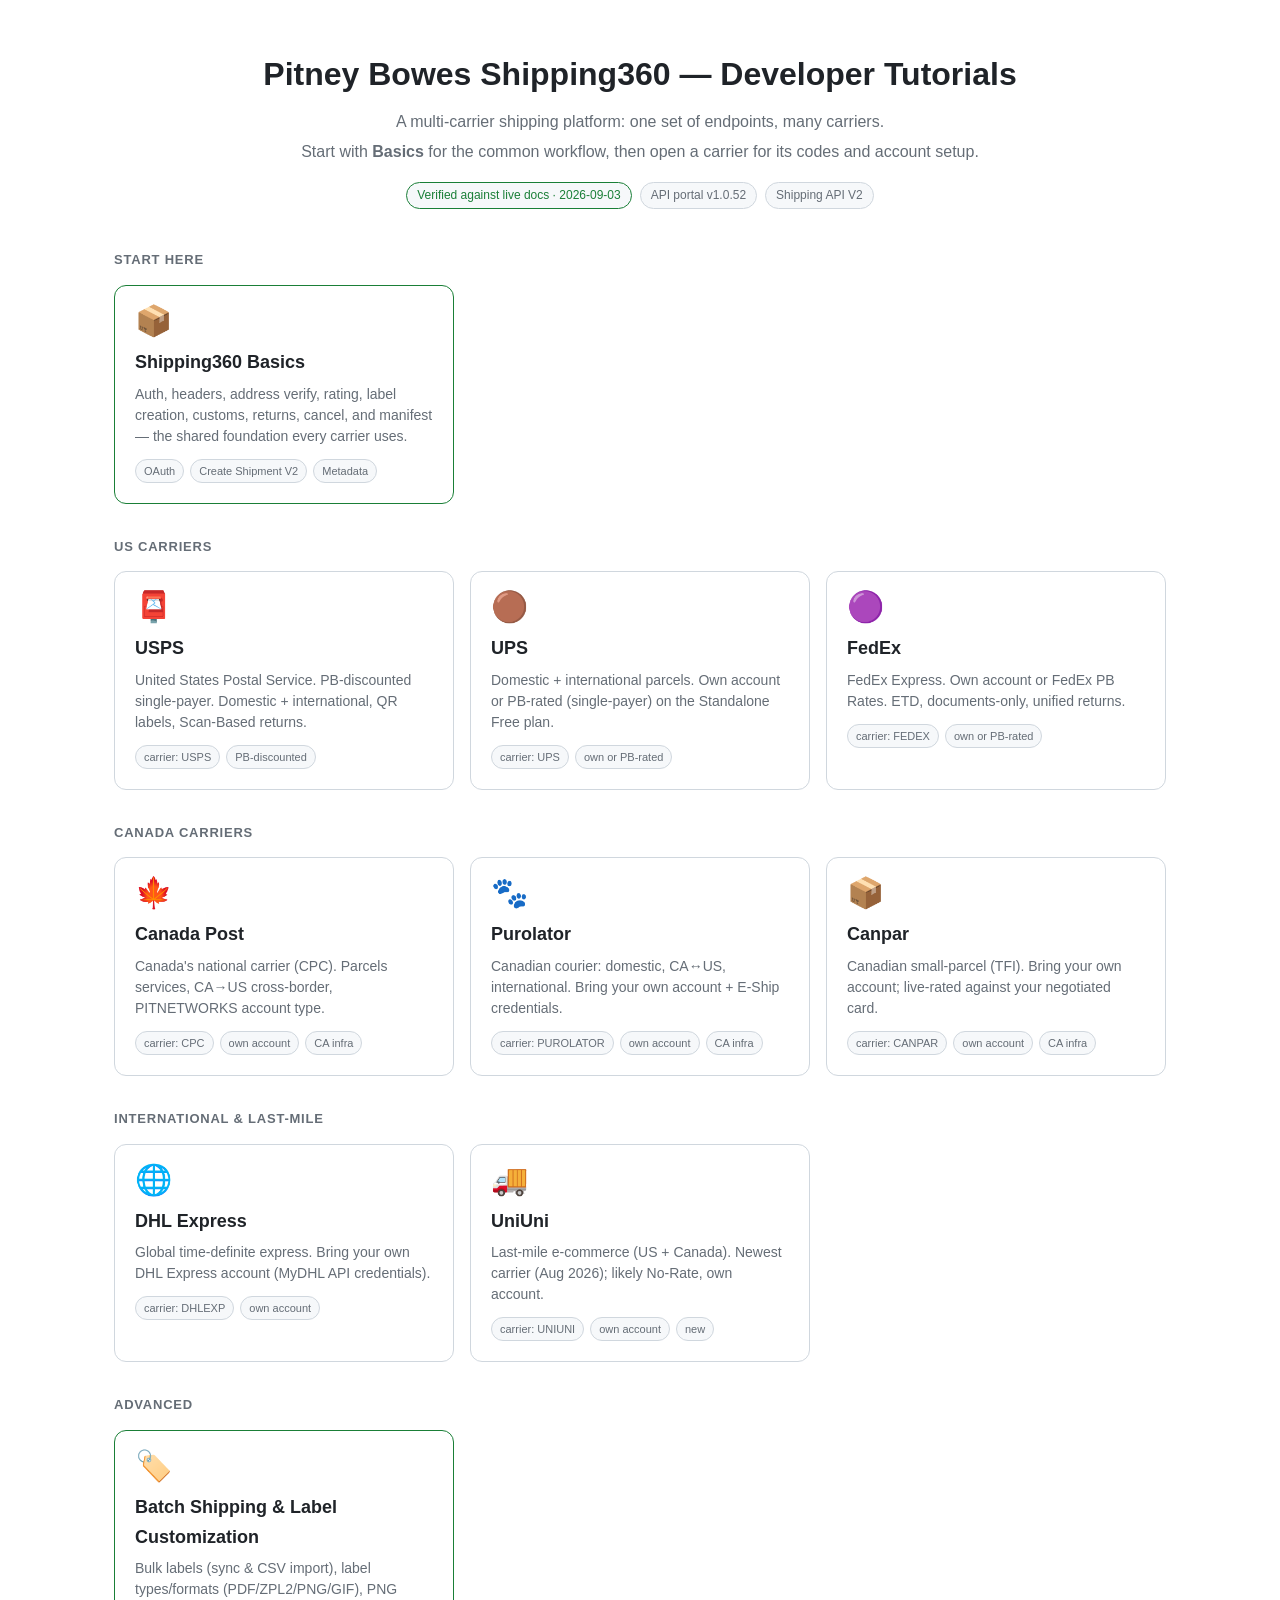
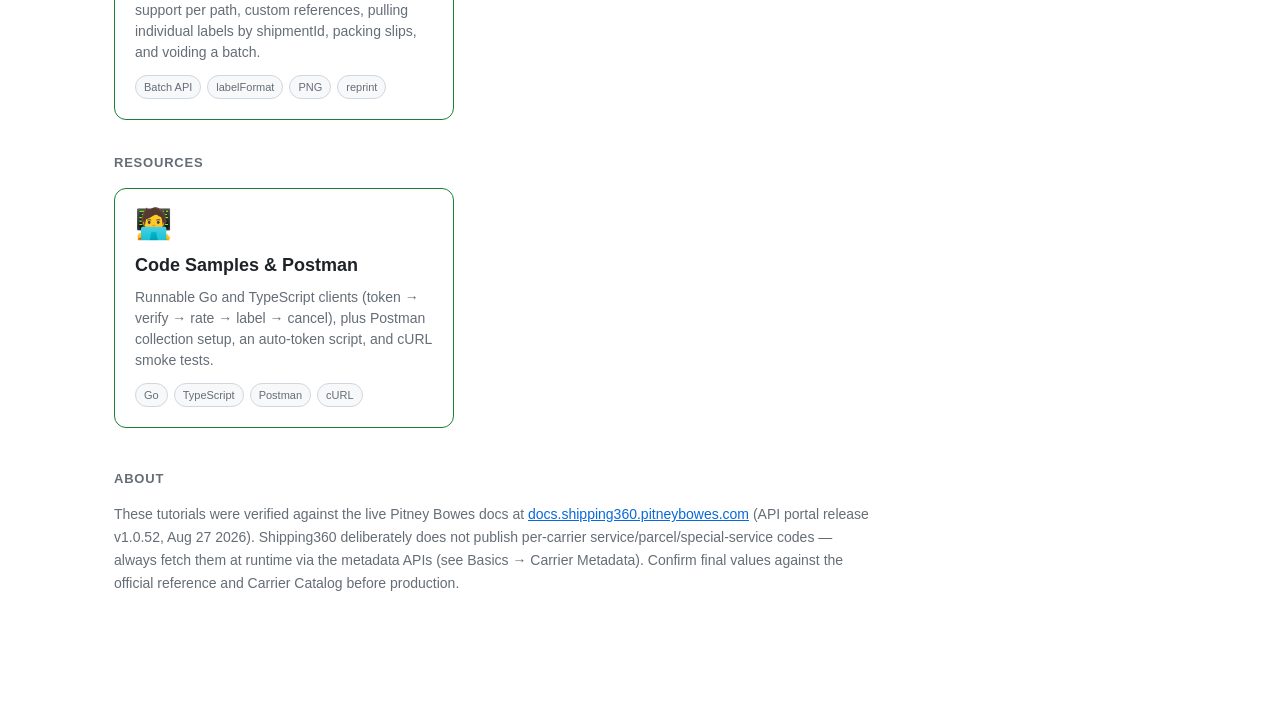
<file: index.html>
<!DOCTYPE html>
<html lang="en">
<head>
<meta charset="UTF-8">
<meta name="viewport" content="width=device-width, initial-scale=1.0">
<title>Pitney Bowes Shipping360 — Carrier Tutorials</title>
<link rel="stylesheet" href="assets/style.css">
</head>
<body>
<div class="idx-wrap">
  <div class="idx-head">
    <h1>Pitney Bowes Shipping360 — Developer Tutorials</h1>
    <p>A multi-carrier shipping platform: one set of endpoints, many carriers.</p>
    <p>Start with <strong>Basics</strong> for the common workflow, then open a carrier for its codes and account setup.</p>
    <div class="idx-badges">
      <span class="badge green">Verified against live docs · 2026-09-03</span>
      <span class="badge">API portal v1.0.52</span>
      <span class="badge">Shipping API V2</span>
    </div>
  </div>

  <div class="section-label">Start here</div>
  <div class="card-grid">
    <a class="card feature" href="tutorials/00-basics.html">
      <div class="emoji">📦</div>
      <h3>Shipping360 Basics</h3>
      <p>Auth, headers, address verify, rating, label creation, customs, returns, cancel, and manifest — the shared foundation every carrier uses.</p>
      <div class="tags"><span class="tag">OAuth</span><span class="tag">Create Shipment V2</span><span class="tag">Metadata</span></div>
    </a>
  </div>

  <div class="section-label">US carriers</div>
  <div class="card-grid">
    <a class="card" href="tutorials/usps.html">
      <div class="emoji">📮</div>
      <h3>USPS</h3>
      <p>United States Postal Service. PB-discounted single-payer. Domestic + international, QR labels, Scan-Based returns.</p>
      <div class="tags"><span class="tag">carrier: USPS</span><span class="tag">PB-discounted</span></div>
    </a>
    <a class="card" href="tutorials/ups.html">
      <div class="emoji">🟤</div>
      <h3>UPS</h3>
      <p>Domestic + international parcels. Own account or PB-rated (single-payer) on the Standalone Free plan.</p>
      <div class="tags"><span class="tag">carrier: UPS</span><span class="tag">own or PB-rated</span></div>
    </a>
    <a class="card" href="tutorials/fedex.html">
      <div class="emoji">🟣</div>
      <h3>FedEx</h3>
      <p>FedEx Express. Own account or FedEx PB Rates. ETD, documents-only, unified returns.</p>
      <div class="tags"><span class="tag">carrier: FEDEX</span><span class="tag">own or PB-rated</span></div>
    </a>
  </div>

  <div class="section-label">Canada carriers</div>
  <div class="card-grid">
    <a class="card" href="tutorials/canadapost.html">
      <div class="emoji">🍁</div>
      <h3>Canada Post</h3>
      <p>Canada's national carrier (CPC). Parcels services, CA→US cross-border, PITNETWORKS account type.</p>
      <div class="tags"><span class="tag">carrier: CPC</span><span class="tag">own account</span><span class="tag">CA infra</span></div>
    </a>
    <a class="card" href="tutorials/purolator.html">
      <div class="emoji">🐾</div>
      <h3>Purolator</h3>
      <p>Canadian courier: domestic, CA↔US, international. Bring your own account + E-Ship credentials.</p>
      <div class="tags"><span class="tag">carrier: PUROLATOR</span><span class="tag">own account</span><span class="tag">CA infra</span></div>
    </a>
    <a class="card" href="tutorials/canpar.html">
      <div class="emoji">📦</div>
      <h3>Canpar</h3>
      <p>Canadian small-parcel (TFI). Bring your own account; live-rated against your negotiated card.</p>
      <div class="tags"><span class="tag">carrier: CANPAR</span><span class="tag">own account</span><span class="tag">CA infra</span></div>
    </a>
  </div>

  <div class="section-label">International & last-mile</div>
  <div class="card-grid">
    <a class="card" href="tutorials/dhlexpress.html">
      <div class="emoji">🌐</div>
      <h3>DHL Express</h3>
      <p>Global time-definite express. Bring your own DHL Express account (MyDHL API credentials).</p>
      <div class="tags"><span class="tag">carrier: DHLEXP</span><span class="tag">own account</span></div>
    </a>
    <a class="card" href="tutorials/uniuni.html">
      <div class="emoji">🚚</div>
      <h3>UniUni</h3>
      <p>Last-mile e-commerce (US + Canada). Newest carrier (Aug 2026); likely No-Rate, own account.</p>
      <div class="tags"><span class="tag">carrier: UNIUNI</span><span class="tag">own account</span><span class="tag">new</span></div>
    </a>
  </div>

  <div class="section-label">Advanced</div>
  <div class="card-grid">
    <a class="card feature" href="tutorials/batch-labels.html">
      <div class="emoji">🏷️</div>
      <h3>Batch Shipping &amp; Label Customization</h3>
      <p>Bulk labels (sync &amp; CSV import), label types/formats (PDF/ZPL2/PNG/GIF), PNG support per path, custom references, pulling individual labels by shipmentId, packing slips, and voiding a batch.</p>
      <div class="tags"><span class="tag">Batch API</span><span class="tag">labelFormat</span><span class="tag">PNG</span><span class="tag">reprint</span></div>
    </a>
  </div>

  <div class="section-label">Resources</div>
  <div class="card-grid">
    <a class="card feature" href="tutorials/resources.html">
      <div class="emoji">🧑‍💻</div>
      <h3>Code Samples &amp; Postman</h3>
      <p>Runnable Go and TypeScript clients (token → verify → rate → label → cancel), plus Postman collection setup, an auto-token script, and cURL smoke tests.</p>
      <div class="tags"><span class="tag">Go</span><span class="tag">TypeScript</span><span class="tag">Postman</span><span class="tag">cURL</span></div>
    </a>
  </div>

  <div class="section-label" style="margin-top:40px;">About</div>
  <p style="color:var(--muted);font-size:14px;max-width:760px;">
    These tutorials were verified against the live Pitney Bowes docs at
    <a href="https://docs.shipping360.pitneybowes.com" target="_blank" rel="noopener">docs.shipping360.pitneybowes.com</a>
    (API portal release v1.0.52, Aug 27 2026). Shipping360 deliberately does not publish per-carrier service/parcel/special-service codes — always fetch them at runtime via the metadata APIs (see Basics → Carrier Metadata). Confirm final values against the official reference and Carrier Catalog before production.
  </p>
</div>
</body>
</html>
</file>
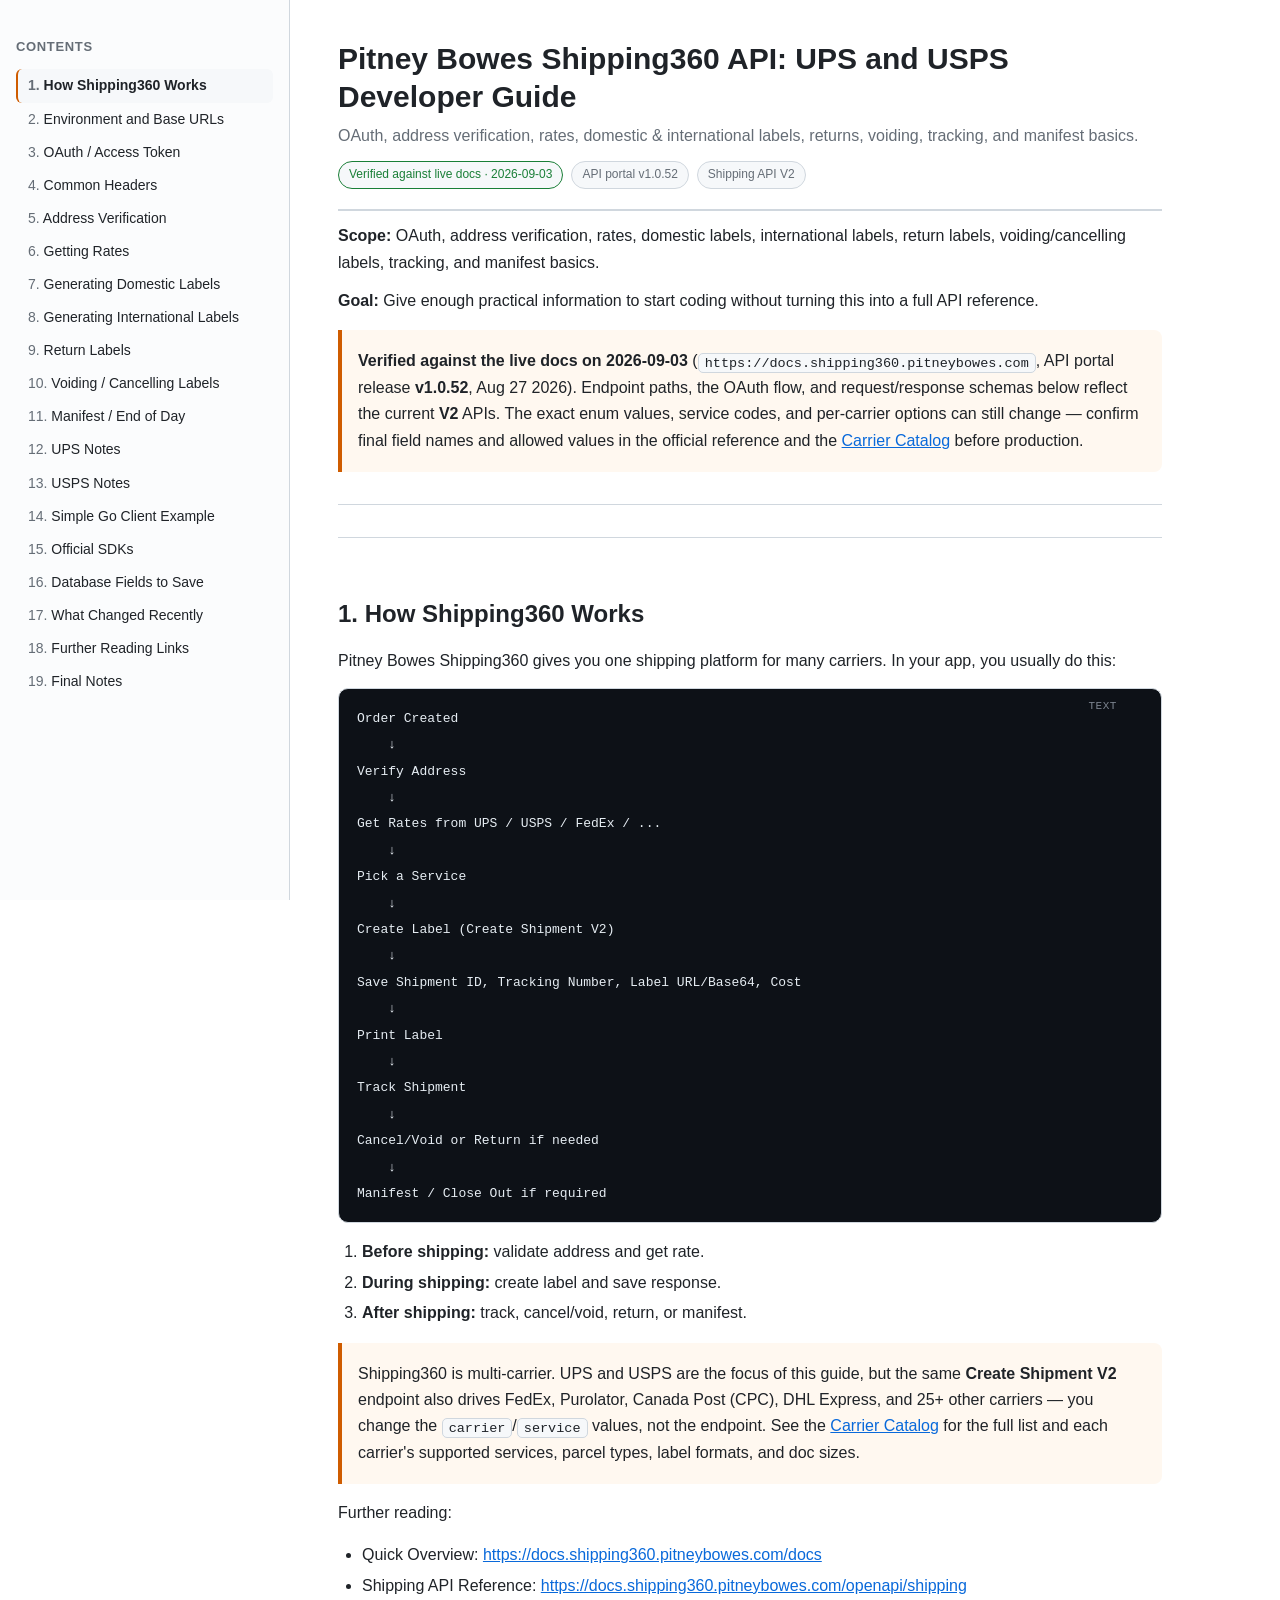
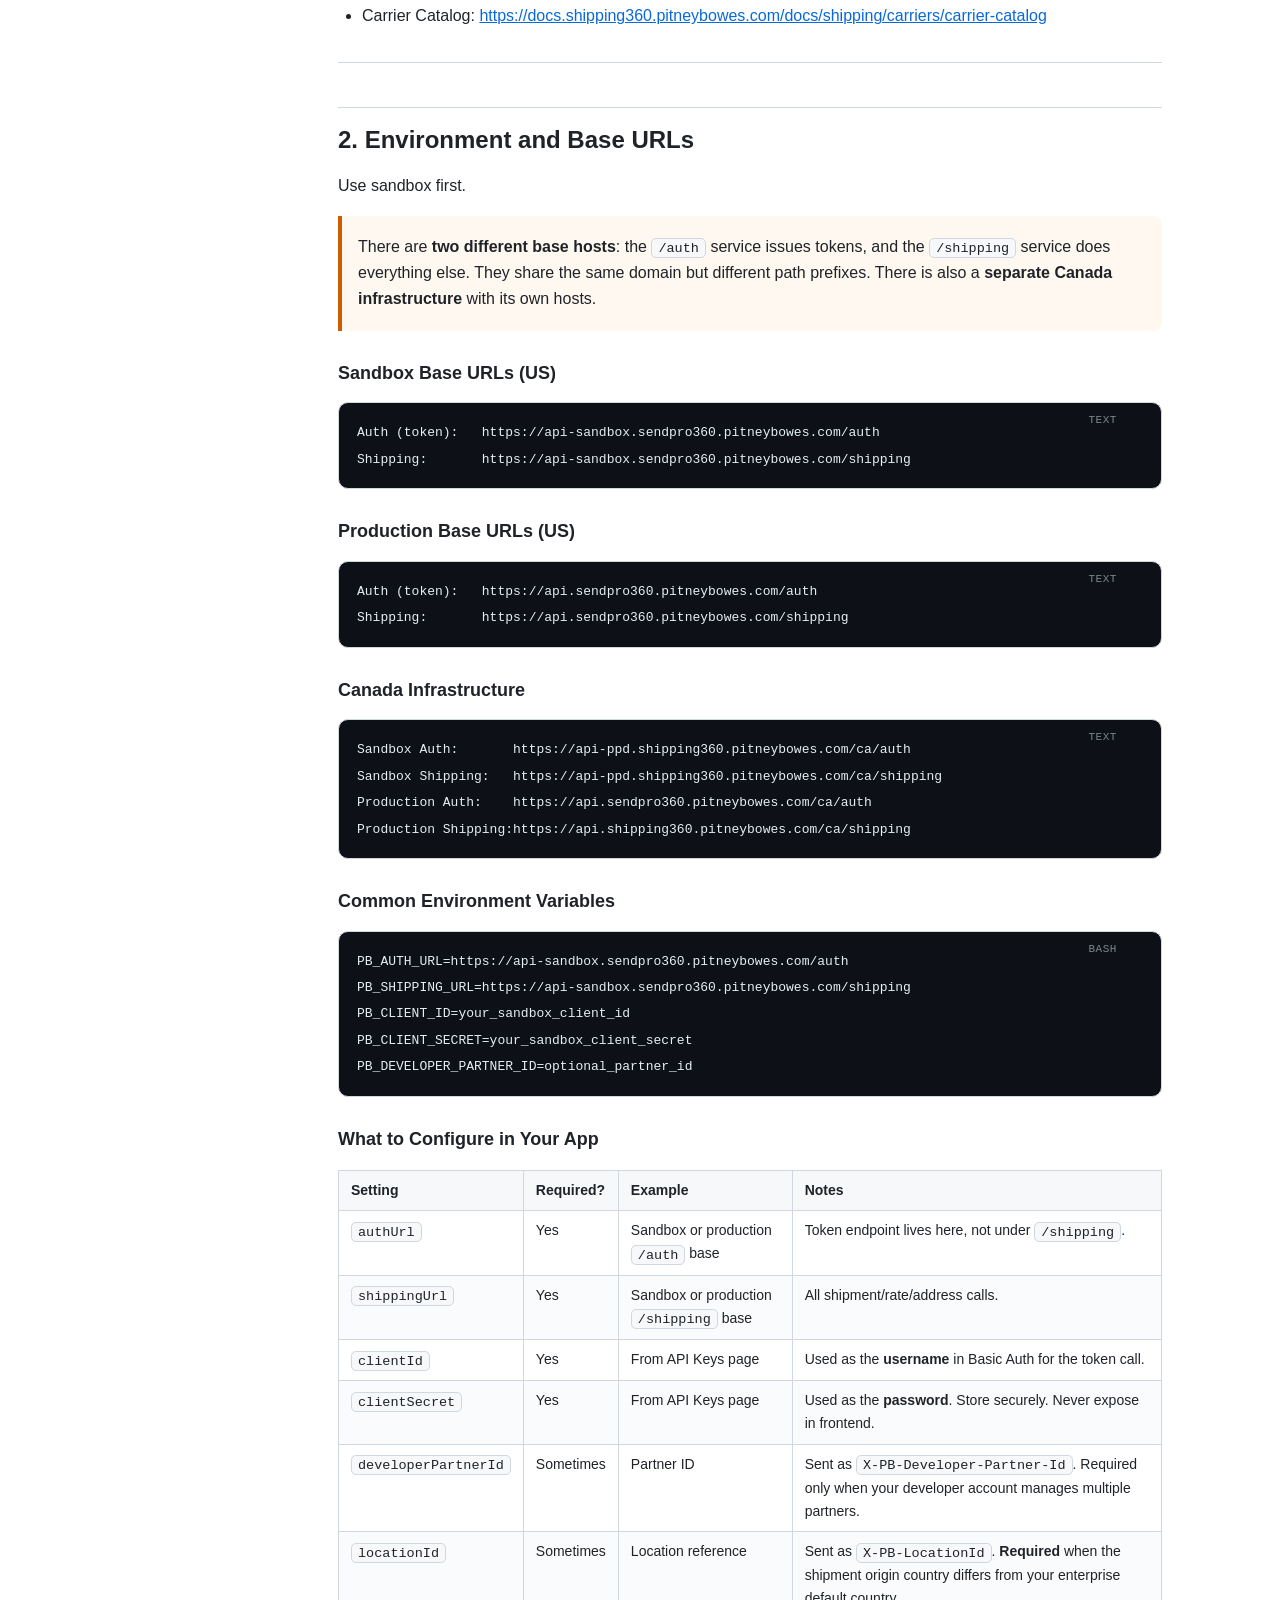
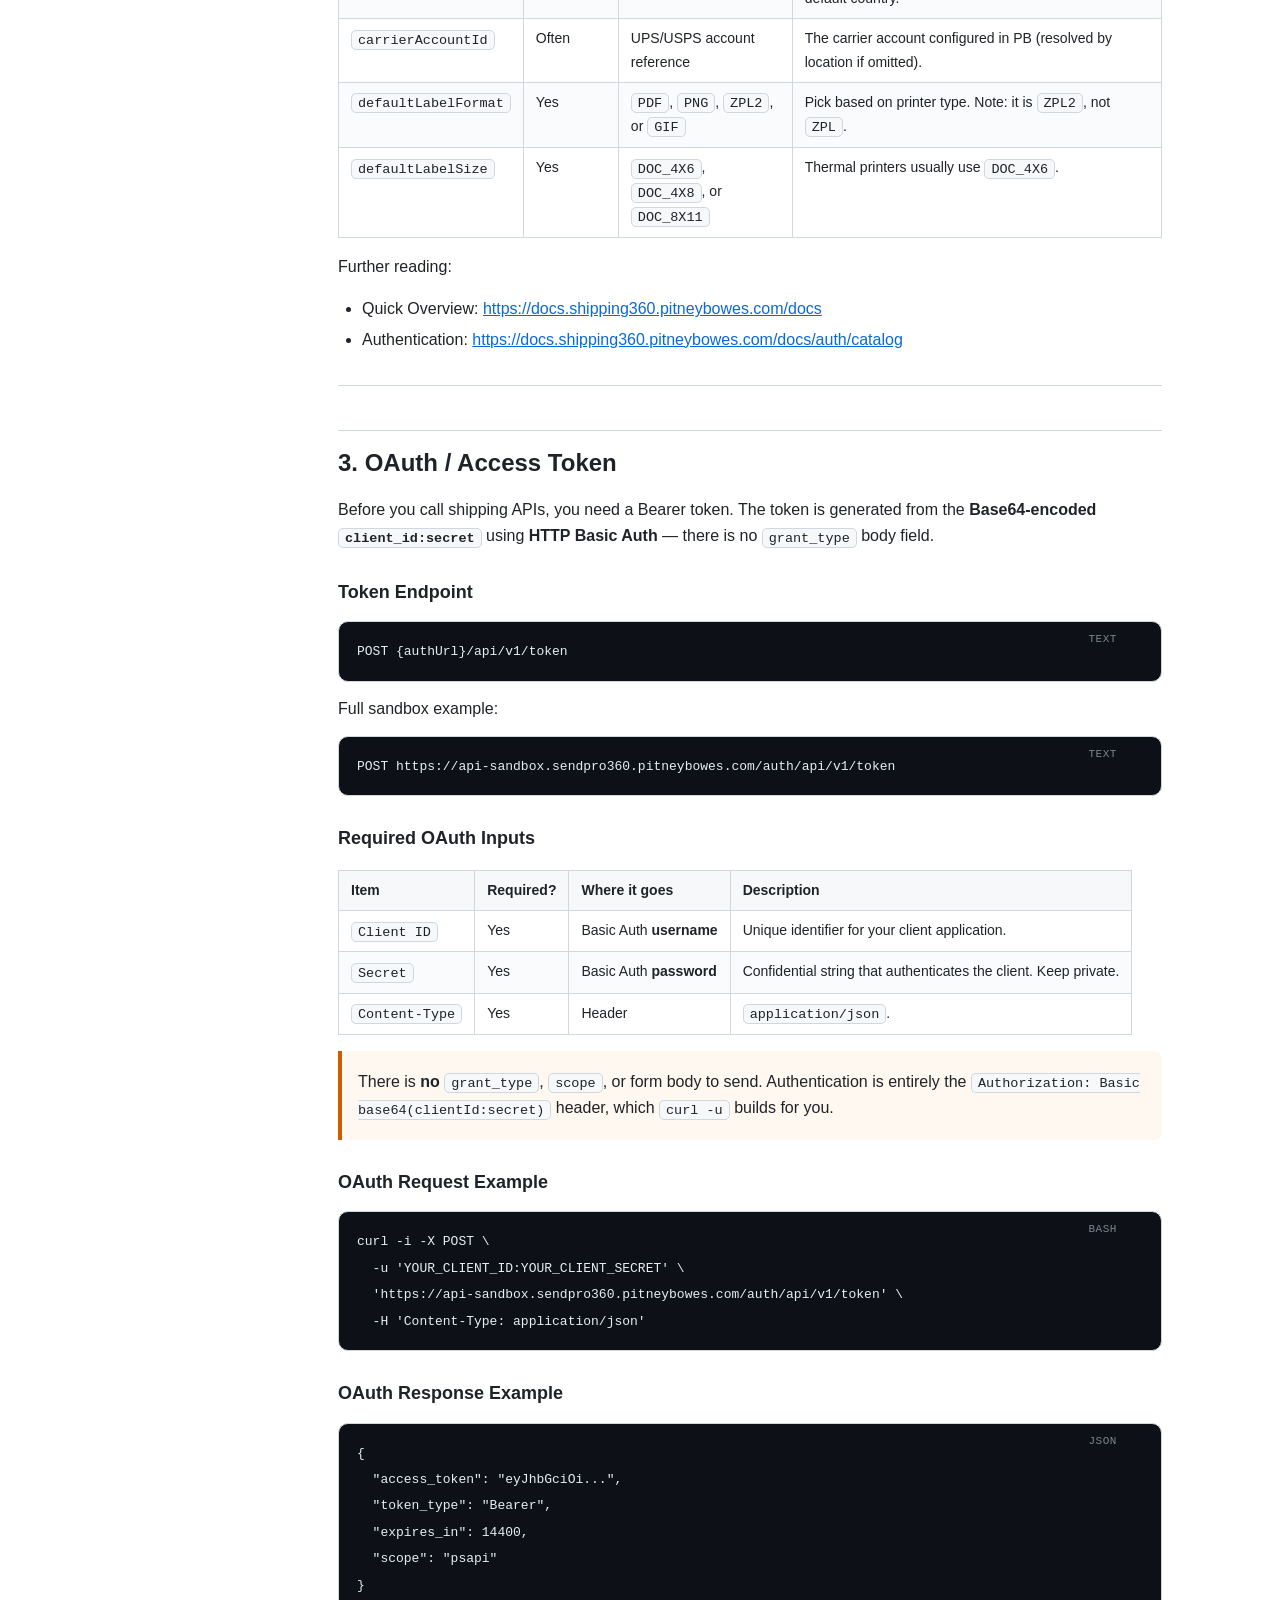
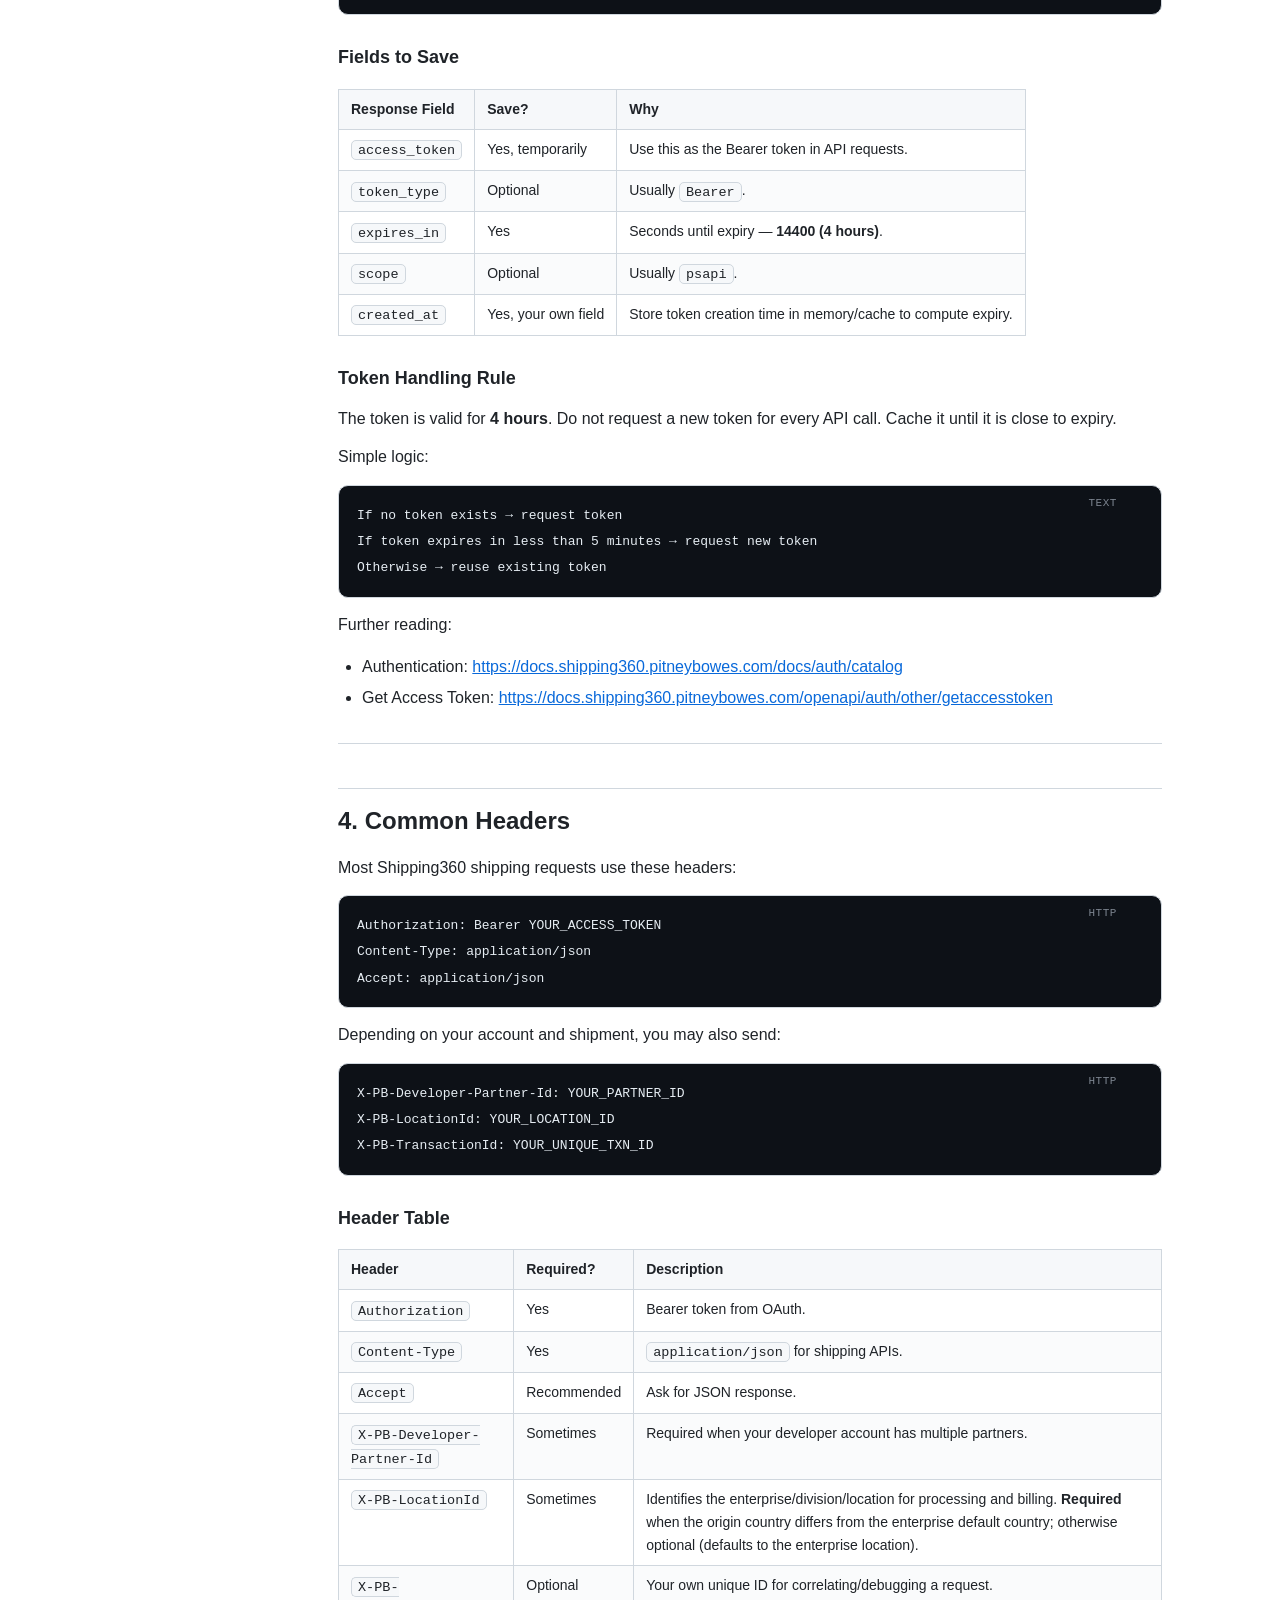
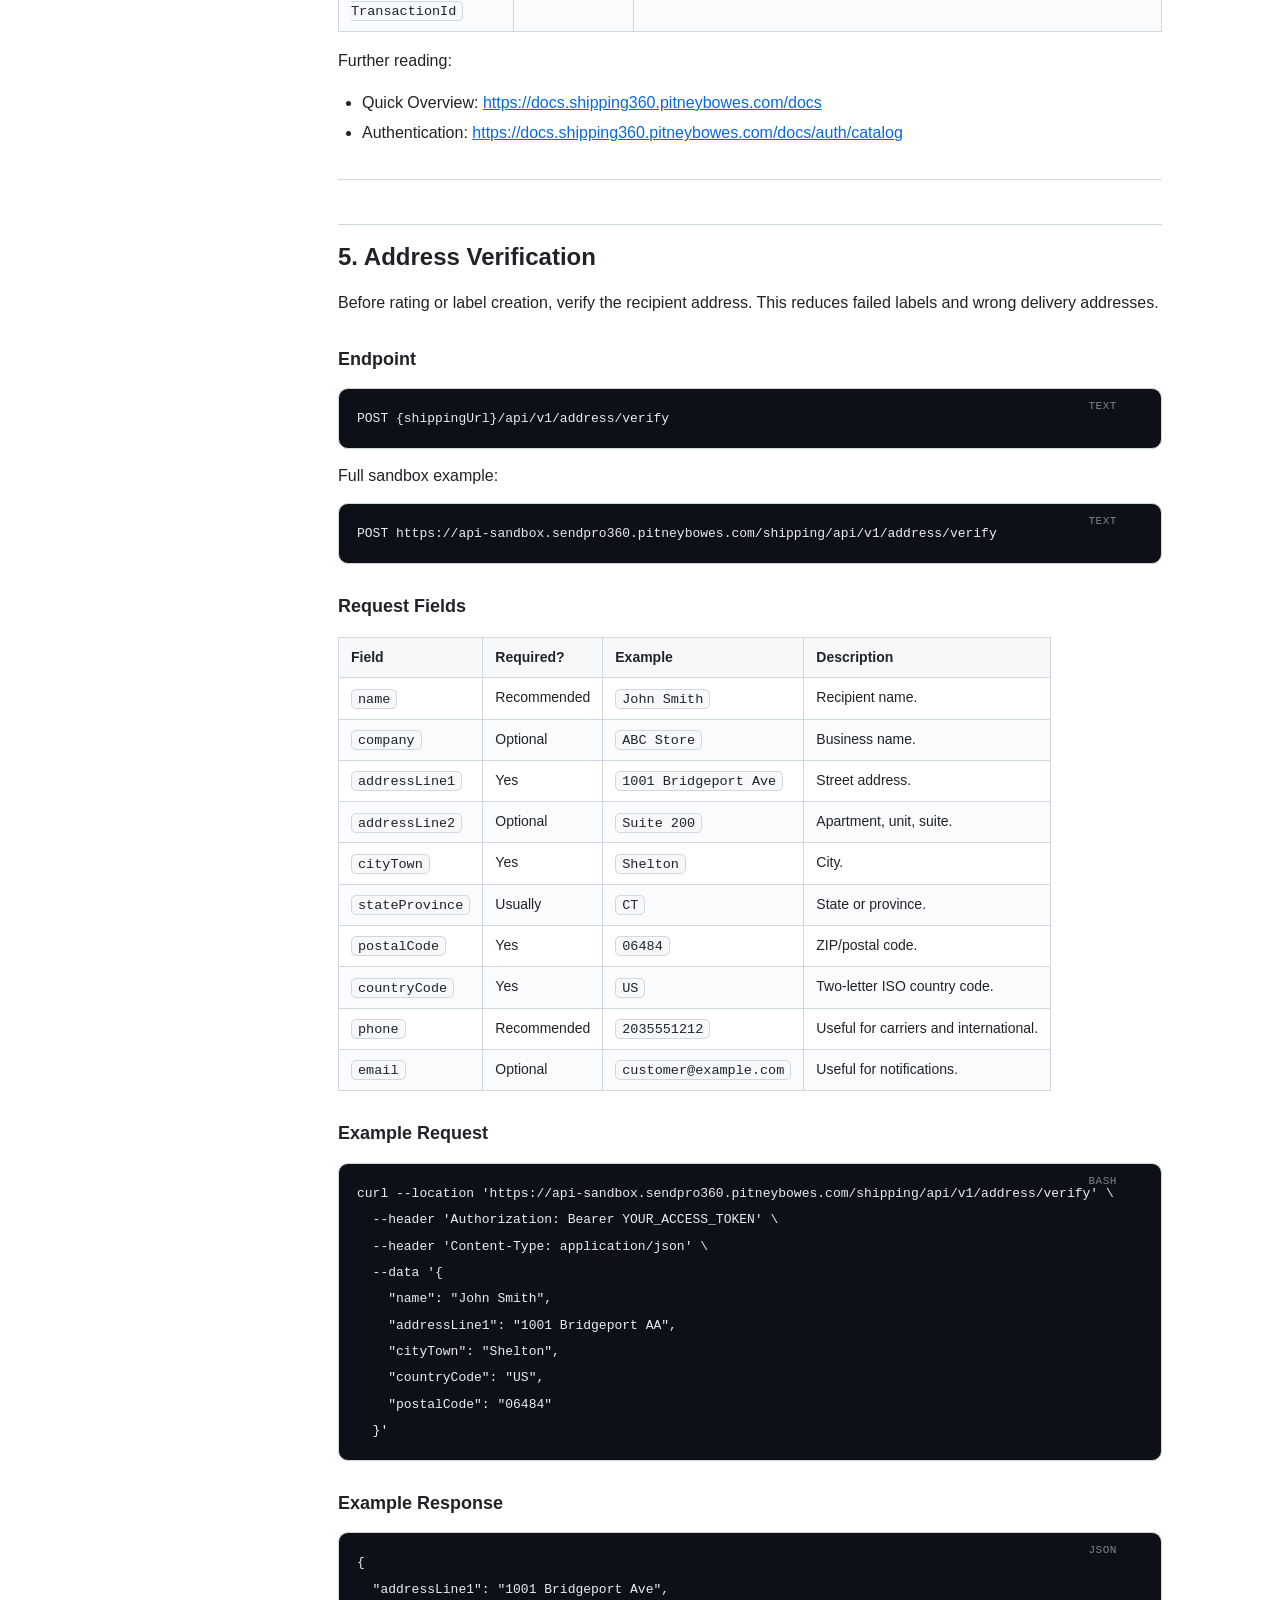
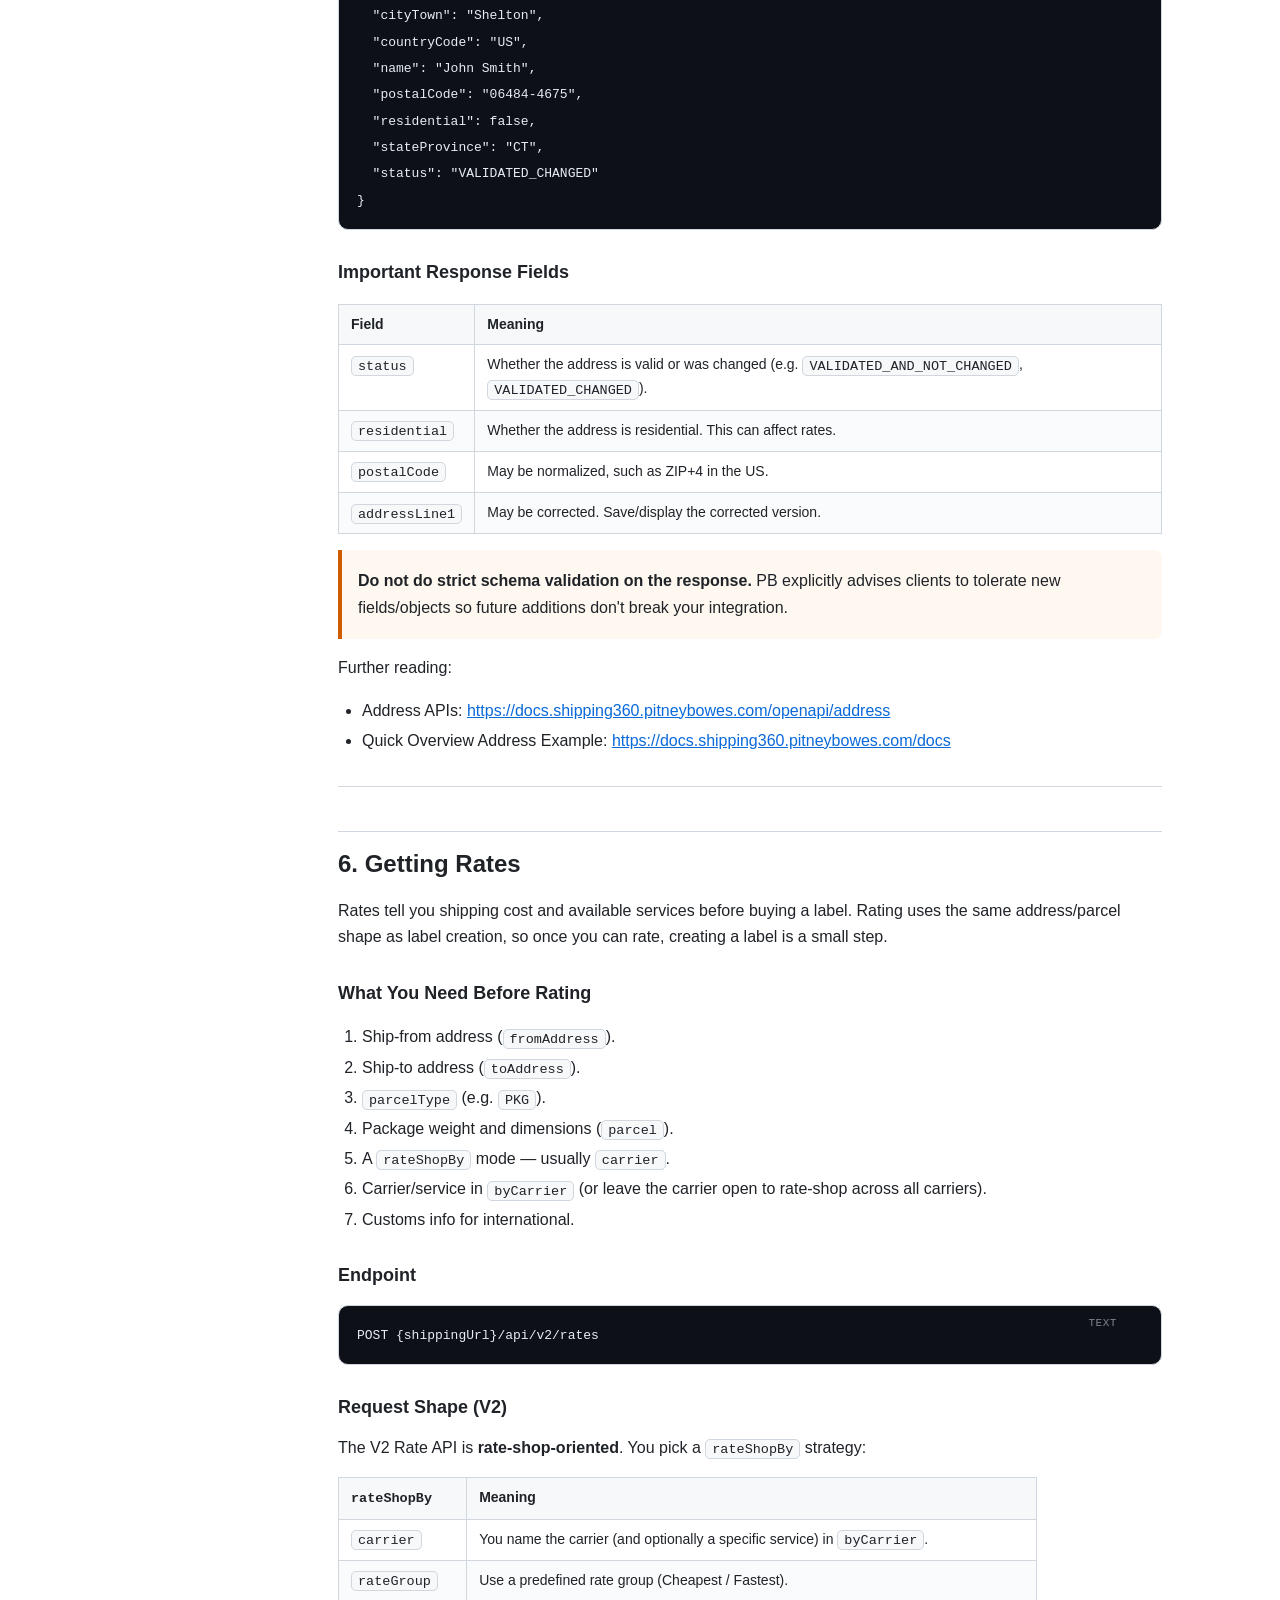
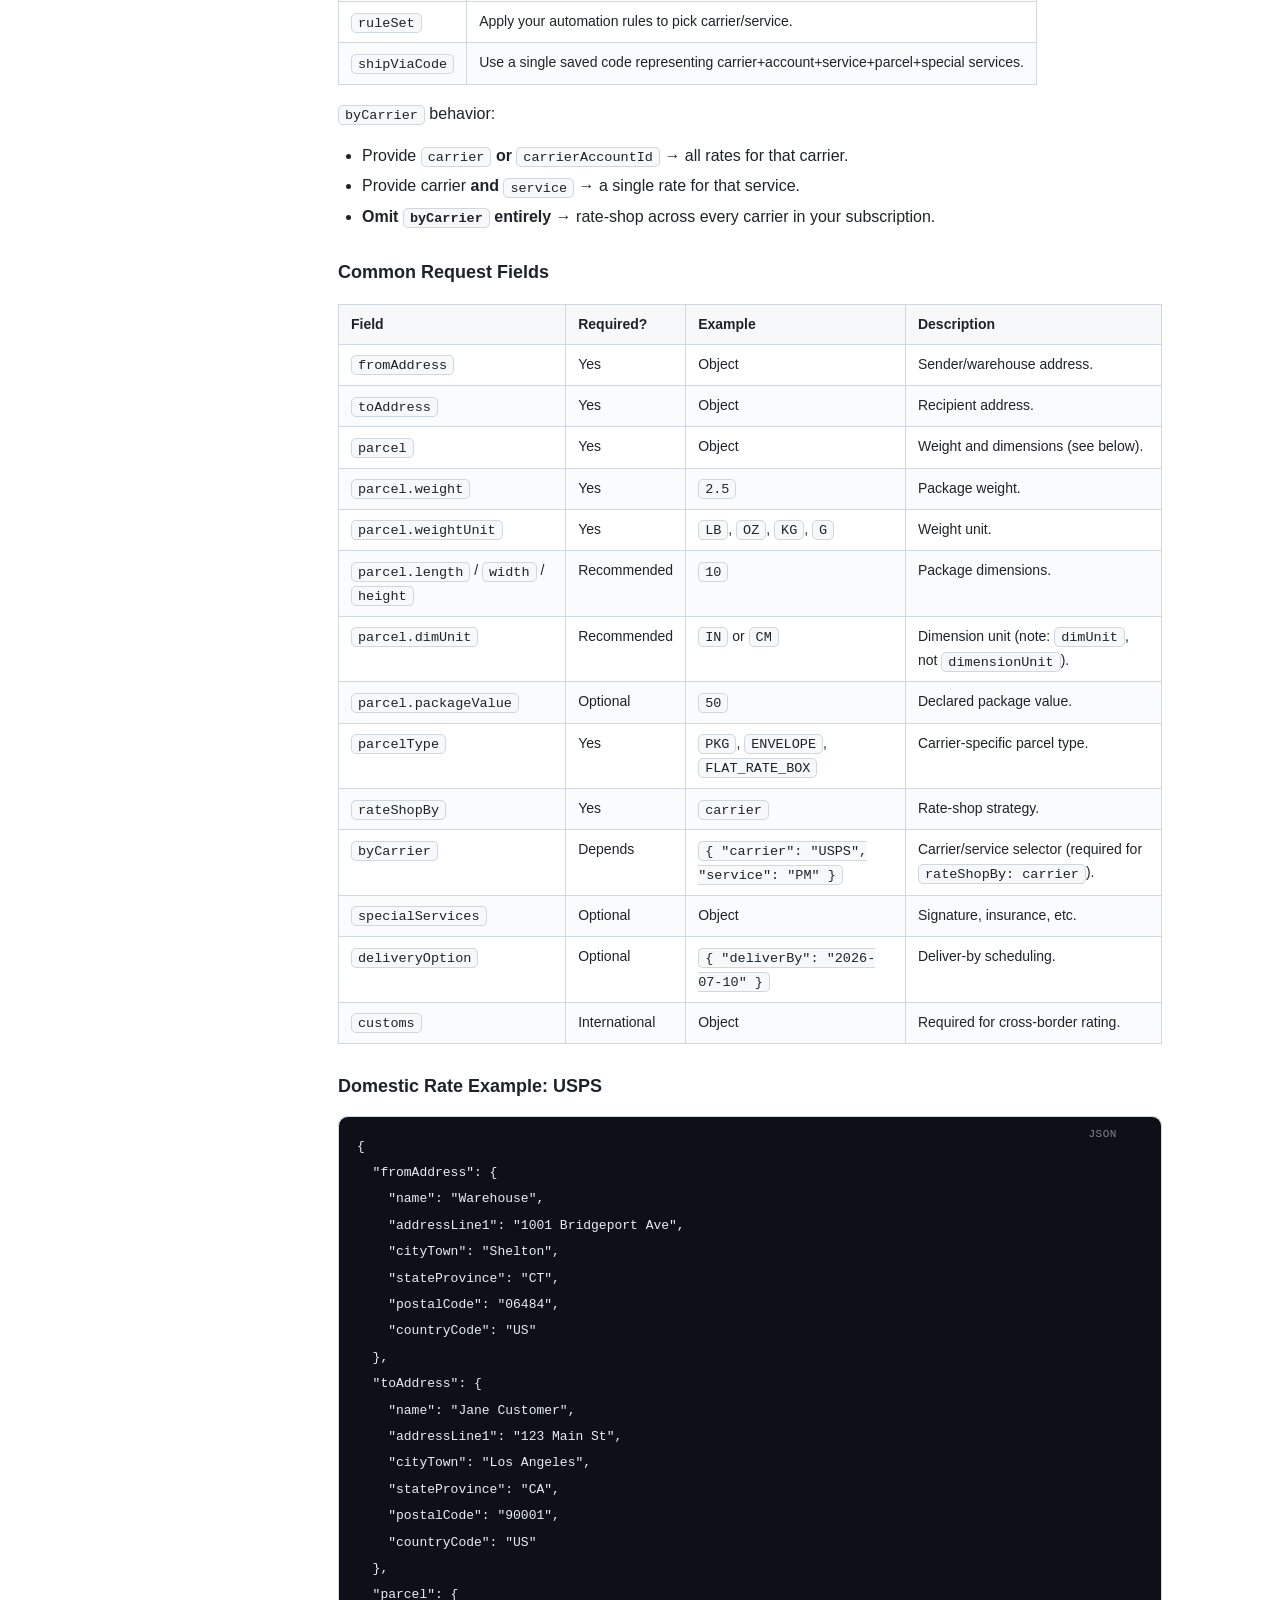
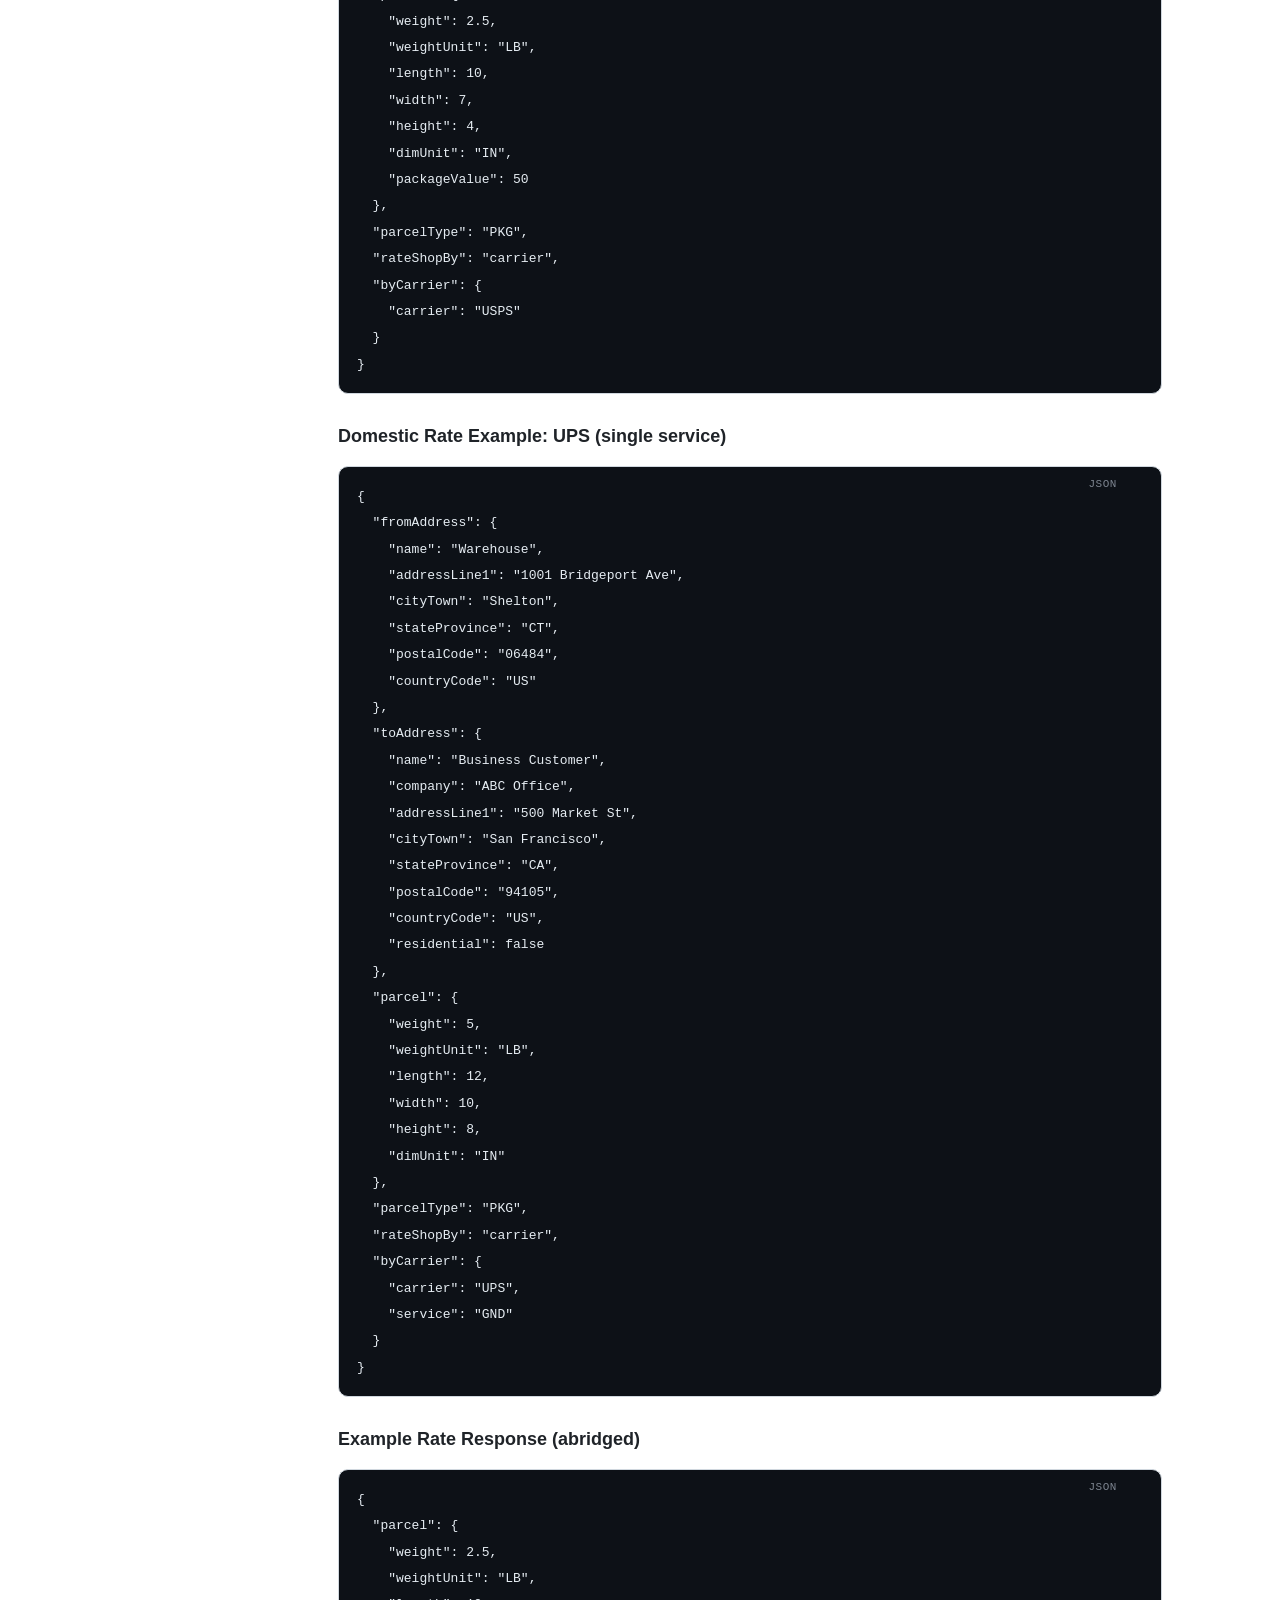
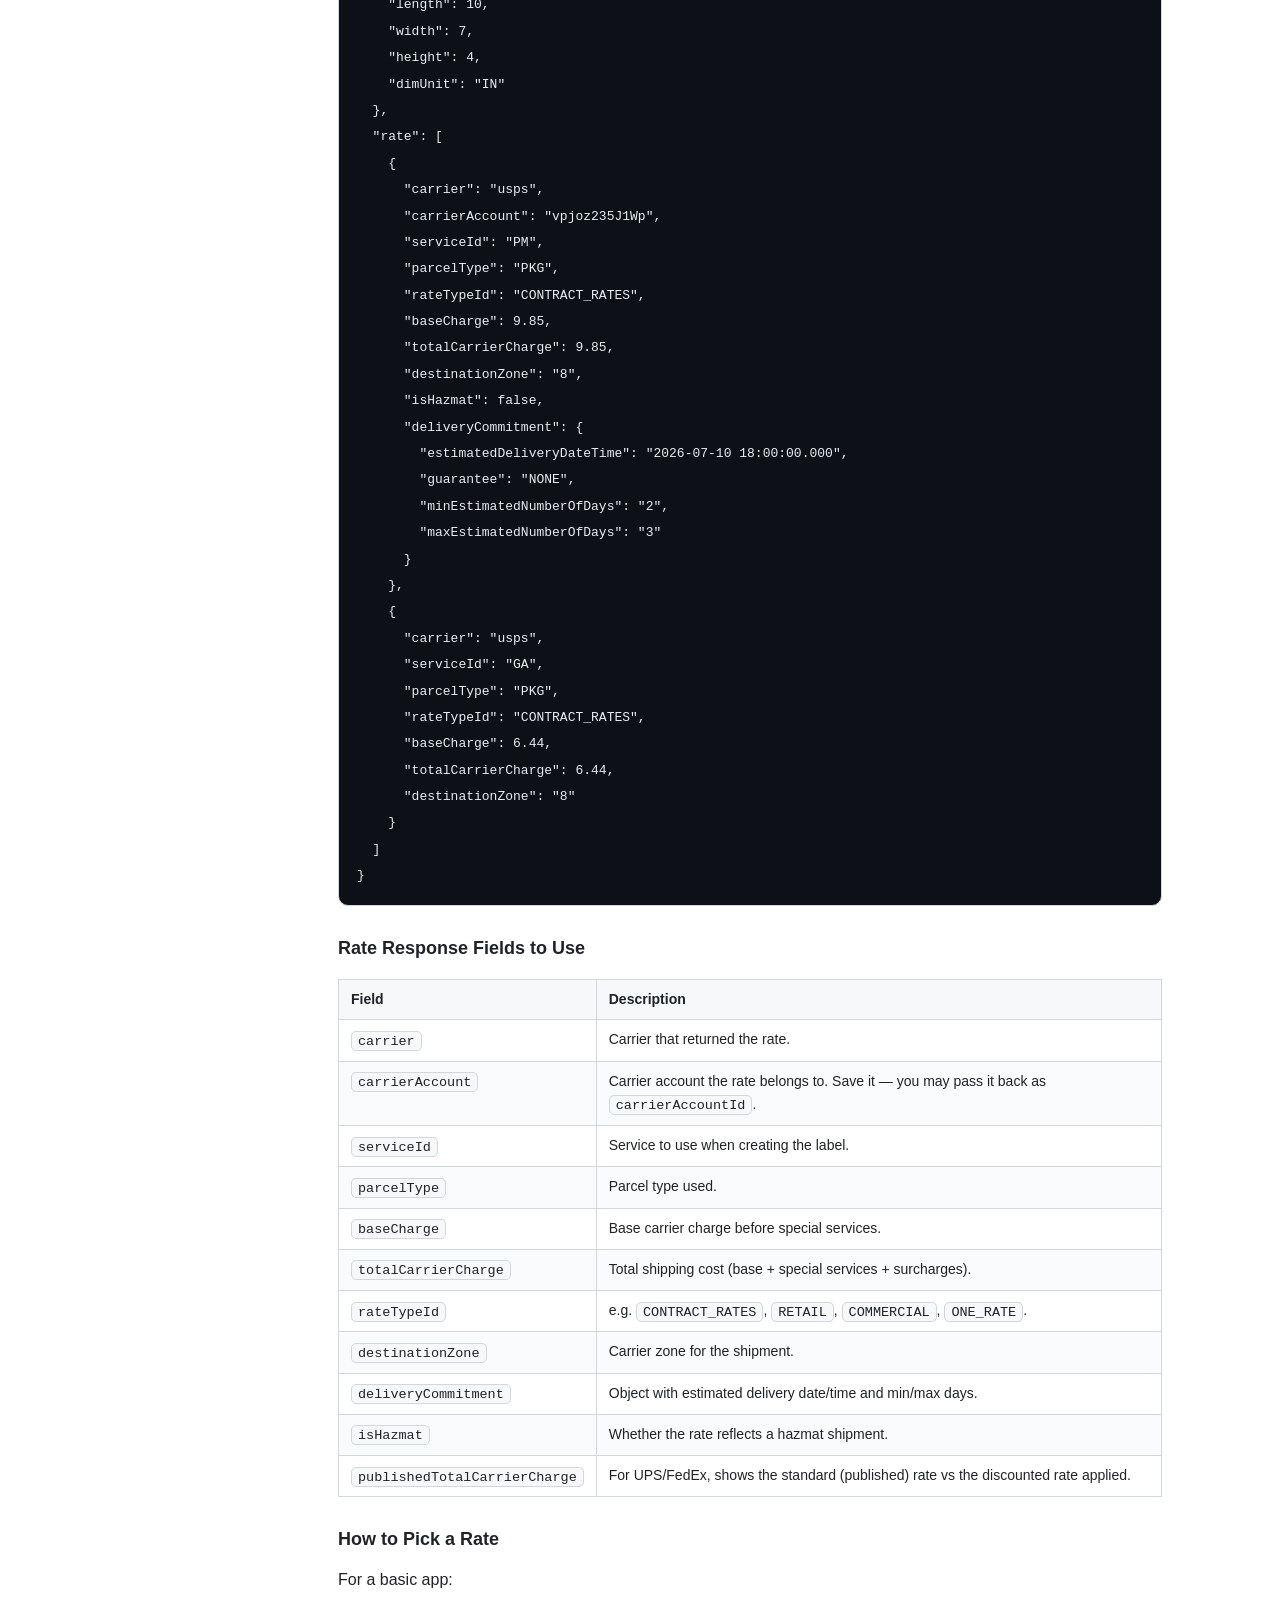
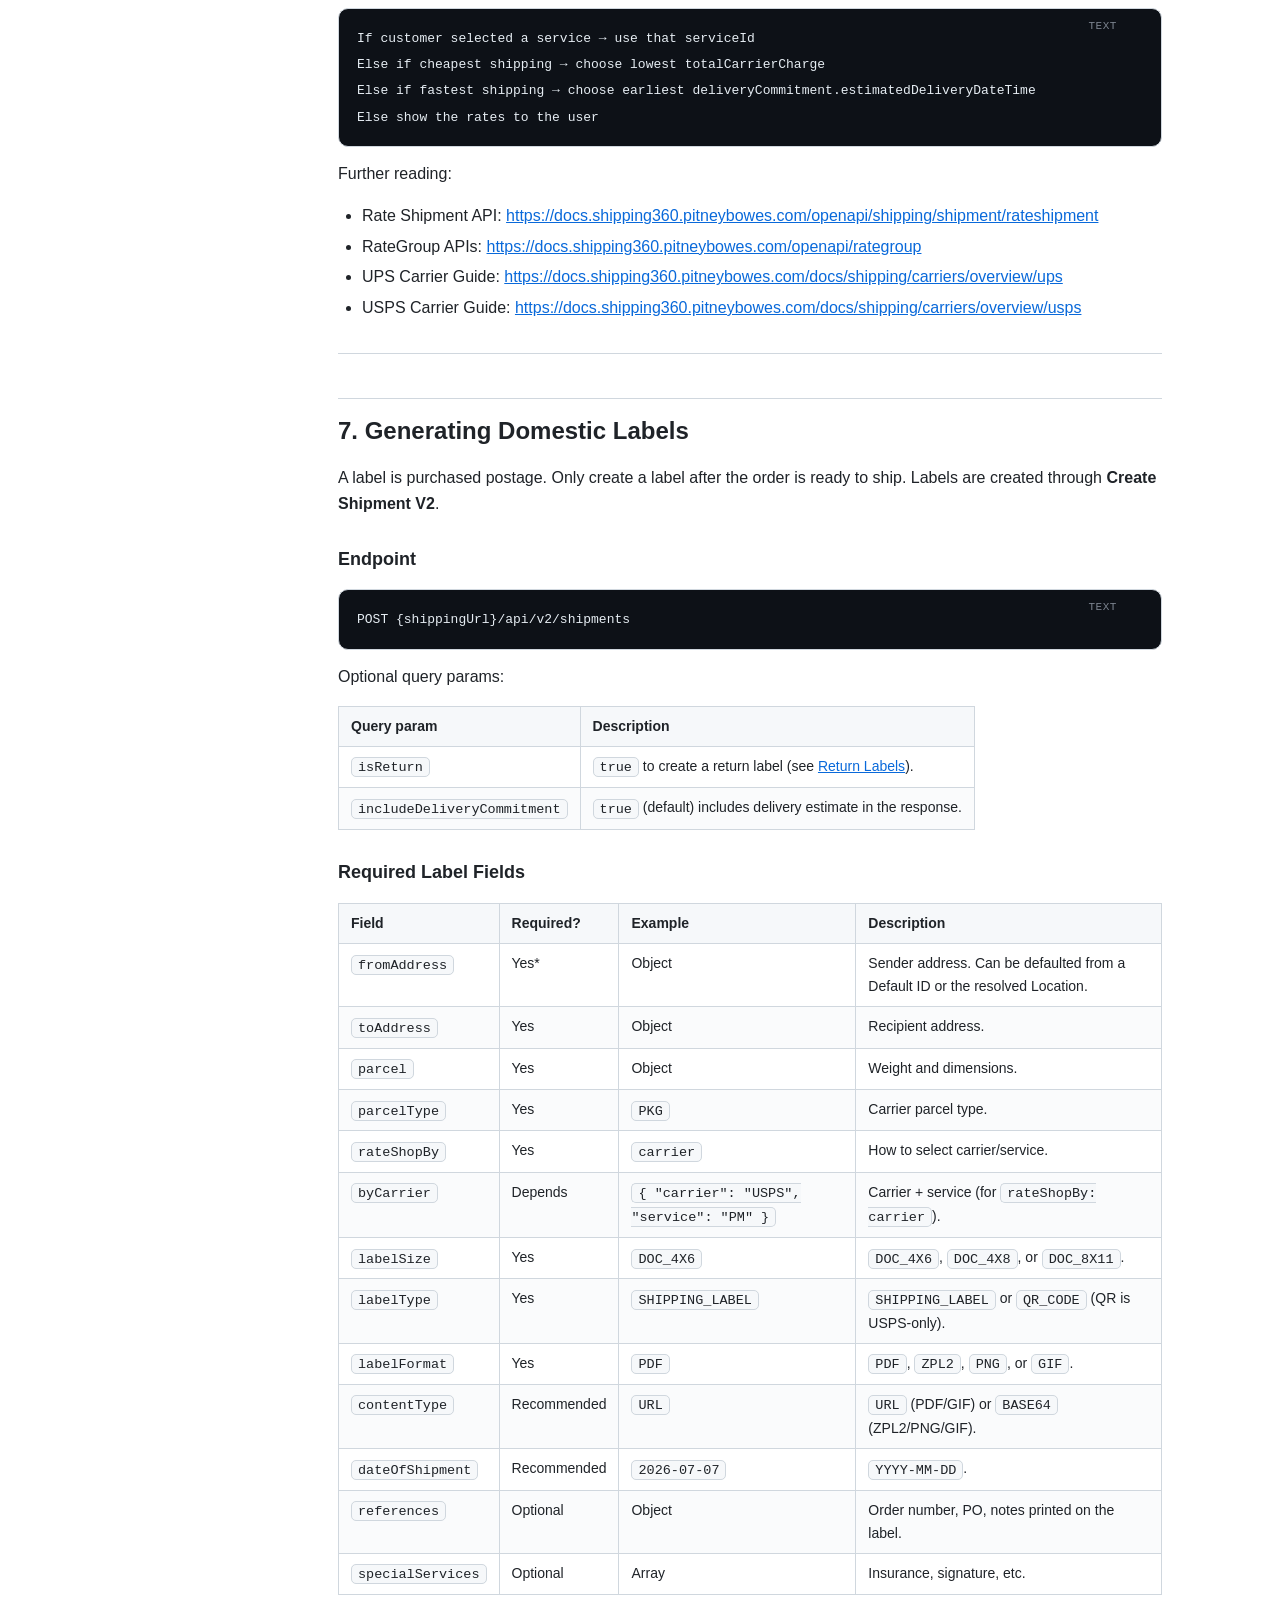
<file: Shipping360_UPS_USPS_Guide.html>
<!DOCTYPE html>
<html lang="en">
<head>
<meta charset="UTF-8">
<meta name="viewport" content="width=device-width, initial-scale=1.0">
<title>Pitney Bowes Shipping360 API — UPS &amp; USPS Developer Guide</title>
<style>
  :root {
    --bg: #ffffff; --fg: #1f2328; --muted: #656d76; --border: #d0d7de;
    --code-bg: #f6f8fa; --pre-bg: #0d1117; --pre-fg: #e6edf3;
    --accent: #cf5c00; --accent2: #1a7f37; --link: #0969da;
    --tbl-head: #f6f8fa; --tbl-alt: #fafbfc; --note-bg: #fff8f0; --note-border: #cf5c00;
    --sidebar-bg: #fbfcfd;
  }
  @media (prefers-color-scheme: dark) {
    :root {
      --bg: #0d1117; --fg: #e6edf3; --muted: #8b949e; --border: #30363d;
      --code-bg: #161b22; --pre-bg: #010409; --pre-fg: #e6edf3;
      --accent: #ff8c42; --accent2: #3fb950; --link: #58a6ff;
      --tbl-head: #161b22; --tbl-alt: #12161c; --note-bg: #1c1712; --note-border: #ff8c42;
      --sidebar-bg: #0f141a;
    }
  }
  * { box-sizing: border-box; }
  html { scroll-behavior: smooth; }
  body {
    margin: 0; background: var(--bg); color: var(--fg);
    font: 16px/1.65 -apple-system, BlinkMacSystemFont, "Segoe UI", Helvetica, Arial, sans-serif;
  }
  .layout { display: flex; max-width: 1280px; margin: 0 auto; }
  /* Sidebar TOC */
  .sidebar {
    width: 290px; flex: 0 0 290px; position: sticky; top: 0; height: 100vh;
    overflow-y: auto; padding: 24px 16px; border-right: 1px solid var(--border);
    background: var(--sidebar-bg);
  }
  .sidebar h2 { font-size: 13px; text-transform: uppercase; letter-spacing: .05em; color: var(--muted); margin: 0 0 12px; }
  .sidebar ol { list-style: none; margin: 0; padding: 0; counter-reset: toc; }
  .sidebar li { margin: 0; counter-increment: toc; }
  .sidebar a {
    display: block; padding: 5px 10px; border-radius: 6px; color: var(--fg);
    text-decoration: none; font-size: 14px; border-left: 2px solid transparent;
  }
  .sidebar a::before { content: counter(toc) ". "; color: var(--muted); }
  .sidebar a:hover { background: var(--code-bg); }
  .sidebar a.active { border-left-color: var(--accent); background: var(--code-bg); font-weight: 600; }
  /* Content */
  .content { flex: 1 1 auto; min-width: 0; padding: 40px 48px 120px; max-width: 920px; }
  header.hero { border-bottom: 2px solid var(--border); padding-bottom: 20px; margin-bottom: 8px; }
  header.hero h1 { font-size: 30px; margin: 0 0 8px; line-height: 1.25; }
  header.hero .badges { display: flex; gap: 8px; flex-wrap: wrap; margin-top: 12px; }
  .badge { font-size: 12px; padding: 3px 10px; border-radius: 999px; background: var(--code-bg); border: 1px solid var(--border); color: var(--muted); }
  .badge.green { color: var(--accent2); border-color: var(--accent2); }
  h2 { font-size: 24px; margin: 44px 0 14px; padding-top: 12px; border-top: 1px solid var(--border); scroll-margin-top: 16px; }
  h2:first-of-type { border-top: none; }
  h3 { font-size: 18px; margin: 28px 0 10px; scroll-margin-top: 16px; }
  h4 { font-size: 15px; margin: 20px 0 8px; color: var(--muted); text-transform: uppercase; letter-spacing: .03em; }
  p { margin: 12px 0; }
  a { color: var(--link); }
  ul, ol { padding-left: 24px; }
  li { margin: 4px 0; }
  code { font-family: "SF Mono", ui-monospace, Menlo, Consolas, monospace; font-size: 13.5px; }
  p code, li code, td code { background: var(--code-bg); padding: 1.5px 6px; border-radius: 5px; border: 1px solid var(--border); }
  pre {
    background: var(--pre-bg); color: var(--pre-fg); padding: 16px 18px; border-radius: 10px;
    overflow-x: auto; position: relative; margin: 14px 0; border: 1px solid var(--border);
  }
  pre code { font-size: 13px; line-height: 1.6; background: none; border: none; padding: 0; color: inherit; }
  pre .lang { position: absolute; top: 8px; right: 44px; font-size: 11px; color: #7d8590; text-transform: uppercase; letter-spacing: .05em; }
  .copy-btn {
    position: absolute; top: 8px; right: 8px; background: #21262d; color: #c9d1d9; border: 1px solid #30363d;
    border-radius: 6px; padding: 3px 9px; font-size: 11px; cursor: pointer; opacity: 0; transition: opacity .15s;
  }
  pre:hover .copy-btn { opacity: 1; }
  .copy-btn:hover { background: #30363d; }
  .copy-btn.done { color: var(--accent2); border-color: var(--accent2); }
  table { border-collapse: collapse; width: 100%; margin: 16px 0; font-size: 14px; display: block; overflow-x: auto; }
  th, td { border: 1px solid var(--border); padding: 8px 12px; text-align: left; vertical-align: top; }
  th { background: var(--tbl-head); font-weight: 600; }
  tr:nth-child(even) td { background: var(--tbl-alt); }
  blockquote {
    margin: 16px 0; padding: 12px 16px; background: var(--note-bg);
    border-left: 4px solid var(--note-border); border-radius: 0 8px 8px 0; color: var(--fg);
  }
  blockquote p { margin: 6px 0; }
  hr { border: none; border-top: 1px solid var(--border); margin: 32px 0; }
  .topbtn {
    position: fixed; bottom: 24px; right: 24px; background: var(--accent); color: #fff; border: none;
    width: 44px; height: 44px; border-radius: 50%; font-size: 18px; cursor: pointer; opacity: 0;
    transition: opacity .2s; box-shadow: 0 2px 10px rgba(0,0,0,.25); z-index: 50;
  }
  .topbtn.show { opacity: .9; }
  .menu-toggle { display: none; }
  @media (max-width: 900px) {
    .sidebar { position: fixed; left: 0; top: 0; z-index: 100; transform: translateX(-100%); transition: transform .2s; box-shadow: 2px 0 12px rgba(0,0,0,.2); }
    .sidebar.open { transform: translateX(0); }
    .content { padding: 20px 18px 100px; }
    header.hero h1 { font-size: 24px; }
    .menu-toggle {
      display: block; position: fixed; top: 12px; left: 12px; z-index: 101; background: var(--accent);
      color: #fff; border: none; border-radius: 8px; padding: 8px 12px; font-size: 14px; cursor: pointer;
    }
  }
</style>
</head>
<body>
<button class="menu-toggle" id="menuToggle" aria-label="Toggle menu">☰ Contents</button>
<div class="layout">
  <nav class="sidebar" id="sidebar">
    <h2>Contents</h2>
    <ol id="toc"></ol>
  </nav>
  <main class="content">
    <header class="hero">
      <h1>Pitney Bowes Shipping360 API: UPS and USPS Developer Guide</h1>
      <p style="color:var(--muted);margin:6px 0;">OAuth, address verification, rates, domestic &amp; international labels, returns, voiding, tracking, and manifest basics.</p>
      <div class="badges">
        <span class="badge green">Verified against live docs · 2026-09-03</span>
        <span class="badge">API portal v1.0.52</span>
        <span class="badge">Shipping API V2</span>
      </div>
    </header>
    <div id="doc"></div>
  </main>
</div>
<button class="topbtn" id="topbtn" aria-label="Back to top" title="Back to top">↑</button>

<script type="text/markdown" id="source">
# Pitney Bowes Shipping360 API: UPS and USPS Developer Guide

**Scope:** OAuth, address verification, rates, domestic labels, international labels, return labels, voiding/cancelling labels, tracking, and manifest basics.

**Goal:** Give enough practical information to start coding without turning this into a full API reference.

> **Verified against the live docs on 2026-09-03** (`https://docs.shipping360.pitneybowes.com`, API portal release **v1.0.52**, Aug 27 2026). Endpoint paths, the OAuth flow, and request/response schemas below reflect the current **V2** APIs. The exact enum values, service codes, and per-carrier options can still change — confirm final field names and allowed values in the official reference and the [Carrier Catalog](https://docs.shipping360.pitneybowes.com/docs/shipping/carriers/carrier-catalog) before production.

---

## Table of Contents

1. [How Shipping360 Works](#1-how-shipping360-works)
2. [Environment and Base URLs](#2-environment-and-base-urls)
3. [OAuth / Access Token](#3-oauth--access-token)
4. [Common Headers](#4-common-headers)
5. [Address Verification](#5-address-verification)
6. [Getting Rates](#6-getting-rates)
7. [Generating Domestic Labels](#7-generating-domestic-labels)
8. [Generating International Labels](#8-generating-international-labels)
9. [Return Labels](#9-return-labels)
10. [Voiding / Cancelling Labels](#10-voiding--cancelling-labels)
11. [Manifest / End of Day](#11-manifest--end-of-day)
12. [UPS Notes](#12-ups-notes)
13. [USPS Notes](#13-usps-notes)
14. [Simple Go Client Example](#14-simple-go-client-example)
15. [Official SDKs](#15-official-sdks)
16. [Database Fields to Save](#16-database-fields-to-save)
17. [What Changed Recently](#17-what-changed-recently)
18. [Further Reading Links](#18-further-reading-links)

---

## 1. How Shipping360 Works

Pitney Bowes Shipping360 gives you one shipping platform for many carriers. In your app, you usually do this:

```text
Order Created
    ↓
Verify Address
    ↓
Get Rates from UPS / USPS / FedEx / ...
    ↓
Pick a Service
    ↓
Create Label (Create Shipment V2)
    ↓
Save Shipment ID, Tracking Number, Label URL/Base64, Cost
    ↓
Print Label
    ↓
Track Shipment
    ↓
Cancel/Void or Return if needed
    ↓
Manifest / Close Out if required
```

1. **Before shipping:** validate address and get rate.
2. **During shipping:** create label and save response.
3. **After shipping:** track, cancel/void, return, or manifest.

> Shipping360 is multi-carrier. UPS and USPS are the focus of this guide, but the same **Create Shipment V2** endpoint also drives FedEx, Purolator, Canada Post (CPC), DHL Express, and 25+ other carriers — you change the `carrier`/`service` values, not the endpoint. See the [Carrier Catalog](https://docs.shipping360.pitneybowes.com/docs/shipping/carriers/carrier-catalog) for the full list and each carrier's supported services, parcel types, label formats, and doc sizes.

Further reading:

- Quick Overview: https://docs.shipping360.pitneybowes.com/docs
- Shipping API Reference: https://docs.shipping360.pitneybowes.com/openapi/shipping
- Carrier Catalog: https://docs.shipping360.pitneybowes.com/docs/shipping/carriers/carrier-catalog

---

## 2. Environment and Base URLs

Use sandbox first.

> There are **two different base hosts**: the `/auth` service issues tokens, and the `/shipping` service does everything else. They share the same domain but different path prefixes. There is also a **separate Canada infrastructure** with its own hosts.

### Sandbox Base URLs (US)

```text
Auth (token):   https://api-sandbox.sendpro360.pitneybowes.com/auth
Shipping:       https://api-sandbox.sendpro360.pitneybowes.com/shipping
```

### Production Base URLs (US)

```text
Auth (token):   https://api.sendpro360.pitneybowes.com/auth
Shipping:       https://api.sendpro360.pitneybowes.com/shipping
```

### Canada Infrastructure

```text
Sandbox Auth:       https://api-ppd.shipping360.pitneybowes.com/ca/auth
Sandbox Shipping:   https://api-ppd.shipping360.pitneybowes.com/ca/shipping
Production Auth:    https://api.sendpro360.pitneybowes.com/ca/auth
Production Shipping:https://api.shipping360.pitneybowes.com/ca/shipping
```

### Common Environment Variables

```bash
PB_AUTH_URL=https://api-sandbox.sendpro360.pitneybowes.com/auth
PB_SHIPPING_URL=https://api-sandbox.sendpro360.pitneybowes.com/shipping
PB_CLIENT_ID=your_sandbox_client_id
PB_CLIENT_SECRET=your_sandbox_client_secret
PB_DEVELOPER_PARTNER_ID=optional_partner_id
```

### What to Configure in Your App

| Setting | Required? | Example | Notes |
|---|---:|---|---|
| `authUrl` | Yes | Sandbox or production `/auth` base | Token endpoint lives here, not under `/shipping`. |
| `shippingUrl` | Yes | Sandbox or production `/shipping` base | All shipment/rate/address calls. |
| `clientId` | Yes | From API Keys page | Used as the **username** in Basic Auth for the token call. |
| `clientSecret` | Yes | From API Keys page | Used as the **password**. Store securely. Never expose in frontend. |
| `developerPartnerId` | Sometimes | Partner ID | Sent as `X-PB-Developer-Partner-Id`. Required only when your developer account manages multiple partners. |
| `locationId` | Sometimes | Location reference | Sent as `X-PB-LocationId`. **Required** when the shipment origin country differs from your enterprise default country. |
| `carrierAccountId` | Often | UPS/USPS account reference | The carrier account configured in PB (resolved by location if omitted). |
| `defaultLabelFormat` | Yes | `PDF`, `PNG`, `ZPL2`, or `GIF` | Pick based on printer type. Note: it is `ZPL2`, not `ZPL`. |
| `defaultLabelSize` | Yes | `DOC_4X6`, `DOC_4X8`, or `DOC_8X11` | Thermal printers usually use `DOC_4X6`. |

Further reading:

- Quick Overview: https://docs.shipping360.pitneybowes.com/docs
- Authentication: https://docs.shipping360.pitneybowes.com/docs/auth/catalog

---

## 3. OAuth / Access Token

Before you call shipping APIs, you need a Bearer token. The token is generated from the **Base64-encoded `client_id:secret`** using **HTTP Basic Auth** — there is no `grant_type` body field.

### Token Endpoint

```text
POST {authUrl}/api/v1/token
```

Full sandbox example:

```text
POST https://api-sandbox.sendpro360.pitneybowes.com/auth/api/v1/token
```

### Required OAuth Inputs

| Item | Required? | Where it goes | Description |
|---|---:|---|---|
| `Client ID` | Yes | Basic Auth **username** | Unique identifier for your client application. |
| `Secret` | Yes | Basic Auth **password** | Confidential string that authenticates the client. Keep private. |
| `Content-Type` | Yes | Header | `application/json`. |

> There is **no** `grant_type`, `scope`, or form body to send. Authentication is entirely the `Authorization: Basic base64(clientId:secret)` header, which `curl -u` builds for you.

### OAuth Request Example

```bash
curl -i -X POST \
  -u 'YOUR_CLIENT_ID:YOUR_CLIENT_SECRET' \
  'https://api-sandbox.sendpro360.pitneybowes.com/auth/api/v1/token' \
  -H 'Content-Type: application/json'
```

### OAuth Response Example

```json
{
  "access_token": "eyJhbGciOi...",
  "token_type": "Bearer",
  "expires_in": 14400,
  "scope": "psapi"
}
```

### Fields to Save

| Response Field | Save? | Why |
|---|---:|---|
| `access_token` | Yes, temporarily | Use this as the Bearer token in API requests. |
| `token_type` | Optional | Usually `Bearer`. |
| `expires_in` | Yes | Seconds until expiry — **14400 (4 hours)**. |
| `scope` | Optional | Usually `psapi`. |
| `created_at` | Yes, your own field | Store token creation time in memory/cache to compute expiry. |

### Token Handling Rule

The token is valid for **4 hours**. Do not request a new token for every API call. Cache it until it is close to expiry.

Simple logic:

```text
If no token exists → request token
If token expires in less than 5 minutes → request new token
Otherwise → reuse existing token
```

Further reading:

- Authentication: https://docs.shipping360.pitneybowes.com/docs/auth/catalog
- Get Access Token: https://docs.shipping360.pitneybowes.com/openapi/auth/other/getaccesstoken

---

## 4. Common Headers

Most Shipping360 shipping requests use these headers:

```http
Authorization: Bearer YOUR_ACCESS_TOKEN
Content-Type: application/json
Accept: application/json
```

Depending on your account and shipment, you may also send:

```http
X-PB-Developer-Partner-Id: YOUR_PARTNER_ID
X-PB-LocationId: YOUR_LOCATION_ID
X-PB-TransactionId: YOUR_UNIQUE_TXN_ID
```

### Header Table

| Header | Required? | Description |
|---|---:|---|
| `Authorization` | Yes | Bearer token from OAuth. |
| `Content-Type` | Yes | `application/json` for shipping APIs. |
| `Accept` | Recommended | Ask for JSON response. |
| `X-PB-Developer-Partner-Id` | Sometimes | Required when your developer account has multiple partners. |
| `X-PB-LocationId` | Sometimes | Identifies the enterprise/division/location for processing and billing. **Required** when the origin country differs from the enterprise default country; otherwise optional (defaults to the enterprise location). |
| `X-PB-TransactionId` | Optional | Your own unique ID for correlating/debugging a request. |

Further reading:

- Quick Overview: https://docs.shipping360.pitneybowes.com/docs
- Authentication: https://docs.shipping360.pitneybowes.com/docs/auth/catalog

---

## 5. Address Verification

Before rating or label creation, verify the recipient address. This reduces failed labels and wrong delivery addresses.

### Endpoint

```text
POST {shippingUrl}/api/v1/address/verify
```

Full sandbox example:

```text
POST https://api-sandbox.sendpro360.pitneybowes.com/shipping/api/v1/address/verify
```

### Request Fields

| Field | Required? | Example | Description |
|---|---:|---|---|
| `name` | Recommended | `John Smith` | Recipient name. |
| `company` | Optional | `ABC Store` | Business name. |
| `addressLine1` | Yes | `1001 Bridgeport Ave` | Street address. |
| `addressLine2` | Optional | `Suite 200` | Apartment, unit, suite. |
| `cityTown` | Yes | `Shelton` | City. |
| `stateProvince` | Usually | `CT` | State or province. |
| `postalCode` | Yes | `06484` | ZIP/postal code. |
| `countryCode` | Yes | `US` | Two-letter ISO country code. |
| `phone` | Recommended | `2035551212` | Useful for carriers and international. |
| `email` | Optional | `customer@example.com` | Useful for notifications. |

### Example Request

```bash
curl --location 'https://api-sandbox.sendpro360.pitneybowes.com/shipping/api/v1/address/verify' \
  --header 'Authorization: Bearer YOUR_ACCESS_TOKEN' \
  --header 'Content-Type: application/json' \
  --data '{
    "name": "John Smith",
    "addressLine1": "1001 Bridgeport AA",
    "cityTown": "Shelton",
    "countryCode": "US",
    "postalCode": "06484"
  }'
```

### Example Response

```json
{
  "addressLine1": "1001 Bridgeport Ave",
  "cityTown": "Shelton",
  "countryCode": "US",
  "name": "John Smith",
  "postalCode": "06484-4675",
  "residential": false,
  "stateProvince": "CT",
  "status": "VALIDATED_CHANGED"
}
```

### Important Response Fields

| Field | Meaning |
|---|---|
| `status` | Whether the address is valid or was changed (e.g. `VALIDATED_AND_NOT_CHANGED`, `VALIDATED_CHANGED`). |
| `residential` | Whether the address is residential. This can affect rates. |
| `postalCode` | May be normalized, such as ZIP+4 in the US. |
| `addressLine1` | May be corrected. Save/display the corrected version. |

> **Do not do strict schema validation on the response.** PB explicitly advises clients to tolerate new fields/objects so future additions don't break your integration.

Further reading:

- Address APIs: https://docs.shipping360.pitneybowes.com/openapi/address
- Quick Overview Address Example: https://docs.shipping360.pitneybowes.com/docs

---

## 6. Getting Rates

Rates tell you shipping cost and available services before buying a label. Rating uses the same address/parcel shape as label creation, so once you can rate, creating a label is a small step.

### What You Need Before Rating

1. Ship-from address (`fromAddress`).
2. Ship-to address (`toAddress`).
3. `parcelType` (e.g. `PKG`).
4. Package weight and dimensions (`parcel`).
5. A `rateShopBy` mode — usually `carrier`.
6. Carrier/service in `byCarrier` (or leave the carrier open to rate-shop across all carriers).
7. Customs info for international.

### Endpoint

```text
POST {shippingUrl}/api/v2/rates
```

### Request Shape (V2)

The V2 Rate API is **rate-shop-oriented**. You pick a `rateShopBy` strategy:

| `rateShopBy` | Meaning |
|---|---|
| `carrier` | You name the carrier (and optionally a specific service) in `byCarrier`. |
| `rateGroup` | Use a predefined rate group (Cheapest / Fastest). |
| `ruleSet` | Apply your automation rules to pick carrier/service. |
| `shipViaCode` | Use a single saved code representing carrier+account+service+parcel+special services. |

`byCarrier` behavior:
- Provide `carrier` **or** `carrierAccountId` → all rates for that carrier.
- Provide carrier **and** `service` → a single rate for that service.
- **Omit `byCarrier` entirely** → rate-shop across every carrier in your subscription.

### Common Request Fields

| Field | Required? | Example | Description |
|---|---:|---|---|
| `fromAddress` | Yes | Object | Sender/warehouse address. |
| `toAddress` | Yes | Object | Recipient address. |
| `parcel` | Yes | Object | Weight and dimensions (see below). |
| `parcel.weight` | Yes | `2.5` | Package weight. |
| `parcel.weightUnit` | Yes | `LB`, `OZ`, `KG`, `G` | Weight unit. |
| `parcel.length` / `width` / `height` | Recommended | `10` | Package dimensions. |
| `parcel.dimUnit` | Recommended | `IN` or `CM` | Dimension unit (note: `dimUnit`, not `dimensionUnit`). |
| `parcel.packageValue` | Optional | `50` | Declared package value. |
| `parcelType` | Yes | `PKG`, `ENVELOPE`, `FLAT_RATE_BOX` | Carrier-specific parcel type. |
| `rateShopBy` | Yes | `carrier` | Rate-shop strategy. |
| `byCarrier` | Depends | `{ "carrier": "USPS", "service": "PM" }` | Carrier/service selector (required for `rateShopBy: carrier`). |
| `specialServices` | Optional | Object | Signature, insurance, etc. |
| `deliveryOption` | Optional | `{ "deliverBy": "2026-07-10" }` | Deliver-by scheduling. |
| `customs` | International | Object | Required for cross-border rating. |

### Domestic Rate Example: USPS

```json
{
  "fromAddress": {
    "name": "Warehouse",
    "addressLine1": "1001 Bridgeport Ave",
    "cityTown": "Shelton",
    "stateProvince": "CT",
    "postalCode": "06484",
    "countryCode": "US"
  },
  "toAddress": {
    "name": "Jane Customer",
    "addressLine1": "123 Main St",
    "cityTown": "Los Angeles",
    "stateProvince": "CA",
    "postalCode": "90001",
    "countryCode": "US"
  },
  "parcel": {
    "weight": 2.5,
    "weightUnit": "LB",
    "length": 10,
    "width": 7,
    "height": 4,
    "dimUnit": "IN",
    "packageValue": 50
  },
  "parcelType": "PKG",
  "rateShopBy": "carrier",
  "byCarrier": {
    "carrier": "USPS"
  }
}
```

### Domestic Rate Example: UPS (single service)

```json
{
  "fromAddress": {
    "name": "Warehouse",
    "addressLine1": "1001 Bridgeport Ave",
    "cityTown": "Shelton",
    "stateProvince": "CT",
    "postalCode": "06484",
    "countryCode": "US"
  },
  "toAddress": {
    "name": "Business Customer",
    "company": "ABC Office",
    "addressLine1": "500 Market St",
    "cityTown": "San Francisco",
    "stateProvince": "CA",
    "postalCode": "94105",
    "countryCode": "US",
    "residential": false
  },
  "parcel": {
    "weight": 5,
    "weightUnit": "LB",
    "length": 12,
    "width": 10,
    "height": 8,
    "dimUnit": "IN"
  },
  "parcelType": "PKG",
  "rateShopBy": "carrier",
  "byCarrier": {
    "carrier": "UPS",
    "service": "GND"
  }
}
```

### Example Rate Response (abridged)

```json
{
  "parcel": {
    "weight": 2.5,
    "weightUnit": "LB",
    "length": 10,
    "width": 7,
    "height": 4,
    "dimUnit": "IN"
  },
  "rate": [
    {
      "carrier": "usps",
      "carrierAccount": "vpjoz235J1Wp",
      "serviceId": "PM",
      "parcelType": "PKG",
      "rateTypeId": "CONTRACT_RATES",
      "baseCharge": 9.85,
      "totalCarrierCharge": 9.85,
      "destinationZone": "8",
      "isHazmat": false,
      "deliveryCommitment": {
        "estimatedDeliveryDateTime": "2026-07-10 18:00:00.000",
        "guarantee": "NONE",
        "minEstimatedNumberOfDays": "2",
        "maxEstimatedNumberOfDays": "3"
      }
    },
    {
      "carrier": "usps",
      "serviceId": "GA",
      "parcelType": "PKG",
      "rateTypeId": "CONTRACT_RATES",
      "baseCharge": 6.44,
      "totalCarrierCharge": 6.44,
      "destinationZone": "8"
    }
  ]
}
```

### Rate Response Fields to Use

| Field | Description |
|---|---|
| `carrier` | Carrier that returned the rate. |
| `carrierAccount` | Carrier account the rate belongs to. Save it — you may pass it back as `carrierAccountId`. |
| `serviceId` | Service to use when creating the label. |
| `parcelType` | Parcel type used. |
| `baseCharge` | Base carrier charge before special services. |
| `totalCarrierCharge` | Total shipping cost (base + special services + surcharges). |
| `rateTypeId` | e.g. `CONTRACT_RATES`, `RETAIL`, `COMMERCIAL`, `ONE_RATE`. |
| `destinationZone` | Carrier zone for the shipment. |
| `deliveryCommitment` | Object with estimated delivery date/time and min/max days. |
| `isHazmat` | Whether the rate reflects a hazmat shipment. |
| `publishedTotalCarrierCharge` | For UPS/FedEx, shows the standard (published) rate vs the discounted rate applied. |

### How to Pick a Rate

For a basic app:

```text
If customer selected a service → use that serviceId
Else if cheapest shipping → choose lowest totalCarrierCharge
Else if fastest shipping → choose earliest deliveryCommitment.estimatedDeliveryDateTime
Else show the rates to the user
```

Further reading:

- Rate Shipment API: https://docs.shipping360.pitneybowes.com/openapi/shipping/shipment/rateshipment
- RateGroup APIs: https://docs.shipping360.pitneybowes.com/openapi/rategroup
- UPS Carrier Guide: https://docs.shipping360.pitneybowes.com/docs/shipping/carriers/overview/ups
- USPS Carrier Guide: https://docs.shipping360.pitneybowes.com/docs/shipping/carriers/overview/usps

---

## 7. Generating Domestic Labels

A label is purchased postage. Only create a label after the order is ready to ship. Labels are created through **Create Shipment V2**.

### Endpoint

```text
POST {shippingUrl}/api/v2/shipments
```

Optional query params:

| Query param | Description |
|---|---|
| `isReturn` | `true` to create a return label (see [Return Labels](#9-return-labels)). |
| `includeDeliveryCommitment` | `true` (default) includes delivery estimate in the response. |

### Required Label Fields

| Field | Required? | Example | Description |
|---|---:|---|---|
| `fromAddress` | Yes* | Object | Sender address. Can be defaulted from a Default ID or the resolved Location. |
| `toAddress` | Yes | Object | Recipient address. |
| `parcel` | Yes | Object | Weight and dimensions. |
| `parcelType` | Yes | `PKG` | Carrier parcel type. |
| `rateShopBy` | Yes | `carrier` | How to select carrier/service. |
| `byCarrier` | Depends | `{ "carrier": "USPS", "service": "PM" }` | Carrier + service (for `rateShopBy: carrier`). |
| `labelSize` | Yes | `DOC_4X6` | `DOC_4X6`, `DOC_4X8`, or `DOC_8X11`. |
| `labelType` | Yes | `SHIPPING_LABEL` | `SHIPPING_LABEL` or `QR_CODE` (QR is USPS-only). |
| `labelFormat` | Yes | `PDF` | `PDF`, `ZPL2`, `PNG`, or `GIF`. |
| `contentType` | Recommended | `URL` | `URL` (PDF/GIF) or `BASE64` (ZPL2/PNG/GIF). |
| `dateOfShipment` | Recommended | `2026-07-07` | `YYYY-MM-DD`. |
| `references` | Optional | Object | Order number, PO, notes printed on the label. |
| `specialServices` | Optional | Array | Insurance, signature, etc. |

> **Label fields are top-level**, not nested under a `labelOptions` object. And the parcel dimension unit is `dimUnit`.

### Label Format Options

| Option | Use Case |
|---|---|
| `PDF` | Best for browser download and regular printers (supports all doc sizes). |
| `ZPL2` | Best for Zebra thermal printers (`DOC_4X6` only; `BASE64` content). |
| `PNG` | Image display or custom print systems (`BASE64`). |
| `GIF` | Required for USPS `QR_CODE` labels. |

### Label Size Options

| Option | Use Case |
|---|---|
| `DOC_4X6` | Standard thermal shipping label. |
| `DOC_4X8` | International shipments. |
| `DOC_8X11` | Regular letter-size printer. |

> USPS also supports a **4x3** label format (added July 2026) for certain package types.

### Domestic Label Request Example: USPS

```json
{
  "fromAddress": {
    "name": "Warehouse",
    "company": "My Store",
    "addressLine1": "1001 Bridgeport Ave",
    "cityTown": "Shelton",
    "stateProvince": "CT",
    "postalCode": "06484",
    "countryCode": "US",
    "phone": "2035551212"
  },
  "toAddress": {
    "name": "Jane Customer",
    "addressLine1": "123 Main St",
    "cityTown": "Los Angeles",
    "stateProvince": "CA",
    "postalCode": "90001",
    "countryCode": "US",
    "phone": "2135551212"
  },
  "parcel": {
    "weight": 2.5,
    "weightUnit": "LB",
    "length": 10,
    "width": 7,
    "height": 4,
    "dimUnit": "IN"
  },
  "parcelType": "PKG",
  "rateShopBy": "carrier",
  "byCarrier": {
    "carrier": "USPS",
    "service": "PM"
  },
  "labelSize": "DOC_4X6",
  "labelType": "SHIPPING_LABEL",
  "labelFormat": "PDF",
  "contentType": "URL",
  "references": {
    "reference1": "ORDER-10001"
  },
  "dateOfShipment": "2026-07-07"
}
```

### Domestic Label Request Example: UPS (ZPL for thermal printer)

```json
{
  "fromAddress": {
    "name": "Warehouse",
    "company": "My Store",
    "addressLine1": "1001 Bridgeport Ave",
    "cityTown": "Shelton",
    "stateProvince": "CT",
    "postalCode": "06484",
    "countryCode": "US",
    "phone": "2035551212"
  },
  "toAddress": {
    "name": "Business Customer",
    "company": "ABC Office",
    "addressLine1": "500 Market St",
    "cityTown": "San Francisco",
    "stateProvince": "CA",
    "postalCode": "94105",
    "countryCode": "US",
    "phone": "4155551212",
    "residential": false
  },
  "parcel": {
    "weight": 5,
    "weightUnit": "LB",
    "length": 12,
    "width": 10,
    "height": 8,
    "dimUnit": "IN"
  },
  "parcelType": "PKG",
  "rateShopBy": "carrier",
  "byCarrier": {
    "carrier": "UPS",
    "service": "GND"
  },
  "labelSize": "DOC_4X6",
  "labelType": "SHIPPING_LABEL",
  "labelFormat": "ZPL2",
  "contentType": "BASE64",
  "dateOfShipment": "2026-07-07"
}
```

### Example Label Response (abridged)

```json
{
  "correlationId": "6270e32715df4c4884a2008f943fe179",
  "shipmentId": "USPS2200613202723337",
  "parcelTrackingNumber": "9470109109628000114503",
  "carrierAccountId": "GOaVO7vERQxO",
  "labelLayout": [
    {
      "contentType": "URL",
      "contents": "https://prv-labels-cls.gcs.pitneybowes.com/usps/.../label.pdf",
      "fileFormat": "PDF",
      "size": "DOC_4X6",
      "type": "SHIPPING_LABEL"
    }
  ],
  "rate": {
    "carrier": "USPS",
    "serviceId": "PM",
    "baseCharge": 9.85,
    "totalCarrierCharge": 9.85,
    "currencyCode": "USD",
    "destinationZone": "1"
  }
}
```

### Fields You Should Save

| Field | Why Save It |
|---|---|
| `shipmentId` | Needed for cancel/void, reprint, tracking, support. |
| `parcelTrackingNumber` | Show to customer and use for tracking. |
| `correlationId` | Ties the transaction in PB's system — helpful for support. |
| `carrierAccountId` | Needed for reporting and carrier-specific logic. |
| `rate.serviceId` | Shows selected service. |
| `rate.totalCarrierCharge` | Your actual shipping cost. |
| `labelLayout[].contents` | The label URL or Base64 — needed to print/reprint. |
| Raw response JSON | Helpful for debugging. |

Further reading:

- Create Shipment API: https://docs.shipping360.pitneybowes.com/openapi/shipping/shipment/createshipmentv2
- Reprint Shipment API: https://docs.shipping360.pitneybowes.com/openapi/shipping/shipment/reprintshipmentbyidv2
- UPS Carrier Guide: https://docs.shipping360.pitneybowes.com/docs/shipping/carriers/overview/ups
- USPS Carrier Guide: https://docs.shipping360.pitneybowes.com/docs/shipping/carriers/overview/usps

---

## 8. Generating International Labels

International labels need everything domestic labels need, plus **customs** information. In V2 the customs data lives under a top-level `customs` object with `customsInfo` and `customsItems`.

> As of March 2026, customs line items are also accepted on **domestic** shipments where a carrier requires them (e.g. RMG). For US↔US you normally omit `customs`.

### International Required Additions (inside `customs`)

| Field | Required? | Example | Description |
|---|---:|---|---|
| `customsInfo.reasonForExport` | Yes | `SALE` | Why the item is exported. |
| `customsInfo.currencyCode` | Yes | `USD` | Currency for customs value. |
| `customsInfo.incoterm` | Optional | `DAP`, `DDP` | Who pays duties/taxes. |
| `customsItems[].description` | Yes | `Cotton t-shirt` | Clear item description. Avoid vague words like "gift" or "item". |
| `customsItems[].quantity` | Yes | `2` | Item quantity. |
| `customsItems[].unitPrice` | Yes | `15.00` | Value per item. |
| `customsItems[].weight` | Yes | `0.5` | Item weight. |
| `customsItems[].weightUnit` | Yes | `LB` | Item weight unit. |
| `customsItems[].countryOfOrigin` | Usually | `US` | Where the product was made. |
| `customsItems[].hsTariffCode` | Recommended | `610910` | Harmonized tariff code. |

### Common Reason for Export Options

| Option | Meaning |
|---|---|
| `SALE` | Customer purchased the item. |
| `GIFT` | Gift shipment. |
| `SAMPLE` | Commercial sample. |
| `RETURN` | Returned merchandise. |
| `REPAIR` | Item sent for repair. |

### Common Incoterm Options

| Option | Meaning |
|---|---|
| `DAP` | Delivered at Place. Buyer usually pays duties/taxes. |
| `DDP` | Delivered Duty Paid. Seller pays duties/taxes. |
| `DDU` | Delivered Duty Unpaid. Older term, still seen sometimes. |

### International Label Example: USPS US → Canada

```json
{
  "fromAddress": {
    "name": "Warehouse",
    "company": "My Store",
    "addressLine1": "1001 Bridgeport Ave",
    "cityTown": "Shelton",
    "stateProvince": "CT",
    "postalCode": "06484",
    "countryCode": "US",
    "phone": "2035551212"
  },
  "toAddress": {
    "name": "Canadian Customer",
    "addressLine1": "100 Queen St W",
    "cityTown": "Toronto",
    "stateProvince": "ON",
    "postalCode": "M5H 2N2",
    "countryCode": "CA",
    "phone": "4165551212",
    "email": "customer@example.com"
  },
  "parcel": {
    "weight": 2,
    "weightUnit": "LB",
    "length": 10,
    "width": 7,
    "height": 4,
    "dimUnit": "IN"
  },
  "parcelType": "PKG",
  "rateShopBy": "carrier",
  "byCarrier": {
    "carrier": "USPS",
    "service": "PMI"
  },
  "customs": {
    "customsInfo": {
      "reasonForExport": "SALE",
      "currencyCode": "USD",
      "incoterm": "DAP"
    },
    "customsItems": [
      {
        "description": "Men's cotton t-shirt",
        "quantity": 2,
        "unitPrice": 15.00,
        "weight": 0.5,
        "weightUnit": "LB",
        "countryOfOrigin": "US",
        "hsTariffCode": "610910"
      }
    ]
  },
  "labelSize": "DOC_4X6",
  "labelType": "SHIPPING_LABEL",
  "labelFormat": "PDF",
  "contentType": "URL",
  "dateOfShipment": "2026-07-07"
}
```

### International Label Example: UPS US → Canada

```json
{
  "fromAddress": {
    "name": "Warehouse",
    "company": "My Store",
    "addressLine1": "1001 Bridgeport Ave",
    "cityTown": "Shelton",
    "stateProvince": "CT",
    "postalCode": "06484",
    "countryCode": "US",
    "phone": "2035551212"
  },
  "toAddress": {
    "name": "Canadian Business",
    "company": "ABC Canada Inc",
    "addressLine1": "100 Queen St W",
    "cityTown": "Toronto",
    "stateProvince": "ON",
    "postalCode": "M5H 2N2",
    "countryCode": "CA",
    "phone": "4165551212",
    "email": "receiver@example.com"
  },
  "parcel": {
    "weight": 5,
    "weightUnit": "LB",
    "length": 12,
    "width": 10,
    "height": 8,
    "dimUnit": "IN"
  },
  "parcelType": "PKG",
  "rateShopBy": "carrier",
  "byCarrier": {
    "carrier": "UPS",
    "service": "STD"
  },
  "customs": {
    "customsInfo": {
      "reasonForExport": "SALE",
      "currencyCode": "USD",
      "incoterm": "DAP",
      "invoiceNumber": "INV-10001"
    },
    "customsItems": [
      {
        "description": "Leather wallet",
        "quantity": 1,
        "unitPrice": 45.00,
        "weight": 1,
        "weightUnit": "LB",
        "countryOfOrigin": "US",
        "hsTariffCode": "420231"
      }
    ]
  },
  "labelSize": "DOC_4X6",
  "labelType": "SHIPPING_LABEL",
  "labelFormat": "PDF",
  "contentType": "URL",
  "dateOfShipment": "2026-07-07"
}
```

### International Tips

- Use specific descriptions: `Men's cotton t-shirt` is better than `clothes`.
- Use correct customs value. Do not put `$0` unless allowed.
- Add HS codes (`hsTariffCode`) when possible.
- Add country of origin.
- For repeatable items, define a **Customs Product** once and reference its `customsProductId` in the shipment (via OMS/Customs Product APIs) instead of re-sending every field.
- For EU-destined UPS shipments, set the optional `consigneeType` to help EU De Minimis customs clearance (added Aug 2026).
- Store customs data with the shipment for future support/refunds/returns.
- Consider **Electronic Trade Documents (ETD)**: upload invoices/certificates via the Upload ETD API and reference them in `customsDocuments` to skip physical paperwork.

Further reading:

- Customs Product API: https://docs.shipping360.pitneybowes.com/openapi/customproduct
- Importer of Record API: https://docs.shipping360.pitneybowes.com/openapi/importerofrecord
- USPS Carrier Guide: https://docs.shipping360.pitneybowes.com/docs/shipping/carriers/overview/usps
- UPS Carrier Guide: https://docs.shipping360.pitneybowes.com/docs/shipping/carriers/overview/ups

---

## 9. Return Labels

A return label lets the customer ship the package back.

> **Important:** the standalone "Create Return Label Shipment" API is **deprecated**. Generate returns through the normal **Create Shipment V2** endpoint with the `isReturn=true` query parameter.

### How Returns Work Now

```text
POST {shippingUrl}/api/v2/shipments?isReturn=true
```

- The addresses are reversed: `fromAddress` = customer, `toAddress` = your return center.
- **UPS:** you must provide the `returnOptions` object **or** specify `serviceId: PRL` via `specialServices`. Otherwise the request fails.
- **FedEx, Purolator, CPC:** `returnOptions` is optional when `isReturn=true`.
- **USPS:** the account is **not charged** when the return label is created; charges apply only after the Scan-Based Return is actually inducted.

### Return Label Fields

| Field | Value |
|---|---|
| `fromAddress` | Customer address. |
| `toAddress` | Your warehouse/return center. |
| `byCarrier.carrier` | Usually the same carrier, but not always. |
| `byCarrier.service` | Return-supported service. |
| `parcel` | Expected package weight/dimensions. |
| `returnOptions` | Required for UPS; optional for FedEx/Purolator/CPC. |
| `references` | Optional — carry your RMA number / original shipment id here. |

### Return Label Example (USPS)

```json
{
  "fromAddress": {
    "name": "Jane Customer",
    "addressLine1": "123 Main St",
    "cityTown": "Los Angeles",
    "stateProvince": "CA",
    "postalCode": "90001",
    "countryCode": "US",
    "phone": "2135551212"
  },
  "toAddress": {
    "name": "Returns Department",
    "company": "My Store",
    "addressLine1": "1001 Bridgeport Ave",
    "cityTown": "Shelton",
    "stateProvince": "CT",
    "postalCode": "06484",
    "countryCode": "US",
    "phone": "2035551212"
  },
  "parcel": {
    "weight": 2.5,
    "weightUnit": "LB",
    "length": 10,
    "width": 7,
    "height": 4,
    "dimUnit": "IN"
  },
  "parcelType": "PKG",
  "rateShopBy": "carrier",
  "byCarrier": {
    "carrier": "USPS",
    "service": "GA"
  },
  "references": {
    "reference1": "RMA-90001",
    "reference2": "SHIP123456789"
  },
  "labelSize": "DOC_4X6",
  "labelType": "SHIPPING_LABEL",
  "labelFormat": "PDF",
  "contentType": "URL"
}
```

Sent to `POST /api/v2/shipments?isReturn=true`.

Further reading:

- Create Shipment API (isReturn): https://docs.shipping360.pitneybowes.com/openapi/shipping/shipment/createshipmentv2
- USPS Carrier Guide: https://docs.shipping360.pitneybowes.com/docs/shipping/carriers/overview/usps
- UPS Carrier Guide: https://docs.shipping360.pitneybowes.com/docs/shipping/carriers/overview/ups

---

## 10. Voiding / Cancelling Labels

Cancel a label when it was created by mistake and has not been used. In Shipping360 this is the **Cancel Shipment** operation; cancelling an unused prepaid label initiates an electronic refund.

### When to Cancel

Cancel if:

- Wrong address.
- Wrong weight.
- Wrong carrier/service.
- Customer cancelled before shipping.
- Label printed twice by mistake.

Do not cancel if:

- Package was already accepted/scanned by the carrier.
- Shipment is already in transit.
- Carrier void window expired.

### USPS Cancellation Rules

- Cancel unused USPS prepaid labels within **30 days** of printing to start the refund.
- Refunds are processed within **14 business days** of the request, if the label is unused.
- Approved refunds credit back automatically to the paying account.
- Refunds are **not** available for First-Class Mail letters and flats.
- Inducting a label that has already been refunded is a federal offense — always destroy voided labels.

### Endpoint

```text
POST {shippingUrl}/api/v2/shipments/cancel
```

> This is a **POST to `/api/v2/shipments/cancel`** with the shipment identifier in the body — not a `DELETE`.

### Cancel Request Fields

| Field | Required? | Example | Description |
|---|---:|---|---|
| `shipmentId` | One of | `USPS2200613202723337` | Shipment ID from the create-label response. |
| `parcelTrackingNumber` | One of | `9470...` | Tracking number of the parcel. |
| `references` | Optional | Object | Up to 2 references (max 30 chars each). |

> Provide `shipmentId` **or** `parcelTrackingNumber`. If both are sent, `shipmentId` wins.

### Cancel Example

```bash
curl -i -X POST \
  'https://api-sandbox.sendpro360.pitneybowes.com/shipping/api/v2/shipments/cancel' \
  -H 'Authorization: Bearer YOUR_ACCESS_TOKEN' \
  -H 'Content-Type: application/json' \
  -d '{
    "shipmentId": "USPS2200613202723337"
  }'
```

### Cancel Response Example

```json
{
  "carrier": "USPS",
  "totalCarrierCharge": 0,
  "parcelTrackingNumber": "9471309105156000624885",
  "status": "INITIATED",
  "references": {}
}
```

The `status` is `INITIATED` (refund requested) or `APPROVED`.

### What to Save After Cancel

| Field | Why |
|---|---|
| `voidedAt` (your field) | Audit history. |
| `status` | Know if the cancel/refund succeeded (`INITIATED` / `APPROVED`). |
| Raw cancel response | Helpful for disputes/debugging. |

### Basic Cancel Logic

```text
Find shipment in database
Check status is LABEL_CREATED or READY_TO_SHIP (not in transit)
Call POST /api/v2/shipments/cancel with shipmentId
If success → mark shipment VOIDED, record refund status
If failure → keep original status and show error
Never delete the shipment record
```

Further reading:

- Cancel Shipment API: https://docs.shipping360.pitneybowes.com/openapi/shipping/shipment/cancelshipmentbyidv2
- Error Codes: https://docs.shipping360.pitneybowes.com/docs/support/error-codes

---

## 11. Manifest / End of Day

Manifesting tells the carrier which packages are being handed over. For USPS this is the SCAN form (Form 3877 / 5630). End-of-Day (EOD) manifest is now supported for **all carriers** (added July 2026).

### When to Manifest

Usually manifest when:

- Labels are printed.
- Packages are ready for pickup/dropoff.
- You want one document/barcode for the carrier to scan.

You can also add shipments to a manifest as you create them, using `shipmentOptions.addToManifest: true` in the Create Shipment request.

### Common Manifest Fields

| Field | Required? | Example | Description |
|---|---:|---|---|
| `carrier` | Yes | `USPS` | Carrier to manifest. |
| `parcelTrackingNumbers` / `shipmentId`s | Yes | Array | Shipments to include. USPS 3877 can also be generated by tracking numbers. |
| `manifestDate` | Recommended | `2026-07-07` | Date of handoff. |
| `inductionPostalCode` | Optional | `06905` | Where packages are tendered. |

> The Manifest API also supports the `X-PB-LocationId` header for location-based account resolution.

### Manifest Example

```json
{
  "carrier": "USPS",
  "manifestDate": "2026-07-07",
  "parcelTrackingNumbers": [
    "9470109109628000114503",
    "9470109109628000114510"
  ]
}
```

### Manifest Response Example (abridged)

```json
{
  "manifestId": "MANIFEST-10001",
  "carrier": "USPS",
  "status": "CREATED",
  "manifestTrackingNumber": "...",
  "documents": [
    { "type": "MANIFEST", "contentType": "URL", "contents": "https://.../manifest.pdf" }
  ]
}
```

Further reading:

- Manifest APIs: https://docs.shipping360.pitneybowes.com/openapi/manifest
- USPS Carrier Guide: https://docs.shipping360.pitneybowes.com/docs/shipping/carriers/overview/usps
- UPS Carrier Guide: https://docs.shipping360.pitneybowes.com/docs/shipping/carriers/overview/ups

---

## 12. UPS Notes

UPS is commonly used for parcels, business shipments, residential deliveries, and international shipments.

### Common UPS Services

Confirm exact service codes in the carrier guide/catalog — codes are short tokens (e.g. `GND`, `STD`), not the long names.

| Service | Typical Use |
|---|---|
| UPS Ground | Cheaper domestic ground delivery. |
| UPS 2nd Day Air | Faster domestic delivery. |
| UPS Next Day Air | Urgent domestic delivery. |
| UPS Standard | Cross-border, often US/Canada. |
| UPS Worldwide Saver / Expedited | International parcels. |

### UPS Common Options

| Option | Purpose |
|---|---|
| Residential delivery | Affects rating. |
| Signature required | `deliveryConfirmation: SIGNATURE`. |
| Adult signature | `deliveryConfirmation: ADULT_SIGNATURE` for restricted/high-value items. |
| Declared value / insurance | `insurance: INSURANCE`. |
| Saturday delivery | `handling: SATURDAY_DELIVERY` where available. |
| Negotiated rates | Account-specific UPS rates. |
| `consigneeType` | EU De Minimis customs support for EU-bound international. |

### UPS Developer Advice

- Always pass accurate dimensions — UPS dimensional weight matters.
- Set `residential` correctly when known.
- For international UPS, customs data must be clean and complete.
- For UPS **returns**, `returnOptions` is required (or `serviceId: PRL`).
- Save `parcelTrackingNumber` and `shipmentId` immediately after label creation.
- UPS now returns `publishedTotalCarrierCharge` so you can show published vs discounted rate.

Further reading:

- UPS Carrier Guide: https://docs.shipping360.pitneybowes.com/docs/shipping/carriers/overview/ups
- Carrier Catalog: https://docs.shipping360.pitneybowes.com/docs/shipping/carriers/carrier-catalog

---

## 13. USPS Notes

USPS is commonly used for lightweight domestic shipments, PO boxes, residential delivery, and some international services.

### Common USPS Services

Confirm exact service codes in the carrier guide/catalog (e.g. `GA` Ground Advantage, `PM` Priority Mail, `EM` Priority Mail Express, `PMI` Priority Mail International).

| Service | Typical Use |
|---|---|
| Ground Advantage | Affordable domestic parcels. |
| Priority Mail | Faster domestic service. |
| Priority Mail Express | Urgent domestic service. |
| Media Mail | Books/media when eligible. |
| First-Class Package International | Lightweight international packages. |
| Priority Mail International | International parcels. |

### USPS Common Options

| Option | Purpose |
|---|---|
| Delivery confirmation | Tracking/proof of delivery. |
| Signature confirmation | Recipient signature. |
| Insurance | Protect high-value shipments. |
| Flat rate packaging | USPS flat rate boxes/envelopes. |
| SCAN form / manifest | End-of-day USPS acceptance document (Form 3877). |
| QR code label | `labelType: QR_CODE`, `labelFormat: GIF` (USPS only). |

### USPS Developer Advice

- USPS is often good for lightweight packages.
- USPS can deliver to PO boxes (set `isPOBox: true` on the address); UPS usually cannot.
- Use valid USPS parcel types, especially for flat-rate packaging.
- For international USPS, customs forms are important.
- USPS returns are Scan-Based: no charge at label creation, charged after induction.
- USPS 4x3 and QR-code labels are available for eligible package types.

Further reading:

- USPS Carrier Guide: https://docs.shipping360.pitneybowes.com/docs/shipping/carriers/overview/usps
- Carrier Catalog: https://docs.shipping360.pitneybowes.com/docs/shipping/carriers/carrier-catalog

---

## 14. Simple Go Client Example

A simplified Go client showing the structure. It reflects the **real** token flow (Basic Auth against `/auth/api/v1/token`) and the **V2** shipment shape. For production, prefer the [official Go SDK](#15-official-sdks).

```go
package shipping360

import (
    "bytes"
    "encoding/json"
    "fmt"
    "net/http"
    "time"
)

type Client struct {
    AuthURL      string // e.g. https://api-sandbox.sendpro360.pitneybowes.com/auth
    ShippingURL  string // e.g. https://api-sandbox.sendpro360.pitneybowes.com/shipping
    ClientID     string
    ClientSecret string
    AccessToken  string
    TokenExpiry  time.Time
    HTTPClient   *http.Client
}

func NewClient(authURL, shippingURL, clientID, clientSecret string) *Client {
    return &Client{
        AuthURL:      authURL,
        ShippingURL:  shippingURL,
        ClientID:     clientID,
        ClientSecret: clientSecret,
        HTTPClient:   &http.Client{Timeout: 30 * time.Second},
    }
}

// ensureToken gets a Bearer token via Basic Auth against /auth/api/v1/token.
// The token is valid for 4 hours (expires_in = 14400).
func (c *Client) ensureToken() error {
    if c.AccessToken != "" && time.Now().Before(c.TokenExpiry.Add(-5*time.Minute)) {
        return nil
    }

    req, err := http.NewRequest("POST", c.AuthURL+"/api/v1/token", nil)
    if err != nil {
        return err
    }
    req.SetBasicAuth(c.ClientID, c.ClientSecret) // Client ID:Secret, Base64-encoded
    req.Header.Set("Content-Type", "application/json")

    resp, err := c.HTTPClient.Do(req)
    if err != nil {
        return err
    }
    defer resp.Body.Close()

    if resp.StatusCode >= 300 {
        return fmt.Errorf("token request failed with status %d", resp.StatusCode)
    }

    var tokenResp struct {
        AccessToken string `json:"access_token"`
        ExpiresIn   int    `json:"expires_in"`
        TokenType   string `json:"token_type"`
        Scope       string `json:"scope"`
    }
    if err := json.NewDecoder(resp.Body).Decode(&tokenResp); err != nil {
        return err
    }

    c.AccessToken = tokenResp.AccessToken
    c.TokenExpiry = time.Now().Add(time.Duration(tokenResp.ExpiresIn) * time.Second)
    return nil
}

func (c *Client) postJSON(path string, payload any, out any) error {
    if err := c.ensureToken(); err != nil {
        return err
    }

    b, err := json.Marshal(payload)
    if err != nil {
        return err
    }

    req, err := http.NewRequest("POST", c.ShippingURL+path, bytes.NewBuffer(b))
    if err != nil {
        return err
    }
    req.Header.Set("Authorization", "Bearer "+c.AccessToken)
    req.Header.Set("Content-Type", "application/json")
    req.Header.Set("Accept", "application/json")

    resp, err := c.HTTPClient.Do(req)
    if err != nil {
        return err
    }
    defer resp.Body.Close()

    if resp.StatusCode >= 300 {
        return fmt.Errorf("api request failed with status %d", resp.StatusCode)
    }
    if out != nil {
        return json.NewDecoder(resp.Body).Decode(out)
    }
    return nil
}
```

### Example: Verify Address in Go

```go
type Address struct {
    Name          string `json:"name,omitempty"`
    Company       string `json:"company,omitempty"`
    AddressLine1  string `json:"addressLine1"`
    AddressLine2  string `json:"addressLine2,omitempty"`
    CityTown      string `json:"cityTown"`
    StateProvince string `json:"stateProvince,omitempty"`
    PostalCode    string `json:"postalCode"`
    CountryCode   string `json:"countryCode"`
    Phone         string `json:"phone,omitempty"`
    Email         string `json:"email,omitempty"`
    Residential   *bool  `json:"residential,omitempty"`
    Status        string `json:"status,omitempty"`
}

func (c *Client) VerifyAddress(addr Address) (*Address, error) {
    var verified Address
    if err := c.postJSON("/api/v1/address/verify", addr, &verified); err != nil {
        return nil, err
    }
    return &verified, nil
}
```

### Example: Create a V2 Shipment (label) in Go

```go
type Parcel struct {
    Length       float64 `json:"length,omitempty"`
    Width        float64 `json:"width,omitempty"`
    Height       float64 `json:"height,omitempty"`
    DimUnit      string  `json:"dimUnit,omitempty"`
    Weight       float64 `json:"weight"`
    WeightUnit   string  `json:"weightUnit"`
    PackageValue float64 `json:"packageValue,omitempty"`
}

type ByCarrier struct {
    Carrier          string `json:"carrier,omitempty"`
    Service          string `json:"service,omitempty"`
    CarrierAccountID string `json:"carrierAccountId,omitempty"`
}

type CreateShipmentRequest struct {
    FromAddress  Address   `json:"fromAddress"`
    ToAddress    Address   `json:"toAddress"`
    Parcel       Parcel    `json:"parcel"`
    ParcelType   string    `json:"parcelType"`
    RateShopBy   string    `json:"rateShopBy"` // "carrier"
    ByCarrier    ByCarrier `json:"byCarrier"`
    LabelSize    string    `json:"labelSize"`   // DOC_4X6 / DOC_4X8 / DOC_8X11
    LabelType    string    `json:"labelType"`   // SHIPPING_LABEL / QR_CODE
    LabelFormat  string    `json:"labelFormat"` // PDF / ZPL2 / PNG / GIF
    ContentType  string    `json:"contentType"` // URL / BASE64
    DateOfShipment string  `json:"dateOfShipment,omitempty"`
}

type LabelLayout struct {
    ContentType string `json:"contentType"`
    Contents    string `json:"contents"`
    FileFormat  string `json:"fileFormat"`
    Size        string `json:"size"`
    Type        string `json:"type"`
}

type CreateShipmentResponse struct {
    CorrelationID       string        `json:"correlationId"`
    ShipmentID          string        `json:"shipmentId"`
    ParcelTrackingNumber string       `json:"parcelTrackingNumber"`
    CarrierAccountID    string        `json:"carrierAccountId"`
    LabelLayout         []LabelLayout `json:"labelLayout"`
    Rate                struct {
        Carrier            string  `json:"carrier"`
        ServiceID          string  `json:"serviceId"`
        TotalCarrierCharge float64 `json:"totalCarrierCharge"`
        CurrencyCode       string  `json:"currencyCode"`
    } `json:"rate"`
}

func (c *Client) CreateShipment(req CreateShipmentRequest) (*CreateShipmentResponse, error) {
    var out CreateShipmentResponse
    if err := c.postJSON("/api/v2/shipments", req, &out); err != nil {
        return nil, err
    }
    return &out, nil
}
```

Further reading:

- SDKs and Client Libraries: https://docs.shipping360.pitneybowes.com/docs/overview/sdks
- Postman Collection: https://docs.shipping360.pitneybowes.com/docs/resources/postman

---

## 15. Official SDKs

Pitney Bowes publishes official Shipping360 SDKs — prefer these over a hand-rolled client for production. All support Bearer-token auth (Client ID + Secret) and both sandbox and production environments, with built-in methods for address validation, rating, shipment creation, and batch processing.

| SDK | Install |
|---|---|
| Go | `go get` the module |
| TypeScript / JavaScript | `npm` |
| Java | Maven / Gradle |
| .NET | NuGet |
| Python | `pip` (Python 3.7+) |

Further reading:

- SDKs and Client Libraries: https://docs.shipping360.pitneybowes.com/docs/overview/sdks
- Postman Collection: https://docs.shipping360.pitneybowes.com/docs/resources/postman

---

## 16. Database Fields to Save

At minimum, create a `shipments` table.

```sql
CREATE TABLE shipments (
    id BIGINT PRIMARY KEY AUTO_INCREMENT,
    order_id VARCHAR(100) NOT NULL,
    shipment_id VARCHAR(100) NOT NULL,
    correlation_id VARCHAR(100),
    tracking_number VARCHAR(100),
    carrier VARCHAR(50) NOT NULL,
    service_id VARCHAR(100),
    carrier_account_id VARCHAR(100),
    label_format VARCHAR(20),
    label_size VARCHAR(20),
    label_content_type VARCHAR(20),
    label_url TEXT,
    label_base64 LONGTEXT,
    total_charge DECIMAL(10,2),
    currency_code VARCHAR(10),
    destination_zone VARCHAR(10),
    status VARCHAR(50) NOT NULL,
    is_return BOOLEAN DEFAULT FALSE,
    original_shipment_id VARCHAR(100),
    void_status VARCHAR(50),
    refund_status VARCHAR(50),
    raw_create_response JSON,
    raw_void_response JSON,
    created_at TIMESTAMP DEFAULT CURRENT_TIMESTAMP,
    voided_at TIMESTAMP NULL
);
```

Recommended statuses:

```text
DRAFT
RATE_SELECTED
LABEL_CREATED
PRINTED
MANIFESTED
IN_TRANSIT
DELIVERED
VOIDED
VOID_FAILED
RETURN_CREATED
```

Further reading:

- Transaction Report APIs: https://docs.shipping360.pitneybowes.com/openapi/transactionreport
- Tracking APIs: https://docs.shipping360.pitneybowes.com/openapi/tracking

---

## 17. What Changed Recently

Highlights from the API portal release notes that affect a UPS/USPS integration (portal is at **v1.0.52**, Aug 27 2026):

- **V2 is the default.** Create/Rate/Cancel/Reprint Shipment default to V2 endpoints; V1 lives under "Legacy Endpoints."
- **Standalone Create Return Label API is deprecated** — use Create Shipment with `isReturn=true`.
- **Published vs discounted rates:** UPS and FedEx responses include `publishedTotalCarrierCharge`.
- **Customs on domestic:** V2 Create Shipment accepts customs line items for domestic shipments where a carrier requires them.
- **EOD Manifest for all carriers** (July 2026); USPS 3877 can be generated by tracking numbers.
- **`orderNumber` up to 50 characters** across OMS and Shipping APIs (Aug 2026).
- **USPS 4x3 labels and QR-code labels** for eligible package types.
- **Whitelisted carrier capabilities:** shipments are validated against the services/parcels/special services enabled for the carrier at your subscription/account level.
- **Canada infrastructure** with its own base URLs; behavior is consistent across regions.
- **Official SDKs** available for Go, TypeScript, Java, .NET, and Python.
- **Location-based resolution:** the `X-PB-LocationId` header drives carrier-account and address resolution; required when origin country differs from your enterprise default.
- **Sandbox throttling:** ~2 requests/second per developer and ~1000 calls/day.

Full history:

- All Releases: https://docs.shipping360.pitneybowes.com/docs/releases
- Upcoming Release: https://docs.shipping360.pitneybowes.com/docs/releases/upcoming

---

## 18. Further Reading Links

General:

- Quick Overview: https://docs.shipping360.pitneybowes.com/docs
- Authentication: https://docs.shipping360.pitneybowes.com/docs/auth/catalog
- Get Access Token: https://docs.shipping360.pitneybowes.com/openapi/auth/other/getaccesstoken
- Shipping API: https://docs.shipping360.pitneybowes.com/openapi/shipping
- Postman Collection: https://docs.shipping360.pitneybowes.com/docs/resources/postman
- SDKs and Client Libraries: https://docs.shipping360.pitneybowes.com/docs/overview/sdks
- Error Codes: https://docs.shipping360.pitneybowes.com/docs/support/error-codes
- Release Notes: https://docs.shipping360.pitneybowes.com/docs/releases

Carriers:

- Carrier Catalog: https://docs.shipping360.pitneybowes.com/docs/shipping/carriers/carrier-catalog
- UPS: https://docs.shipping360.pitneybowes.com/docs/shipping/carriers/overview/ups
- USPS: https://docs.shipping360.pitneybowes.com/docs/shipping/carriers/overview/usps
- FedEx: https://docs.shipping360.pitneybowes.com/docs/shipping/carriers/overview/fedex

APIs:

- Address APIs: https://docs.shipping360.pitneybowes.com/openapi/address
- Rate Shipment API: https://docs.shipping360.pitneybowes.com/openapi/shipping/shipment/rateshipment
- Create Shipment API: https://docs.shipping360.pitneybowes.com/openapi/shipping/shipment/createshipmentv2
- Cancel Shipment API: https://docs.shipping360.pitneybowes.com/openapi/shipping/shipment/cancelshipmentbyidv2
- Reprint Shipment API: https://docs.shipping360.pitneybowes.com/openapi/shipping/shipment/reprintshipmentbyidv2
- Manifest APIs: https://docs.shipping360.pitneybowes.com/openapi/manifest
- Tracking APIs: https://docs.shipping360.pitneybowes.com/openapi/tracking
- Customs Product API: https://docs.shipping360.pitneybowes.com/openapi/customproduct
- Importer of Record API: https://docs.shipping360.pitneybowes.com/openapi/importerofrecord

---

## Final Notes

For a junior developer, the most important thing is to build the workflow correctly:

```text
Token → Verify Address → Rate → Create Shipment (label) → Save Response → Print → Track → Cancel/Return/Manifest if needed
```

Two things this guide corrected that are easy to get wrong:
1. **Token** comes from `POST /auth/api/v1/token` using **Basic Auth** (Client ID:Secret), not a form `grant_type` — and it lasts **4 hours**.
2. **Create Shipment V2** uses `parcelType` + `rateShopBy` + `byCarrier`, with **top-level** `labelSize`/`labelType`/`labelFormat`/`contentType` — not nested `labelOptions`, and `ZPL2` (not `ZPL`).

Do not skip saving `shipmentId`, `parcelTrackingNumber`, `correlationId`, `carrier`, `serviceId`, total charge, label content, and the raw API responses. These fields will save a lot of time when debugging production shipping issues.

</script>

<script>
/* Tiny, self-contained markdown renderer — enough for this document
   (headings, paragraphs, lists, tables, fenced code, blockquotes, inline code, links, bold). */
function escapeHtml(s){return s.replace(/&/g,"&amp;").replace(/</g,"&lt;").replace(/>/g,"&gt;");}
function inline(s){
  // links [text](url) — external
  s = s.replace(/\[([^\]]+)\]\((https?:\/\/[^\s)]+)\)/g,'<a href="$2" target="_blank" rel="noopener">$1</a>');
  // links [text](#anchor) — in-page fragment
  s = s.replace(/\[([^\]]+)\]\((#[^\s)]+)\)/g,'<a href="$2">$1</a>');
  // bare urls
  s = s.replace(/(^|[\s(])(https?:\/\/[^\s)]+)(?=[\s).,]|$)/g,'$1<a href="$2" target="_blank" rel="noopener">$2</a>');
  // inline code
  s = s.replace(/`([^`]+)`/g,function(_,c){return '<code>'+c+'</code>';});
  // bold
  s = s.replace(/\*\*([^*]+)\*\*/g,'<strong>$1</strong>');
  return s;
}
function slug(t){return t.toLowerCase().replace(/[^\w\s-]/g,'').trim().replace(/\s+/g,'-');}

function render(md){
  const lines = md.replace(/\r/g,'').split('\n');
  let html='', i=0, tocItems=[];
  function flushList(){}
  while(i<lines.length){
    let line=lines[i];

    // fenced code
    if(/^```/.test(line)){
      const lang=line.slice(3).trim();
      let buf=[]; i++;
      while(i<lines.length && !/^```/.test(lines[i])){ buf.push(lines[i]); i++; }
      i++; // closing fence
      html += '<pre>'+(lang?'<span class="lang">'+lang+'</span>':'')+'<button class="copy-btn">Copy</button><code>'+escapeHtml(buf.join('\n'))+'</code></pre>';
      continue;
    }
    // hr
    if(/^---\s*$/.test(line)){ html+='<hr>'; i++; continue; }
    // headings
    let h=line.match(/^(#{1,4})\s+(.*)$/);
    if(h){
      const level=h[1].length, text=h[2].trim();
      if(level===1){ i++; continue; } // title handled in hero
      const id=slug(text.replace(/^\d+\.\s*/,'').replace(/\s*\/\s*/g,'--'));
      // The sidebar is the navigation; skip the redundant in-document TOC section.
      if(level===2 && id==='table-of-contents'){
        i++;
        while(i<lines.length && !/^##\s/.test(lines[i]) && !/^---\s*$/.test(lines[i])){ i++; }
        continue;
      }
      if(level===2) tocItems.push({id,text:text.replace(/^\d+\.\s*/,'')});
      html += '<h'+level+' id="'+id+'">'+inline(escapeHtml(text))+'</h'+level+'>';
      i++; continue;
    }
    // blockquote (may span multiple lines)
    if(/^>\s?/.test(line)){
      let buf=[];
      while(i<lines.length && /^>\s?/.test(lines[i])){ buf.push(lines[i].replace(/^>\s?/,'')); i++; }
      html+='<blockquote>'+buf.map(function(b){return b.trim()===''?'':'<p>'+inline(escapeHtml(b))+'</p>';}).join('')+'</blockquote>';
      continue;
    }
    // table
    if(/^\|/.test(line) && i+1<lines.length && /^\|[\s:|-]+\|/.test(lines[i+1])){
      const header=line.split('|').slice(1,-1).map(function(c){return c.trim();});
      i+=2; let rows=[];
      while(i<lines.length && /^\|/.test(lines[i])){
        rows.push(lines[i].split('|').slice(1,-1).map(function(c){return c.trim();})); i++;
      }
      let t='<table><thead><tr>'+header.map(function(c){return '<th>'+inline(escapeHtml(c))+'</th>';}).join('')+'</tr></thead><tbody>';
      t+=rows.map(function(r){return '<tr>'+r.map(function(c){return '<td>'+inline(escapeHtml(c))+'</td>';}).join('')+'</tr>';}).join('');
      t+='</tbody></table>';
      html+=t; continue;
    }
    // unordered list
    if(/^\s*[-*]\s+/.test(line)){
      let buf=[];
      while(i<lines.length && /^\s*[-*]\s+/.test(lines[i])){ buf.push(lines[i].replace(/^\s*[-*]\s+/,'')); i++; }
      html+='<ul>'+buf.map(function(b){return '<li>'+inline(escapeHtml(b))+'</li>';}).join('')+'</ul>';
      continue;
    }
    // ordered list
    if(/^\s*\d+\.\s+/.test(line)){
      let buf=[];
      while(i<lines.length && /^\s*\d+\.\s+/.test(lines[i])){ buf.push(lines[i].replace(/^\s*\d+\.\s+/,'')); i++; }
      html+='<ol>'+buf.map(function(b){return '<li>'+inline(escapeHtml(b))+'</li>';}).join('')+'</ol>';
      continue;
    }
    // blank
    if(line.trim()===''){ i++; continue; }
    // paragraph (gather until blank / block start)
    let buf=[line]; i++;
    while(i<lines.length && lines[i].trim()!=='' && !/^(#{1,4}\s|```|>\s?|\s*[-*]\s|\s*\d+\.\s|\||---\s*$)/.test(lines[i])){ buf.push(lines[i]); i++; }
    html+='<p>'+inline(escapeHtml(buf.join(' ')))+'</p>';
  }
  return {html, tocItems};
}

const src = document.getElementById('source').textContent;
const out = render(src);
document.getElementById('doc').innerHTML = out.html;

// build TOC
const toc = document.getElementById('toc');
out.tocItems.forEach(function(it){
  const li=document.createElement('li');
  const a=document.createElement('a');
  a.href='#'+it.id; a.textContent=it.text; a.dataset.id=it.id;
  li.appendChild(a); toc.appendChild(li);
});

// copy buttons
document.querySelectorAll('.copy-btn').forEach(function(btn){
  btn.addEventListener('click', function(){
    const code=btn.parentElement.querySelector('code').textContent;
    navigator.clipboard.writeText(code).then(function(){
      btn.textContent='Copied!'; btn.classList.add('done');
      setTimeout(function(){ btn.textContent='Copy'; btn.classList.remove('done'); },1600);
    });
  });
});

// scroll spy
const headings=[...document.querySelectorAll('h2[id]')];
const tocLinks=[...document.querySelectorAll('#toc a')];
function onScroll(){
  const y=window.scrollY+120; let cur=headings[0];
  for(const h of headings){ if(h.offsetTop<=y) cur=h; }
  tocLinks.forEach(function(a){ a.classList.toggle('active', cur && a.dataset.id===cur.id); });
  document.getElementById('topbtn').classList.toggle('show', window.scrollY>400);
}
window.addEventListener('scroll', onScroll); onScroll();

// top button
document.getElementById('topbtn').addEventListener('click', function(){ window.scrollTo({top:0,behavior:'smooth'}); });

// mobile menu
const sidebar=document.getElementById('sidebar');
document.getElementById('menuToggle').addEventListener('click', function(){ sidebar.classList.toggle('open'); });
tocLinks.forEach(function(a){ a.addEventListener('click', function(){ sidebar.classList.remove('open'); }); });
</script>
</body>
</html>
</file>
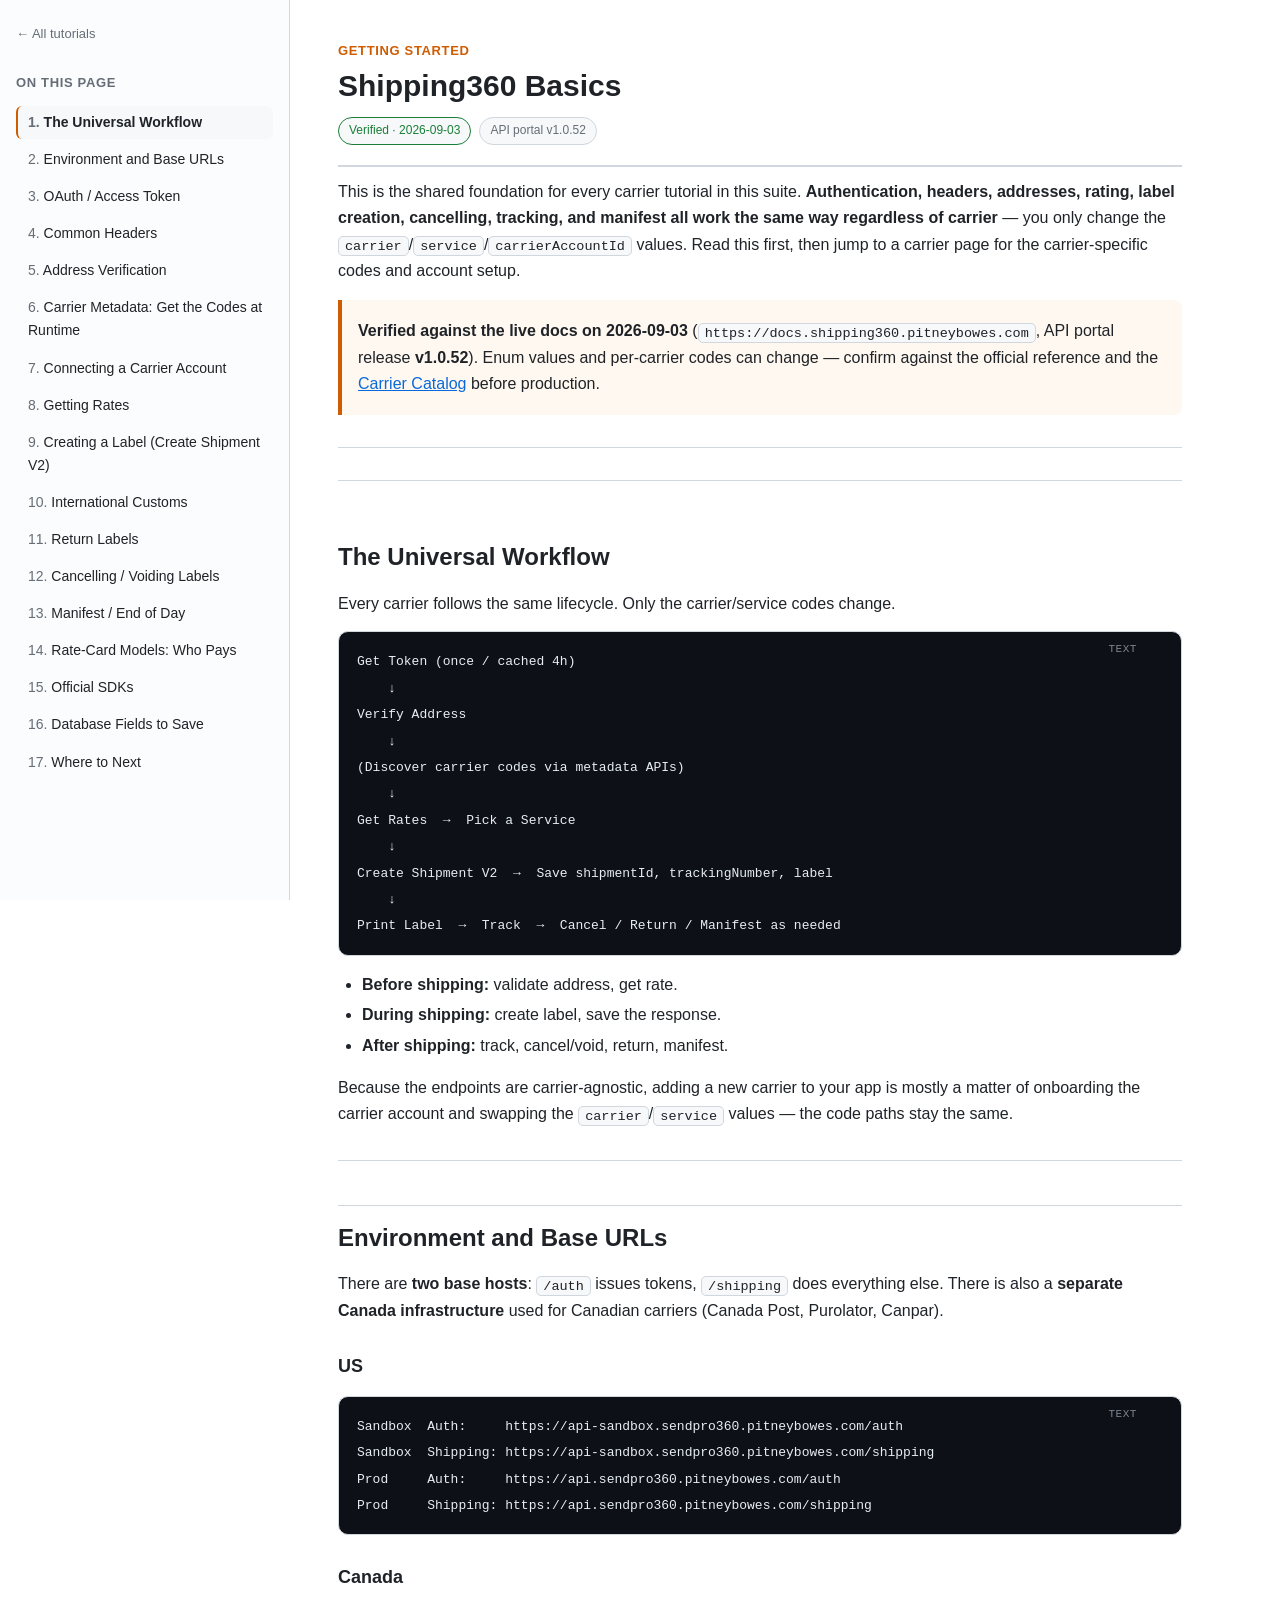
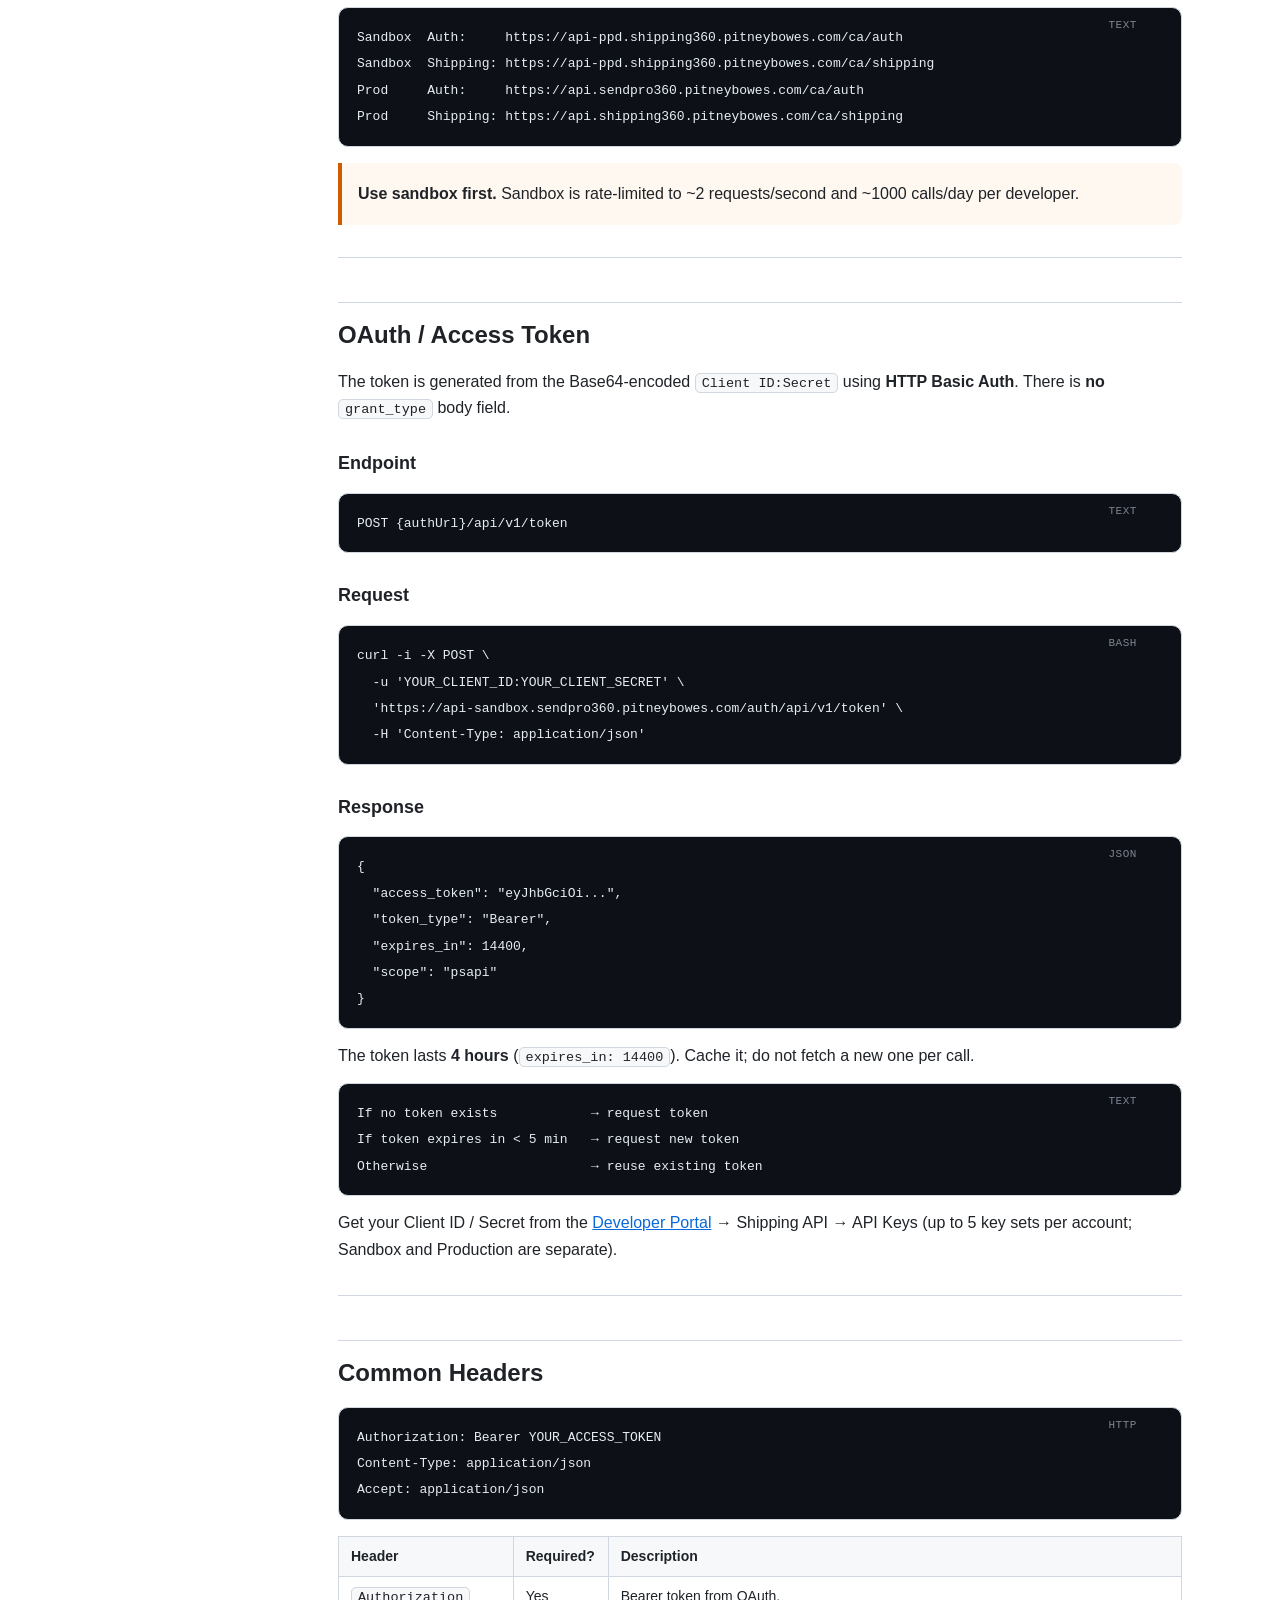
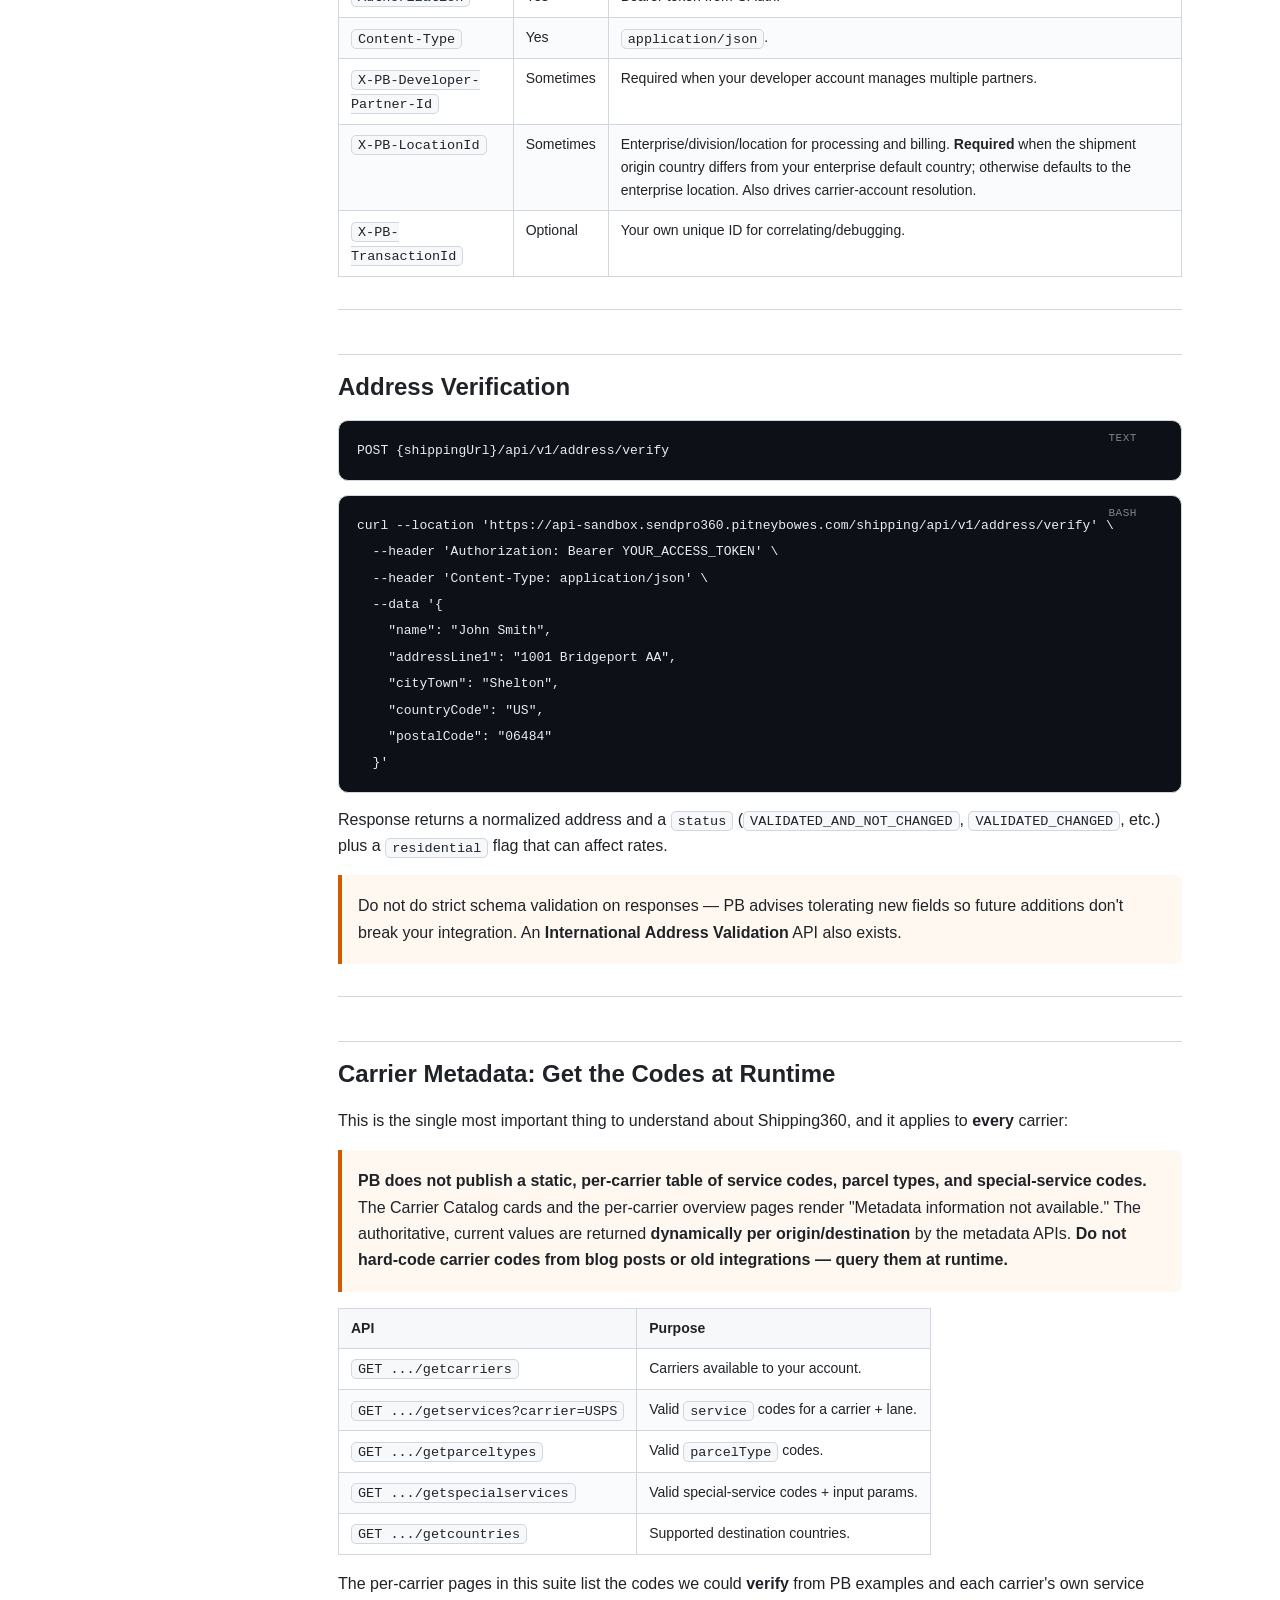
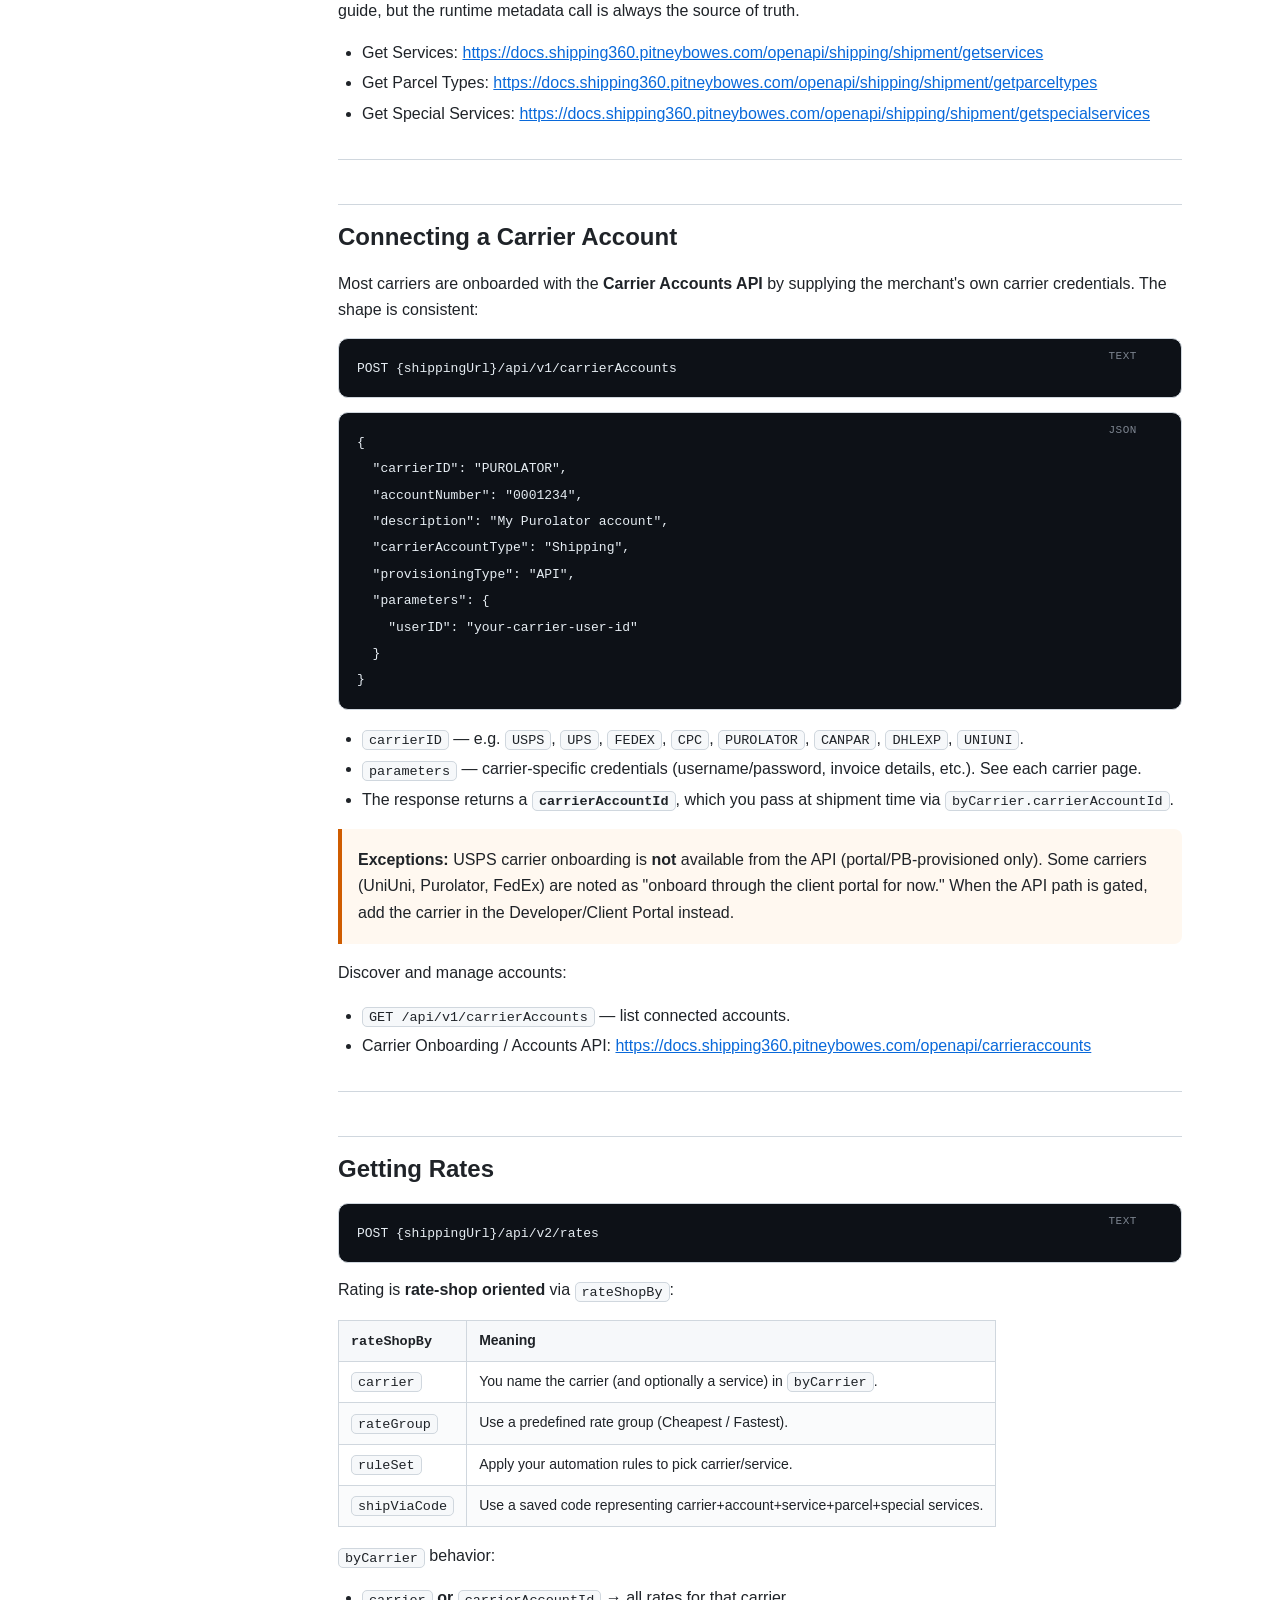
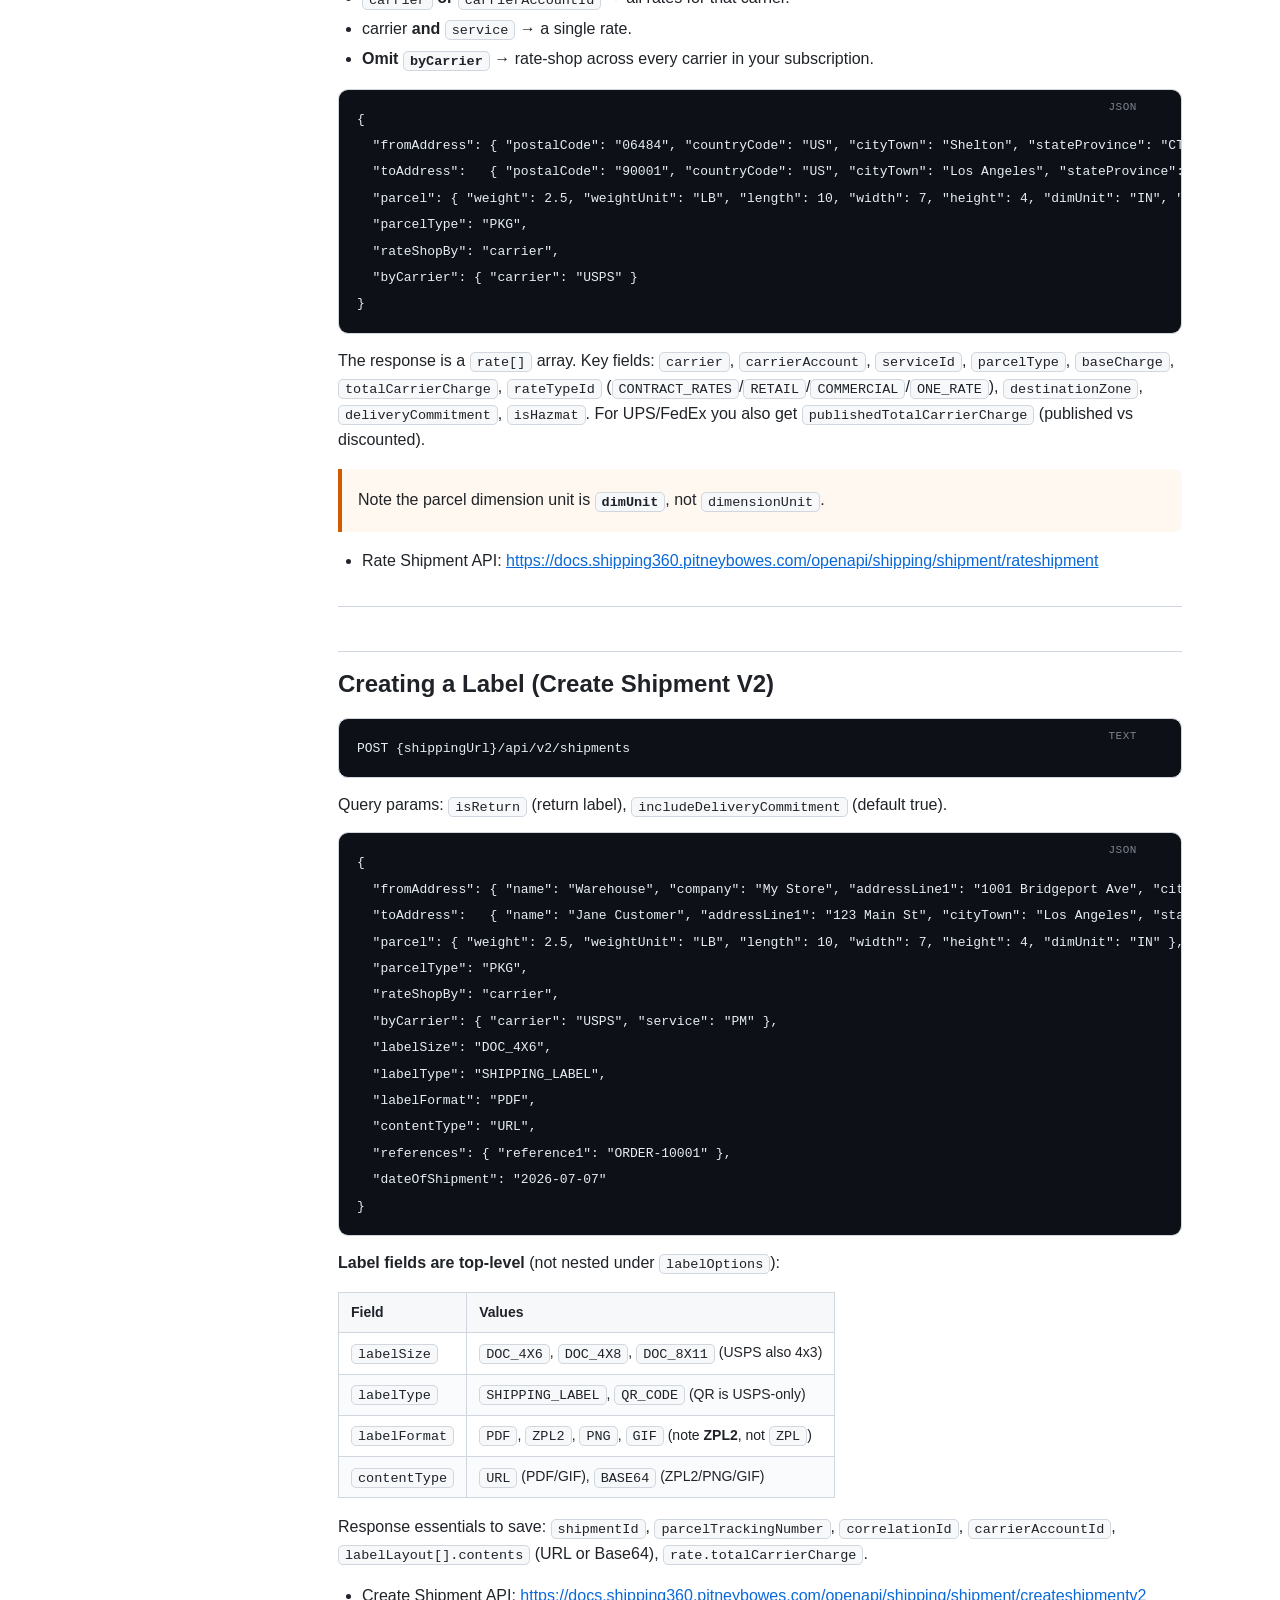
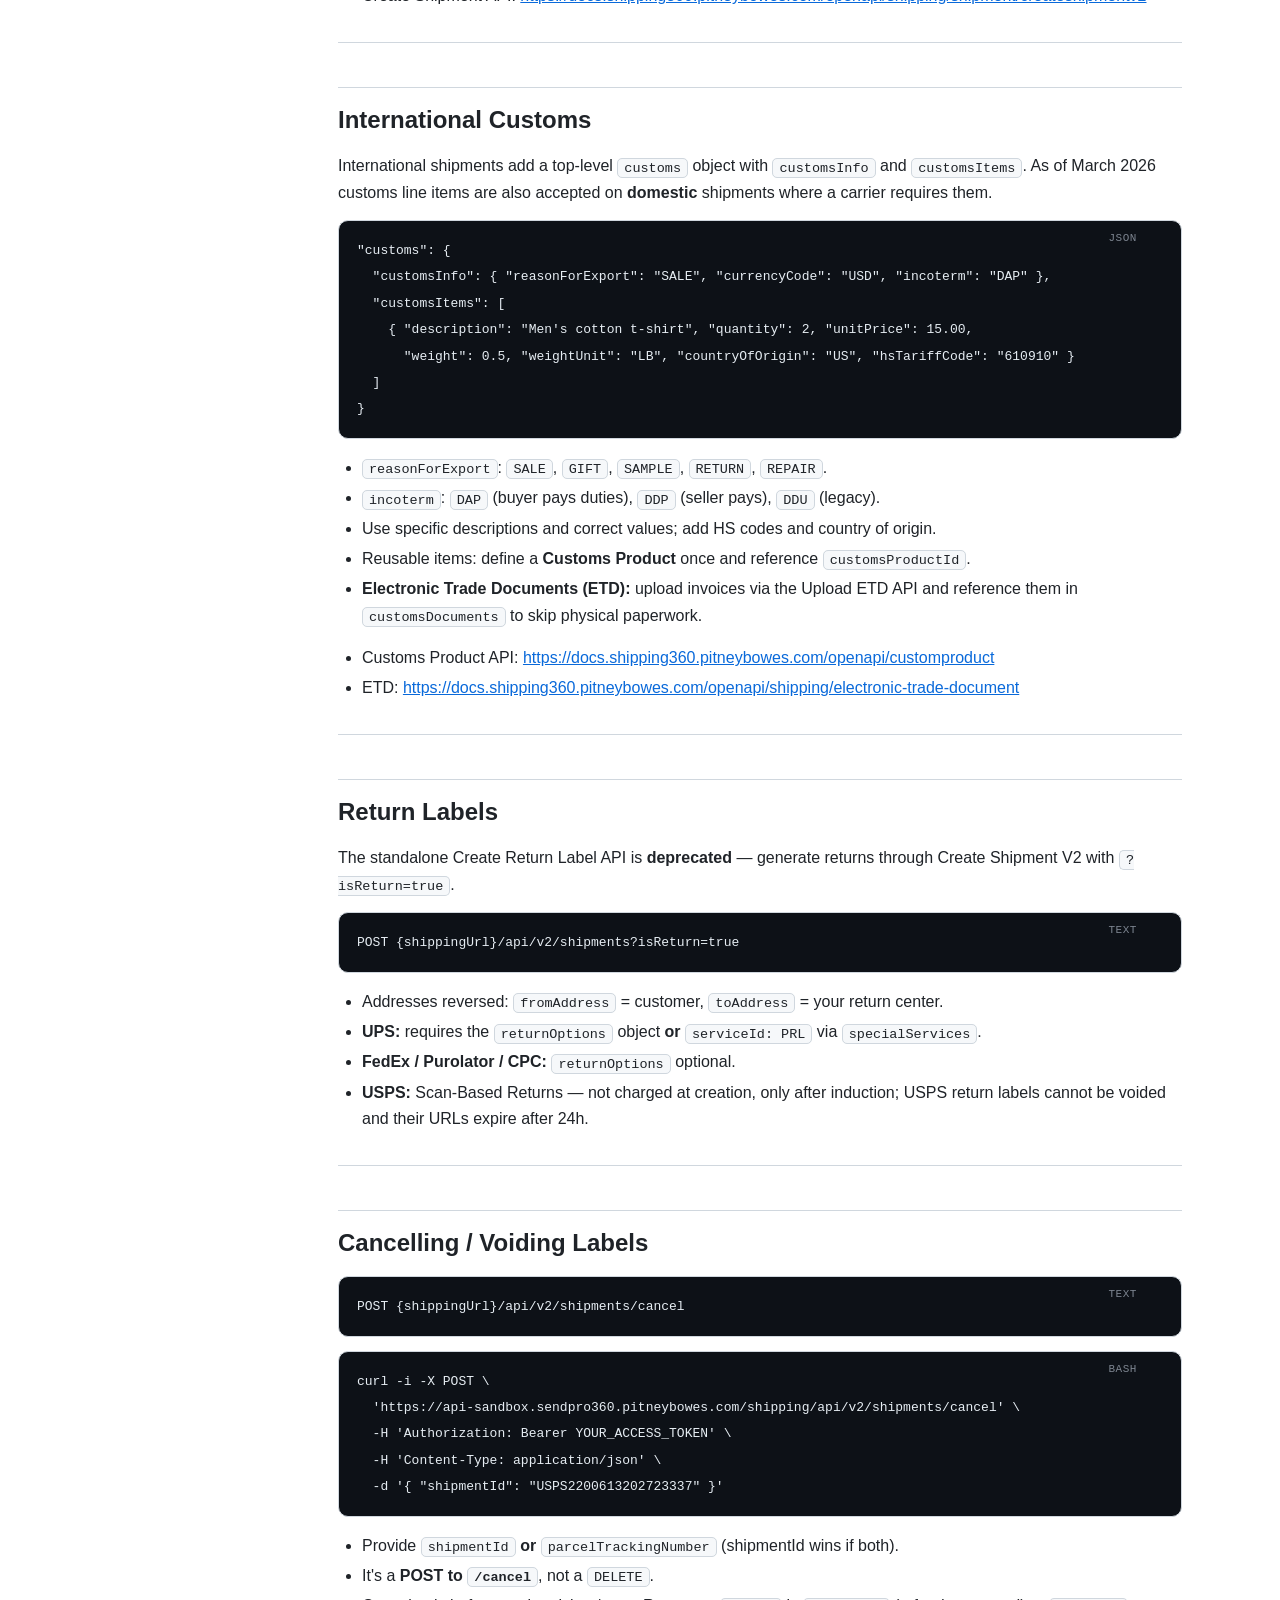
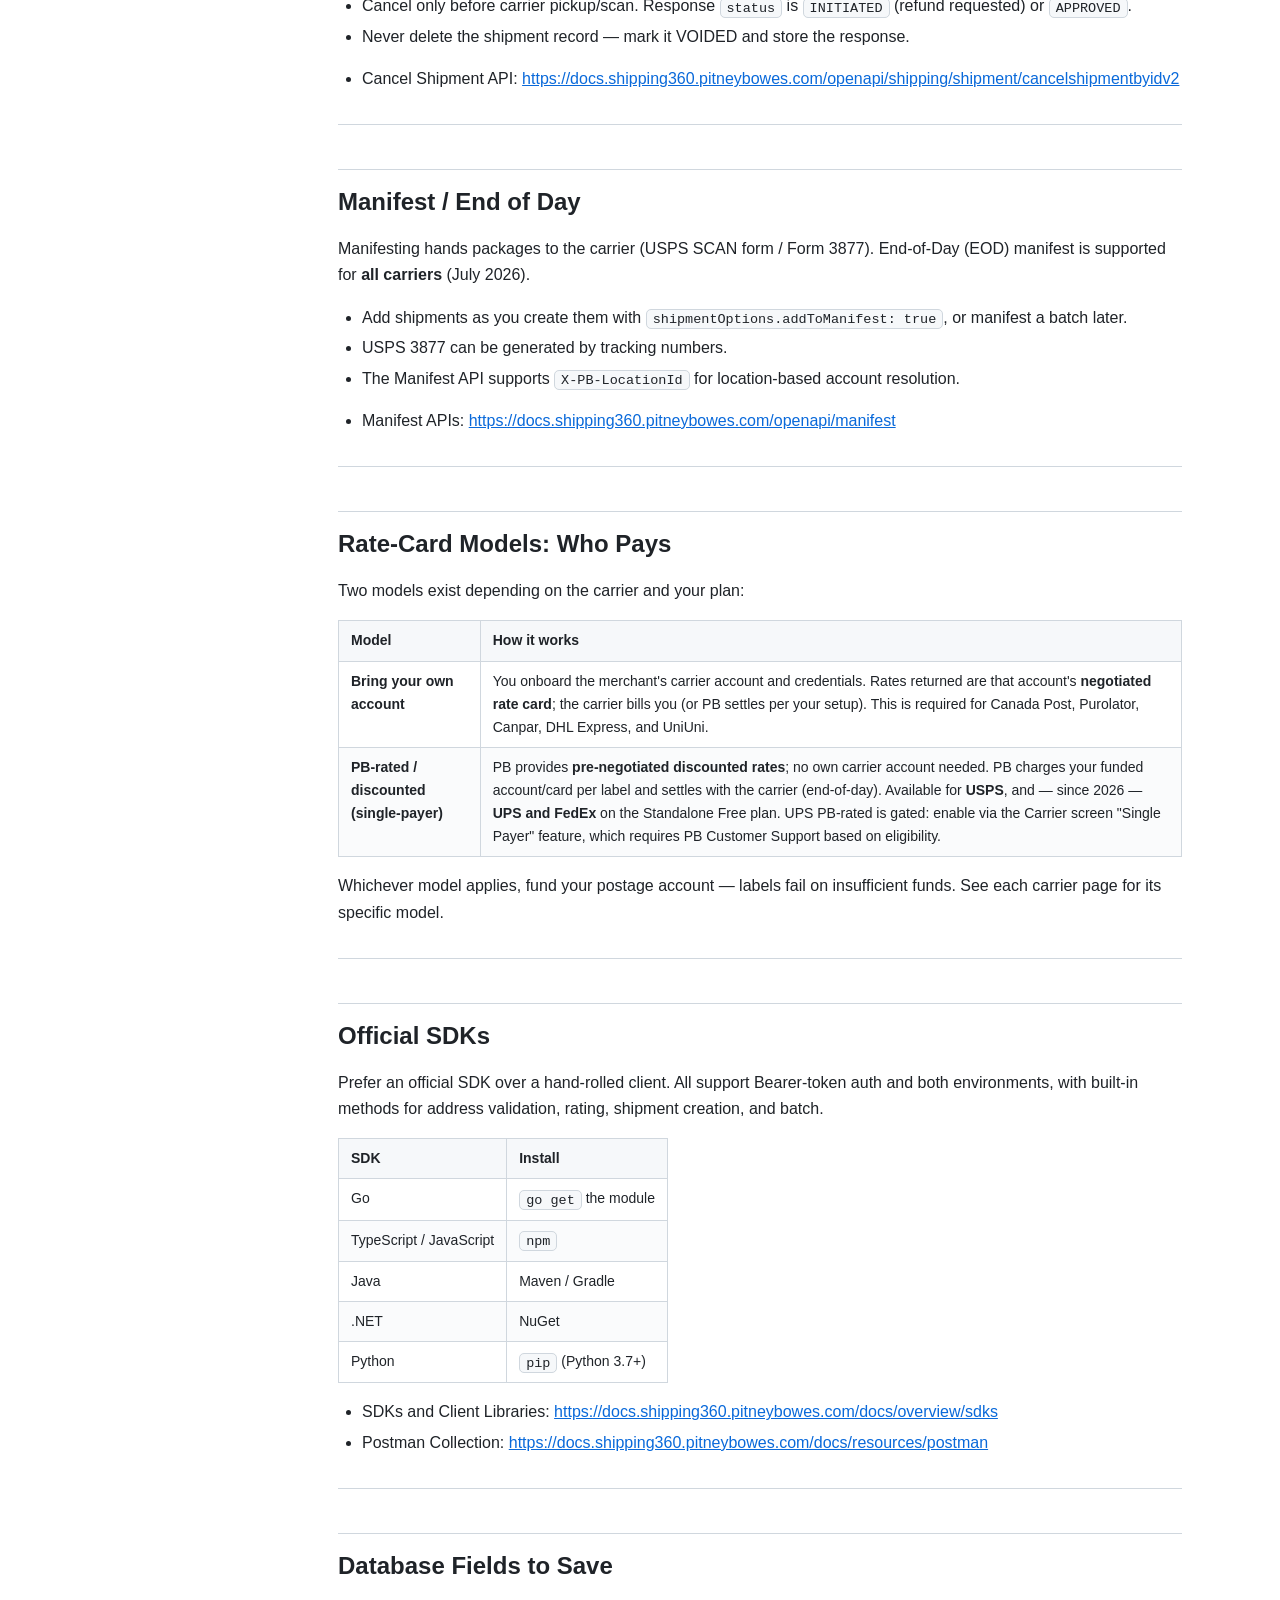
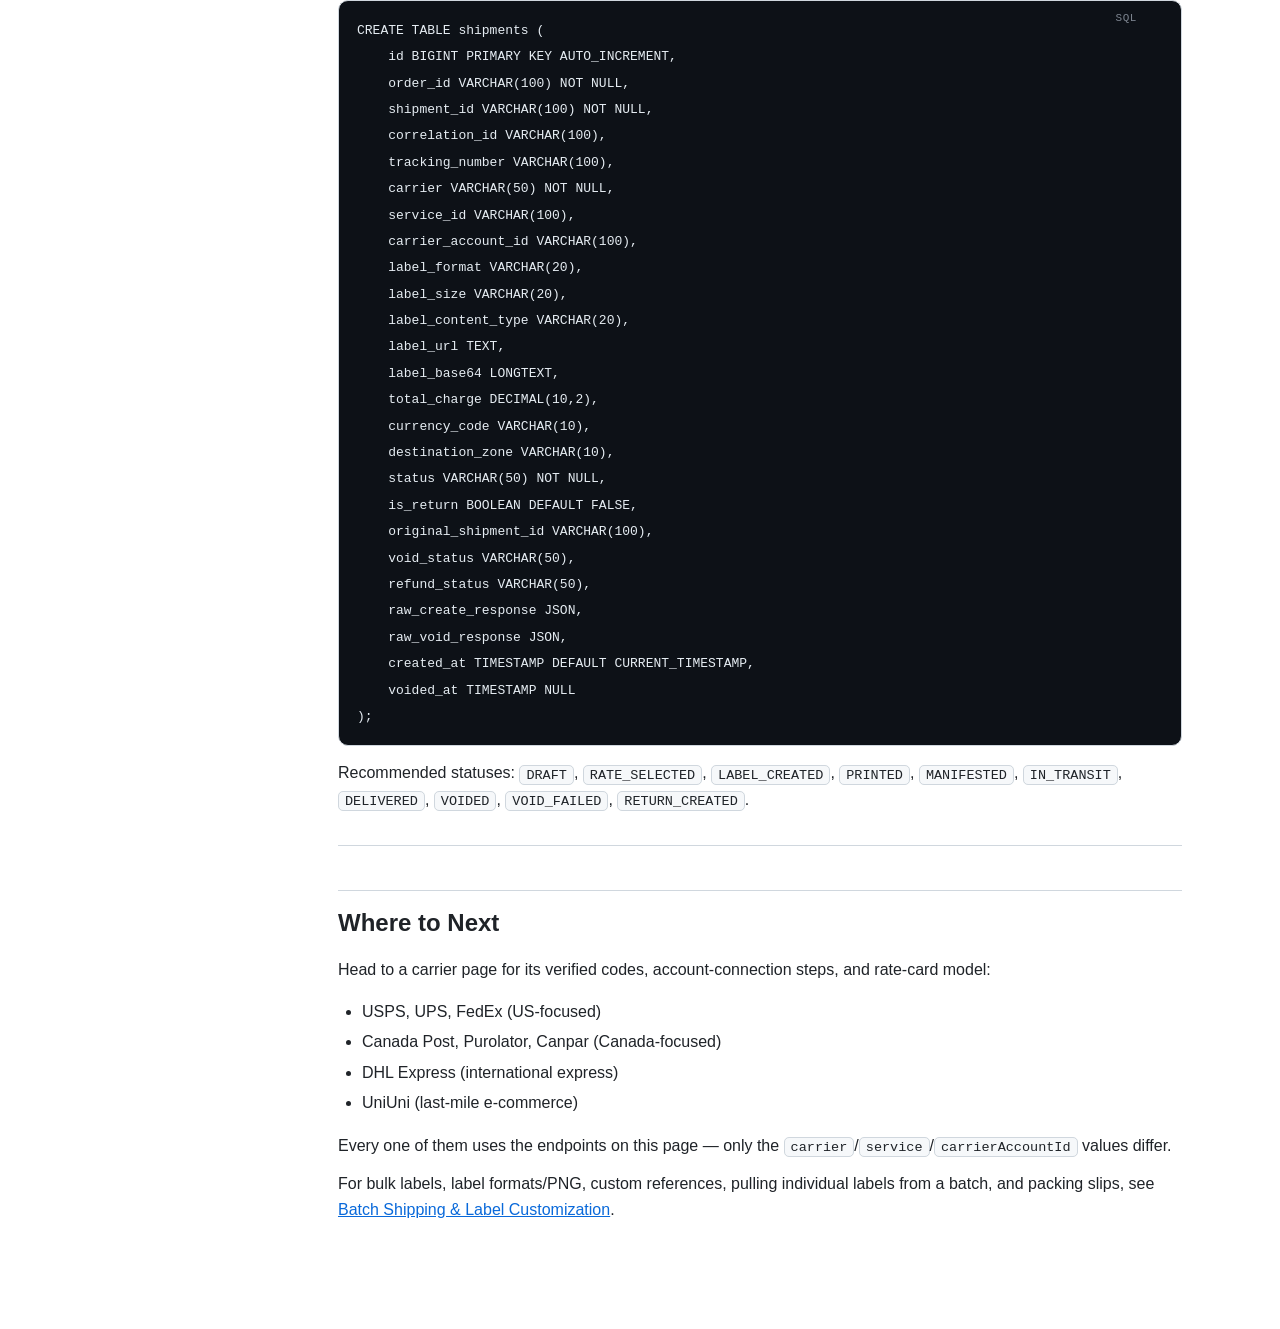
<file: tutorials/00-basics.html>
<!DOCTYPE html>
<html lang="en">
<head>
<meta charset="UTF-8">
<meta name="viewport" content="width=device-width, initial-scale=1.0">
<title>Shipping360 Basics — Shipping360 Tutorial</title>
<link rel="stylesheet" href="../assets/style.css">
</head>
<body>
<button class="menu-toggle" id="menuToggle" aria-label="Toggle menu">☰ Contents</button>
<div class="layout">
  <nav class="sidebar" id="sidebar">
    <a class="home" href="../index.html">← All tutorials</a>
    <h2>On this page</h2>
    <ol id="toc"></ol>
  </nav>
  <main class="content">
    <header class="hero">
      <div class="kicker">Getting Started</div>
      <h1>Shipping360 Basics</h1>
      <div class="badges">
        <span class="badge green">Verified · 2026-09-03</span>
        <span class="badge">API portal v1.0.52</span>
      </div>
    </header>
    <div id="doc"></div>
  </main>
</div>
<button class="topbtn" id="topbtn" aria-label="Back to top" title="Back to top">↑</button>
<script type="text/markdown" id="source">
# Shipping360 Basics — Common Features for Every Carrier

This is the shared foundation for every carrier tutorial in this suite. **Authentication, headers, addresses, rating, label creation, cancelling, tracking, and manifest all work the same way regardless of carrier** — you only change the `carrier`/`service`/`carrierAccountId` values. Read this first, then jump to a carrier page for the carrier-specific codes and account setup.

> **Verified against the live docs on 2026-09-03** (`https://docs.shipping360.pitneybowes.com`, API portal release **v1.0.52**). Enum values and per-carrier codes can change — confirm against the official reference and the [Carrier Catalog](https://docs.shipping360.pitneybowes.com/docs/shipping/carriers/carrier-catalog) before production.

---

## Table of Contents

1. [The Universal Workflow](#the-universal-workflow)
2. [Environment and Base URLs](#environment-and-base-urls)
3. [OAuth / Access Token](#oauth--access-token)
4. [Common Headers](#common-headers)
5. [Address Verification](#address-verification)
6. [Carrier Metadata: Get the Codes at Runtime](#carrier-metadata-get-the-codes-at-runtime)
7. [Connecting a Carrier Account](#connecting-a-carrier-account)
8. [Getting Rates](#getting-rates)
9. [Creating a Label (Create Shipment V2)](#creating-a-label-create-shipment-v2)
10. [International Customs](#international-customs)
11. [Return Labels](#return-labels)
12. [Cancelling / Voiding Labels](#cancelling--voiding-labels)
13. [Manifest / End of Day](#manifest--end-of-day)
14. [Rate-Card Models: Who Pays](#rate-card-models-who-pays)
15. [Official SDKs](#official-sdks)
16. [Database Fields to Save](#database-fields-to-save)

---

## The Universal Workflow

Every carrier follows the same lifecycle. Only the carrier/service codes change.

```text
Get Token (once / cached 4h)
    ↓
Verify Address
    ↓
(Discover carrier codes via metadata APIs)
    ↓
Get Rates  →  Pick a Service
    ↓
Create Shipment V2  →  Save shipmentId, trackingNumber, label
    ↓
Print Label  →  Track  →  Cancel / Return / Manifest as needed
```

- **Before shipping:** validate address, get rate.
- **During shipping:** create label, save the response.
- **After shipping:** track, cancel/void, return, manifest.

Because the endpoints are carrier-agnostic, adding a new carrier to your app is mostly a matter of onboarding the carrier account and swapping the `carrier`/`service` values — the code paths stay the same.

---

## Environment and Base URLs

There are **two base hosts**: `/auth` issues tokens, `/shipping` does everything else. There is also a **separate Canada infrastructure** used for Canadian carriers (Canada Post, Purolator, Canpar).

### US

```text
Sandbox  Auth:     https://api-sandbox.sendpro360.pitneybowes.com/auth
Sandbox  Shipping: https://api-sandbox.sendpro360.pitneybowes.com/shipping
Prod     Auth:     https://api.sendpro360.pitneybowes.com/auth
Prod     Shipping: https://api.sendpro360.pitneybowes.com/shipping
```

### Canada

```text
Sandbox  Auth:     https://api-ppd.shipping360.pitneybowes.com/ca/auth
Sandbox  Shipping: https://api-ppd.shipping360.pitneybowes.com/ca/shipping
Prod     Auth:     https://api.sendpro360.pitneybowes.com/ca/auth
Prod     Shipping: https://api.shipping360.pitneybowes.com/ca/shipping
```

> **Use sandbox first.** Sandbox is rate-limited to ~2 requests/second and ~1000 calls/day per developer.

---

## OAuth / Access Token

The token is generated from the Base64-encoded `Client ID:Secret` using **HTTP Basic Auth**. There is **no** `grant_type` body field.

### Endpoint

```text
POST {authUrl}/api/v1/token
```

### Request

```bash
curl -i -X POST \
  -u 'YOUR_CLIENT_ID:YOUR_CLIENT_SECRET' \
  'https://api-sandbox.sendpro360.pitneybowes.com/auth/api/v1/token' \
  -H 'Content-Type: application/json'
```

### Response

```json
{
  "access_token": "eyJhbGciOi...",
  "token_type": "Bearer",
  "expires_in": 14400,
  "scope": "psapi"
}
```

The token lasts **4 hours** (`expires_in: 14400`). Cache it; do not fetch a new one per call.

```text
If no token exists            → request token
If token expires in < 5 min   → request new token
Otherwise                     → reuse existing token
```

Get your Client ID / Secret from the [Developer Portal](https://sendpro360.pitneybowes.com/developer-signup) → Shipping API → API Keys (up to 5 key sets per account; Sandbox and Production are separate).

---

## Common Headers

```http
Authorization: Bearer YOUR_ACCESS_TOKEN
Content-Type: application/json
Accept: application/json
```

| Header | Required? | Description |
|---|---:|---|
| `Authorization` | Yes | Bearer token from OAuth. |
| `Content-Type` | Yes | `application/json`. |
| `X-PB-Developer-Partner-Id` | Sometimes | Required when your developer account manages multiple partners. |
| `X-PB-LocationId` | Sometimes | Enterprise/division/location for processing and billing. **Required** when the shipment origin country differs from your enterprise default country; otherwise defaults to the enterprise location. Also drives carrier-account resolution. |
| `X-PB-TransactionId` | Optional | Your own unique ID for correlating/debugging. |

---

## Address Verification

```text
POST {shippingUrl}/api/v1/address/verify
```

```bash
curl --location 'https://api-sandbox.sendpro360.pitneybowes.com/shipping/api/v1/address/verify' \
  --header 'Authorization: Bearer YOUR_ACCESS_TOKEN' \
  --header 'Content-Type: application/json' \
  --data '{
    "name": "John Smith",
    "addressLine1": "1001 Bridgeport AA",
    "cityTown": "Shelton",
    "countryCode": "US",
    "postalCode": "06484"
  }'
```

Response returns a normalized address and a `status` (`VALIDATED_AND_NOT_CHANGED`, `VALIDATED_CHANGED`, etc.) plus a `residential` flag that can affect rates.

> Do not do strict schema validation on responses — PB advises tolerating new fields so future additions don't break your integration. An **International Address Validation** API also exists.

---

## Carrier Metadata: Get the Codes at Runtime

This is the single most important thing to understand about Shipping360, and it applies to **every** carrier:

> **PB does not publish a static, per-carrier table of service codes, parcel types, and special-service codes.** The Carrier Catalog cards and the per-carrier overview pages render "Metadata information not available." The authoritative, current values are returned **dynamically per origin/destination** by the metadata APIs. **Do not hard-code carrier codes from blog posts or old integrations — query them at runtime.**

| API | Purpose |
|---|---|
| `GET .../getcarriers` | Carriers available to your account. |
| `GET .../getservices?carrier=USPS` | Valid `service` codes for a carrier + lane. |
| `GET .../getparceltypes` | Valid `parcelType` codes. |
| `GET .../getspecialservices` | Valid special-service codes + input params. |
| `GET .../getcountries` | Supported destination countries. |

The per-carrier pages in this suite list the codes we could **verify** from PB examples and each carrier's own service guide, but the runtime metadata call is always the source of truth.

- Get Services: https://docs.shipping360.pitneybowes.com/openapi/shipping/shipment/getservices
- Get Parcel Types: https://docs.shipping360.pitneybowes.com/openapi/shipping/shipment/getparceltypes
- Get Special Services: https://docs.shipping360.pitneybowes.com/openapi/shipping/shipment/getspecialservices

---

## Connecting a Carrier Account

Most carriers are onboarded with the **Carrier Accounts API** by supplying the merchant's own carrier credentials. The shape is consistent:

```text
POST {shippingUrl}/api/v1/carrierAccounts
```

```json
{
  "carrierID": "PUROLATOR",
  "accountNumber": "0001234",
  "description": "My Purolator account",
  "carrierAccountType": "Shipping",
  "provisioningType": "API",
  "parameters": {
    "userID": "your-carrier-user-id"
  }
}
```

- `carrierID` — e.g. `USPS`, `UPS`, `FEDEX`, `CPC`, `PUROLATOR`, `CANPAR`, `DHLEXP`, `UNIUNI`.
- `parameters` — carrier-specific credentials (username/password, invoice details, etc.). See each carrier page.
- The response returns a **`carrierAccountId`**, which you pass at shipment time via `byCarrier.carrierAccountId`.

> **Exceptions:** USPS carrier onboarding is **not** available from the API (portal/PB-provisioned only). Some carriers (UniUni, Purolator, FedEx) are noted as "onboard through the client portal for now." When the API path is gated, add the carrier in the Developer/Client Portal instead.

Discover and manage accounts:

- `GET /api/v1/carrierAccounts` — list connected accounts.
- Carrier Onboarding / Accounts API: https://docs.shipping360.pitneybowes.com/openapi/carrieraccounts

---

## Getting Rates

```text
POST {shippingUrl}/api/v2/rates
```

Rating is **rate-shop oriented** via `rateShopBy`:

| `rateShopBy` | Meaning |
|---|---|
| `carrier` | You name the carrier (and optionally a service) in `byCarrier`. |
| `rateGroup` | Use a predefined rate group (Cheapest / Fastest). |
| `ruleSet` | Apply your automation rules to pick carrier/service. |
| `shipViaCode` | Use a saved code representing carrier+account+service+parcel+special services. |

`byCarrier` behavior:
- `carrier` **or** `carrierAccountId` → all rates for that carrier.
- carrier **and** `service` → a single rate.
- **Omit `byCarrier`** → rate-shop across every carrier in your subscription.

```json
{
  "fromAddress": { "postalCode": "06484", "countryCode": "US", "cityTown": "Shelton", "stateProvince": "CT", "addressLine1": "1001 Bridgeport Ave" },
  "toAddress":   { "postalCode": "90001", "countryCode": "US", "cityTown": "Los Angeles", "stateProvince": "CA", "addressLine1": "123 Main St" },
  "parcel": { "weight": 2.5, "weightUnit": "LB", "length": 10, "width": 7, "height": 4, "dimUnit": "IN", "packageValue": 50 },
  "parcelType": "PKG",
  "rateShopBy": "carrier",
  "byCarrier": { "carrier": "USPS" }
}
```

The response is a `rate[]` array. Key fields: `carrier`, `carrierAccount`, `serviceId`, `parcelType`, `baseCharge`, `totalCarrierCharge`, `rateTypeId` (`CONTRACT_RATES`/`RETAIL`/`COMMERCIAL`/`ONE_RATE`), `destinationZone`, `deliveryCommitment`, `isHazmat`. For UPS/FedEx you also get `publishedTotalCarrierCharge` (published vs discounted).

> Note the parcel dimension unit is **`dimUnit`**, not `dimensionUnit`.

- Rate Shipment API: https://docs.shipping360.pitneybowes.com/openapi/shipping/shipment/rateshipment

---

## Creating a Label (Create Shipment V2)

```text
POST {shippingUrl}/api/v2/shipments
```

Query params: `isReturn` (return label), `includeDeliveryCommitment` (default true).

```json
{
  "fromAddress": { "name": "Warehouse", "company": "My Store", "addressLine1": "1001 Bridgeport Ave", "cityTown": "Shelton", "stateProvince": "CT", "postalCode": "06484", "countryCode": "US", "phone": "2035551212" },
  "toAddress":   { "name": "Jane Customer", "addressLine1": "123 Main St", "cityTown": "Los Angeles", "stateProvince": "CA", "postalCode": "90001", "countryCode": "US", "phone": "2135551212" },
  "parcel": { "weight": 2.5, "weightUnit": "LB", "length": 10, "width": 7, "height": 4, "dimUnit": "IN" },
  "parcelType": "PKG",
  "rateShopBy": "carrier",
  "byCarrier": { "carrier": "USPS", "service": "PM" },
  "labelSize": "DOC_4X6",
  "labelType": "SHIPPING_LABEL",
  "labelFormat": "PDF",
  "contentType": "URL",
  "references": { "reference1": "ORDER-10001" },
  "dateOfShipment": "2026-07-07"
}
```

**Label fields are top-level** (not nested under `labelOptions`):

| Field | Values |
|---|---|
| `labelSize` | `DOC_4X6`, `DOC_4X8`, `DOC_8X11` (USPS also 4x3) |
| `labelType` | `SHIPPING_LABEL`, `QR_CODE` (QR is USPS-only) |
| `labelFormat` | `PDF`, `ZPL2`, `PNG`, `GIF` (note **ZPL2**, not `ZPL`) |
| `contentType` | `URL` (PDF/GIF), `BASE64` (ZPL2/PNG/GIF) |

Response essentials to save: `shipmentId`, `parcelTrackingNumber`, `correlationId`, `carrierAccountId`, `labelLayout[].contents` (URL or Base64), `rate.totalCarrierCharge`.

- Create Shipment API: https://docs.shipping360.pitneybowes.com/openapi/shipping/shipment/createshipmentv2

---

## International Customs

International shipments add a top-level `customs` object with `customsInfo` and `customsItems`. As of March 2026 customs line items are also accepted on **domestic** shipments where a carrier requires them.

```json
"customs": {
  "customsInfo": { "reasonForExport": "SALE", "currencyCode": "USD", "incoterm": "DAP" },
  "customsItems": [
    { "description": "Men's cotton t-shirt", "quantity": 2, "unitPrice": 15.00,
      "weight": 0.5, "weightUnit": "LB", "countryOfOrigin": "US", "hsTariffCode": "610910" }
  ]
}
```

- `reasonForExport`: `SALE`, `GIFT`, `SAMPLE`, `RETURN`, `REPAIR`.
- `incoterm`: `DAP` (buyer pays duties), `DDP` (seller pays), `DDU` (legacy).
- Use specific descriptions and correct values; add HS codes and country of origin.
- Reusable items: define a **Customs Product** once and reference `customsProductId`.
- **Electronic Trade Documents (ETD):** upload invoices via the Upload ETD API and reference them in `customsDocuments` to skip physical paperwork.

- Customs Product API: https://docs.shipping360.pitneybowes.com/openapi/customproduct
- ETD: https://docs.shipping360.pitneybowes.com/openapi/shipping/electronic-trade-document

---

## Return Labels

The standalone Create Return Label API is **deprecated** — generate returns through Create Shipment V2 with `?isReturn=true`.

```text
POST {shippingUrl}/api/v2/shipments?isReturn=true
```

- Addresses reversed: `fromAddress` = customer, `toAddress` = your return center.
- **UPS:** requires the `returnOptions` object **or** `serviceId: PRL` via `specialServices`.
- **FedEx / Purolator / CPC:** `returnOptions` optional.
- **USPS:** Scan-Based Returns — not charged at creation, only after induction; USPS return labels cannot be voided and their URLs expire after 24h.

---

## Cancelling / Voiding Labels

```text
POST {shippingUrl}/api/v2/shipments/cancel
```

```bash
curl -i -X POST \
  'https://api-sandbox.sendpro360.pitneybowes.com/shipping/api/v2/shipments/cancel' \
  -H 'Authorization: Bearer YOUR_ACCESS_TOKEN' \
  -H 'Content-Type: application/json' \
  -d '{ "shipmentId": "USPS2200613202723337" }'
```

- Provide `shipmentId` **or** `parcelTrackingNumber` (shipmentId wins if both).
- It's a **POST to `/cancel`**, not a `DELETE`.
- Cancel only before carrier pickup/scan. Response `status` is `INITIATED` (refund requested) or `APPROVED`.
- Never delete the shipment record — mark it VOIDED and store the response.

- Cancel Shipment API: https://docs.shipping360.pitneybowes.com/openapi/shipping/shipment/cancelshipmentbyidv2

---

## Manifest / End of Day

Manifesting hands packages to the carrier (USPS SCAN form / Form 3877). End-of-Day (EOD) manifest is supported for **all carriers** (July 2026).

- Add shipments as you create them with `shipmentOptions.addToManifest: true`, or manifest a batch later.
- USPS 3877 can be generated by tracking numbers.
- The Manifest API supports `X-PB-LocationId` for location-based account resolution.

- Manifest APIs: https://docs.shipping360.pitneybowes.com/openapi/manifest

---

## Rate-Card Models: Who Pays

Two models exist depending on the carrier and your plan:

| Model | How it works |
|---|---|
| **Bring your own account** | You onboard the merchant's carrier account and credentials. Rates returned are that account's **negotiated rate card**; the carrier bills you (or PB settles per your setup). This is required for Canada Post, Purolator, Canpar, DHL Express, and UniUni. |
| **PB-rated / discounted (single-payer)** | PB provides **pre-negotiated discounted rates**; no own carrier account needed. PB charges your funded account/card per label and settles with the carrier (end-of-day). Available for **USPS**, and — since 2026 — **UPS and FedEx** on the Standalone Free plan. UPS PB-rated is gated: enable via the Carrier screen "Single Payer" feature, which requires PB Customer Support based on eligibility. |

Whichever model applies, fund your postage account — labels fail on insufficient funds. See each carrier page for its specific model.

---

## Official SDKs

Prefer an official SDK over a hand-rolled client. All support Bearer-token auth and both environments, with built-in methods for address validation, rating, shipment creation, and batch.

| SDK | Install |
|---|---|
| Go | `go get` the module |
| TypeScript / JavaScript | `npm` |
| Java | Maven / Gradle |
| .NET | NuGet |
| Python | `pip` (Python 3.7+) |

- SDKs and Client Libraries: https://docs.shipping360.pitneybowes.com/docs/overview/sdks
- Postman Collection: https://docs.shipping360.pitneybowes.com/docs/resources/postman

---

## Database Fields to Save

```sql
CREATE TABLE shipments (
    id BIGINT PRIMARY KEY AUTO_INCREMENT,
    order_id VARCHAR(100) NOT NULL,
    shipment_id VARCHAR(100) NOT NULL,
    correlation_id VARCHAR(100),
    tracking_number VARCHAR(100),
    carrier VARCHAR(50) NOT NULL,
    service_id VARCHAR(100),
    carrier_account_id VARCHAR(100),
    label_format VARCHAR(20),
    label_size VARCHAR(20),
    label_content_type VARCHAR(20),
    label_url TEXT,
    label_base64 LONGTEXT,
    total_charge DECIMAL(10,2),
    currency_code VARCHAR(10),
    destination_zone VARCHAR(10),
    status VARCHAR(50) NOT NULL,
    is_return BOOLEAN DEFAULT FALSE,
    original_shipment_id VARCHAR(100),
    void_status VARCHAR(50),
    refund_status VARCHAR(50),
    raw_create_response JSON,
    raw_void_response JSON,
    created_at TIMESTAMP DEFAULT CURRENT_TIMESTAMP,
    voided_at TIMESTAMP NULL
);
```

Recommended statuses: `DRAFT`, `RATE_SELECTED`, `LABEL_CREATED`, `PRINTED`, `MANIFESTED`, `IN_TRANSIT`, `DELIVERED`, `VOIDED`, `VOID_FAILED`, `RETURN_CREATED`.

---

## Where to Next

Head to a carrier page for its verified codes, account-connection steps, and rate-card model:

- USPS, UPS, FedEx (US-focused)
- Canada Post, Purolator, Canpar (Canada-focused)
- DHL Express (international express)
- UniUni (last-mile e-commerce)

Every one of them uses the endpoints on this page — only the `carrier`/`service`/`carrierAccountId` values differ.

For bulk labels, label formats/PNG, custom references, pulling individual labels from a batch, and packing slips, see [Batch Shipping & Label Customization](batch-labels.html).

</script>
<script src="../assets/tutorial.js"></script>
</body>
</html>
</file>
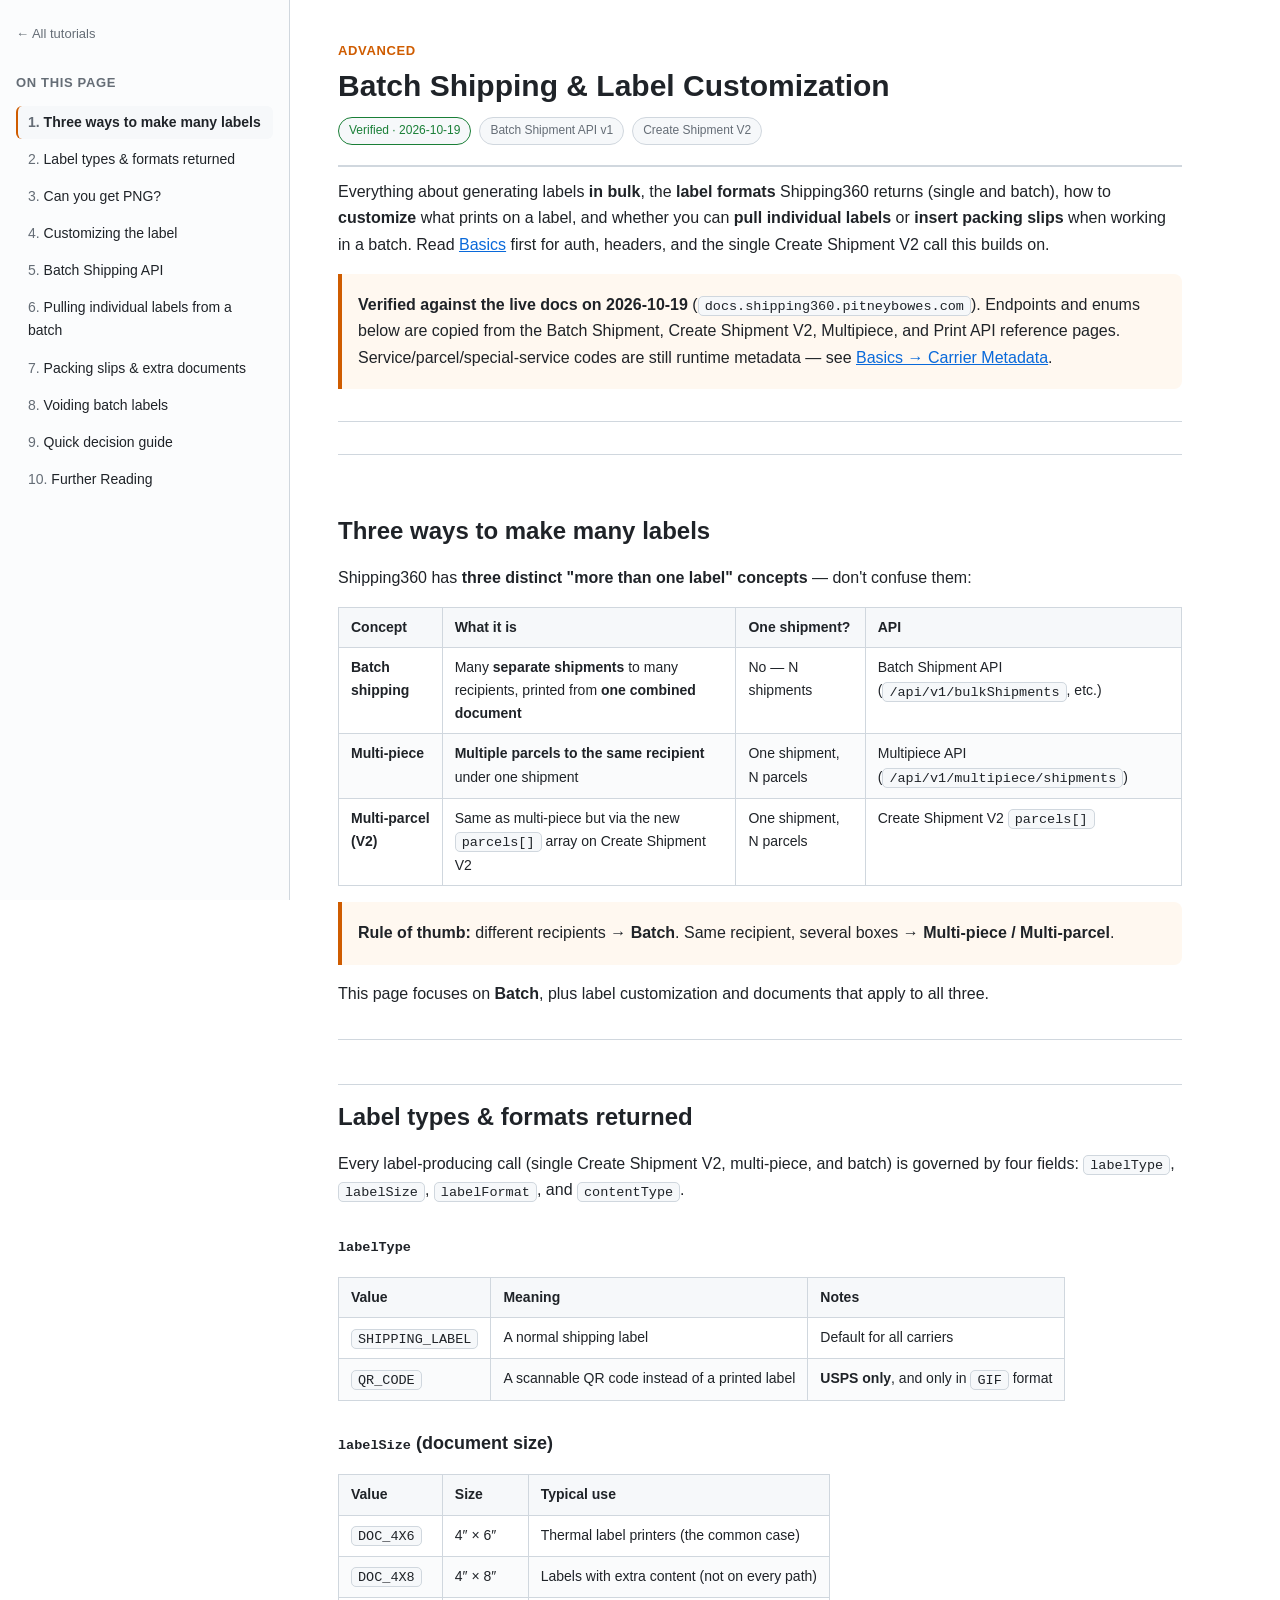
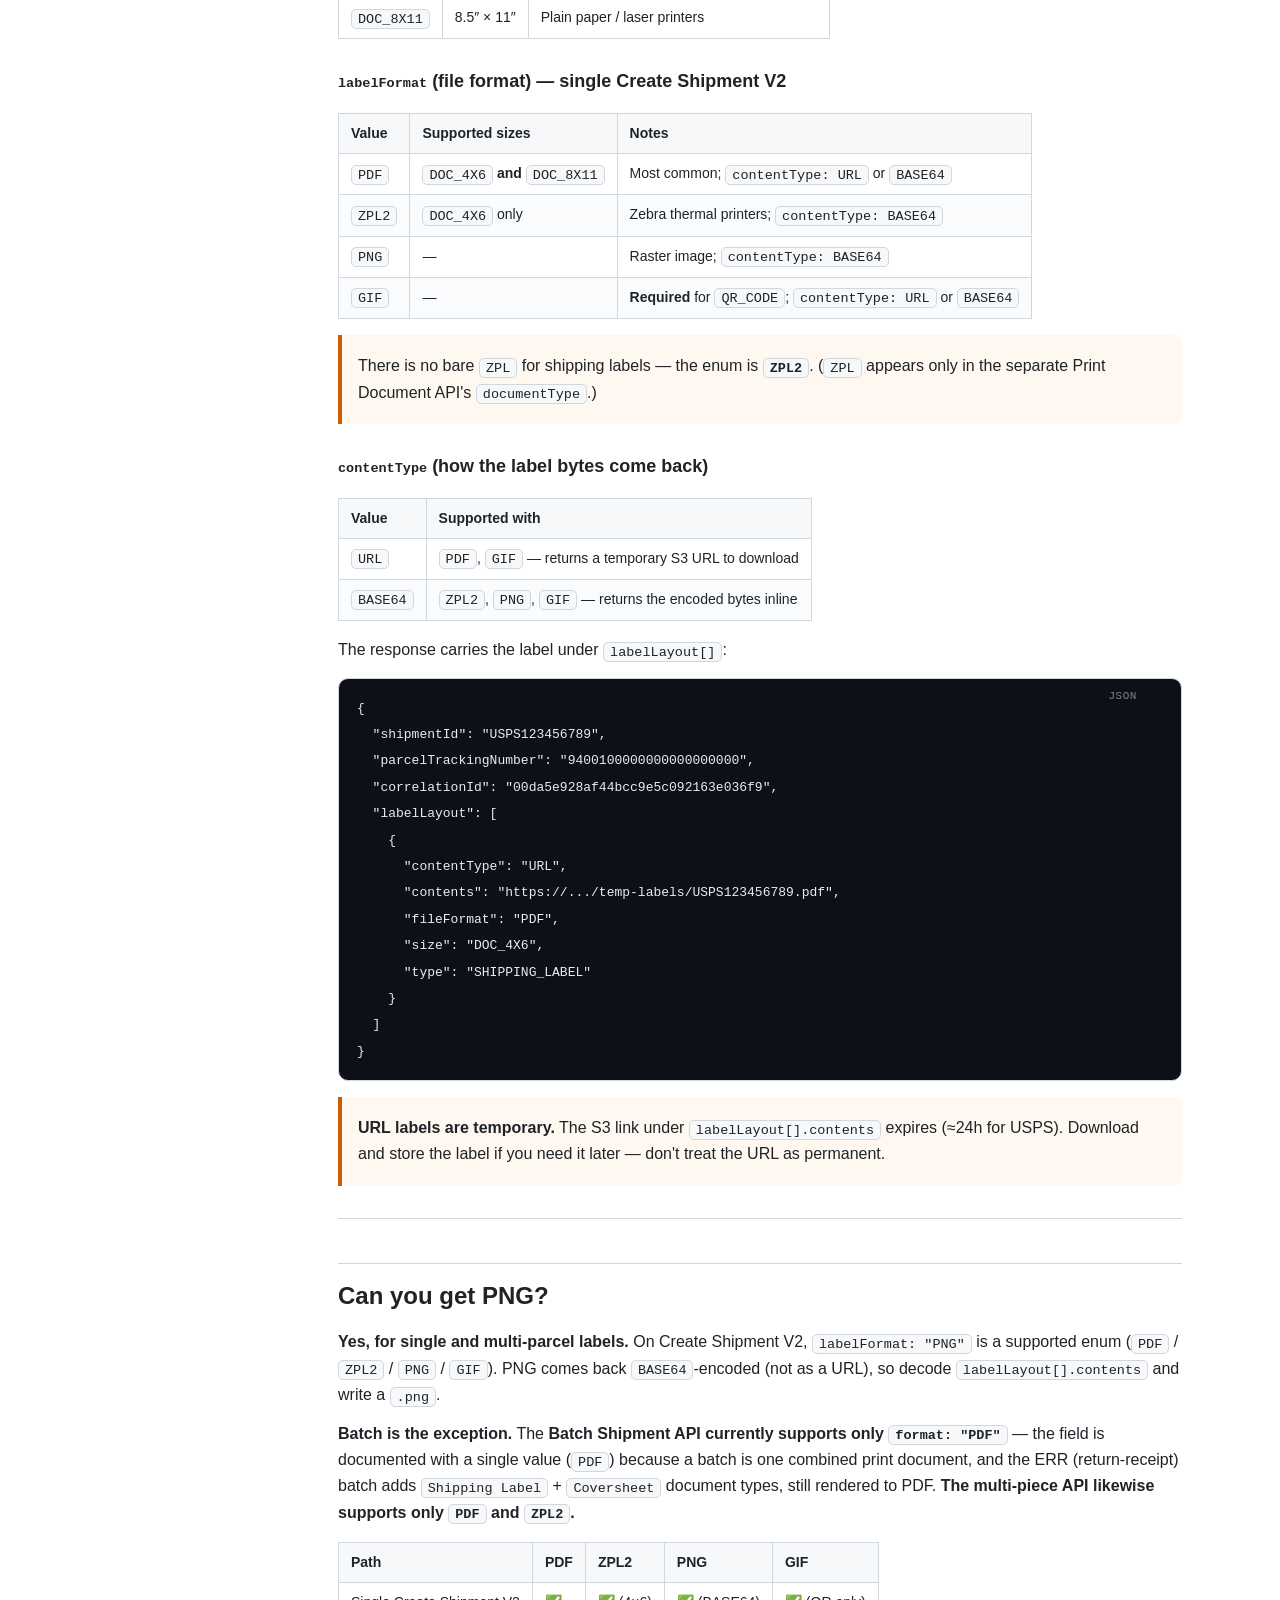
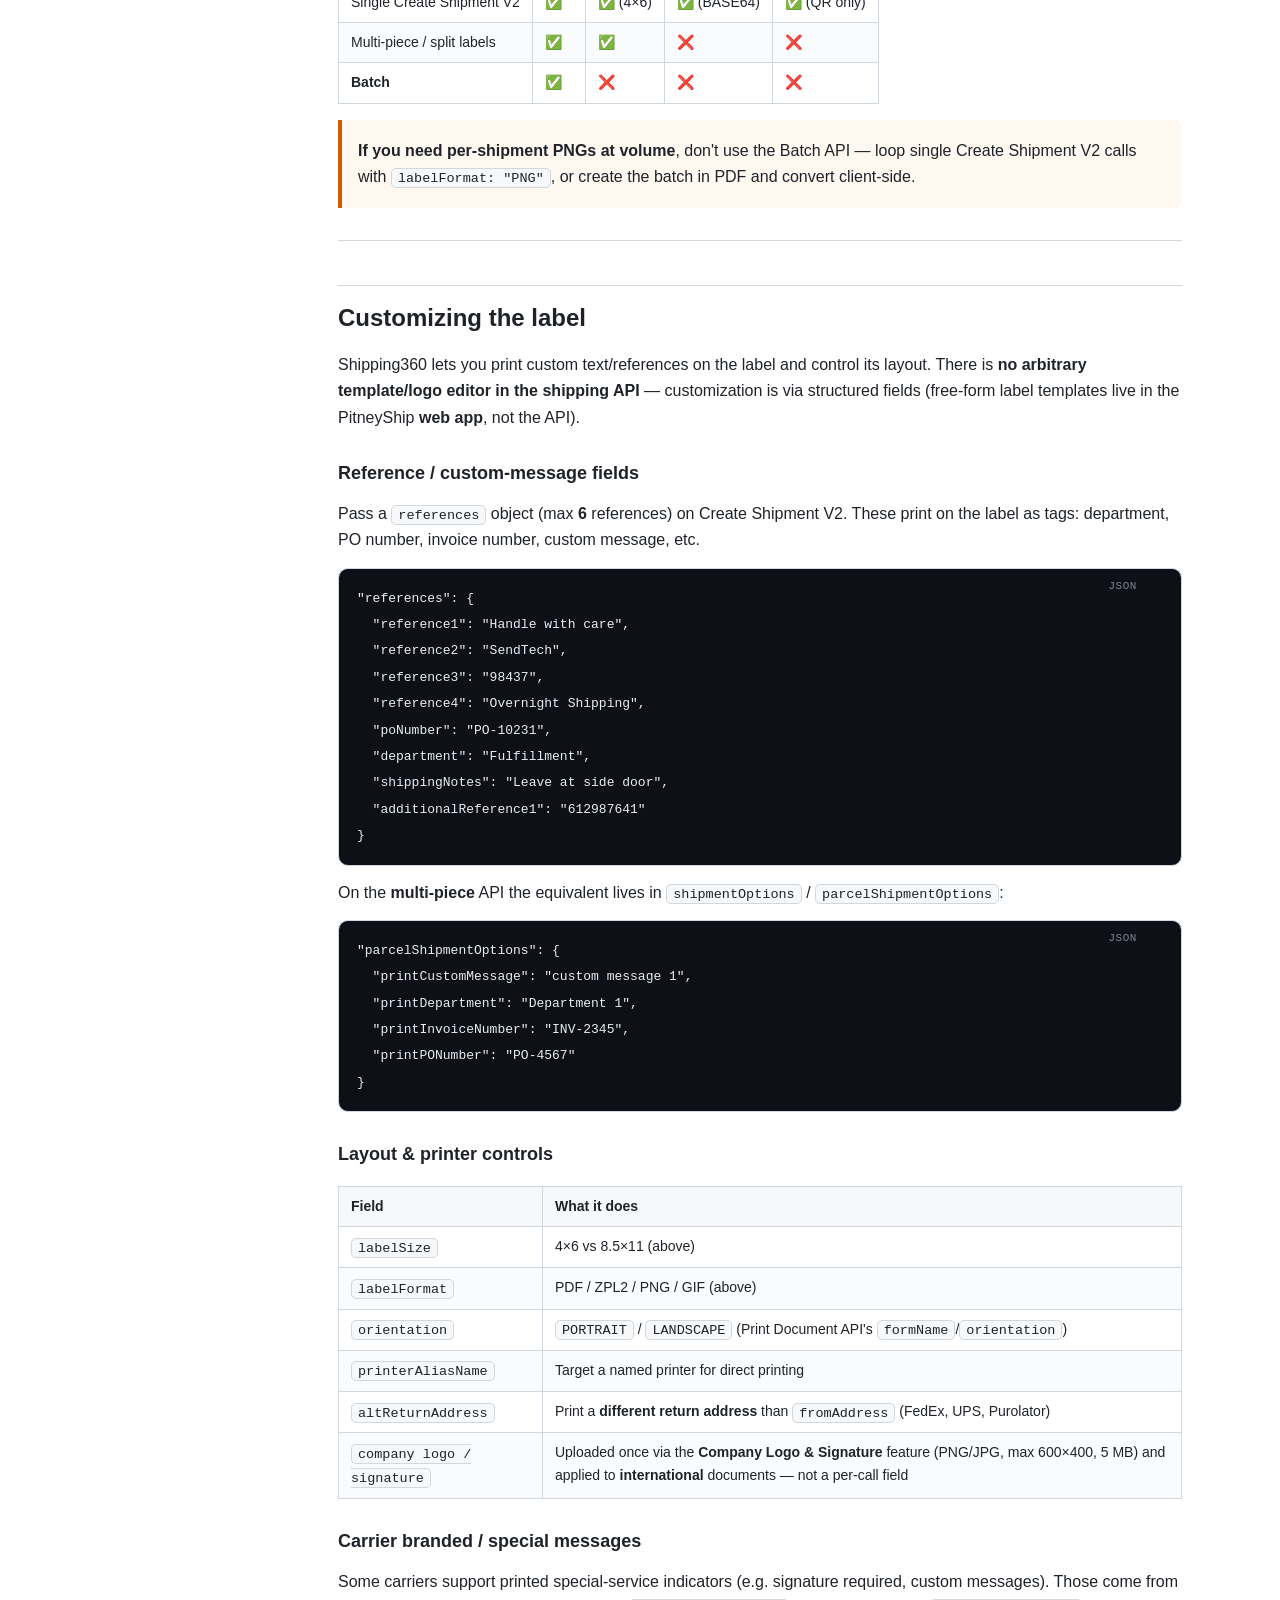
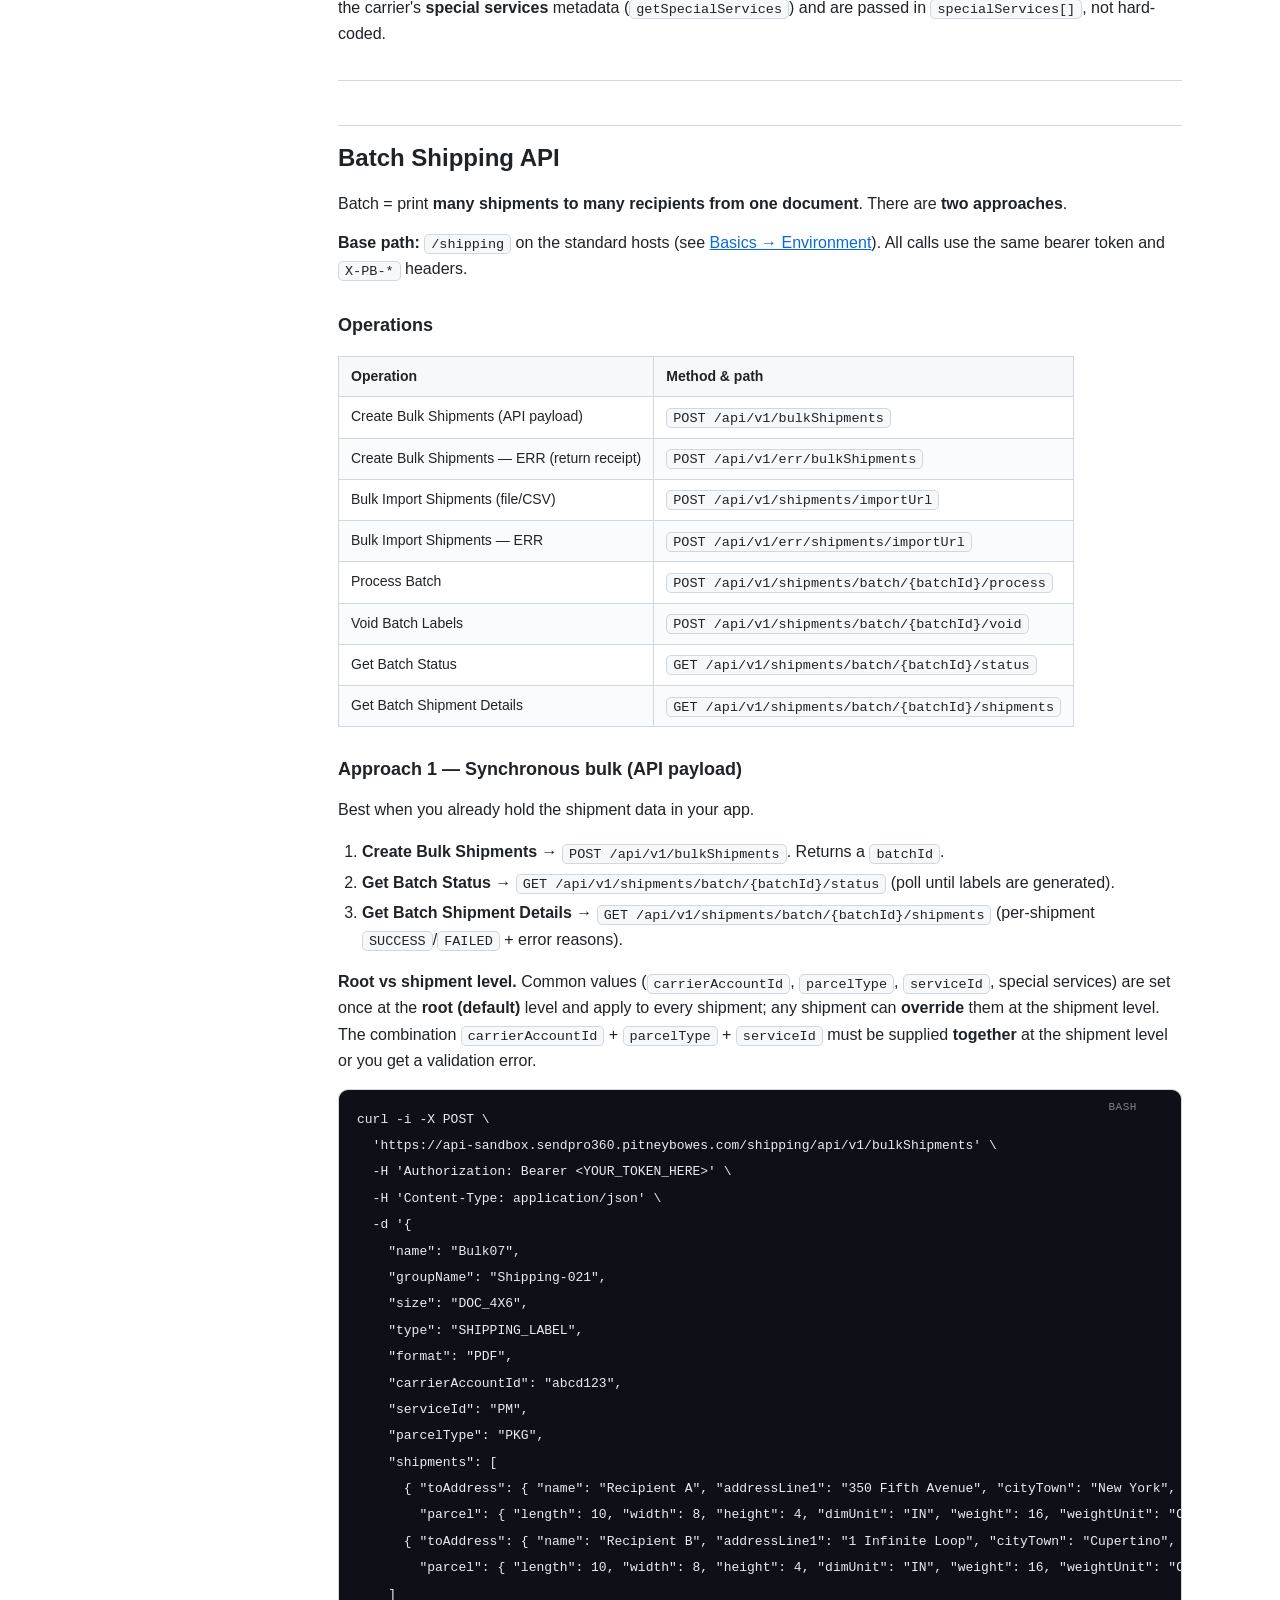
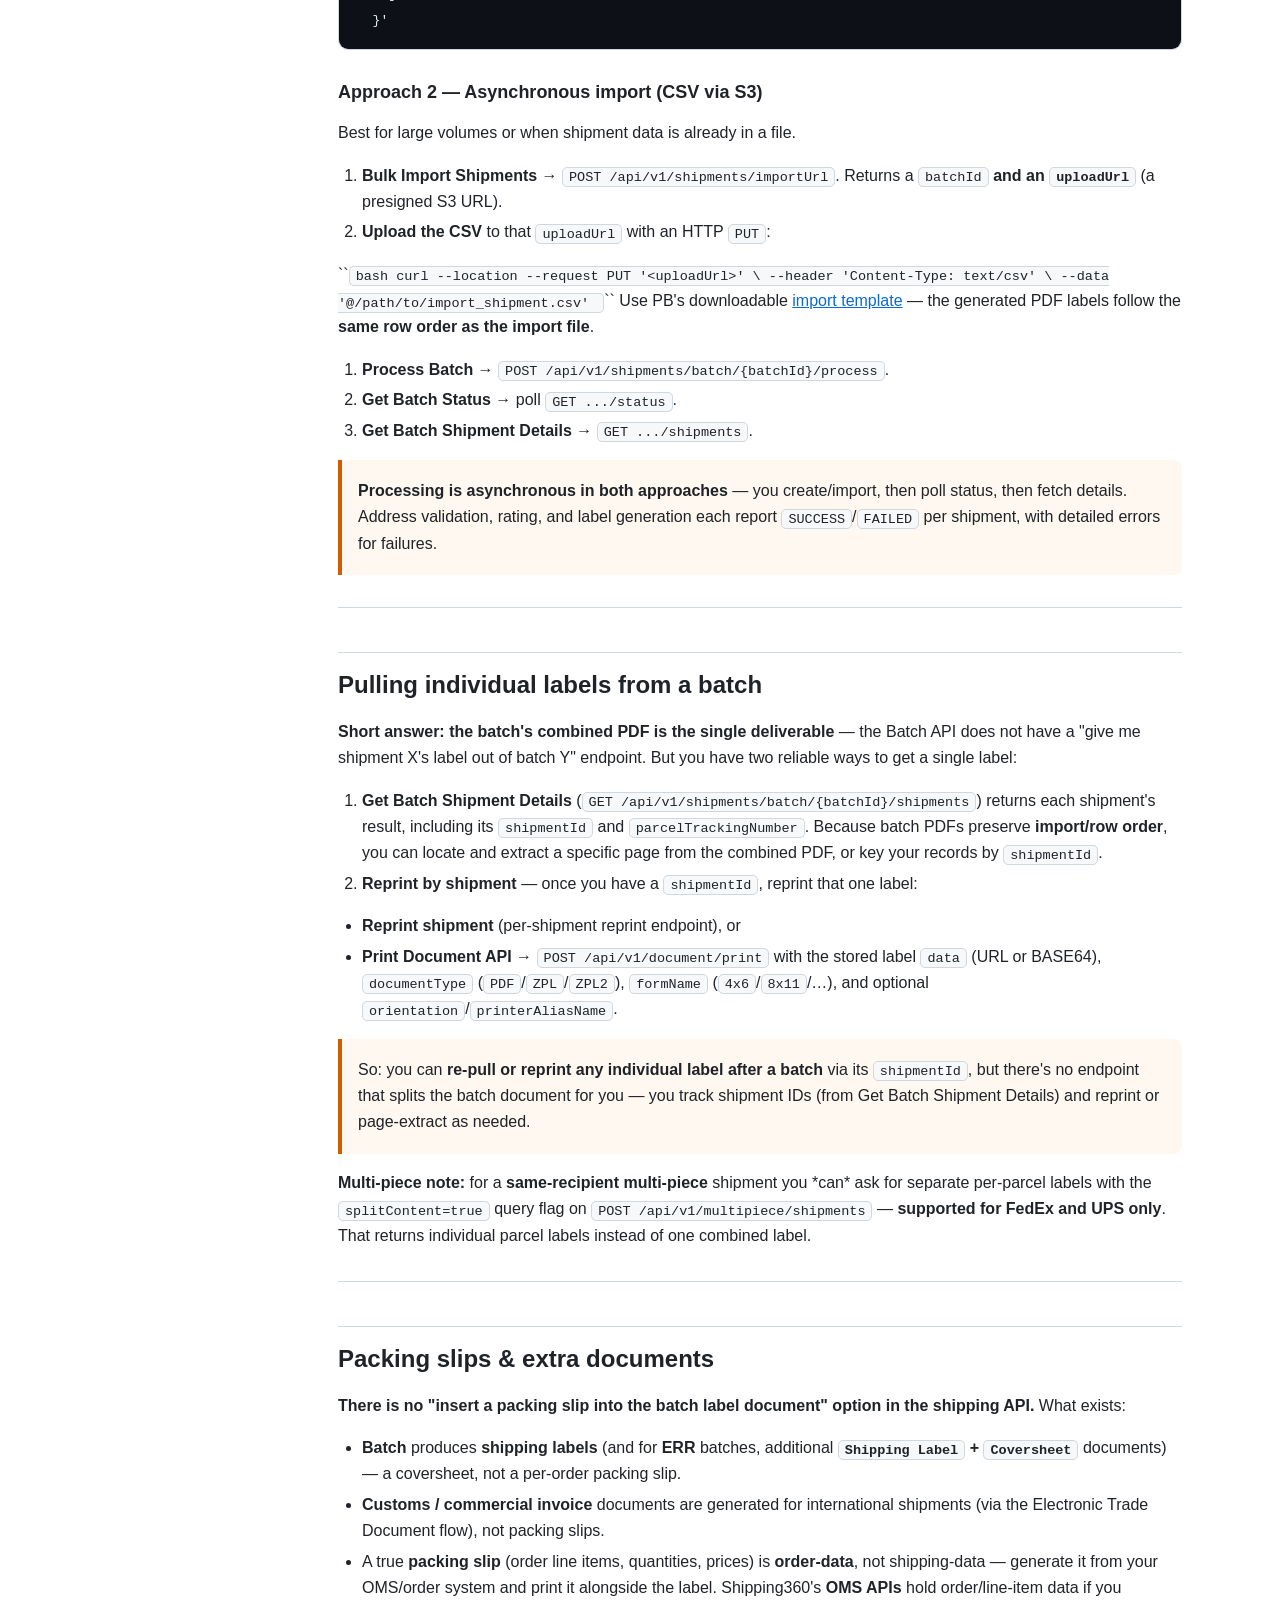
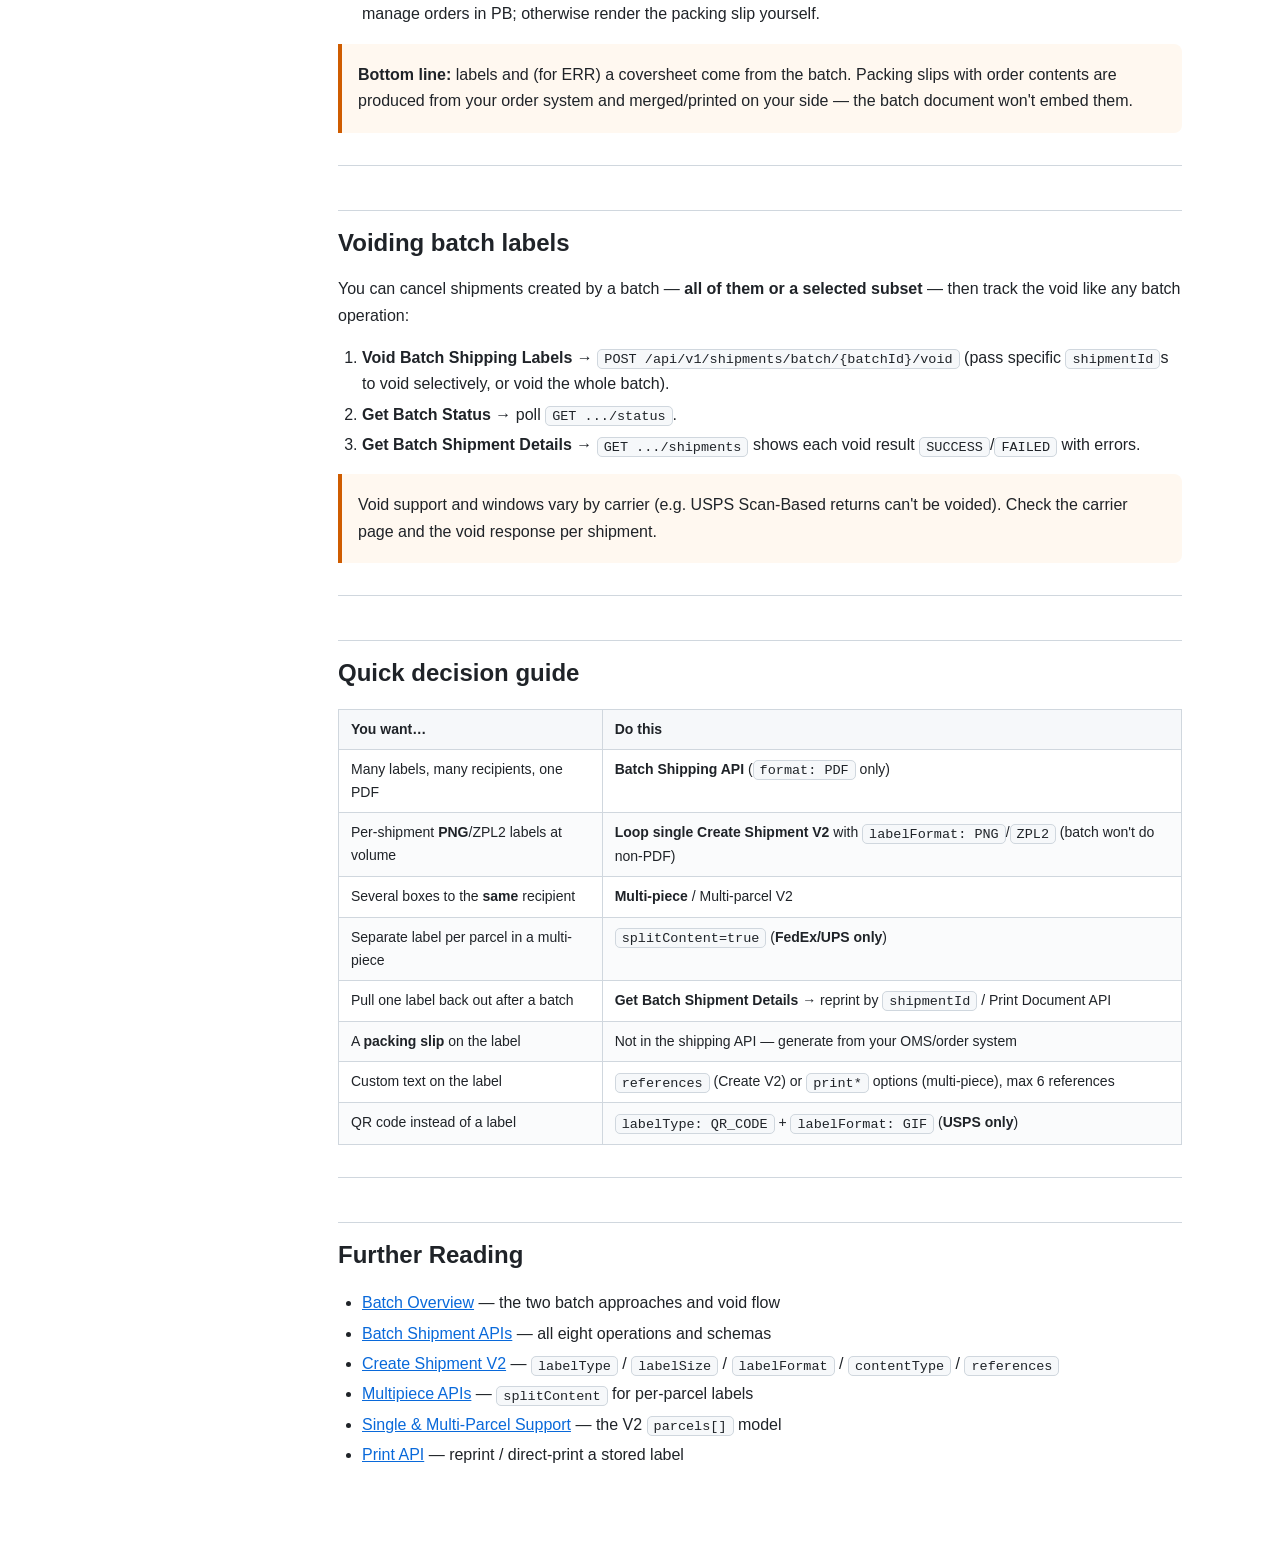
<file: tutorials/batch-labels.html>
<!DOCTYPE html>
<html lang="en">
<head>
<meta charset="UTF-8">
<meta name="viewport" content="width=device-width, initial-scale=1.0">
<title>Batch Shipping & Label Customization — Shipping360 Tutorial</title>
<link rel="stylesheet" href="../assets/style.css">
</head>
<body>
<button class="menu-toggle" id="menuToggle" aria-label="Toggle menu">☰ Contents</button>
<div class="layout">
  <nav class="sidebar" id="sidebar">
    <a class="home" href="../index.html">← All tutorials</a>
    <h2>On this page</h2>
    <ol id="toc"></ol>
  </nav>
  <main class="content">
    <header class="hero">
      <div class="kicker">Advanced</div>
      <h1>Batch Shipping &amp; Label Customization</h1>
      <div class="badges">
        <span class="badge green">Verified · 2026-10-19</span>
        <span class="badge">Batch Shipment API v1</span>
        <span class="badge">Create Shipment V2</span>
      </div>
    </header>
    <div id="doc"></div>
  </main>
</div>
<button class="topbtn" id="topbtn" aria-label="Back to top" title="Back to top">↑</button>
<script type="text/markdown" id="source">
# Batch Shipping & Label Customization

Everything about generating labels **in bulk**, the **label formats** Shipping360 returns (single and batch), how to **customize** what prints on a label, and whether you can **pull individual labels** or **insert packing slips** when working in a batch. Read [Basics](00-basics.html) first for auth, headers, and the single Create Shipment V2 call this builds on.

> **Verified against the live docs on 2026-10-19** (`docs.shipping360.pitneybowes.com`). Endpoints and enums below are copied from the Batch Shipment, Create Shipment V2, Multipiece, and Print API reference pages. Service/parcel/special-service codes are still runtime metadata — see [Basics → Carrier Metadata](00-basics.html).

---

## Table of Contents

1. [Three ways to make many labels](#three-ways-to-make-many-labels)
2. [Label types & formats returned](#label-types--formats-returned)
3. [Can you get PNG?](#can-you-get-png)
4. [Customizing the label](#customizing-the-label)
5. [Batch Shipping API](#batch-shipping-api)
6. [Pulling individual labels from a batch](#pulling-individual-labels-from-a-batch)
7. [Packing slips & extra documents](#packing-slips--extra-documents)
8. [Voiding batch labels](#voiding-batch-labels)
9. [Quick decision guide](#quick-decision-guide)
10. [Further Reading](#further-reading)

---

## Three ways to make many labels

Shipping360 has **three distinct "more than one label" concepts** — don't confuse them:

| Concept | What it is | One shipment? | API |
|---|---|---|---|
| **Batch shipping** | Many **separate shipments** to many recipients, printed from **one combined document** | No — N shipments | Batch Shipment API (`/api/v1/bulkShipments`, etc.) |
| **Multi-piece** | **Multiple parcels to the same recipient** under one shipment | One shipment, N parcels | Multipiece API (`/api/v1/multipiece/shipments`) |
| **Multi-parcel (V2)** | Same as multi-piece but via the new `parcels[]` array on Create Shipment V2 | One shipment, N parcels | Create Shipment V2 `parcels[]` |

> **Rule of thumb:** different recipients → **Batch**. Same recipient, several boxes → **Multi-piece / Multi-parcel**.

This page focuses on **Batch**, plus label customization and documents that apply to all three.

---

## Label types & formats returned

Every label-producing call (single Create Shipment V2, multi-piece, and batch) is governed by four fields: `labelType`, `labelSize`, `labelFormat`, and `contentType`.

### `labelType`

| Value | Meaning | Notes |
|---|---|---|
| `SHIPPING_LABEL` | A normal shipping label | Default for all carriers |
| `QR_CODE` | A scannable QR code instead of a printed label | **USPS only**, and only in `GIF` format |

### `labelSize` (document size)

| Value | Size | Typical use |
|---|---|---|
| `DOC_4X6` | 4″ × 6″ | Thermal label printers (the common case) |
| `DOC_4X8` | 4″ × 8″ | Labels with extra content (not on every path) |
| `DOC_8X11` | 8.5″ × 11″ | Plain paper / laser printers |

### `labelFormat` (file format) — single Create Shipment V2

| Value | Supported sizes | Notes |
|---|---|---|
| `PDF` | `DOC_4X6` **and** `DOC_8X11` | Most common; `contentType: URL` or `BASE64` |
| `ZPL2` | `DOC_4X6` only | Zebra thermal printers; `contentType: BASE64` |
| `PNG` | — | Raster image; `contentType: BASE64` |
| `GIF` | — | **Required** for `QR_CODE`; `contentType: URL` or `BASE64` |

> There is no bare `ZPL` for shipping labels — the enum is **`ZPL2`**. (`ZPL` appears only in the separate Print Document API's `documentType`.)

### `contentType` (how the label bytes come back)

| Value | Supported with |
|---|---|
| `URL` | `PDF`, `GIF` — returns a temporary S3 URL to download |
| `BASE64` | `ZPL2`, `PNG`, `GIF` — returns the encoded bytes inline |

The response carries the label under `labelLayout[]`:

```json
{
  "shipmentId": "USPS123456789",
  "parcelTrackingNumber": "9400100000000000000000",
  "correlationId": "00da5e928af44bcc9e5c092163e036f9",
  "labelLayout": [
    {
      "contentType": "URL",
      "contents": "https://.../temp-labels/USPS123456789.pdf",
      "fileFormat": "PDF",
      "size": "DOC_4X6",
      "type": "SHIPPING_LABEL"
    }
  ]
}
```

> **URL labels are temporary.** The S3 link under `labelLayout[].contents` expires (≈24h for USPS). Download and store the label if you need it later — don't treat the URL as permanent.

---

## Can you get PNG?

**Yes, for single and multi-parcel labels.** On Create Shipment V2, `labelFormat: "PNG"` is a supported enum (`PDF` / `ZPL2` / `PNG` / `GIF`). PNG comes back `BASE64`-encoded (not as a URL), so decode `labelLayout[].contents` and write a `.png`.

**Batch is the exception.** The **Batch Shipment API currently supports only `format: "PDF"`** — the field is documented with a single value (`PDF`) because a batch is one combined print document, and the ERR (return-receipt) batch adds `Shipping Label` + `Coversheet` document types, still rendered to PDF. **The multi-piece API likewise supports only `PDF` and `ZPL2`.**

| Path | PDF | ZPL2 | PNG | GIF |
|---|---|---|---|---|
| Single Create Shipment V2 | ✅ | ✅ (4×6) | ✅ (BASE64) | ✅ (QR only) |
| Multi-piece / split labels | ✅ | ✅ | ❌ | ❌ |
| **Batch** | ✅ | ❌ | ❌ | ❌ |

> **If you need per-shipment PNGs at volume**, don't use the Batch API — loop single Create Shipment V2 calls with `labelFormat: "PNG"`, or create the batch in PDF and convert client-side.

---

## Customizing the label

Shipping360 lets you print custom text/references on the label and control its layout. There is **no arbitrary template/logo editor in the shipping API** — customization is via structured fields (free-form label templates live in the PitneyShip **web app**, not the API).

### Reference / custom-message fields

Pass a `references` object (max **6** references) on Create Shipment V2. These print on the label as tags: department, PO number, invoice number, custom message, etc.

```json
"references": {
  "reference1": "Handle with care",
  "reference2": "SendTech",
  "reference3": "98437",
  "reference4": "Overnight Shipping",
  "poNumber": "PO-10231",
  "department": "Fulfillment",
  "shippingNotes": "Leave at side door",
  "additionalReference1": "612987641"
}
```

On the **multi-piece** API the equivalent lives in `shipmentOptions` / `parcelShipmentOptions`:

```json
"parcelShipmentOptions": {
  "printCustomMessage": "custom message 1",
  "printDepartment": "Department 1",
  "printInvoiceNumber": "INV-2345",
  "printPONumber": "PO-4567"
}
```

### Layout & printer controls

| Field | What it does |
|---|---|
| `labelSize` | 4×6 vs 8.5×11 (above) |
| `labelFormat` | PDF / ZPL2 / PNG / GIF (above) |
| `orientation` | `PORTRAIT` / `LANDSCAPE` (Print Document API's `formName`/`orientation`) |
| `printerAliasName` | Target a named printer for direct printing |
| `altReturnAddress` | Print a **different return address** than `fromAddress` (FedEx, UPS, Purolator) |
| `company logo / signature` | Uploaded once via the **Company Logo & Signature** feature (PNG/JPG, max 600×400, 5 MB) and applied to **international** documents — not a per-call field |

### Carrier branded / special messages

Some carriers support printed special-service indicators (e.g. signature required, custom messages). Those come from the carrier's **special services** metadata (`getSpecialServices`) and are passed in `specialServices[]`, not hard-coded.

---

## Batch Shipping API

Batch = print **many shipments to many recipients from one document**. There are **two approaches**.

**Base path:** `/shipping` on the standard hosts (see [Basics → Environment](00-basics.html)). All calls use the same bearer token and `X-PB-*` headers.

### Operations

| Operation | Method & path |
|---|---|
| Create Bulk Shipments (API payload) | `POST /api/v1/bulkShipments` |
| Create Bulk Shipments — ERR (return receipt) | `POST /api/v1/err/bulkShipments` |
| Bulk Import Shipments (file/CSV) | `POST /api/v1/shipments/importUrl` |
| Bulk Import Shipments — ERR | `POST /api/v1/err/shipments/importUrl` |
| Process Batch | `POST /api/v1/shipments/batch/{batchId}/process` |
| Void Batch Labels | `POST /api/v1/shipments/batch/{batchId}/void` |
| Get Batch Status | `GET /api/v1/shipments/batch/{batchId}/status` |
| Get Batch Shipment Details | `GET /api/v1/shipments/batch/{batchId}/shipments` |

### Approach 1 — Synchronous bulk (API payload)

Best when you already hold the shipment data in your app.

1. **Create Bulk Shipments** → `POST /api/v1/bulkShipments`. Returns a `batchId`.
2. **Get Batch Status** → `GET /api/v1/shipments/batch/{batchId}/status` (poll until labels are generated).
3. **Get Batch Shipment Details** → `GET /api/v1/shipments/batch/{batchId}/shipments` (per-shipment `SUCCESS`/`FAILED` + error reasons).

**Root vs shipment level.** Common values (`carrierAccountId`, `parcelType`, `serviceId`, special services) are set once at the **root (default)** level and apply to every shipment; any shipment can **override** them at the shipment level. The combination `carrierAccountId` + `parcelType` + `serviceId` must be supplied **together** at the shipment level or you get a validation error.

```bash
curl -i -X POST \
  'https://api-sandbox.sendpro360.pitneybowes.com/shipping/api/v1/bulkShipments' \
  -H 'Authorization: Bearer <YOUR_TOKEN_HERE>' \
  -H 'Content-Type: application/json' \
  -d '{
    "name": "Bulk07",
    "groupName": "Shipping-021",
    "size": "DOC_4X6",
    "type": "SHIPPING_LABEL",
    "format": "PDF",
    "carrierAccountId": "abcd123",
    "serviceId": "PM",
    "parcelType": "PKG",
    "shipments": [
      { "toAddress": { "name": "Recipient A", "addressLine1": "350 Fifth Avenue", "cityTown": "New York", "stateProvince": "NY", "postalCode": "10118", "countryCode": "US" },
        "parcel": { "length": 10, "width": 8, "height": 4, "dimUnit": "IN", "weight": 16, "weightUnit": "OZ" } },
      { "toAddress": { "name": "Recipient B", "addressLine1": "1 Infinite Loop", "cityTown": "Cupertino", "stateProvince": "CA", "postalCode": "95014", "countryCode": "US" },
        "parcel": { "length": 10, "width": 8, "height": 4, "dimUnit": "IN", "weight": 16, "weightUnit": "OZ" } }
    ]
  }'
```

### Approach 2 — Asynchronous import (CSV via S3)

Best for large volumes or when shipment data is already in a file.

1. **Bulk Import Shipments** → `POST /api/v1/shipments/importUrl`. Returns a `batchId` **and an `uploadUrl`** (a presigned S3 URL).
2. **Upload the CSV** to that `uploadUrl` with an HTTP `PUT`:
   ```bash
   curl --location --request PUT '<uploadUrl>' \
     --header 'Content-Type: text/csv' \
     --data '@/path/to/import_shipment.csv'
   ```
   Use PB's downloadable [import template](https://docs.shipping360.pitneybowes.com/docs/shipping/batch/overview) — the generated PDF labels follow the **same row order as the import file**.
3. **Process Batch** → `POST /api/v1/shipments/batch/{batchId}/process`.
4. **Get Batch Status** → poll `GET .../status`.
5. **Get Batch Shipment Details** → `GET .../shipments`.

> **Processing is asynchronous in both approaches** — you create/import, then poll status, then fetch details. Address validation, rating, and label generation each report `SUCCESS`/`FAILED` per shipment, with detailed errors for failures.

---

## Pulling individual labels from a batch

**Short answer: the batch's combined PDF is the single deliverable** — the Batch API does not have a "give me shipment X's label out of batch Y" endpoint. But you have two reliable ways to get a single label:

1. **Get Batch Shipment Details** (`GET /api/v1/shipments/batch/{batchId}/shipments`) returns each shipment's result, including its `shipmentId` and `parcelTrackingNumber`. Because batch PDFs preserve **import/row order**, you can locate and extract a specific page from the combined PDF, or key your records by `shipmentId`.
2. **Reprint by shipment** — once you have a `shipmentId`, reprint that one label:
   - **Reprint shipment** (per-shipment reprint endpoint), or
   - **Print Document API** → `POST /api/v1/document/print` with the stored label `data` (URL or BASE64), `documentType` (`PDF`/`ZPL`/`ZPL2`), `formName` (`4x6`/`8x11`/…), and optional `orientation`/`printerAliasName`.

> So: you can **re-pull or reprint any individual label after a batch** via its `shipmentId`, but there's no endpoint that splits the batch document for you — you track shipment IDs (from Get Batch Shipment Details) and reprint or page-extract as needed.

**Multi-piece note:** for a **same-recipient multi-piece** shipment you *can* ask for separate per-parcel labels with the `splitContent=true` query flag on `POST /api/v1/multipiece/shipments` — **supported for FedEx and UPS only**. That returns individual parcel labels instead of one combined label.

---

## Packing slips & extra documents

**There is no "insert a packing slip into the batch label document" option in the shipping API.** What exists:

- **Batch** produces **shipping labels** (and for **ERR** batches, additional **`Shipping Label` + `Coversheet`** documents) — a coversheet, not a per-order packing slip.
- **Customs / commercial invoice** documents are generated for international shipments (via the Electronic Trade Document flow), not packing slips.
- A true **packing slip** (order line items, quantities, prices) is **order-data**, not shipping-data — generate it from your OMS/order system and print it alongside the label. Shipping360's **OMS APIs** hold order/line-item data if you manage orders in PB; otherwise render the packing slip yourself.

> **Bottom line:** labels and (for ERR) a coversheet come from the batch. Packing slips with order contents are produced from your order system and merged/printed on your side — the batch document won't embed them.

---

## Voiding batch labels

You can cancel shipments created by a batch — **all of them or a selected subset** — then track the void like any batch operation:

1. **Void Batch Shipping Labels** → `POST /api/v1/shipments/batch/{batchId}/void` (pass specific `shipmentId`s to void selectively, or void the whole batch).
2. **Get Batch Status** → poll `GET .../status`.
3. **Get Batch Shipment Details** → `GET .../shipments` shows each void result `SUCCESS`/`FAILED` with errors.

> Void support and windows vary by carrier (e.g. USPS Scan-Based returns can't be voided). Check the carrier page and the void response per shipment.

---

## Quick decision guide

| You want… | Do this |
|---|---|
| Many labels, many recipients, one PDF | **Batch Shipping API** (`format: PDF` only) |
| Per-shipment **PNG**/ZPL2 labels at volume | **Loop single Create Shipment V2** with `labelFormat: PNG`/`ZPL2` (batch won't do non-PDF) |
| Several boxes to the **same** recipient | **Multi-piece** / Multi-parcel V2 |
| Separate label per parcel in a multi-piece | `splitContent=true` (**FedEx/UPS only**) |
| Pull one label back out after a batch | **Get Batch Shipment Details** → reprint by `shipmentId` / Print Document API |
| A **packing slip** on the label | Not in the shipping API — generate from your OMS/order system |
| Custom text on the label | `references` (Create V2) or `print*` options (multi-piece), max 6 references |
| QR code instead of a label | `labelType: QR_CODE` + `labelFormat: GIF` (**USPS only**) |

---

## Further Reading

- [Batch Overview](https://docs.shipping360.pitneybowes.com/docs/shipping/batch/overview) — the two batch approaches and void flow
- [Batch Shipment APIs](https://docs.shipping360.pitneybowes.com/openapi/batchshipping/batch-shipment) — all eight operations and schemas
- [Create Shipment V2](https://docs.shipping360.pitneybowes.com/openapi/newshipping/shipping-apis/createshipmentv2) — `labelType` / `labelSize` / `labelFormat` / `contentType` / `references`
- [Multipiece APIs](https://docs.shipping360.pitneybowes.com/openapi/newshipping/multipiece-apis) — `splitContent` for per-parcel labels
- [Single & Multi-Parcel Support](https://docs.shipping360.pitneybowes.com/docs/shipping/shipment/multiparcel) — the V2 `parcels[]` model
- [Print API](https://docs.shipping360.pitneybowes.com/openapi/shipping/print) — reprint / direct-print a stored label

</script>
<script src="../assets/tutorial.js"></script>
</body>
</html>
</file>
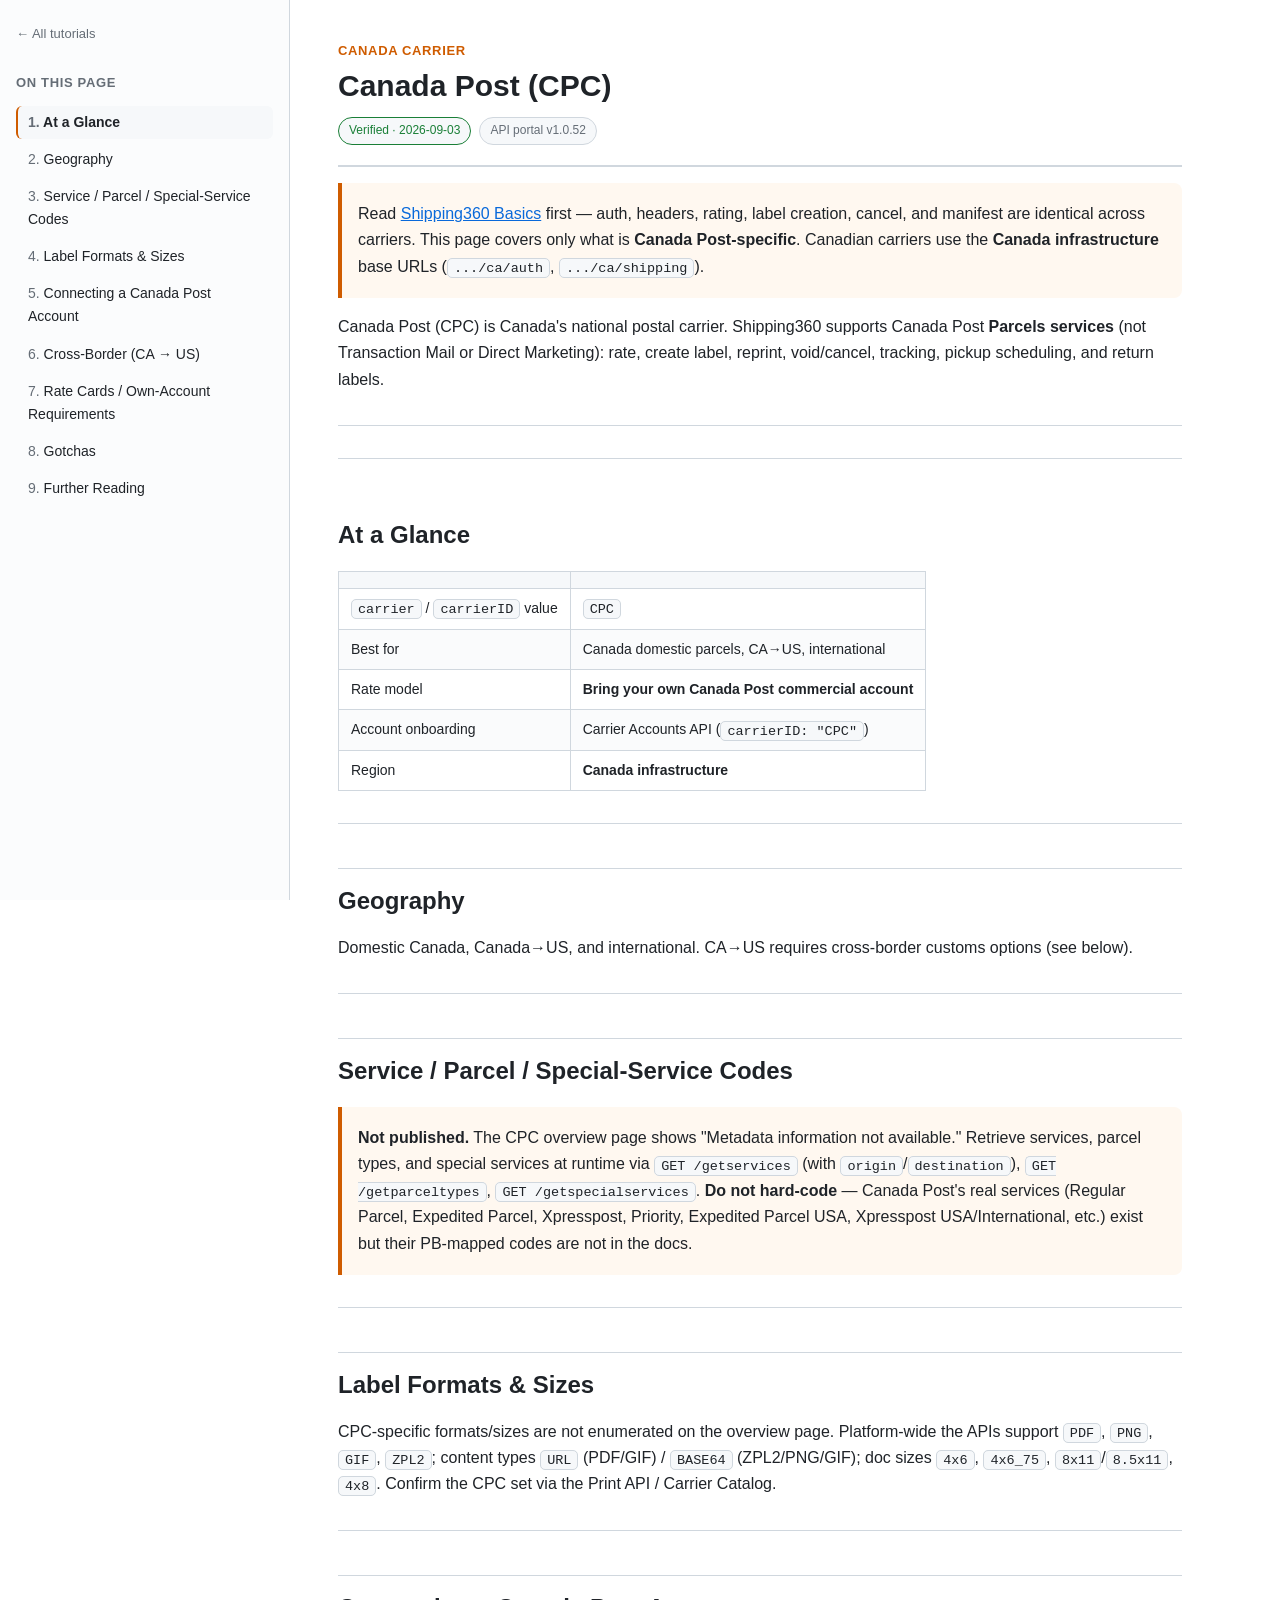
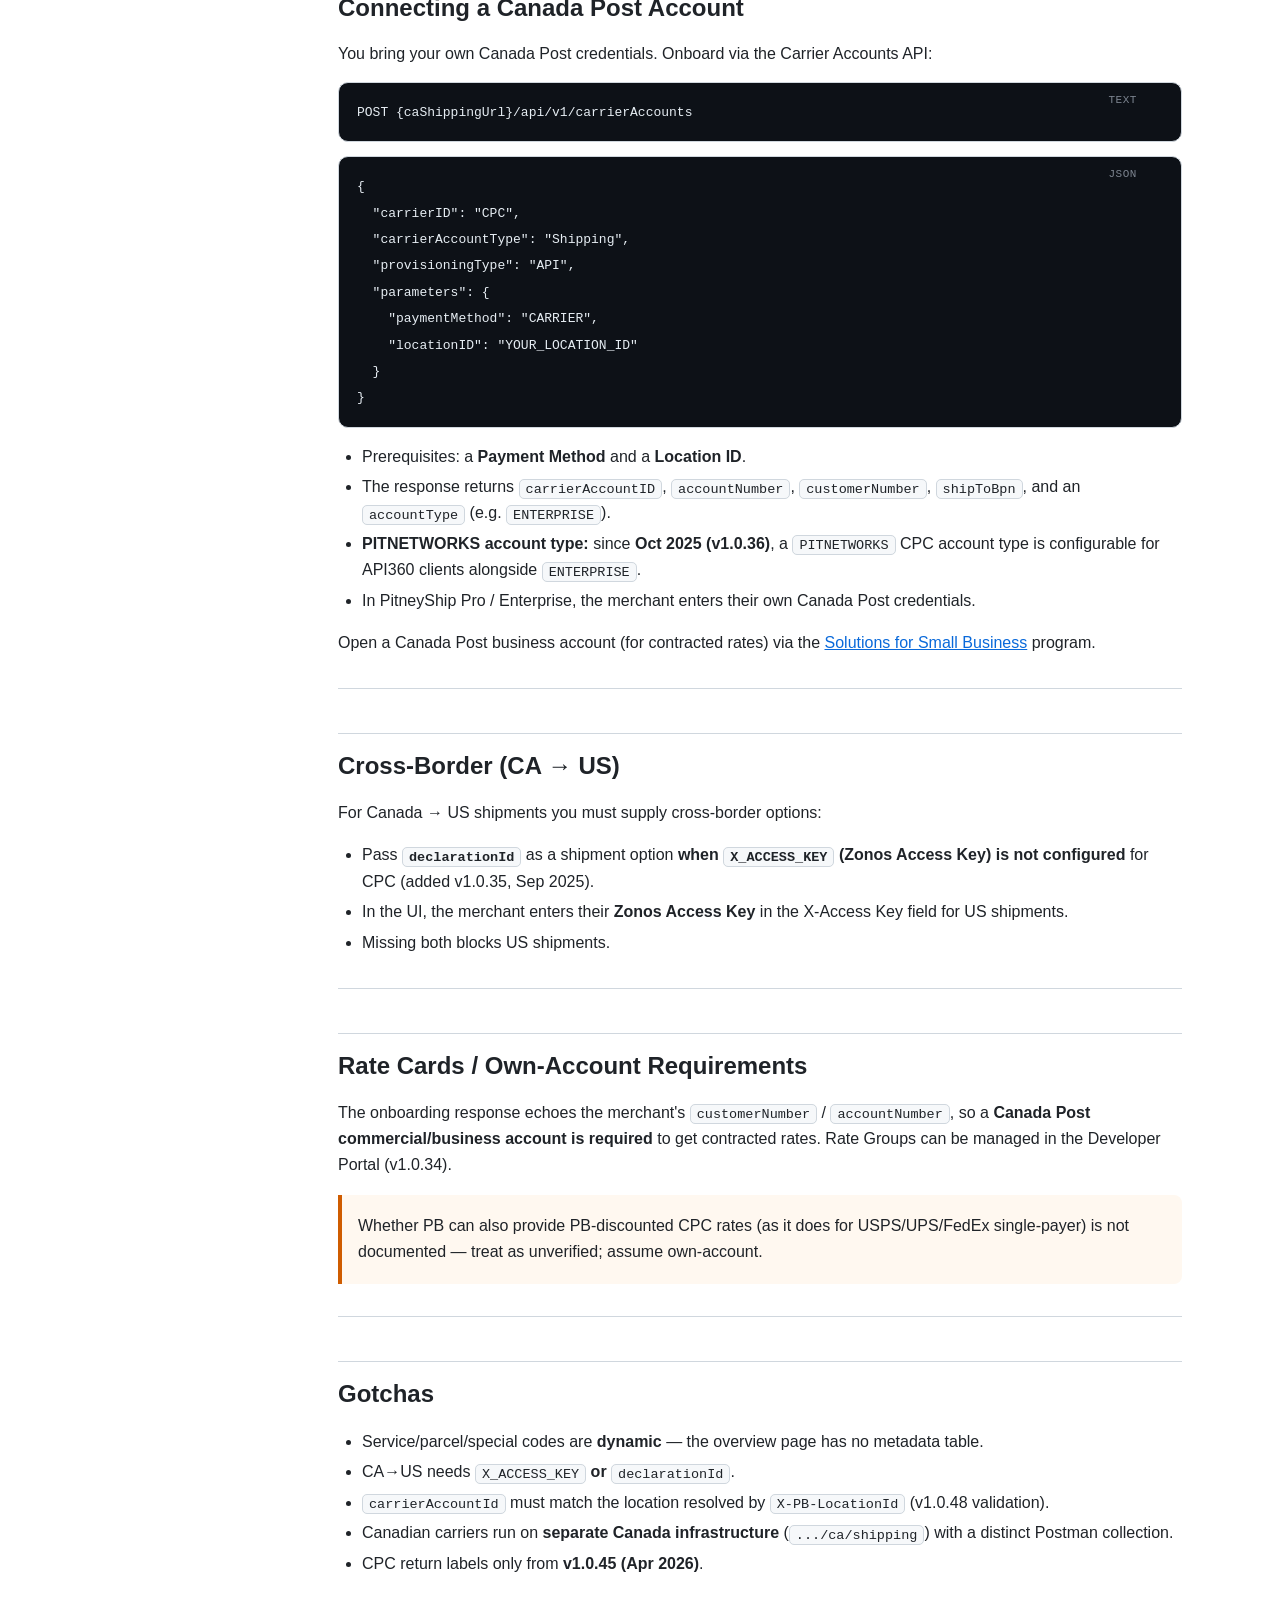
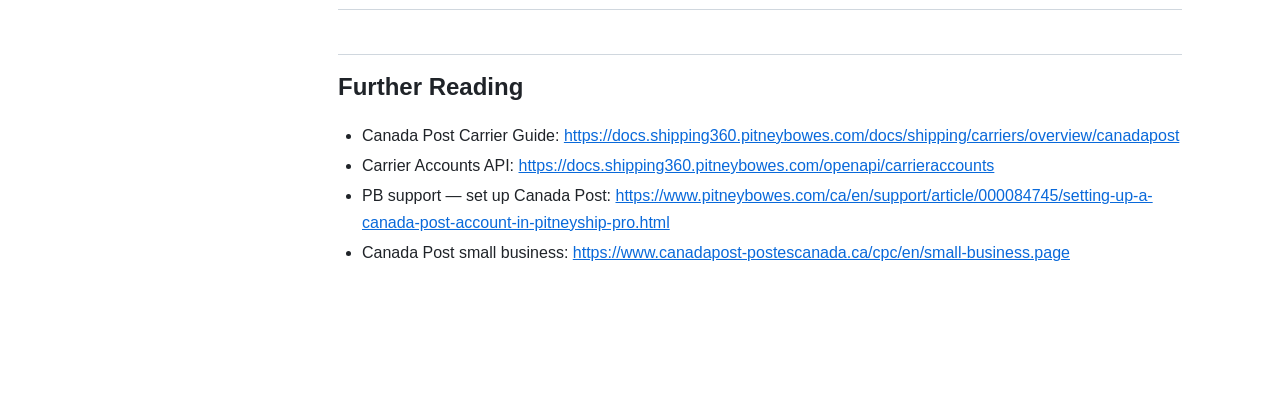
<file: tutorials/canadapost.html>
<!DOCTYPE html>
<html lang="en">
<head>
<meta charset="UTF-8">
<meta name="viewport" content="width=device-width, initial-scale=1.0">
<title>Canada Post (CPC) — Shipping360 Tutorial</title>
<link rel="stylesheet" href="../assets/style.css">
</head>
<body>
<button class="menu-toggle" id="menuToggle" aria-label="Toggle menu">☰ Contents</button>
<div class="layout">
  <nav class="sidebar" id="sidebar">
    <a class="home" href="../index.html">← All tutorials</a>
    <h2>On this page</h2>
    <ol id="toc"></ol>
  </nav>
  <main class="content">
    <header class="hero">
      <div class="kicker">Canada Carrier</div>
      <h1>Canada Post (CPC)</h1>
      <div class="badges">
        <span class="badge green">Verified · 2026-09-03</span>
        <span class="badge">API portal v1.0.52</span>
      </div>
    </header>
    <div id="doc"></div>
  </main>
</div>
<button class="topbtn" id="topbtn" aria-label="Back to top" title="Back to top">↑</button>
<script type="text/markdown" id="source">
# Canada Post (CPC) on Shipping360

> Read [Shipping360 Basics](00-basics.html) first — auth, headers, rating, label creation, cancel, and manifest are identical across carriers. This page covers only what is **Canada Post-specific**. Canadian carriers use the **Canada infrastructure** base URLs (`.../ca/auth`, `.../ca/shipping`).

Canada Post (CPC) is Canada's national postal carrier. Shipping360 supports Canada Post **Parcels services** (not Transaction Mail or Direct Marketing): rate, create label, reprint, void/cancel, tracking, pickup scheduling, and return labels.

---

## Table of Contents

1. [At a Glance](#at-a-glance)
2. [Geography](#geography)
3. [Service / Parcel / Special-Service Codes](#service--parcel--special-service-codes)
4. [Label Formats & Sizes](#label-formats--sizes)
5. [Connecting a Canada Post Account](#connecting-a-canada-post-account)
6. [Cross-Border (CA → US)](#cross-border-ca--us)
7. [Rate Cards / Own-Account Requirements](#rate-cards--own-account-requirements)
8. [Gotchas](#gotchas)
9. [Further Reading](#further-reading)

---

## At a Glance

| | |
|---|---|
| `carrier` / `carrierID` value | `CPC` |
| Best for | Canada domestic parcels, CA→US, international |
| Rate model | **Bring your own Canada Post commercial account** |
| Account onboarding | Carrier Accounts API (`carrierID: "CPC"`) |
| Region | **Canada infrastructure** |

---

## Geography

Domestic Canada, Canada→US, and international. CA→US requires cross-border customs options (see below).

---

## Service / Parcel / Special-Service Codes

> **Not published.** The CPC overview page shows "Metadata information not available." Retrieve services, parcel types, and special services at runtime via `GET /getservices` (with `origin`/`destination`), `GET /getparceltypes`, `GET /getspecialservices`. **Do not hard-code** — Canada Post's real services (Regular Parcel, Expedited Parcel, Xpresspost, Priority, Expedited Parcel USA, Xpresspost USA/International, etc.) exist but their PB-mapped codes are not in the docs.

---

## Label Formats & Sizes

CPC-specific formats/sizes are not enumerated on the overview page. Platform-wide the APIs support `PDF`, `PNG`, `GIF`, `ZPL2`; content types `URL` (PDF/GIF) / `BASE64` (ZPL2/PNG/GIF); doc sizes `4x6`, `4x6_75`, `8x11`/`8.5x11`, `4x8`. Confirm the CPC set via the Print API / Carrier Catalog.

---

## Connecting a Canada Post Account

You bring your own Canada Post credentials. Onboard via the Carrier Accounts API:

```text
POST {caShippingUrl}/api/v1/carrierAccounts
```

```json
{
  "carrierID": "CPC",
  "carrierAccountType": "Shipping",
  "provisioningType": "API",
  "parameters": {
    "paymentMethod": "CARRIER",
    "locationID": "YOUR_LOCATION_ID"
  }
}
```

- Prerequisites: a **Payment Method** and a **Location ID**.
- The response returns `carrierAccountID`, `accountNumber`, `customerNumber`, `shipToBpn`, and an `accountType` (e.g. `ENTERPRISE`).
- **PITNETWORKS account type:** since **Oct 2025 (v1.0.36)**, a `PITNETWORKS` CPC account type is configurable for API360 clients alongside `ENTERPRISE`.
- In PitneyShip Pro / Enterprise, the merchant enters their own Canada Post credentials.

Open a Canada Post business account (for contracted rates) via the [Solutions for Small Business](https://www.canadapost-postescanada.ca/cpc/en/small-business.page) program.

---

## Cross-Border (CA → US)

For Canada → US shipments you must supply cross-border options:

- Pass **`declarationId`** as a shipment option **when `X_ACCESS_KEY` (Zonos Access Key) is not configured** for CPC (added v1.0.35, Sep 2025).
- In the UI, the merchant enters their **Zonos Access Key** in the X-Access Key field for US shipments.
- Missing both blocks US shipments.

---

## Rate Cards / Own-Account Requirements

The onboarding response echoes the merchant's `customerNumber` / `accountNumber`, so a **Canada Post commercial/business account is required** to get contracted rates. Rate Groups can be managed in the Developer Portal (v1.0.34).

> Whether PB can also provide PB-discounted CPC rates (as it does for USPS/UPS/FedEx single-payer) is not documented — treat as unverified; assume own-account.

---

## Gotchas

- Service/parcel/special codes are **dynamic** — the overview page has no metadata table.
- CA→US needs `X_ACCESS_KEY` **or** `declarationId`.
- `carrierAccountId` must match the location resolved by `X-PB-LocationId` (v1.0.48 validation).
- Canadian carriers run on **separate Canada infrastructure** (`.../ca/shipping`) with a distinct Postman collection.
- CPC return labels only from **v1.0.45 (Apr 2026)**.

---

## Further Reading

- Canada Post Carrier Guide: https://docs.shipping360.pitneybowes.com/docs/shipping/carriers/overview/canadapost
- Carrier Accounts API: https://docs.shipping360.pitneybowes.com/openapi/carrieraccounts
- PB support — set up Canada Post: https://www.pitneybowes.com/ca/en/support/article/000084745/setting-up-a-canada-post-account-in-pitneyship-pro.html
- Canada Post small business: https://www.canadapost-postescanada.ca/cpc/en/small-business.page

</script>
<script src="../assets/tutorial.js"></script>
</body>
</html>
</file>
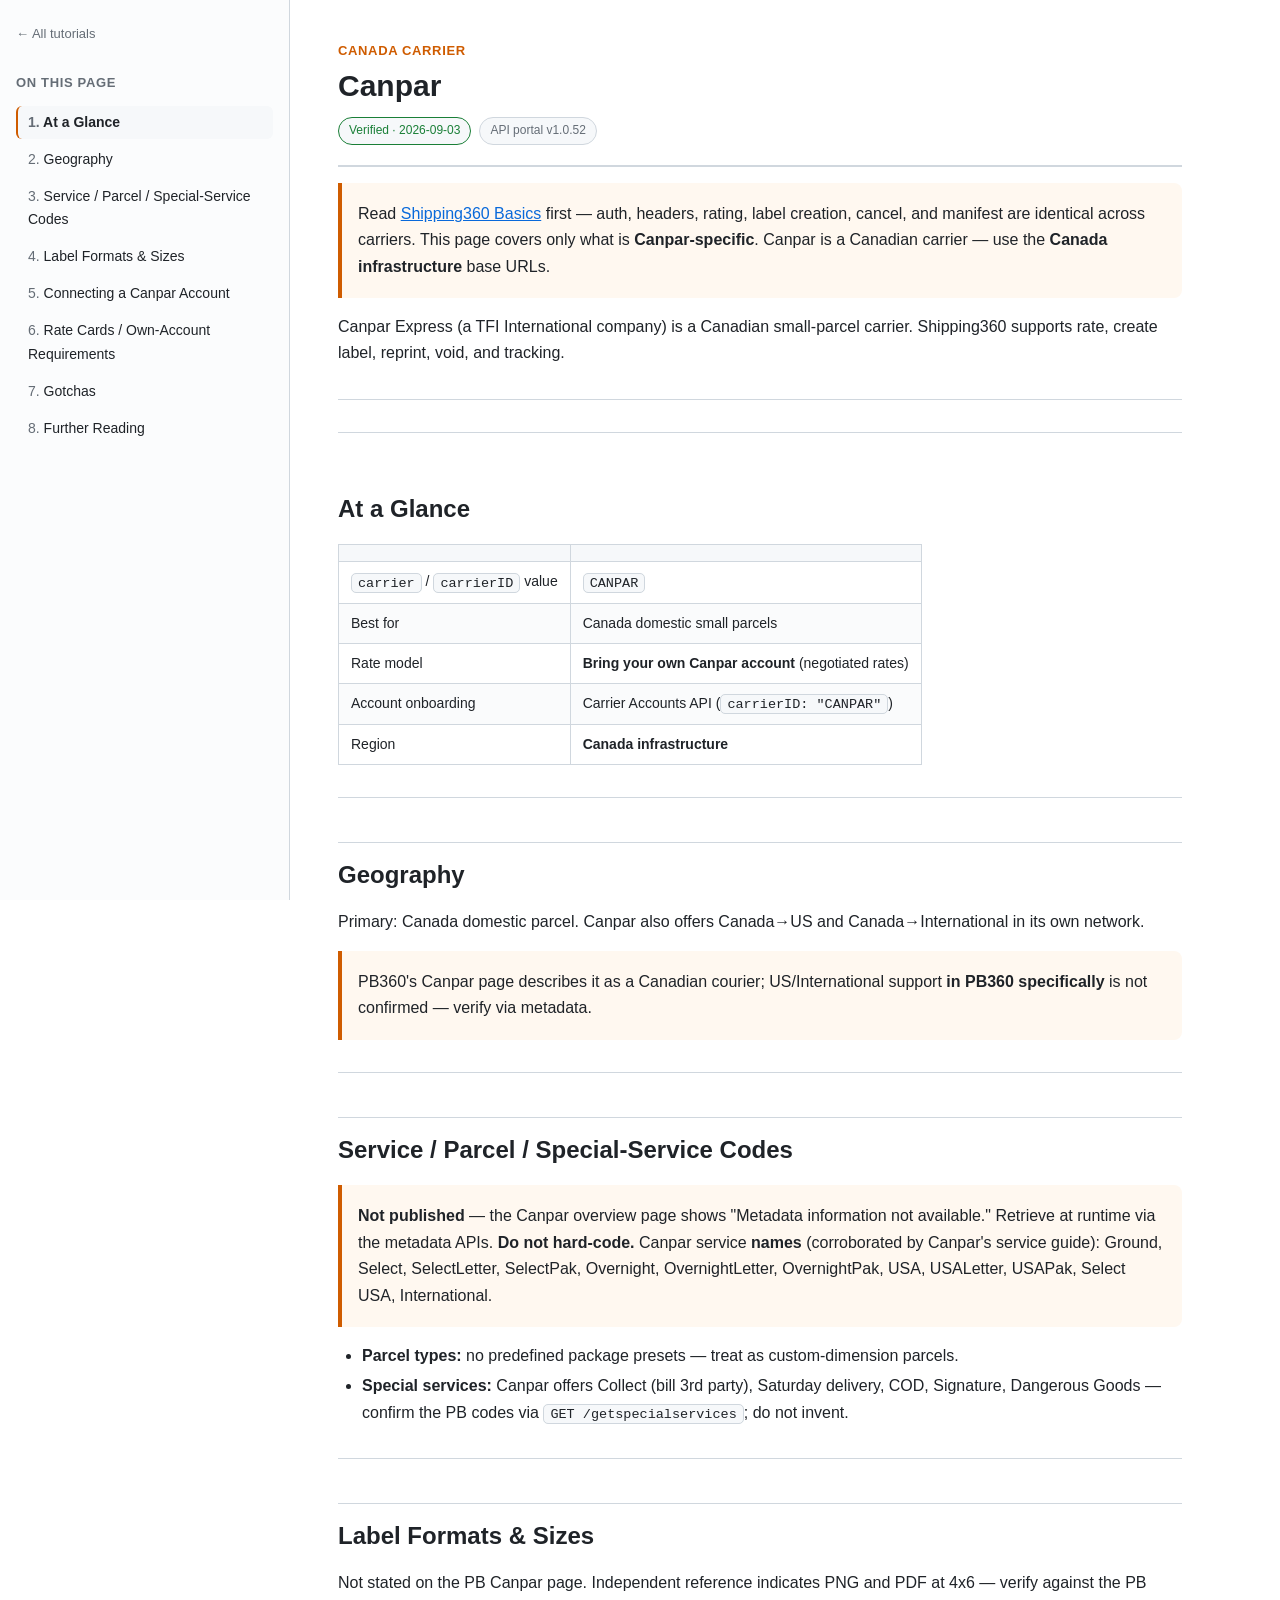
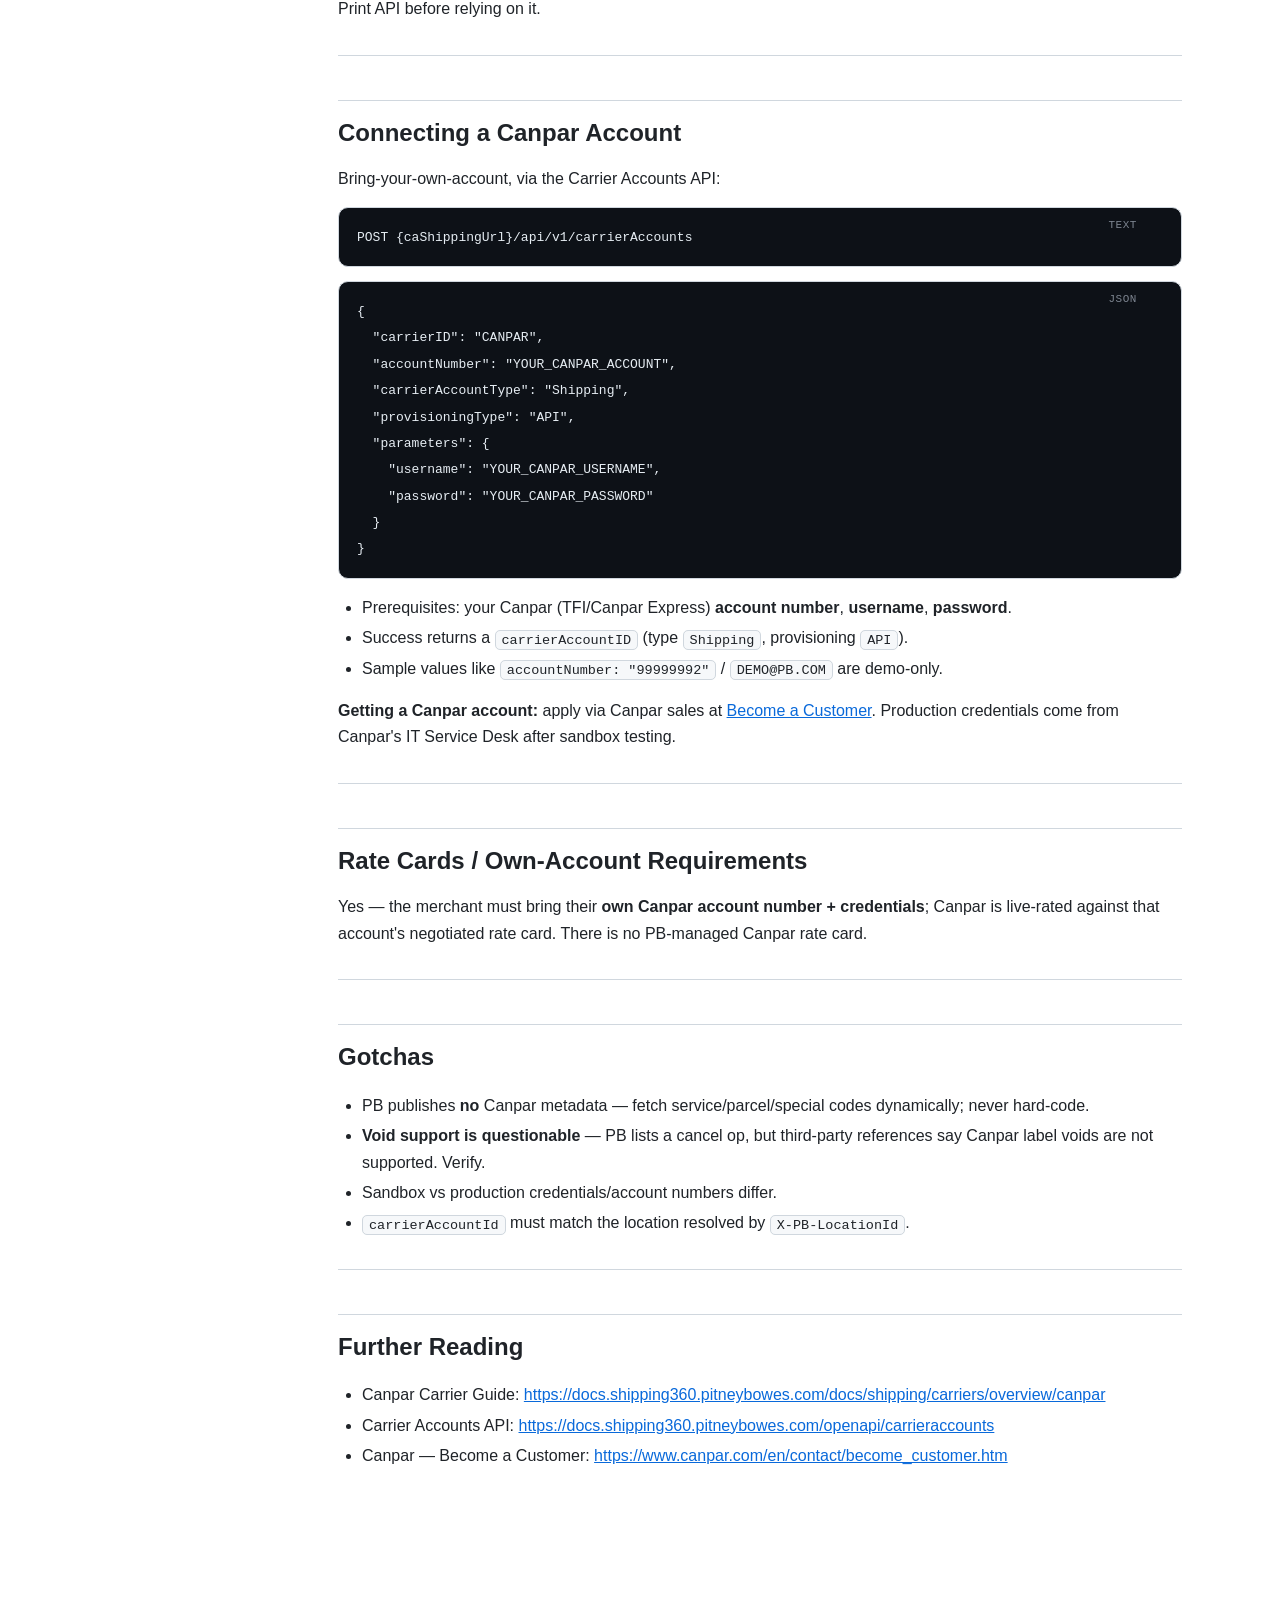
<file: tutorials/canpar.html>
<!DOCTYPE html>
<html lang="en">
<head>
<meta charset="UTF-8">
<meta name="viewport" content="width=device-width, initial-scale=1.0">
<title>Canpar — Shipping360 Tutorial</title>
<link rel="stylesheet" href="../assets/style.css">
</head>
<body>
<button class="menu-toggle" id="menuToggle" aria-label="Toggle menu">☰ Contents</button>
<div class="layout">
  <nav class="sidebar" id="sidebar">
    <a class="home" href="../index.html">← All tutorials</a>
    <h2>On this page</h2>
    <ol id="toc"></ol>
  </nav>
  <main class="content">
    <header class="hero">
      <div class="kicker">Canada Carrier</div>
      <h1>Canpar</h1>
      <div class="badges">
        <span class="badge green">Verified · 2026-09-03</span>
        <span class="badge">API portal v1.0.52</span>
      </div>
    </header>
    <div id="doc"></div>
  </main>
</div>
<button class="topbtn" id="topbtn" aria-label="Back to top" title="Back to top">↑</button>
<script type="text/markdown" id="source">
# Canpar on Shipping360

> Read [Shipping360 Basics](00-basics.html) first — auth, headers, rating, label creation, cancel, and manifest are identical across carriers. This page covers only what is **Canpar-specific**. Canpar is a Canadian carrier — use the **Canada infrastructure** base URLs.

Canpar Express (a TFI International company) is a Canadian small-parcel carrier. Shipping360 supports rate, create label, reprint, void, and tracking.

---

## Table of Contents

1. [At a Glance](#at-a-glance)
2. [Geography](#geography)
3. [Service / Parcel / Special-Service Codes](#service--parcel--special-service-codes)
4. [Label Formats & Sizes](#label-formats--sizes)
5. [Connecting a Canpar Account](#connecting-a-canpar-account)
6. [Rate Cards / Own-Account Requirements](#rate-cards--own-account-requirements)
7. [Gotchas](#gotchas)
8. [Further Reading](#further-reading)

---

## At a Glance

| | |
|---|---|
| `carrier` / `carrierID` value | `CANPAR` |
| Best for | Canada domestic small parcels |
| Rate model | **Bring your own Canpar account** (negotiated rates) |
| Account onboarding | Carrier Accounts API (`carrierID: "CANPAR"`) |
| Region | **Canada infrastructure** |

---

## Geography

Primary: Canada domestic parcel. Canpar also offers Canada→US and Canada→International in its own network.

> PB360's Canpar page describes it as a Canadian courier; US/International support **in PB360 specifically** is not confirmed — verify via metadata.

---

## Service / Parcel / Special-Service Codes

> **Not published** — the Canpar overview page shows "Metadata information not available." Retrieve at runtime via the metadata APIs. **Do not hard-code.** Canpar service **names** (corroborated by Canpar's service guide): Ground, Select, SelectLetter, SelectPak, Overnight, OvernightLetter, OvernightPak, USA, USALetter, USAPak, Select USA, International.

- **Parcel types:** no predefined package presets — treat as custom-dimension parcels.
- **Special services:** Canpar offers Collect (bill 3rd party), Saturday delivery, COD, Signature, Dangerous Goods — confirm the PB codes via `GET /getspecialservices`; do not invent.

---

## Label Formats & Sizes

Not stated on the PB Canpar page. Independent reference indicates PNG and PDF at 4x6 — verify against the PB Print API before relying on it.

---

## Connecting a Canpar Account

Bring-your-own-account, via the Carrier Accounts API:

```text
POST {caShippingUrl}/api/v1/carrierAccounts
```

```json
{
  "carrierID": "CANPAR",
  "accountNumber": "YOUR_CANPAR_ACCOUNT",
  "carrierAccountType": "Shipping",
  "provisioningType": "API",
  "parameters": {
    "username": "YOUR_CANPAR_USERNAME",
    "password": "YOUR_CANPAR_PASSWORD"
  }
}
```

- Prerequisites: your Canpar (TFI/Canpar Express) **account number**, **username**, **password**.
- Success returns a `carrierAccountID` (type `Shipping`, provisioning `API`).
- Sample values like `accountNumber: "99999992"` / `DEMO@PB.COM` are demo-only.

**Getting a Canpar account:** apply via Canpar sales at [Become a Customer](https://www.canpar.com/en/contact/become_customer.htm). Production credentials come from Canpar's IT Service Desk after sandbox testing.

---

## Rate Cards / Own-Account Requirements

Yes — the merchant must bring their **own Canpar account number + credentials**; Canpar is live-rated against that account's negotiated rate card. There is no PB-managed Canpar rate card.

---

## Gotchas

- PB publishes **no** Canpar metadata — fetch service/parcel/special codes dynamically; never hard-code.
- **Void support is questionable** — PB lists a cancel op, but third-party references say Canpar label voids are not supported. Verify.
- Sandbox vs production credentials/account numbers differ.
- `carrierAccountId` must match the location resolved by `X-PB-LocationId`.

---

## Further Reading

- Canpar Carrier Guide: https://docs.shipping360.pitneybowes.com/docs/shipping/carriers/overview/canpar
- Carrier Accounts API: https://docs.shipping360.pitneybowes.com/openapi/carrieraccounts
- Canpar — Become a Customer: https://www.canpar.com/en/contact/become_customer.htm

</script>
<script src="../assets/tutorial.js"></script>
</body>
</html>
</file>
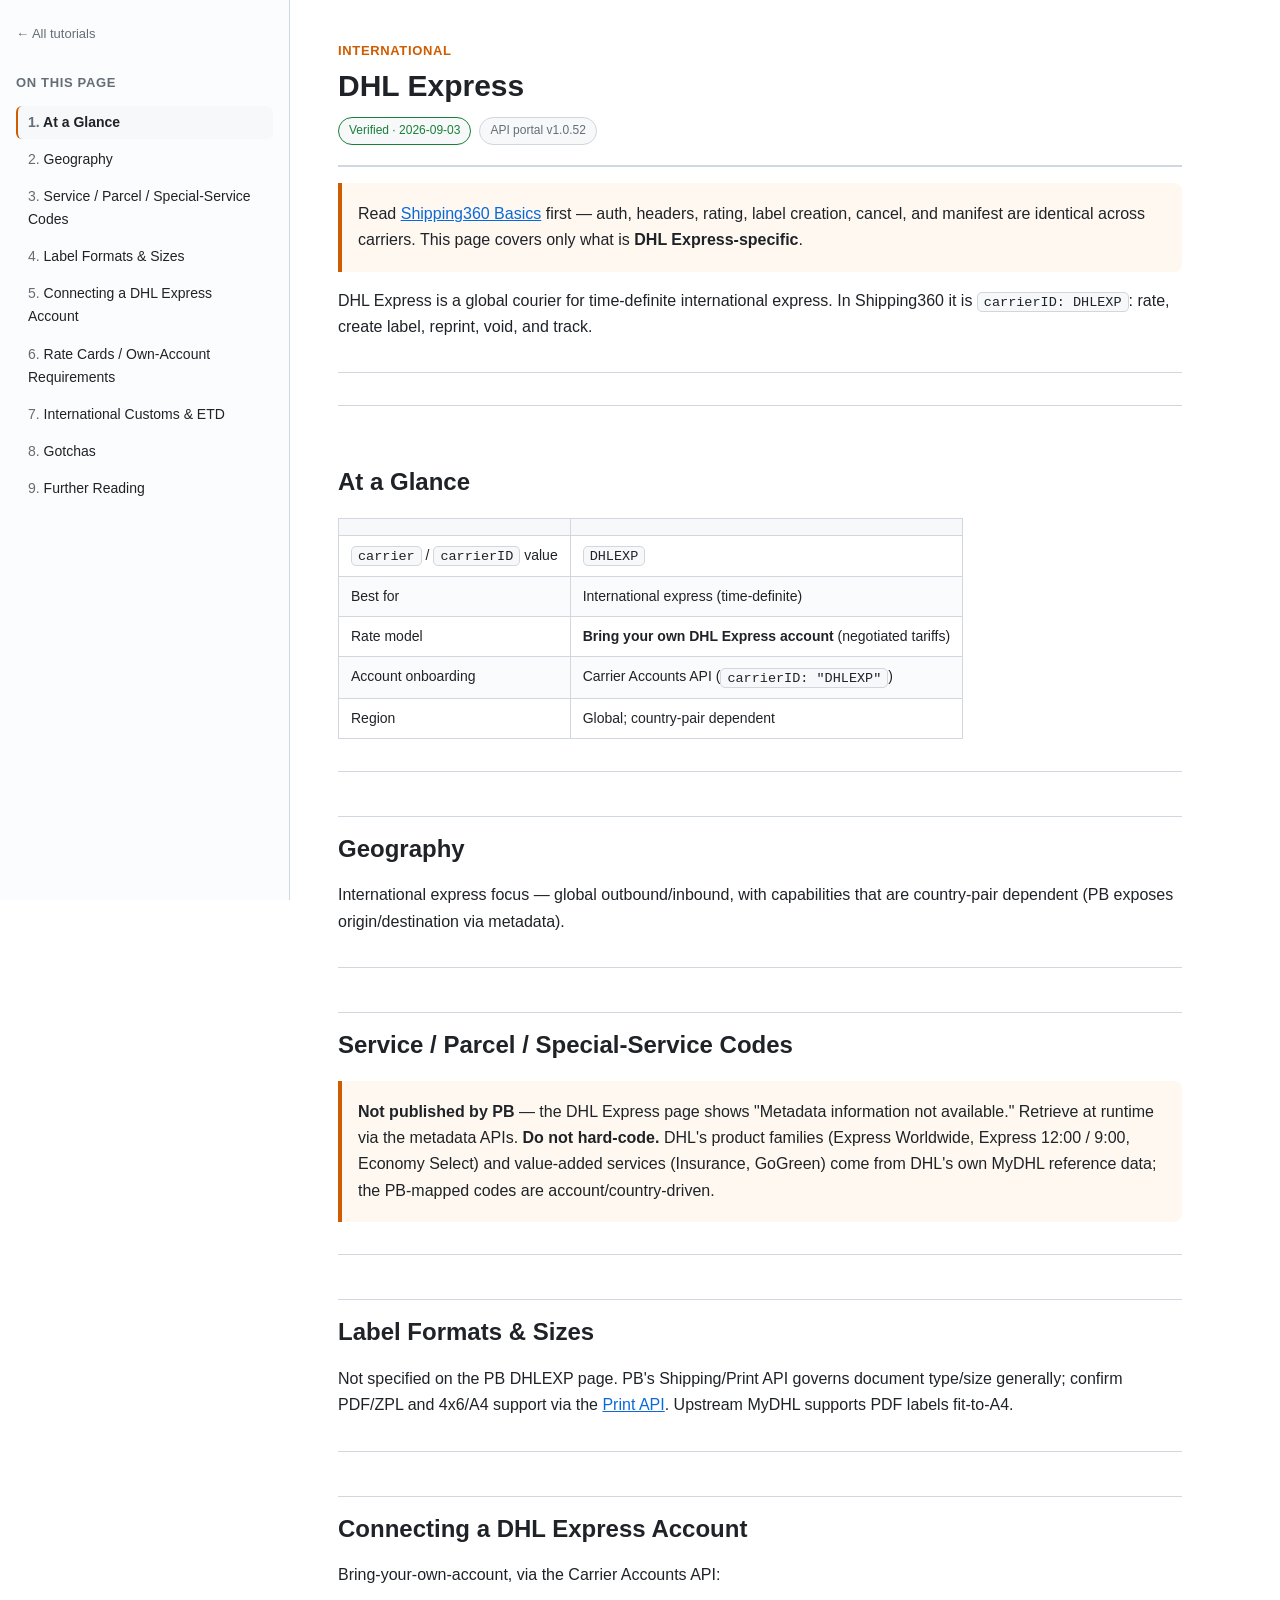
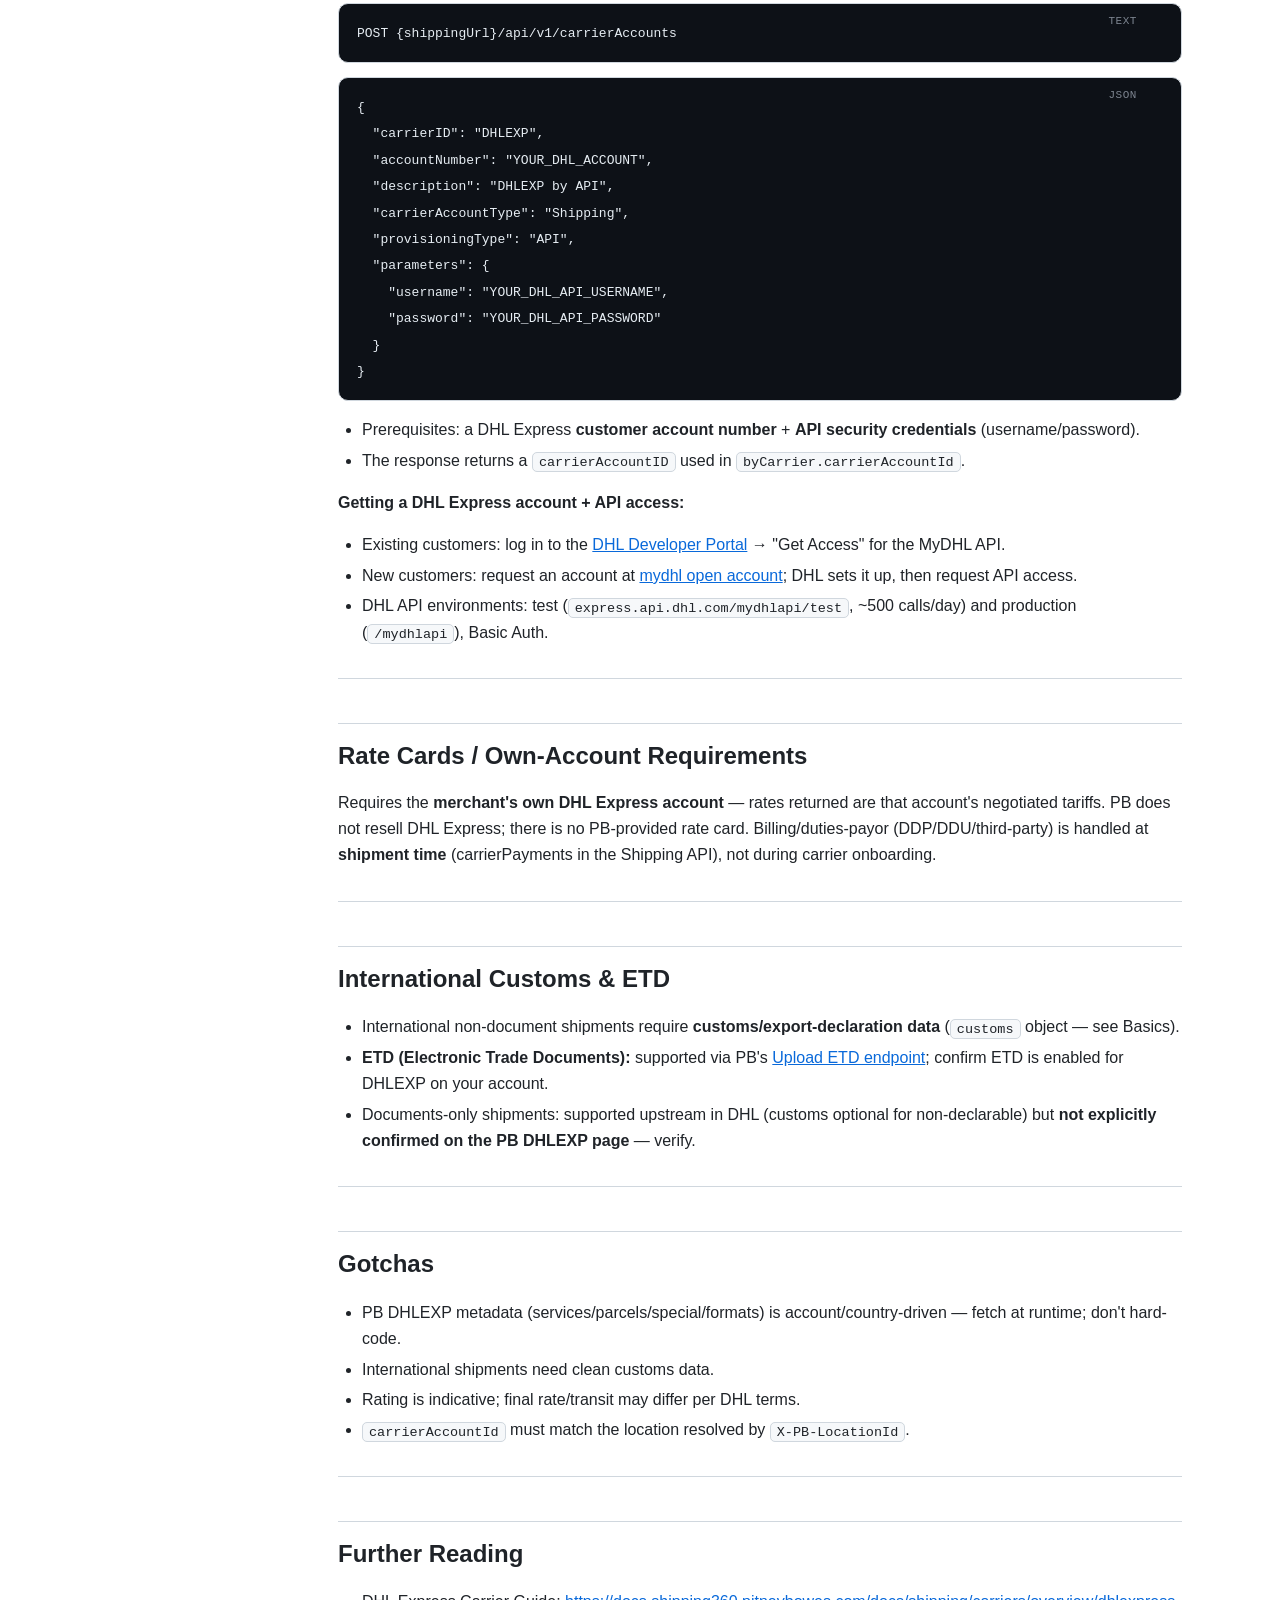
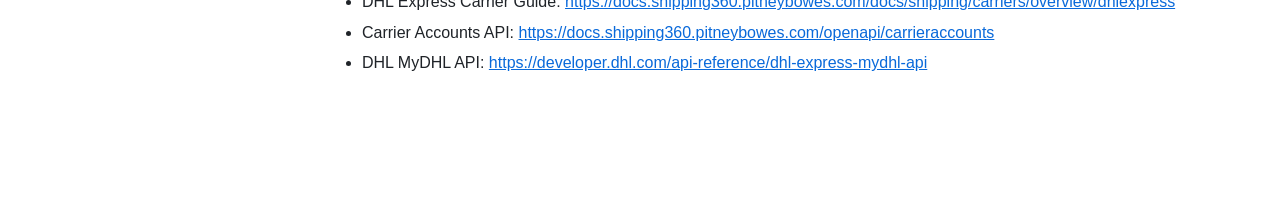
<file: tutorials/dhlexpress.html>
<!DOCTYPE html>
<html lang="en">
<head>
<meta charset="UTF-8">
<meta name="viewport" content="width=device-width, initial-scale=1.0">
<title>DHL Express — Shipping360 Tutorial</title>
<link rel="stylesheet" href="../assets/style.css">
</head>
<body>
<button class="menu-toggle" id="menuToggle" aria-label="Toggle menu">☰ Contents</button>
<div class="layout">
  <nav class="sidebar" id="sidebar">
    <a class="home" href="../index.html">← All tutorials</a>
    <h2>On this page</h2>
    <ol id="toc"></ol>
  </nav>
  <main class="content">
    <header class="hero">
      <div class="kicker">International</div>
      <h1>DHL Express</h1>
      <div class="badges">
        <span class="badge green">Verified · 2026-09-03</span>
        <span class="badge">API portal v1.0.52</span>
      </div>
    </header>
    <div id="doc"></div>
  </main>
</div>
<button class="topbtn" id="topbtn" aria-label="Back to top" title="Back to top">↑</button>
<script type="text/markdown" id="source">
# DHL Express on Shipping360

> Read [Shipping360 Basics](00-basics.html) first — auth, headers, rating, label creation, cancel, and manifest are identical across carriers. This page covers only what is **DHL Express-specific**.

DHL Express is a global courier for time-definite international express. In Shipping360 it is `carrierID: DHLEXP`: rate, create label, reprint, void, and track.

---

## Table of Contents

1. [At a Glance](#at-a-glance)
2. [Geography](#geography)
3. [Service / Parcel / Special-Service Codes](#service--parcel--special-service-codes)
4. [Label Formats & Sizes](#label-formats--sizes)
5. [Connecting a DHL Express Account](#connecting-a-dhl-express-account)
6. [Rate Cards / Own-Account Requirements](#rate-cards--own-account-requirements)
7. [International Customs & ETD](#international-customs--etd)
8. [Gotchas](#gotchas)
9. [Further Reading](#further-reading)

---

## At a Glance

| | |
|---|---|
| `carrier` / `carrierID` value | `DHLEXP` |
| Best for | International express (time-definite) |
| Rate model | **Bring your own DHL Express account** (negotiated tariffs) |
| Account onboarding | Carrier Accounts API (`carrierID: "DHLEXP"`) |
| Region | Global; country-pair dependent |

---

## Geography

International express focus — global outbound/inbound, with capabilities that are country-pair dependent (PB exposes origin/destination via metadata).

---

## Service / Parcel / Special-Service Codes

> **Not published by PB** — the DHL Express page shows "Metadata information not available." Retrieve at runtime via the metadata APIs. **Do not hard-code.** DHL's product families (Express Worldwide, Express 12:00 / 9:00, Economy Select) and value-added services (Insurance, GoGreen) come from DHL's own MyDHL reference data; the PB-mapped codes are account/country-driven.

---

## Label Formats & Sizes

Not specified on the PB DHLEXP page. PB's Shipping/Print API governs document type/size generally; confirm PDF/ZPL and 4x6/A4 support via the [Print API](https://docs.shipping360.pitneybowes.com/openapi/shipping/print). Upstream MyDHL supports PDF labels fit-to-A4.

---

## Connecting a DHL Express Account

Bring-your-own-account, via the Carrier Accounts API:

```text
POST {shippingUrl}/api/v1/carrierAccounts
```

```json
{
  "carrierID": "DHLEXP",
  "accountNumber": "YOUR_DHL_ACCOUNT",
  "description": "DHLEXP by API",
  "carrierAccountType": "Shipping",
  "provisioningType": "API",
  "parameters": {
    "username": "YOUR_DHL_API_USERNAME",
    "password": "YOUR_DHL_API_PASSWORD"
  }
}
```

- Prerequisites: a DHL Express **customer account number** + **API security credentials** (username/password).
- The response returns a `carrierAccountID` used in `byCarrier.carrierAccountId`.

**Getting a DHL Express account + API access:**
- Existing customers: log in to the [DHL Developer Portal](https://developer.dhl.com/) → "Get Access" for the MyDHL API.
- New customers: request an account at [mydhl open account](https://mydhl.express.dhl/gb/en/ship/open-account.html); DHL sets it up, then request API access.
- DHL API environments: test (`express.api.dhl.com/mydhlapi/test`, ~500 calls/day) and production (`/mydhlapi`), Basic Auth.

---

## Rate Cards / Own-Account Requirements

Requires the **merchant's own DHL Express account** — rates returned are that account's negotiated tariffs. PB does not resell DHL Express; there is no PB-provided rate card. Billing/duties-payor (DDP/DDU/third-party) is handled at **shipment time** (carrierPayments in the Shipping API), not during carrier onboarding.

---

## International Customs & ETD

- International non-document shipments require **customs/export-declaration data** (`customs` object — see Basics).
- **ETD (Electronic Trade Documents):** supported via PB's [Upload ETD endpoint](https://docs.shipping360.pitneybowes.com/openapi/shipping/electronic-trade-document); confirm ETD is enabled for DHLEXP on your account.
- Documents-only shipments: supported upstream in DHL (customs optional for non-declarable) but **not explicitly confirmed on the PB DHLEXP page** — verify.

---

## Gotchas

- PB DHLEXP metadata (services/parcels/special/formats) is account/country-driven — fetch at runtime; don't hard-code.
- International shipments need clean customs data.
- Rating is indicative; final rate/transit may differ per DHL terms.
- `carrierAccountId` must match the location resolved by `X-PB-LocationId`.

---

## Further Reading

- DHL Express Carrier Guide: https://docs.shipping360.pitneybowes.com/docs/shipping/carriers/overview/dhlexpress
- Carrier Accounts API: https://docs.shipping360.pitneybowes.com/openapi/carrieraccounts
- DHL MyDHL API: https://developer.dhl.com/api-reference/dhl-express-mydhl-api

</script>
<script src="../assets/tutorial.js"></script>
</body>
</html>
</file>
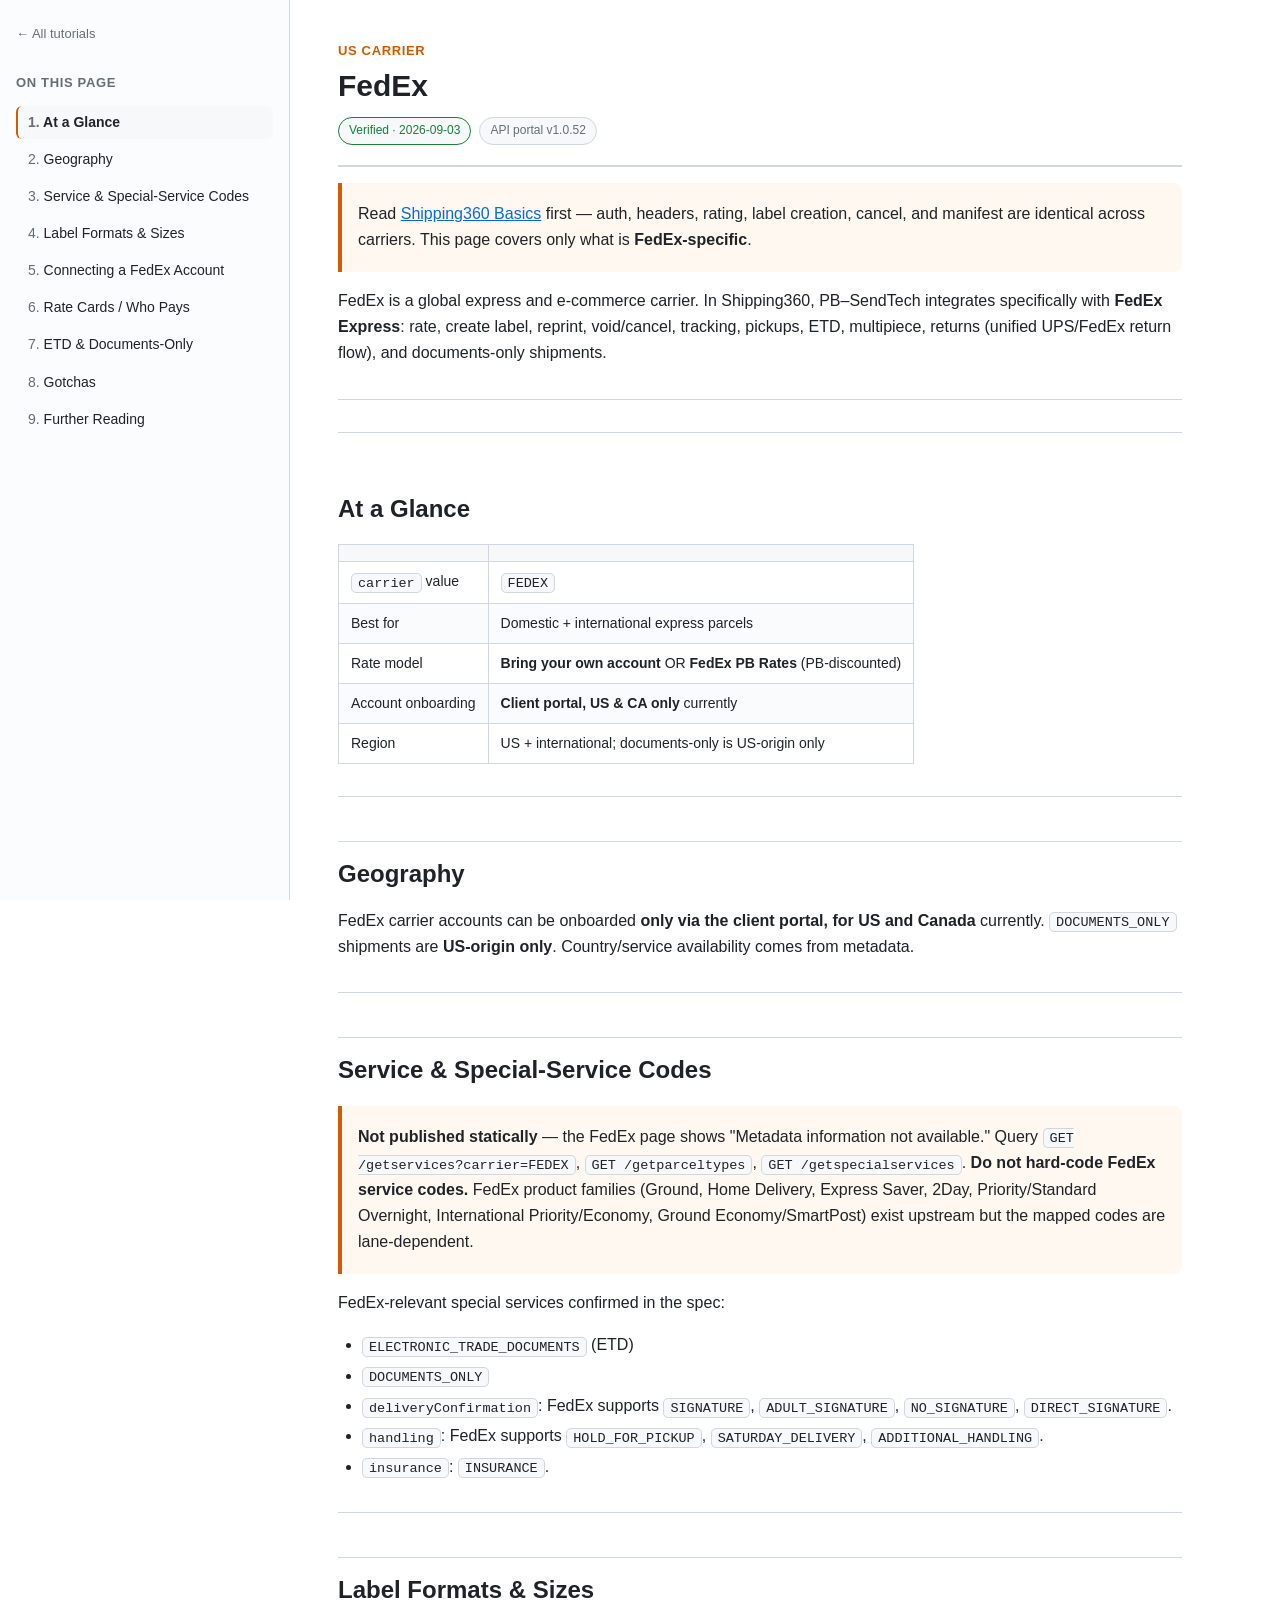
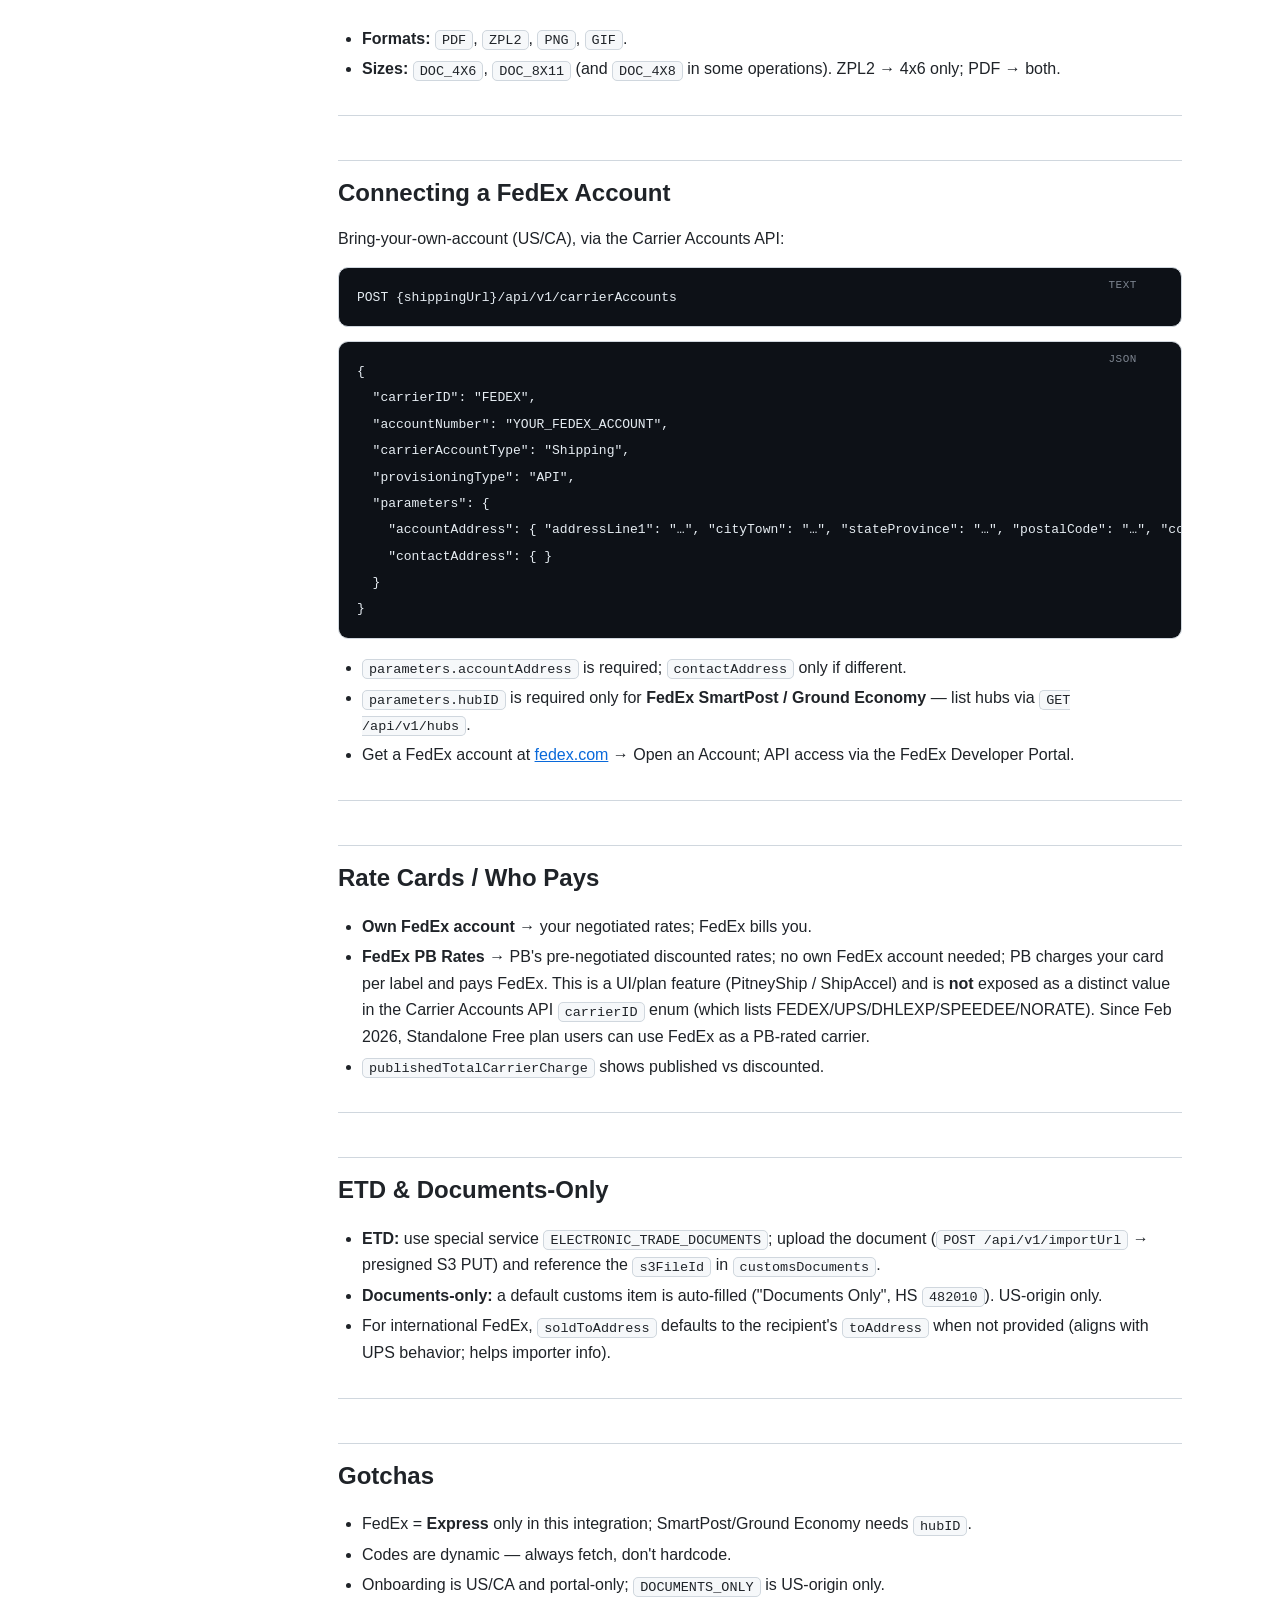
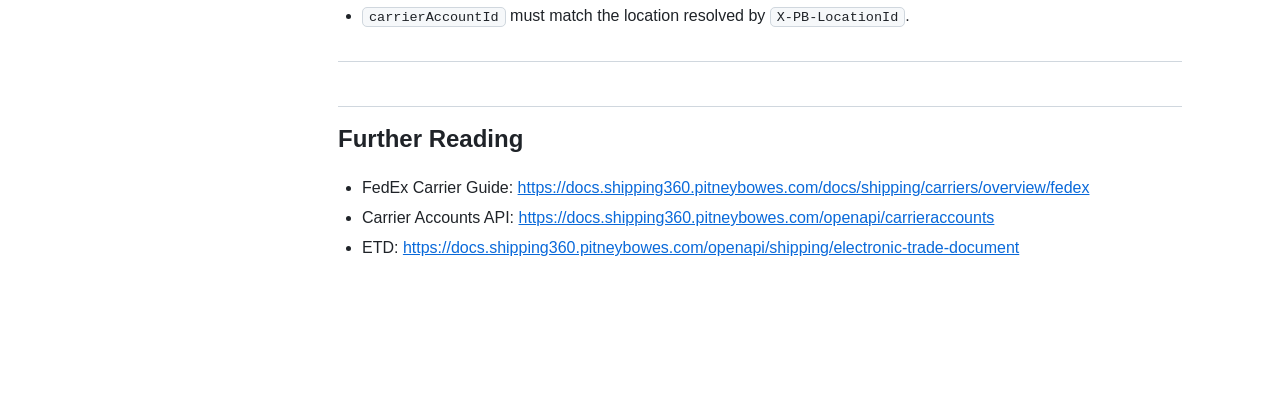
<file: tutorials/fedex.html>
<!DOCTYPE html>
<html lang="en">
<head>
<meta charset="UTF-8">
<meta name="viewport" content="width=device-width, initial-scale=1.0">
<title>FedEx — Shipping360 Tutorial</title>
<link rel="stylesheet" href="../assets/style.css">
</head>
<body>
<button class="menu-toggle" id="menuToggle" aria-label="Toggle menu">☰ Contents</button>
<div class="layout">
  <nav class="sidebar" id="sidebar">
    <a class="home" href="../index.html">← All tutorials</a>
    <h2>On this page</h2>
    <ol id="toc"></ol>
  </nav>
  <main class="content">
    <header class="hero">
      <div class="kicker">US Carrier</div>
      <h1>FedEx</h1>
      <div class="badges">
        <span class="badge green">Verified · 2026-09-03</span>
        <span class="badge">API portal v1.0.52</span>
      </div>
    </header>
    <div id="doc"></div>
  </main>
</div>
<button class="topbtn" id="topbtn" aria-label="Back to top" title="Back to top">↑</button>
<script type="text/markdown" id="source">
# FedEx on Shipping360

> Read [Shipping360 Basics](00-basics.html) first — auth, headers, rating, label creation, cancel, and manifest are identical across carriers. This page covers only what is **FedEx-specific**.

FedEx is a global express and e-commerce carrier. In Shipping360, PB–SendTech integrates specifically with **FedEx Express**: rate, create label, reprint, void/cancel, tracking, pickups, ETD, multipiece, returns (unified UPS/FedEx return flow), and documents-only shipments.

---

## Table of Contents

1. [At a Glance](#at-a-glance)
2. [Geography](#geography)
3. [Service & Special-Service Codes](#service--special-service-codes)
4. [Label Formats & Sizes](#label-formats--sizes)
5. [Connecting a FedEx Account](#connecting-a-fedex-account)
6. [Rate Cards / Who Pays](#rate-cards--who-pays)
7. [ETD & Documents-Only](#etd--documents-only)
8. [Gotchas](#gotchas)
9. [Further Reading](#further-reading)

---

## At a Glance

| | |
|---|---|
| `carrier` value | `FEDEX` |
| Best for | Domestic + international express parcels |
| Rate model | **Bring your own account** OR **FedEx PB Rates** (PB-discounted) |
| Account onboarding | **Client portal, US & CA only** currently |
| Region | US + international; documents-only is US-origin only |

---

## Geography

FedEx carrier accounts can be onboarded **only via the client portal, for US and Canada** currently. `DOCUMENTS_ONLY` shipments are **US-origin only**. Country/service availability comes from metadata.

---

## Service & Special-Service Codes

> **Not published statically** — the FedEx page shows "Metadata information not available." Query `GET /getservices?carrier=FEDEX`, `GET /getparceltypes`, `GET /getspecialservices`. **Do not hard-code FedEx service codes.** FedEx product families (Ground, Home Delivery, Express Saver, 2Day, Priority/Standard Overnight, International Priority/Economy, Ground Economy/SmartPost) exist upstream but the mapped codes are lane-dependent.

FedEx-relevant special services confirmed in the spec:
- `ELECTRONIC_TRADE_DOCUMENTS` (ETD)
- `DOCUMENTS_ONLY`
- `deliveryConfirmation`: FedEx supports `SIGNATURE`, `ADULT_SIGNATURE`, `NO_SIGNATURE`, `DIRECT_SIGNATURE`.
- `handling`: FedEx supports `HOLD_FOR_PICKUP`, `SATURDAY_DELIVERY`, `ADDITIONAL_HANDLING`.
- `insurance`: `INSURANCE`.

---

## Label Formats & Sizes

- **Formats:** `PDF`, `ZPL2`, `PNG`, `GIF`.
- **Sizes:** `DOC_4X6`, `DOC_8X11` (and `DOC_4X8` in some operations). ZPL2 → 4x6 only; PDF → both.

---

## Connecting a FedEx Account

Bring-your-own-account (US/CA), via the Carrier Accounts API:

```text
POST {shippingUrl}/api/v1/carrierAccounts
```

```json
{
  "carrierID": "FEDEX",
  "accountNumber": "YOUR_FEDEX_ACCOUNT",
  "carrierAccountType": "Shipping",
  "provisioningType": "API",
  "parameters": {
    "accountAddress": { "addressLine1": "…", "cityTown": "…", "stateProvince": "…", "postalCode": "…", "countryCode": "US" },
    "contactAddress": { }
  }
}
```

- `parameters.accountAddress` is required; `contactAddress` only if different.
- `parameters.hubID` is required only for **FedEx SmartPost / Ground Economy** — list hubs via `GET /api/v1/hubs`.
- Get a FedEx account at [fedex.com](https://www.fedex.com/) → Open an Account; API access via the FedEx Developer Portal.

---

## Rate Cards / Who Pays

- **Own FedEx account** → your negotiated rates; FedEx bills you.
- **FedEx PB Rates** → PB's pre-negotiated discounted rates; no own FedEx account needed; PB charges your card per label and pays FedEx. This is a UI/plan feature (PitneyShip / ShipAccel) and is **not** exposed as a distinct value in the Carrier Accounts API `carrierID` enum (which lists FEDEX/UPS/DHLEXP/SPEEDEE/NORATE). Since Feb 2026, Standalone Free plan users can use FedEx as a PB-rated carrier.
- `publishedTotalCarrierCharge` shows published vs discounted.

---

## ETD & Documents-Only

- **ETD:** use special service `ELECTRONIC_TRADE_DOCUMENTS`; upload the document (`POST /api/v1/importUrl` → presigned S3 PUT) and reference the `s3FileId` in `customsDocuments`.
- **Documents-only:** a default customs item is auto-filled ("Documents Only", HS `482010`). US-origin only.
- For international FedEx, `soldToAddress` defaults to the recipient's `toAddress` when not provided (aligns with UPS behavior; helps importer info).

---

## Gotchas

- FedEx = **Express** only in this integration; SmartPost/Ground Economy needs `hubID`.
- Codes are dynamic — always fetch, don't hardcode.
- Onboarding is US/CA and portal-only; `DOCUMENTS_ONLY` is US-origin only.
- `carrierAccountId` must match the location resolved by `X-PB-LocationId`.

---

## Further Reading

- FedEx Carrier Guide: https://docs.shipping360.pitneybowes.com/docs/shipping/carriers/overview/fedex
- Carrier Accounts API: https://docs.shipping360.pitneybowes.com/openapi/carrieraccounts
- ETD: https://docs.shipping360.pitneybowes.com/openapi/shipping/electronic-trade-document

</script>
<script src="../assets/tutorial.js"></script>
</body>
</html>
</file>
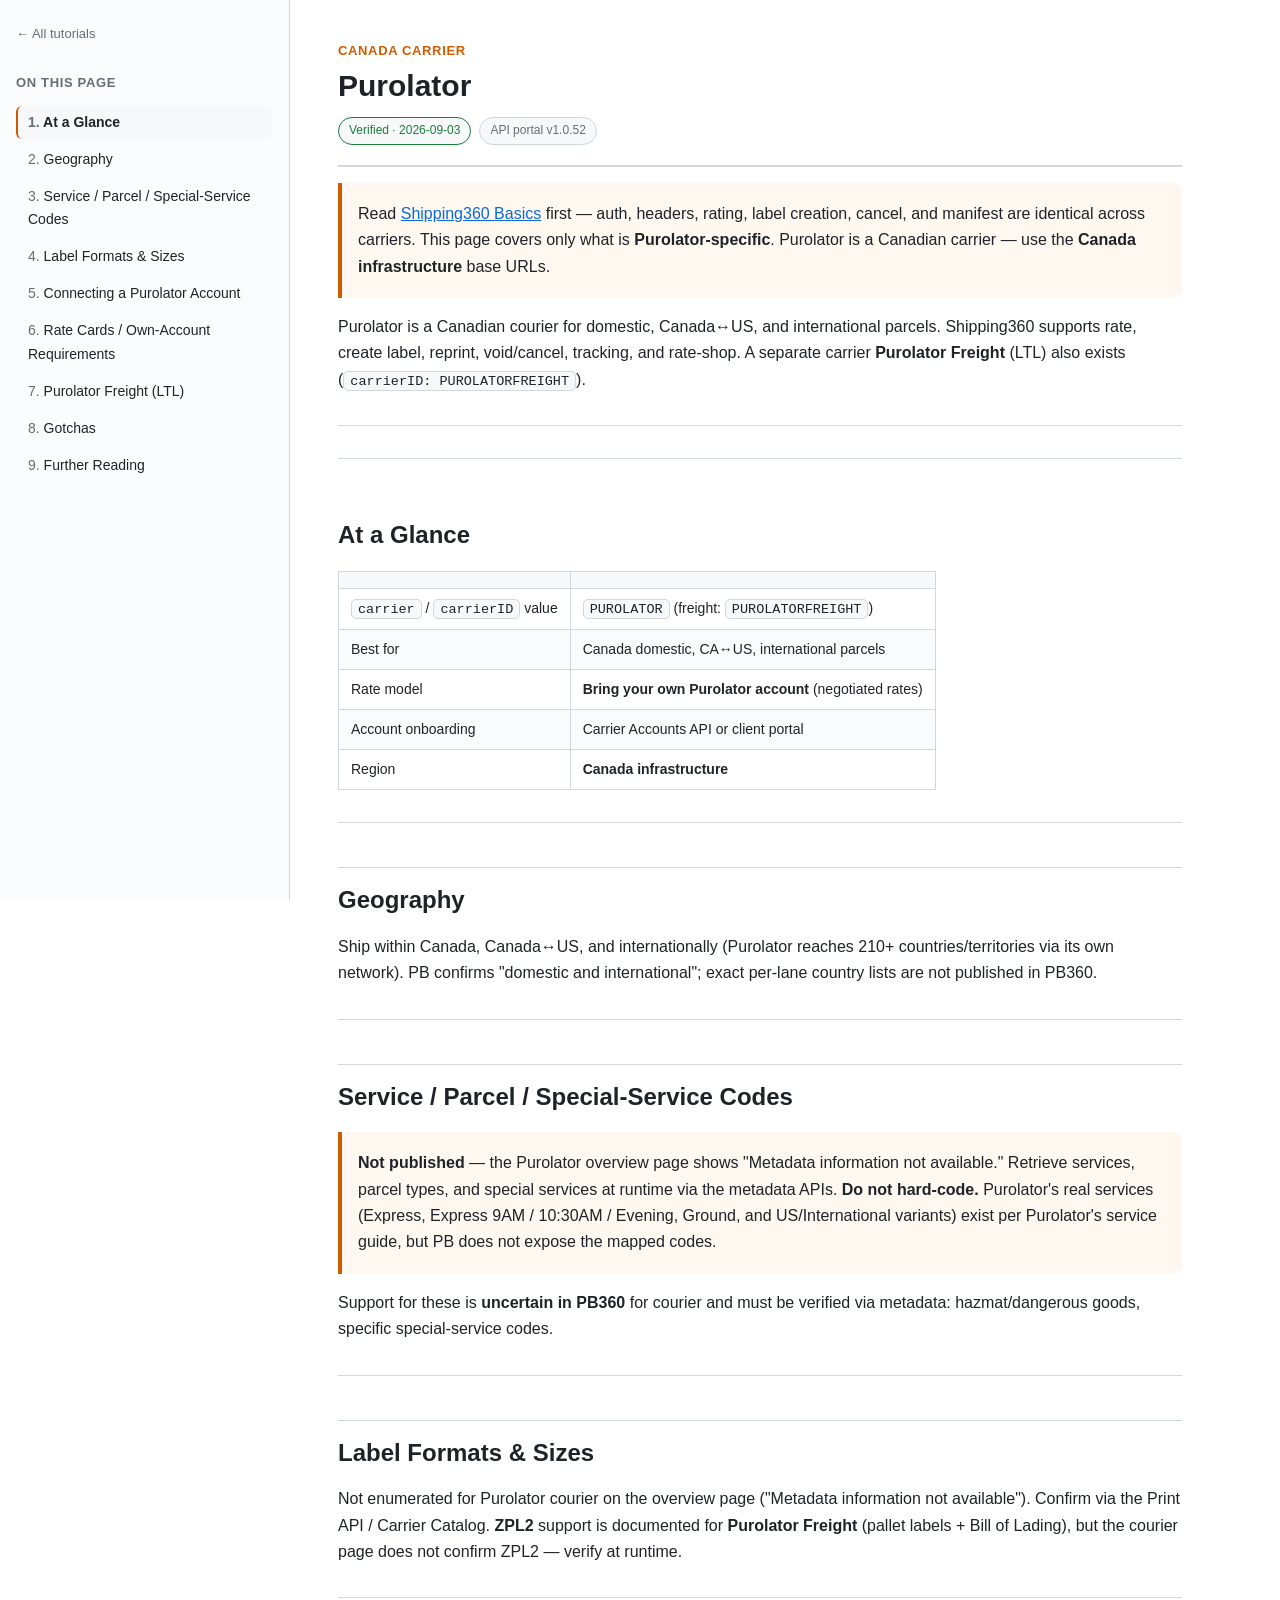
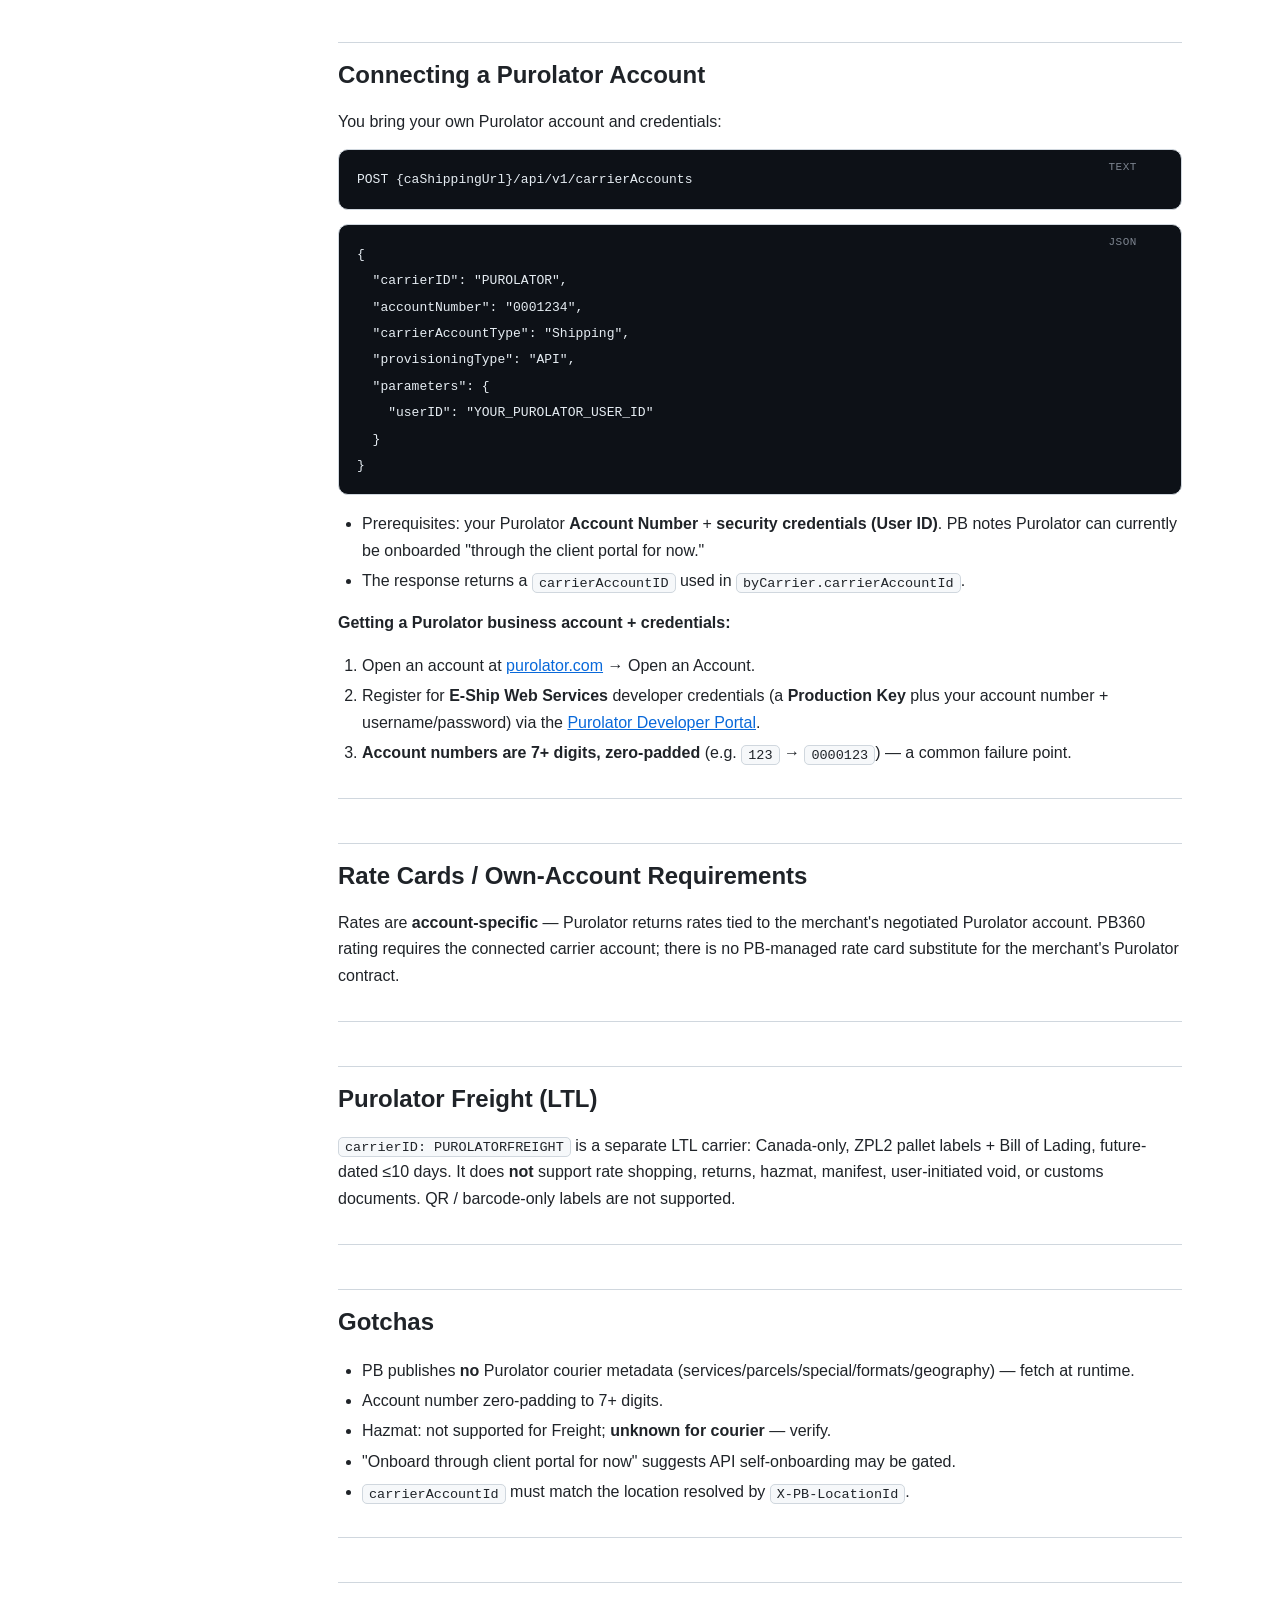
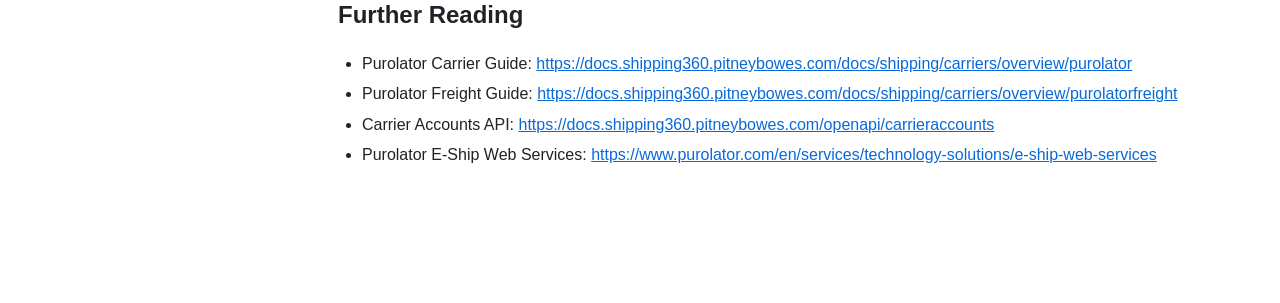
<file: tutorials/purolator.html>
<!DOCTYPE html>
<html lang="en">
<head>
<meta charset="UTF-8">
<meta name="viewport" content="width=device-width, initial-scale=1.0">
<title>Purolator — Shipping360 Tutorial</title>
<link rel="stylesheet" href="../assets/style.css">
</head>
<body>
<button class="menu-toggle" id="menuToggle" aria-label="Toggle menu">☰ Contents</button>
<div class="layout">
  <nav class="sidebar" id="sidebar">
    <a class="home" href="../index.html">← All tutorials</a>
    <h2>On this page</h2>
    <ol id="toc"></ol>
  </nav>
  <main class="content">
    <header class="hero">
      <div class="kicker">Canada Carrier</div>
      <h1>Purolator</h1>
      <div class="badges">
        <span class="badge green">Verified · 2026-09-03</span>
        <span class="badge">API portal v1.0.52</span>
      </div>
    </header>
    <div id="doc"></div>
  </main>
</div>
<button class="topbtn" id="topbtn" aria-label="Back to top" title="Back to top">↑</button>
<script type="text/markdown" id="source">
# Purolator on Shipping360

> Read [Shipping360 Basics](00-basics.html) first — auth, headers, rating, label creation, cancel, and manifest are identical across carriers. This page covers only what is **Purolator-specific**. Purolator is a Canadian carrier — use the **Canada infrastructure** base URLs.

Purolator is a Canadian courier for domestic, Canada↔US, and international parcels. Shipping360 supports rate, create label, reprint, void/cancel, tracking, and rate-shop. A separate carrier **Purolator Freight** (LTL) also exists (`carrierID: PUROLATORFREIGHT`).

---

## Table of Contents

1. [At a Glance](#at-a-glance)
2. [Geography](#geography)
3. [Service / Parcel / Special-Service Codes](#service--parcel--special-service-codes)
4. [Label Formats & Sizes](#label-formats--sizes)
5. [Connecting a Purolator Account](#connecting-a-purolator-account)
6. [Rate Cards / Own-Account Requirements](#rate-cards--own-account-requirements)
7. [Purolator Freight (LTL)](#purolator-freight-ltl)
8. [Gotchas](#gotchas)
9. [Further Reading](#further-reading)

---

## At a Glance

| | |
|---|---|
| `carrier` / `carrierID` value | `PUROLATOR` (freight: `PUROLATORFREIGHT`) |
| Best for | Canada domestic, CA↔US, international parcels |
| Rate model | **Bring your own Purolator account** (negotiated rates) |
| Account onboarding | Carrier Accounts API or client portal |
| Region | **Canada infrastructure** |

---

## Geography

Ship within Canada, Canada↔US, and internationally (Purolator reaches 210+ countries/territories via its own network). PB confirms "domestic and international"; exact per-lane country lists are not published in PB360.

---

## Service / Parcel / Special-Service Codes

> **Not published** — the Purolator overview page shows "Metadata information not available." Retrieve services, parcel types, and special services at runtime via the metadata APIs. **Do not hard-code.** Purolator's real services (Express, Express 9AM / 10:30AM / Evening, Ground, and US/International variants) exist per Purolator's service guide, but PB does not expose the mapped codes.

Support for these is **uncertain in PB360** for courier and must be verified via metadata: hazmat/dangerous goods, specific special-service codes.

---

## Label Formats & Sizes

Not enumerated for Purolator courier on the overview page ("Metadata information not available"). Confirm via the Print API / Carrier Catalog. **ZPL2** support is documented for **Purolator Freight** (pallet labels + Bill of Lading), but the courier page does not confirm ZPL2 — verify at runtime.

---

## Connecting a Purolator Account

You bring your own Purolator account and credentials:

```text
POST {caShippingUrl}/api/v1/carrierAccounts
```

```json
{
  "carrierID": "PUROLATOR",
  "accountNumber": "0001234",
  "carrierAccountType": "Shipping",
  "provisioningType": "API",
  "parameters": {
    "userID": "YOUR_PUROLATOR_USER_ID"
  }
}
```

- Prerequisites: your Purolator **Account Number** + **security credentials (User ID)**. PB notes Purolator can currently be onboarded "through the client portal for now."
- The response returns a `carrierAccountID` used in `byCarrier.carrierAccountId`.

**Getting a Purolator business account + credentials:**
1. Open an account at [purolator.com](https://www.purolator.com/en) → Open an Account.
2. Register for **E-Ship Web Services** developer credentials (a **Production Key** plus your account number + username/password) via the [Purolator Developer Portal](https://ship.purolator.com/developer).
3. **Account numbers are 7+ digits, zero-padded** (e.g. `123` → `0000123`) — a common failure point.

---

## Rate Cards / Own-Account Requirements

Rates are **account-specific** — Purolator returns rates tied to the merchant's negotiated Purolator account. PB360 rating requires the connected carrier account; there is no PB-managed rate card substitute for the merchant's Purolator contract.

---

## Purolator Freight (LTL)

`carrierID: PUROLATORFREIGHT` is a separate LTL carrier: Canada-only, ZPL2 pallet labels + Bill of Lading, future-dated ≤10 days. It does **not** support rate shopping, returns, hazmat, manifest, user-initiated void, or customs documents. QR / barcode-only labels are not supported.

---

## Gotchas

- PB publishes **no** Purolator courier metadata (services/parcels/special/formats/geography) — fetch at runtime.
- Account number zero-padding to 7+ digits.
- Hazmat: not supported for Freight; **unknown for courier** — verify.
- "Onboard through client portal for now" suggests API self-onboarding may be gated.
- `carrierAccountId` must match the location resolved by `X-PB-LocationId`.

---

## Further Reading

- Purolator Carrier Guide: https://docs.shipping360.pitneybowes.com/docs/shipping/carriers/overview/purolator
- Purolator Freight Guide: https://docs.shipping360.pitneybowes.com/docs/shipping/carriers/overview/purolatorfreight
- Carrier Accounts API: https://docs.shipping360.pitneybowes.com/openapi/carrieraccounts
- Purolator E-Ship Web Services: https://www.purolator.com/en/services/technology-solutions/e-ship-web-services

</script>
<script src="../assets/tutorial.js"></script>
</body>
</html>
</file>
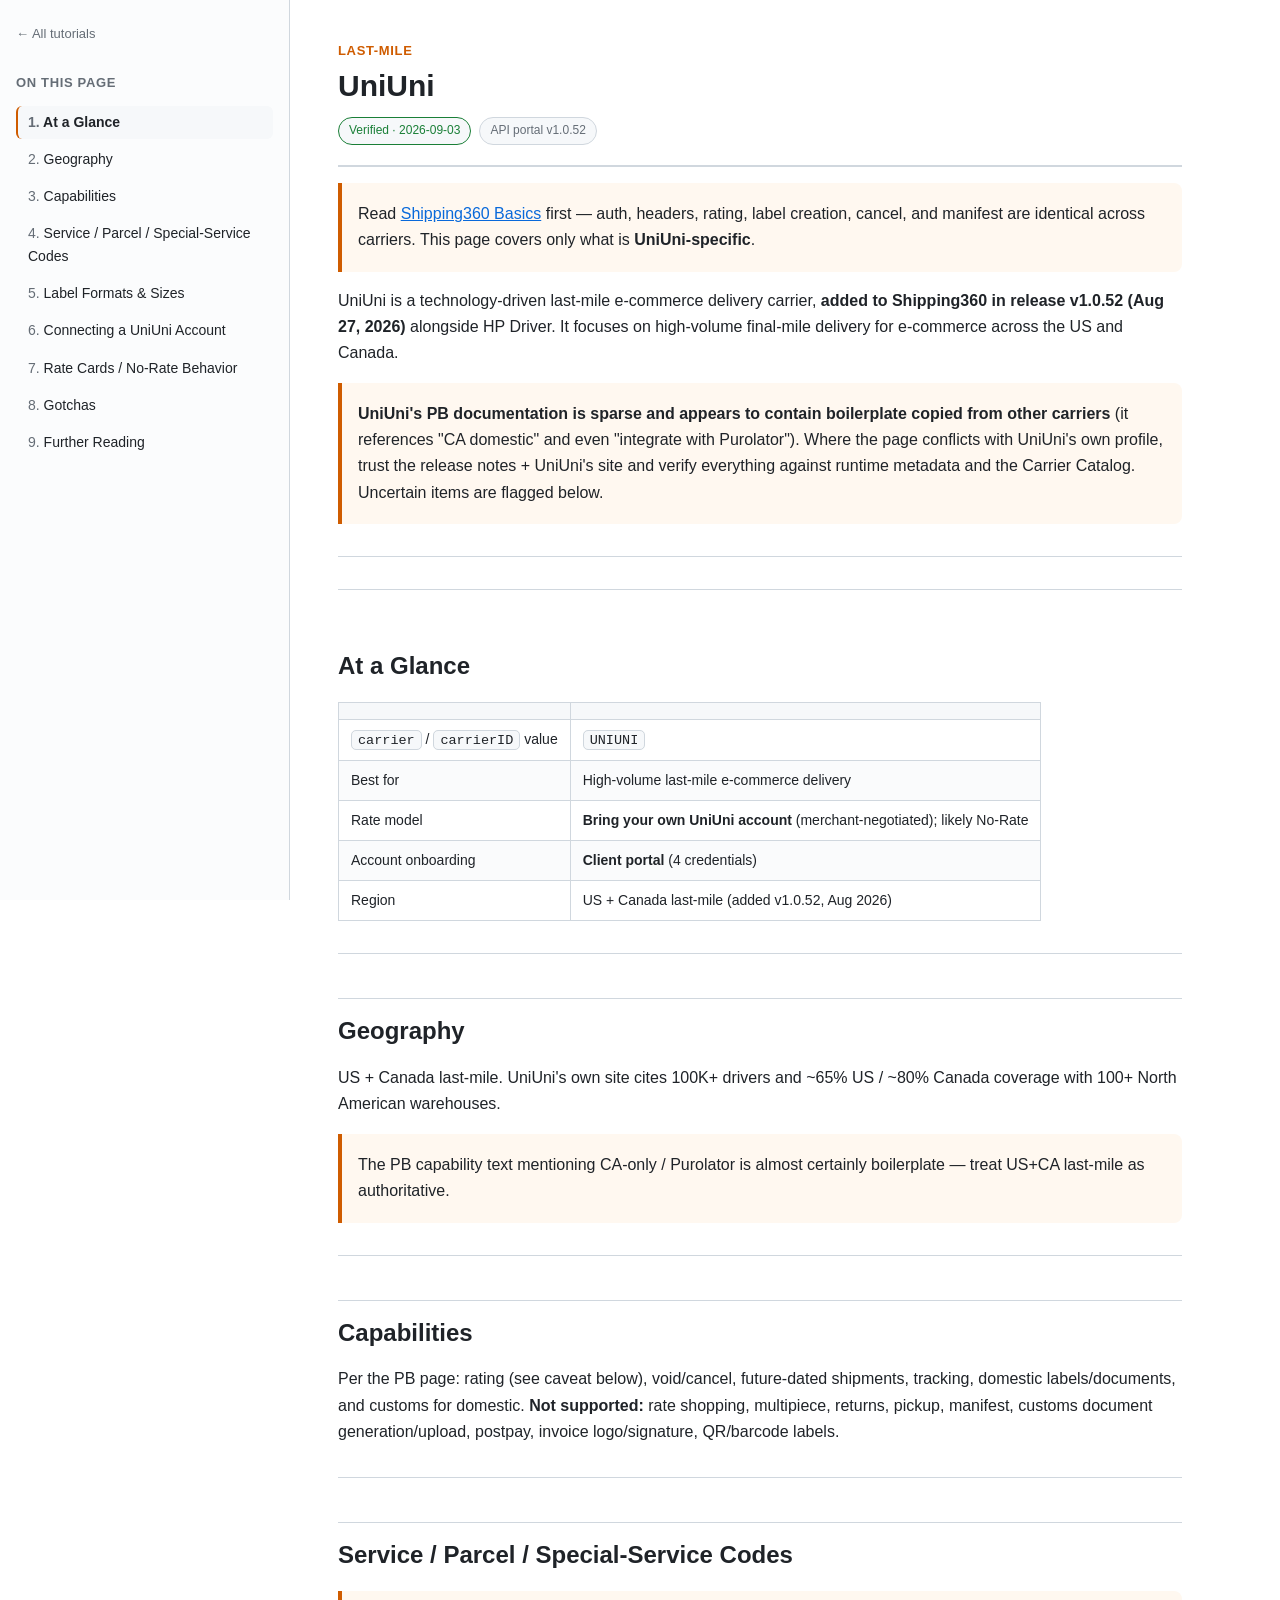
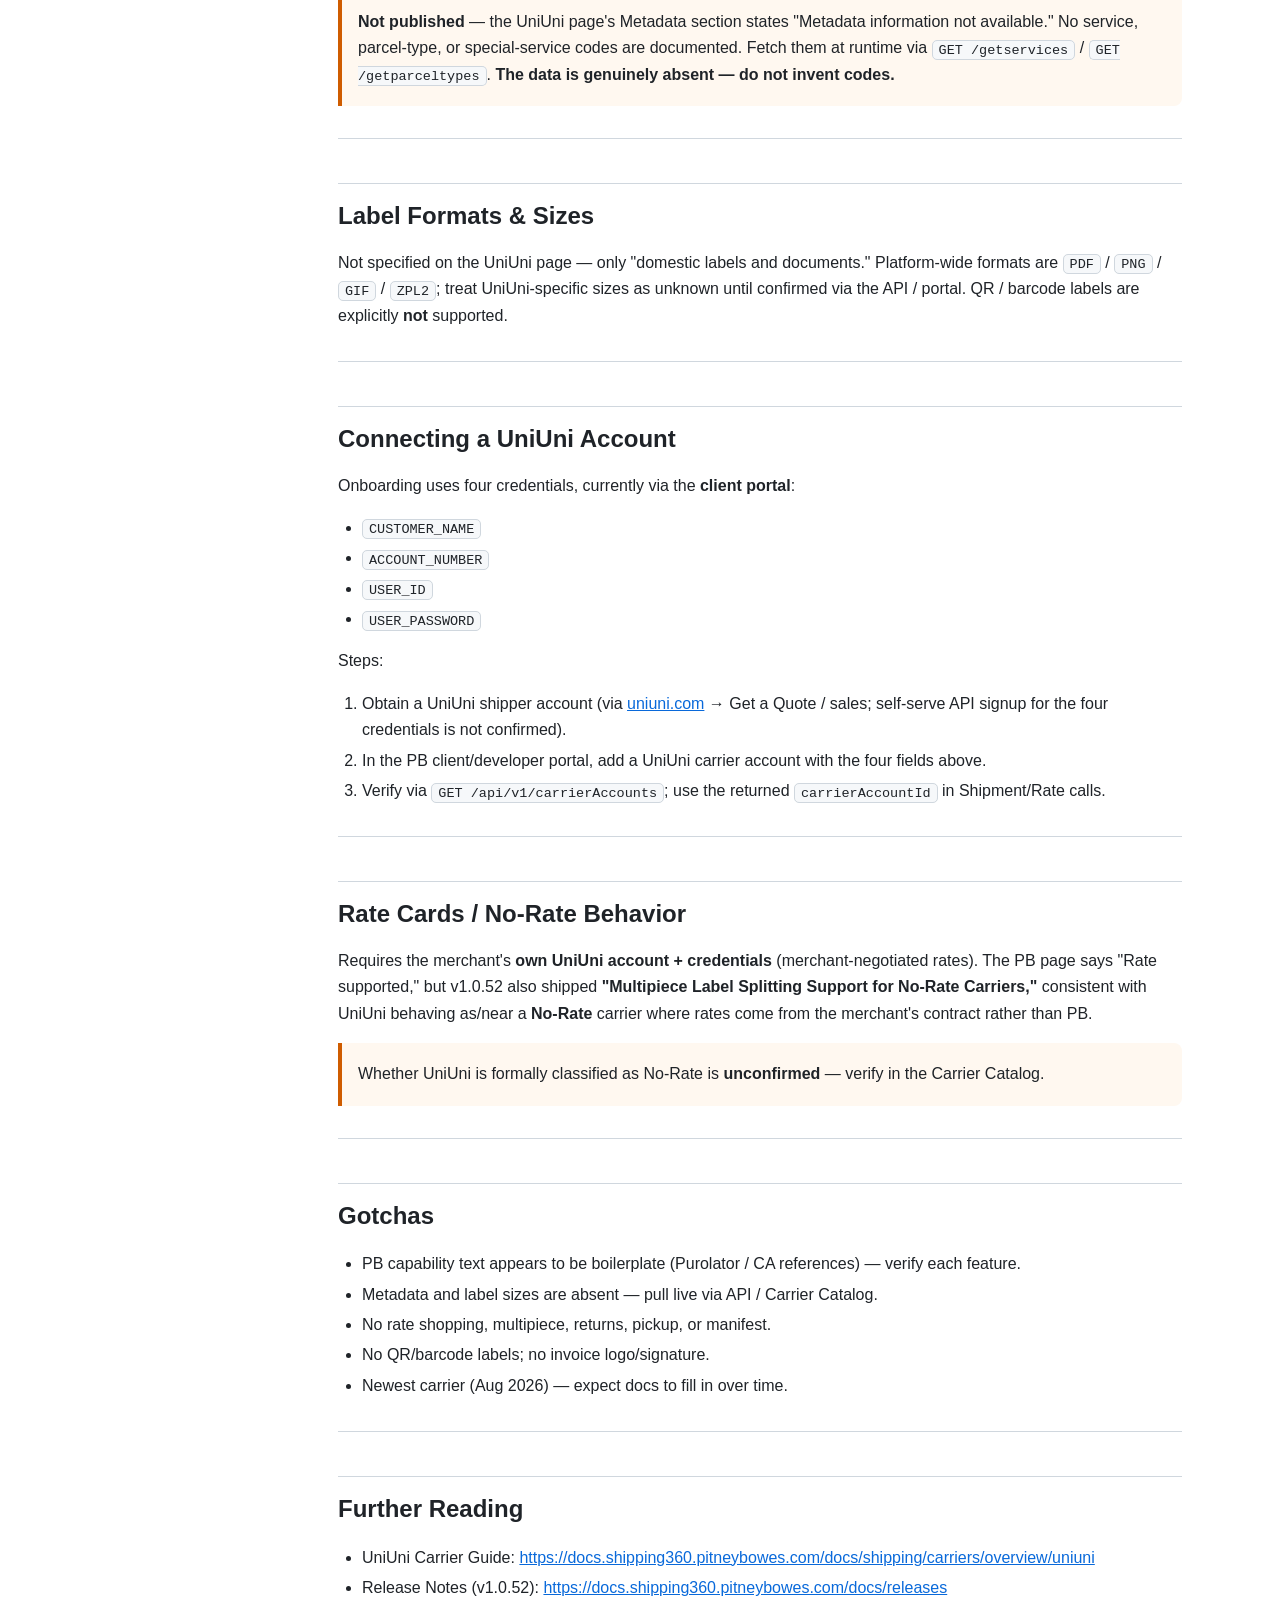
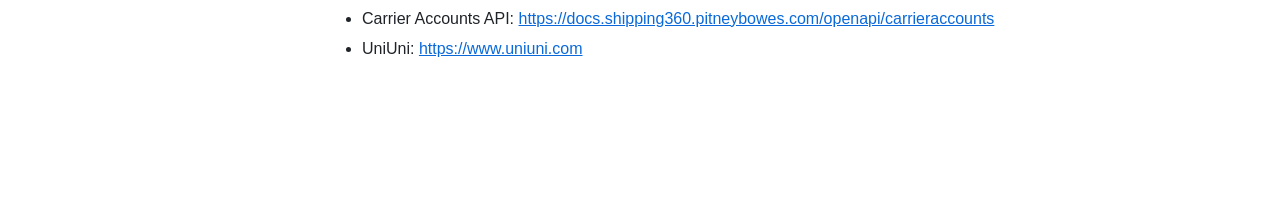
<file: tutorials/uniuni.html>
<!DOCTYPE html>
<html lang="en">
<head>
<meta charset="UTF-8">
<meta name="viewport" content="width=device-width, initial-scale=1.0">
<title>UniUni — Shipping360 Tutorial</title>
<link rel="stylesheet" href="../assets/style.css">
</head>
<body>
<button class="menu-toggle" id="menuToggle" aria-label="Toggle menu">☰ Contents</button>
<div class="layout">
  <nav class="sidebar" id="sidebar">
    <a class="home" href="../index.html">← All tutorials</a>
    <h2>On this page</h2>
    <ol id="toc"></ol>
  </nav>
  <main class="content">
    <header class="hero">
      <div class="kicker">Last-Mile</div>
      <h1>UniUni</h1>
      <div class="badges">
        <span class="badge green">Verified · 2026-09-03</span>
        <span class="badge">API portal v1.0.52</span>
      </div>
    </header>
    <div id="doc"></div>
  </main>
</div>
<button class="topbtn" id="topbtn" aria-label="Back to top" title="Back to top">↑</button>
<script type="text/markdown" id="source">
# UniUni on Shipping360

> Read [Shipping360 Basics](00-basics.html) first — auth, headers, rating, label creation, cancel, and manifest are identical across carriers. This page covers only what is **UniUni-specific**.

UniUni is a technology-driven last-mile e-commerce delivery carrier, **added to Shipping360 in release v1.0.52 (Aug 27, 2026)** alongside HP Driver. It focuses on high-volume final-mile delivery for e-commerce across the US and Canada.

> **UniUni's PB documentation is sparse and appears to contain boilerplate copied from other carriers** (it references "CA domestic" and even "integrate with Purolator"). Where the page conflicts with UniUni's own profile, trust the release notes + UniUni's site and verify everything against runtime metadata and the Carrier Catalog. Uncertain items are flagged below.

---

## Table of Contents

1. [At a Glance](#at-a-glance)
2. [Geography](#geography)
3. [Capabilities](#capabilities)
4. [Service / Parcel / Special-Service Codes](#service--parcel--special-service-codes)
5. [Label Formats & Sizes](#label-formats--sizes)
6. [Connecting a UniUni Account](#connecting-a-uniuni-account)
7. [Rate Cards / No-Rate Behavior](#rate-cards--no-rate-behavior)
8. [Gotchas](#gotchas)
9. [Further Reading](#further-reading)

---

## At a Glance

| | |
|---|---|
| `carrier` / `carrierID` value | `UNIUNI` |
| Best for | High-volume last-mile e-commerce delivery |
| Rate model | **Bring your own UniUni account** (merchant-negotiated); likely No-Rate |
| Account onboarding | **Client portal** (4 credentials) |
| Region | US + Canada last-mile (added v1.0.52, Aug 2026) |

---

## Geography

US + Canada last-mile. UniUni's own site cites 100K+ drivers and ~65% US / ~80% Canada coverage with 100+ North American warehouses.

> The PB capability text mentioning CA-only / Purolator is almost certainly boilerplate — treat US+CA last-mile as authoritative.

---

## Capabilities

Per the PB page: rating (see caveat below), void/cancel, future-dated shipments, tracking, domestic labels/documents, and customs for domestic. **Not supported:** rate shopping, multipiece, returns, pickup, manifest, customs document generation/upload, postpay, invoice logo/signature, QR/barcode labels.

---

## Service / Parcel / Special-Service Codes

> **Not published** — the UniUni page's Metadata section states "Metadata information not available." No service, parcel-type, or special-service codes are documented. Fetch them at runtime via `GET /getservices` / `GET /getparceltypes`. **The data is genuinely absent — do not invent codes.**

---

## Label Formats & Sizes

Not specified on the UniUni page — only "domestic labels and documents." Platform-wide formats are `PDF` / `PNG` / `GIF` / `ZPL2`; treat UniUni-specific sizes as unknown until confirmed via the API / portal. QR / barcode labels are explicitly **not** supported.

---

## Connecting a UniUni Account

Onboarding uses four credentials, currently via the **client portal**:

- `CUSTOMER_NAME`
- `ACCOUNT_NUMBER`
- `USER_ID`
- `USER_PASSWORD`

Steps:
1. Obtain a UniUni shipper account (via [uniuni.com](https://www.uniuni.com) → Get a Quote / sales; self-serve API signup for the four credentials is not confirmed).
2. In the PB client/developer portal, add a UniUni carrier account with the four fields above.
3. Verify via `GET /api/v1/carrierAccounts`; use the returned `carrierAccountId` in Shipment/Rate calls.

---

## Rate Cards / No-Rate Behavior

Requires the merchant's **own UniUni account + credentials** (merchant-negotiated rates). The PB page says "Rate supported," but v1.0.52 also shipped **"Multipiece Label Splitting Support for No-Rate Carriers,"** consistent with UniUni behaving as/near a **No-Rate** carrier where rates come from the merchant's contract rather than PB.

> Whether UniUni is formally classified as No-Rate is **unconfirmed** — verify in the Carrier Catalog.

---

## Gotchas

- PB capability text appears to be boilerplate (Purolator / CA references) — verify each feature.
- Metadata and label sizes are absent — pull live via API / Carrier Catalog.
- No rate shopping, multipiece, returns, pickup, or manifest.
- No QR/barcode labels; no invoice logo/signature.
- Newest carrier (Aug 2026) — expect docs to fill in over time.

---

## Further Reading

- UniUni Carrier Guide: https://docs.shipping360.pitneybowes.com/docs/shipping/carriers/overview/uniuni
- Release Notes (v1.0.52): https://docs.shipping360.pitneybowes.com/docs/releases
- Carrier Accounts API: https://docs.shipping360.pitneybowes.com/openapi/carrieraccounts
- UniUni: https://www.uniuni.com

</script>
<script src="../assets/tutorial.js"></script>
</body>
</html>
</file>
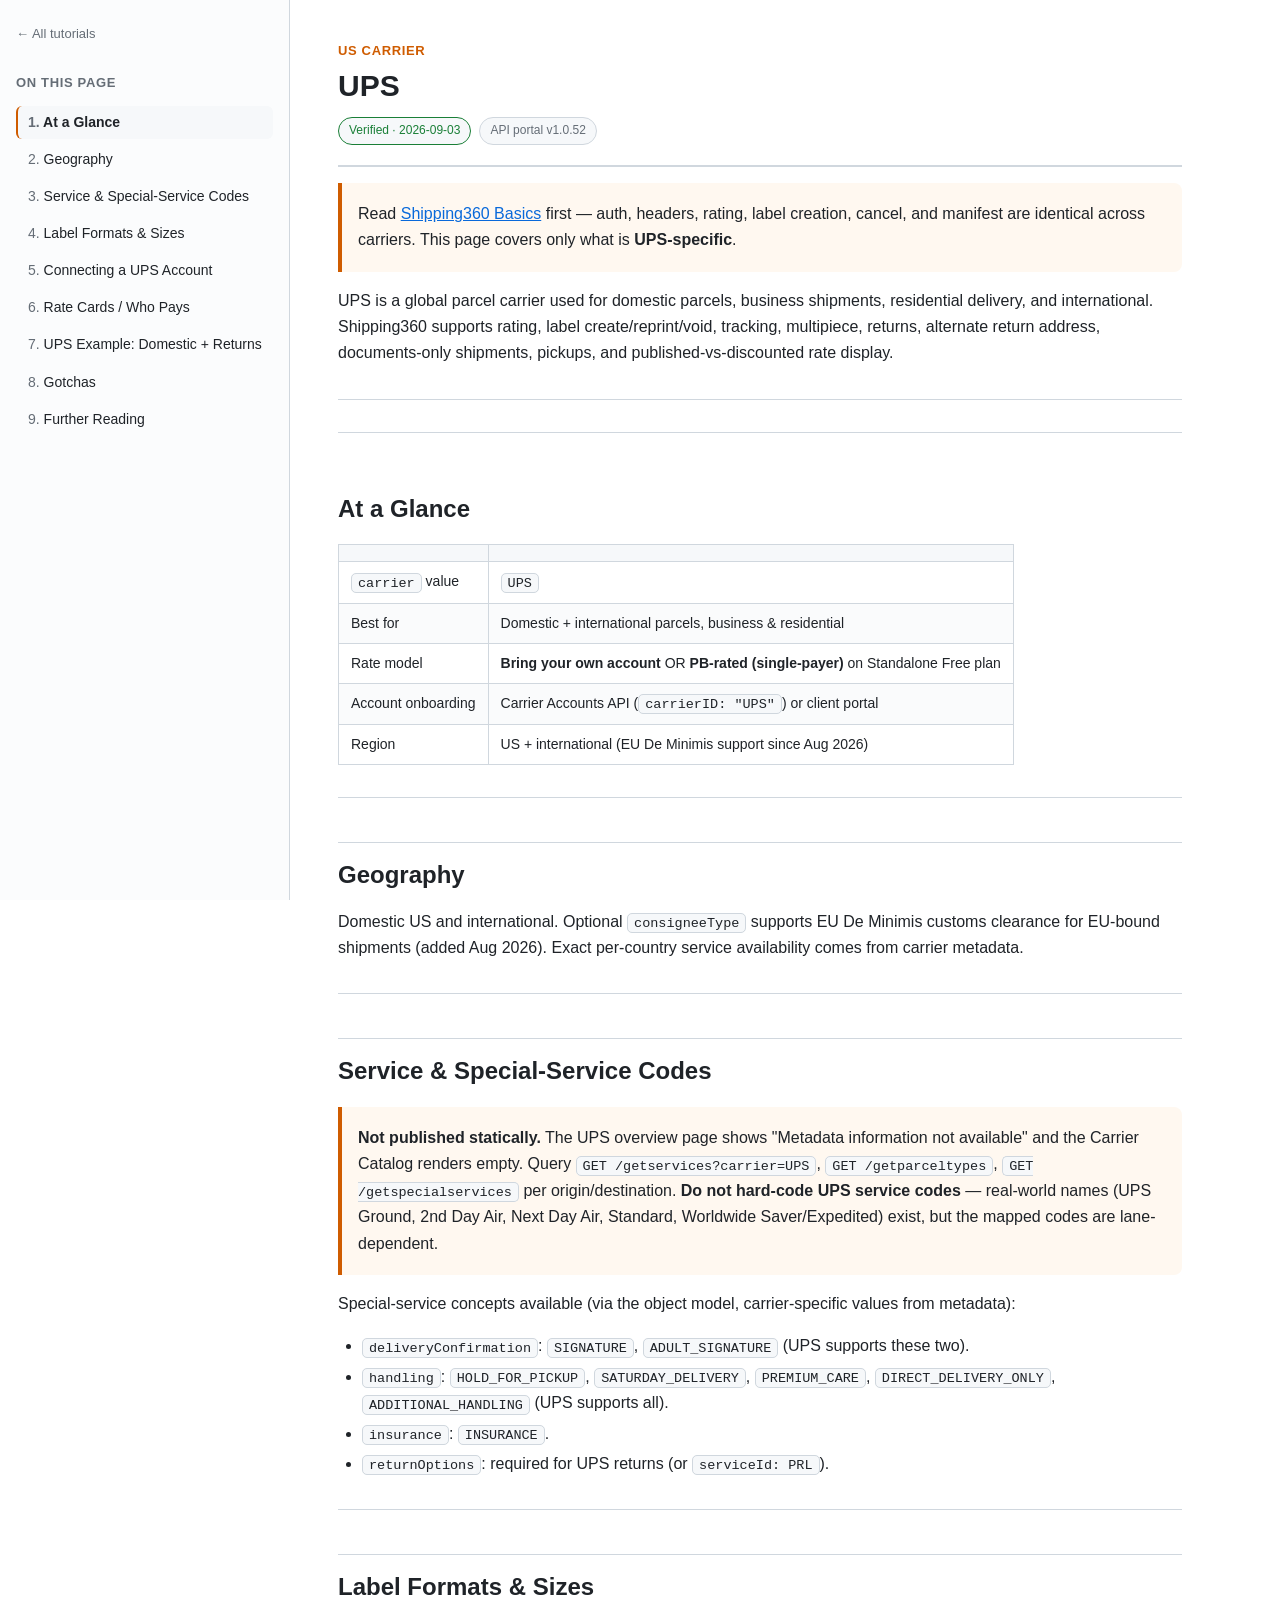
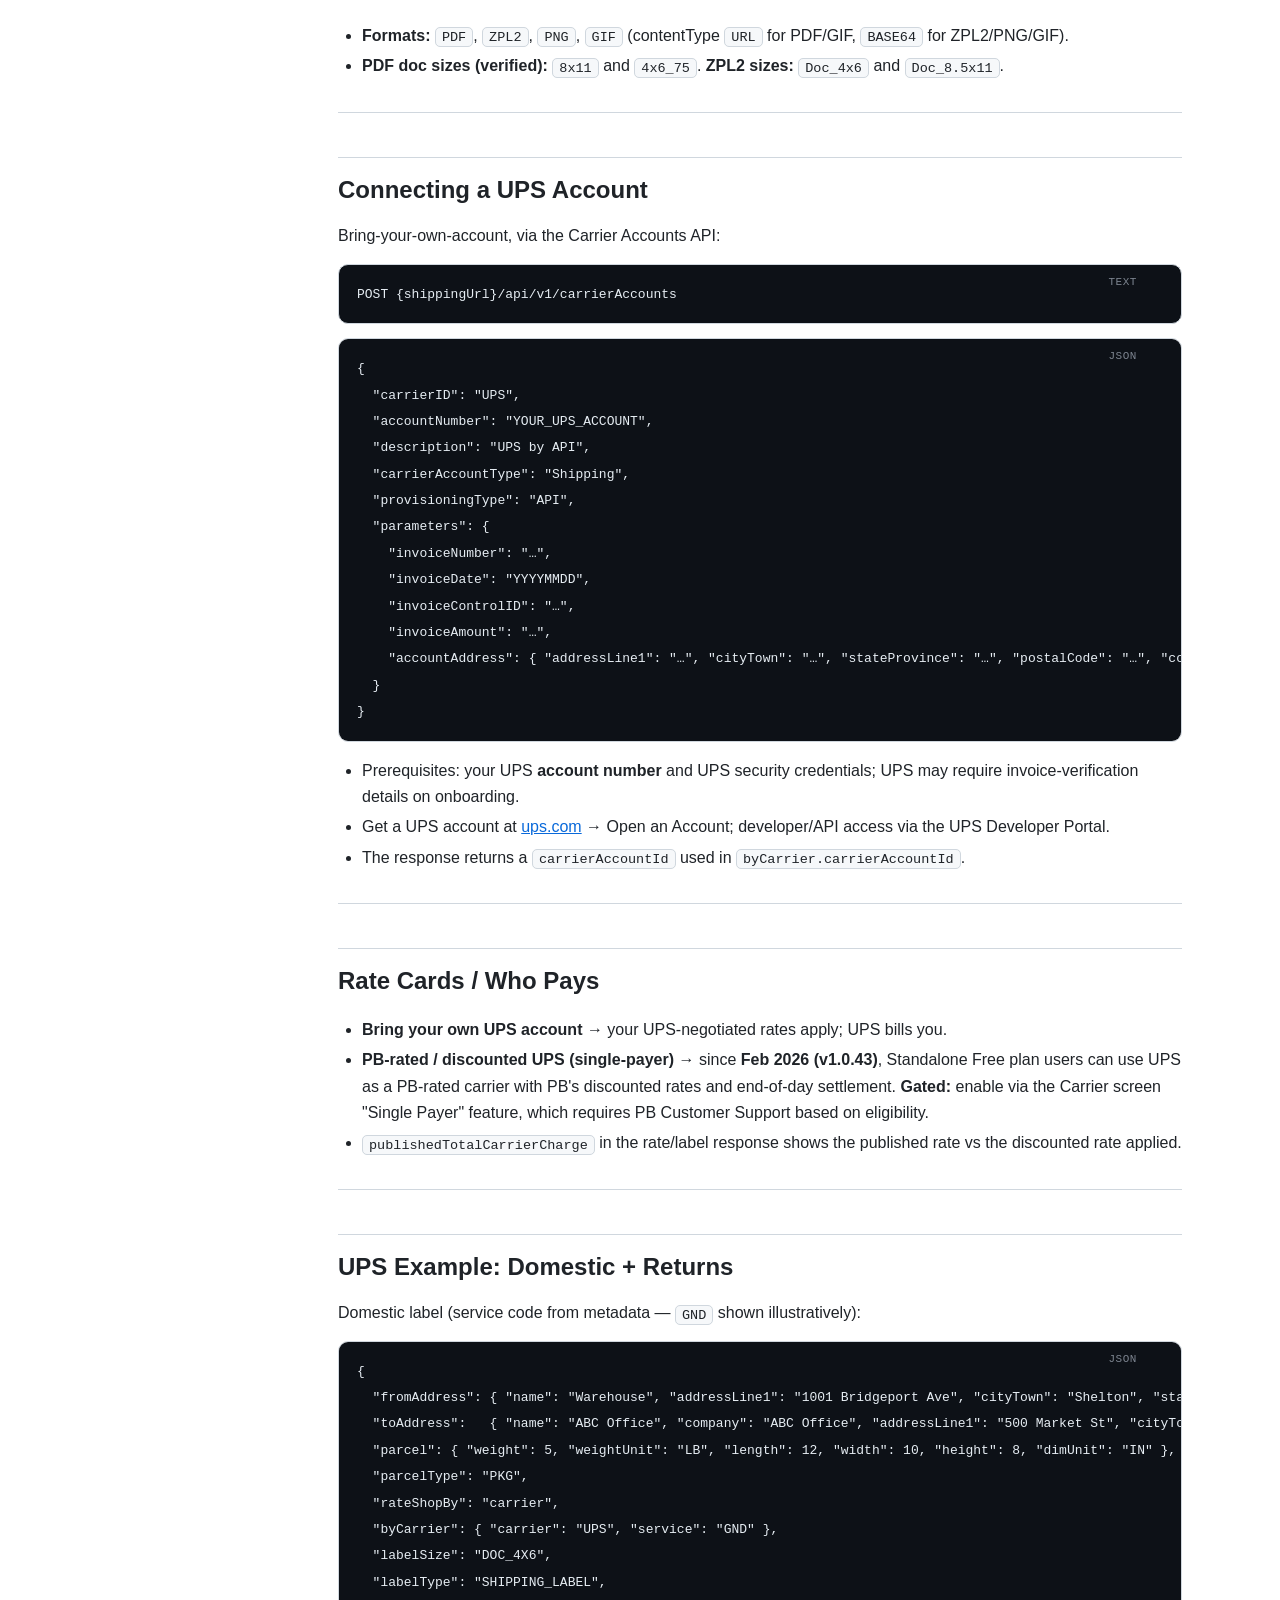
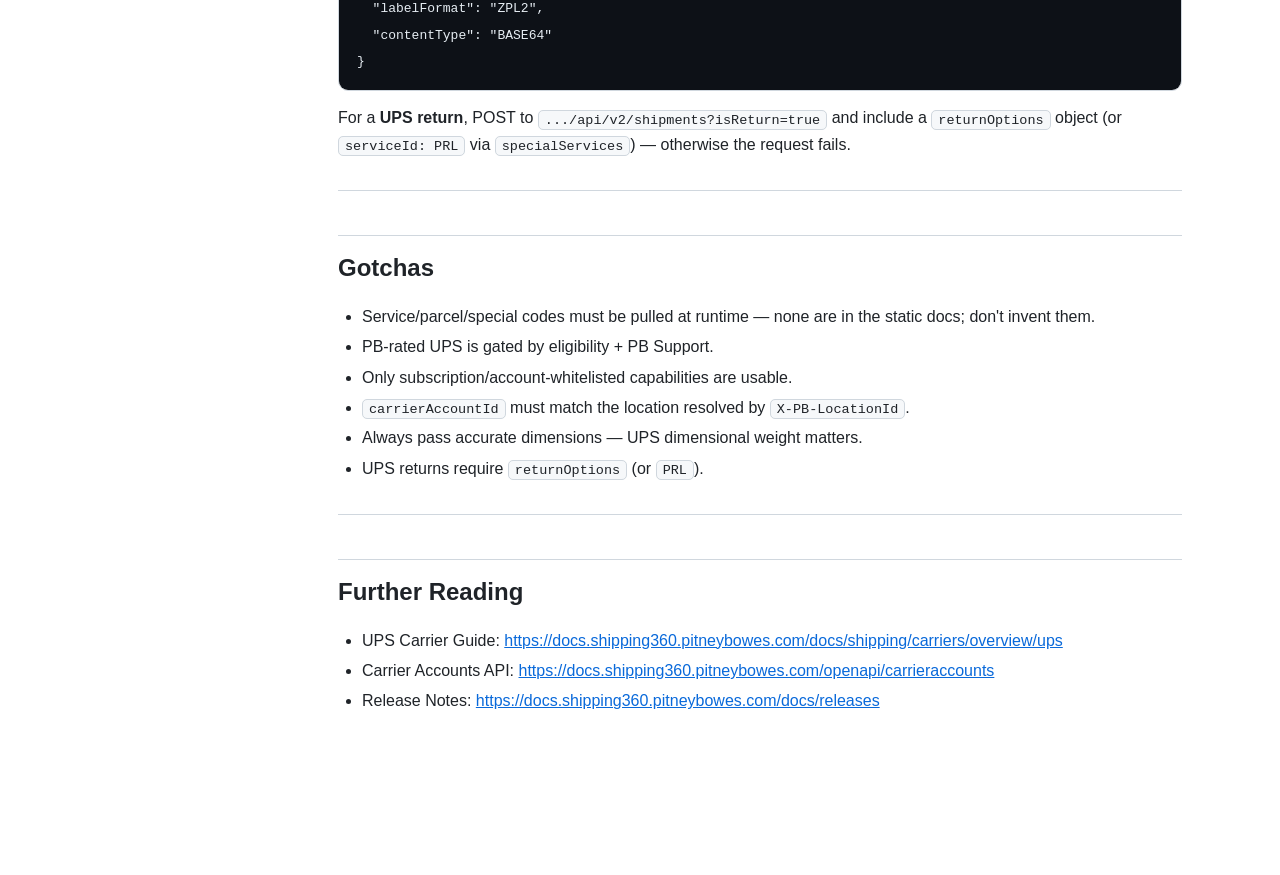
<file: tutorials/ups.html>
<!DOCTYPE html>
<html lang="en">
<head>
<meta charset="UTF-8">
<meta name="viewport" content="width=device-width, initial-scale=1.0">
<title>UPS — Shipping360 Tutorial</title>
<link rel="stylesheet" href="../assets/style.css">
</head>
<body>
<button class="menu-toggle" id="menuToggle" aria-label="Toggle menu">☰ Contents</button>
<div class="layout">
  <nav class="sidebar" id="sidebar">
    <a class="home" href="../index.html">← All tutorials</a>
    <h2>On this page</h2>
    <ol id="toc"></ol>
  </nav>
  <main class="content">
    <header class="hero">
      <div class="kicker">US Carrier</div>
      <h1>UPS</h1>
      <div class="badges">
        <span class="badge green">Verified · 2026-09-03</span>
        <span class="badge">API portal v1.0.52</span>
      </div>
    </header>
    <div id="doc"></div>
  </main>
</div>
<button class="topbtn" id="topbtn" aria-label="Back to top" title="Back to top">↑</button>
<script type="text/markdown" id="source">
# UPS on Shipping360

> Read [Shipping360 Basics](00-basics.html) first — auth, headers, rating, label creation, cancel, and manifest are identical across carriers. This page covers only what is **UPS-specific**.

UPS is a global parcel carrier used for domestic parcels, business shipments, residential delivery, and international. Shipping360 supports rating, label create/reprint/void, tracking, multipiece, returns, alternate return address, documents-only shipments, pickups, and published-vs-discounted rate display.

---

## Table of Contents

1. [At a Glance](#at-a-glance)
2. [Geography](#geography)
3. [Service & Special-Service Codes](#service--special-service-codes)
4. [Label Formats & Sizes](#label-formats--sizes)
5. [Connecting a UPS Account](#connecting-a-ups-account)
6. [Rate Cards / Who Pays](#rate-cards--who-pays)
7. [UPS Example: Domestic + Returns](#ups-example-domestic--returns)
8. [Gotchas](#gotchas)
9. [Further Reading](#further-reading)

---

## At a Glance

| | |
|---|---|
| `carrier` value | `UPS` |
| Best for | Domestic + international parcels, business & residential |
| Rate model | **Bring your own account** OR **PB-rated (single-payer)** on Standalone Free plan |
| Account onboarding | Carrier Accounts API (`carrierID: "UPS"`) or client portal |
| Region | US + international (EU De Minimis support since Aug 2026) |

---

## Geography

Domestic US and international. Optional `consigneeType` supports EU De Minimis customs clearance for EU-bound shipments (added Aug 2026). Exact per-country service availability comes from carrier metadata.

---

## Service & Special-Service Codes

> **Not published statically.** The UPS overview page shows "Metadata information not available" and the Carrier Catalog renders empty. Query `GET /getservices?carrier=UPS`, `GET /getparceltypes`, `GET /getspecialservices` per origin/destination. **Do not hard-code UPS service codes** — real-world names (UPS Ground, 2nd Day Air, Next Day Air, Standard, Worldwide Saver/Expedited) exist, but the mapped codes are lane-dependent.

Special-service concepts available (via the object model, carrier-specific values from metadata):
- `deliveryConfirmation`: `SIGNATURE`, `ADULT_SIGNATURE` (UPS supports these two).
- `handling`: `HOLD_FOR_PICKUP`, `SATURDAY_DELIVERY`, `PREMIUM_CARE`, `DIRECT_DELIVERY_ONLY`, `ADDITIONAL_HANDLING` (UPS supports all).
- `insurance`: `INSURANCE`.
- `returnOptions`: required for UPS returns (or `serviceId: PRL`).

---

## Label Formats & Sizes

- **Formats:** `PDF`, `ZPL2`, `PNG`, `GIF` (contentType `URL` for PDF/GIF, `BASE64` for ZPL2/PNG/GIF).
- **PDF doc sizes (verified):** `8x11` and `4x6_75`. **ZPL2 sizes:** `Doc_4x6` and `Doc_8.5x11`.

---

## Connecting a UPS Account

Bring-your-own-account, via the Carrier Accounts API:

```text
POST {shippingUrl}/api/v1/carrierAccounts
```

```json
{
  "carrierID": "UPS",
  "accountNumber": "YOUR_UPS_ACCOUNT",
  "description": "UPS by API",
  "carrierAccountType": "Shipping",
  "provisioningType": "API",
  "parameters": {
    "invoiceNumber": "…",
    "invoiceDate": "YYYYMMDD",
    "invoiceControlID": "…",
    "invoiceAmount": "…",
    "accountAddress": { "addressLine1": "…", "cityTown": "…", "stateProvince": "…", "postalCode": "…", "countryCode": "US" }
  }
}
```

- Prerequisites: your UPS **account number** and UPS security credentials; UPS may require invoice-verification details on onboarding.
- Get a UPS account at [ups.com](https://www.ups.com/) → Open an Account; developer/API access via the UPS Developer Portal.
- The response returns a `carrierAccountId` used in `byCarrier.carrierAccountId`.

---

## Rate Cards / Who Pays

- **Bring your own UPS account** → your UPS-negotiated rates apply; UPS bills you.
- **PB-rated / discounted UPS (single-payer)** → since **Feb 2026 (v1.0.43)**, Standalone Free plan users can use UPS as a PB-rated carrier with PB's discounted rates and end-of-day settlement. **Gated:** enable via the Carrier screen "Single Payer" feature, which requires PB Customer Support based on eligibility.
- `publishedTotalCarrierCharge` in the rate/label response shows the published rate vs the discounted rate applied.

---

## UPS Example: Domestic + Returns

Domestic label (service code from metadata — `GND` shown illustratively):

```json
{
  "fromAddress": { "name": "Warehouse", "addressLine1": "1001 Bridgeport Ave", "cityTown": "Shelton", "stateProvince": "CT", "postalCode": "06484", "countryCode": "US", "phone": "2035551212" },
  "toAddress":   { "name": "ABC Office", "company": "ABC Office", "addressLine1": "500 Market St", "cityTown": "San Francisco", "stateProvince": "CA", "postalCode": "94105", "countryCode": "US", "phone": "4155551212", "residential": false },
  "parcel": { "weight": 5, "weightUnit": "LB", "length": 12, "width": 10, "height": 8, "dimUnit": "IN" },
  "parcelType": "PKG",
  "rateShopBy": "carrier",
  "byCarrier": { "carrier": "UPS", "service": "GND" },
  "labelSize": "DOC_4X6",
  "labelType": "SHIPPING_LABEL",
  "labelFormat": "ZPL2",
  "contentType": "BASE64"
}
```

For a **UPS return**, POST to `.../api/v2/shipments?isReturn=true` and include a `returnOptions` object (or `serviceId: PRL` via `specialServices`) — otherwise the request fails.

---

## Gotchas

- Service/parcel/special codes must be pulled at runtime — none are in the static docs; don't invent them.
- PB-rated UPS is gated by eligibility + PB Support.
- Only subscription/account-whitelisted capabilities are usable.
- `carrierAccountId` must match the location resolved by `X-PB-LocationId`.
- Always pass accurate dimensions — UPS dimensional weight matters.
- UPS returns require `returnOptions` (or `PRL`).

---

## Further Reading

- UPS Carrier Guide: https://docs.shipping360.pitneybowes.com/docs/shipping/carriers/overview/ups
- Carrier Accounts API: https://docs.shipping360.pitneybowes.com/openapi/carrieraccounts
- Release Notes: https://docs.shipping360.pitneybowes.com/docs/releases

</script>
<script src="../assets/tutorial.js"></script>
</body>
</html>
</file>
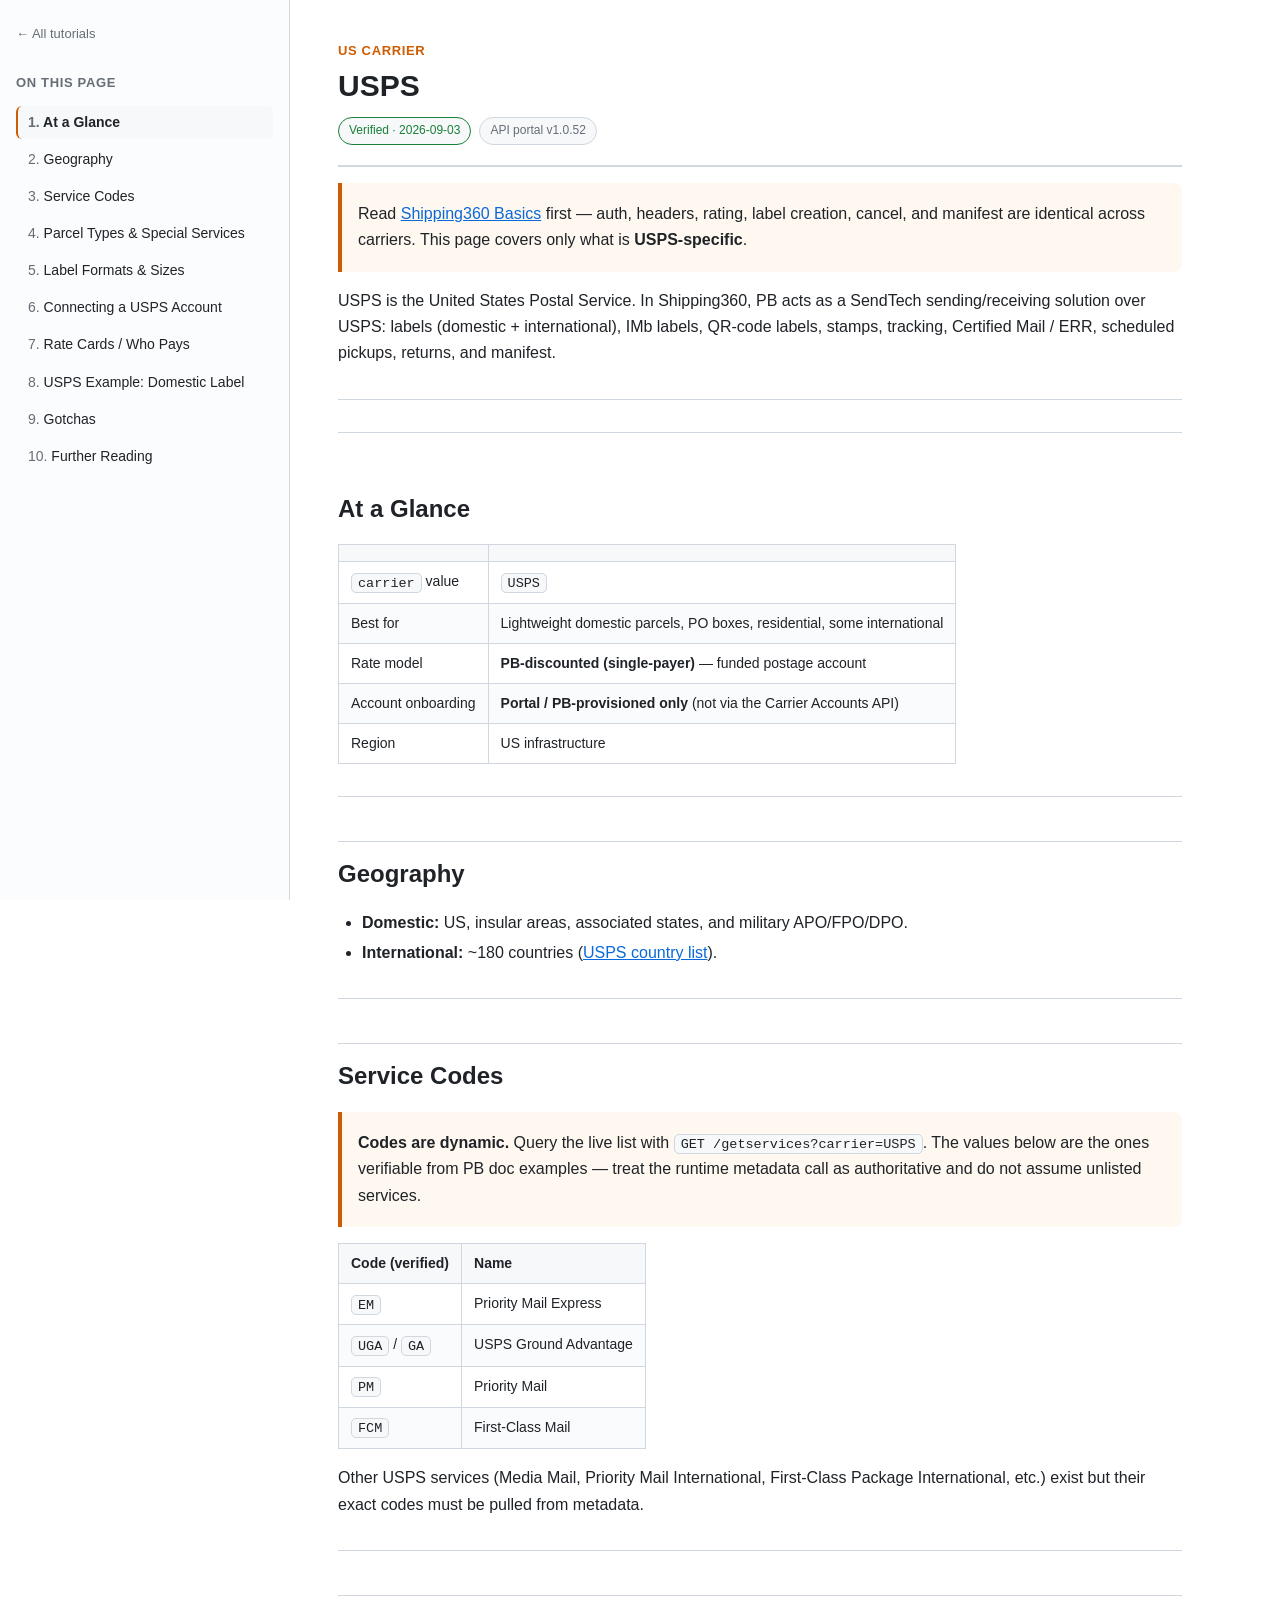
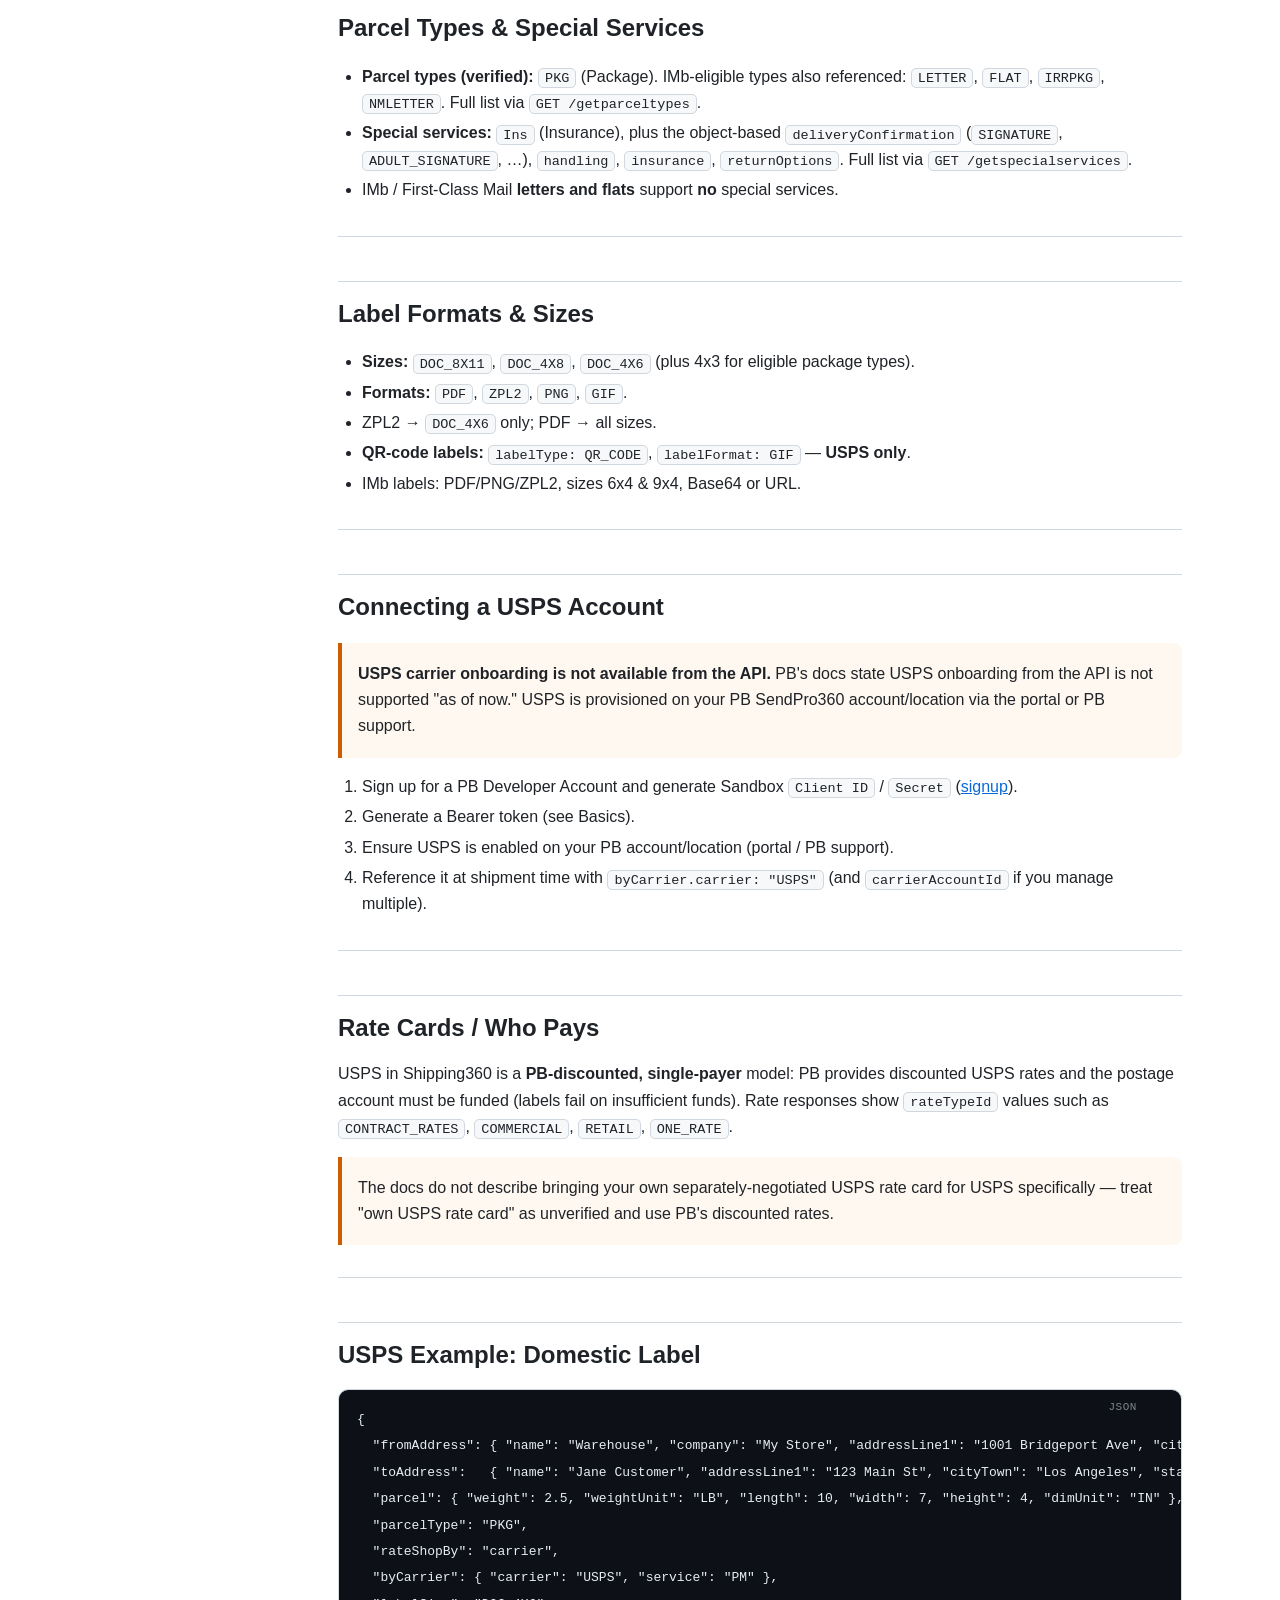
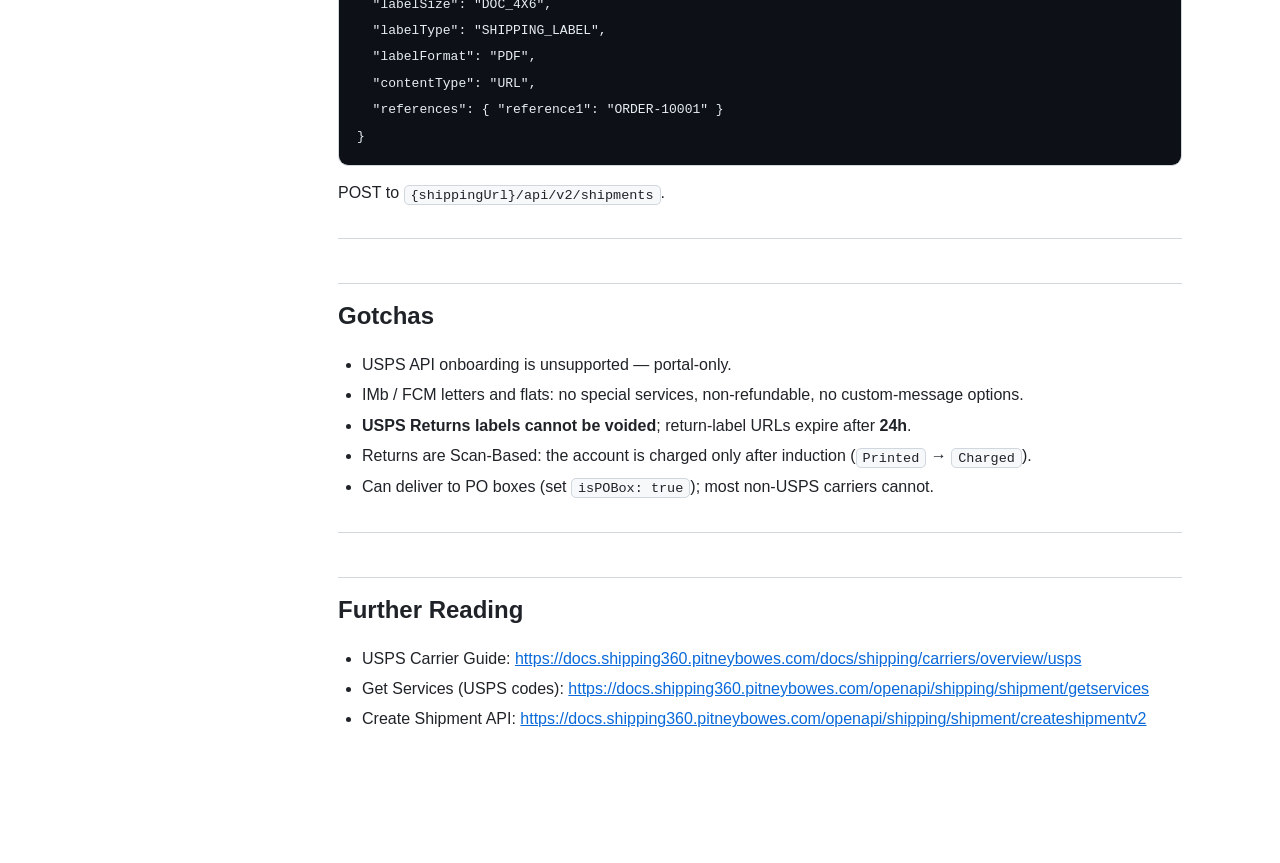
<file: tutorials/usps.html>
<!DOCTYPE html>
<html lang="en">
<head>
<meta charset="UTF-8">
<meta name="viewport" content="width=device-width, initial-scale=1.0">
<title>USPS — Shipping360 Tutorial</title>
<link rel="stylesheet" href="../assets/style.css">
</head>
<body>
<button class="menu-toggle" id="menuToggle" aria-label="Toggle menu">☰ Contents</button>
<div class="layout">
  <nav class="sidebar" id="sidebar">
    <a class="home" href="../index.html">← All tutorials</a>
    <h2>On this page</h2>
    <ol id="toc"></ol>
  </nav>
  <main class="content">
    <header class="hero">
      <div class="kicker">US Carrier</div>
      <h1>USPS</h1>
      <div class="badges">
        <span class="badge green">Verified · 2026-09-03</span>
        <span class="badge">API portal v1.0.52</span>
      </div>
    </header>
    <div id="doc"></div>
  </main>
</div>
<button class="topbtn" id="topbtn" aria-label="Back to top" title="Back to top">↑</button>
<script type="text/markdown" id="source">
# USPS on Shipping360

> Read [Shipping360 Basics](00-basics.html) first — auth, headers, rating, label creation, cancel, and manifest are identical across carriers. This page covers only what is **USPS-specific**.

USPS is the United States Postal Service. In Shipping360, PB acts as a SendTech sending/receiving solution over USPS: labels (domestic + international), IMb labels, QR-code labels, stamps, tracking, Certified Mail / ERR, scheduled pickups, returns, and manifest.

---

## Table of Contents

1. [At a Glance](#at-a-glance)
2. [Geography](#geography)
3. [Service Codes](#service-codes)
4. [Parcel Types & Special Services](#parcel-types--special-services)
5. [Label Formats & Sizes](#label-formats--sizes)
6. [Connecting a USPS Account](#connecting-a-usps-account)
7. [Rate Cards / Who Pays](#rate-cards--who-pays)
8. [USPS Example: Domestic Label](#usps-example-domestic-label)
9. [Gotchas](#gotchas)
10. [Further Reading](#further-reading)

---

## At a Glance

| | |
|---|---|
| `carrier` value | `USPS` |
| Best for | Lightweight domestic parcels, PO boxes, residential, some international |
| Rate model | **PB-discounted (single-payer)** — funded postage account |
| Account onboarding | **Portal / PB-provisioned only** (not via the Carrier Accounts API) |
| Region | US infrastructure |

---

## Geography

- **Domestic:** US, insular areas, associated states, and military APO/FPO/DPO.
- **International:** ~180 countries ([USPS country list](https://pe.usps.com/text/imm/immctry.htm)).

---

## Service Codes

> **Codes are dynamic.** Query the live list with `GET /getservices?carrier=USPS`. The values below are the ones verifiable from PB doc examples — treat the runtime metadata call as authoritative and do not assume unlisted services.

| Code (verified) | Name |
|---|---|
| `EM` | Priority Mail Express |
| `UGA` / `GA` | USPS Ground Advantage |
| `PM` | Priority Mail |
| `FCM` | First-Class Mail |

Other USPS services (Media Mail, Priority Mail International, First-Class Package International, etc.) exist but their exact codes must be pulled from metadata.

---

## Parcel Types & Special Services

- **Parcel types (verified):** `PKG` (Package). IMb-eligible types also referenced: `LETTER`, `FLAT`, `IRRPKG`, `NMLETTER`. Full list via `GET /getparceltypes`.
- **Special services:** `Ins` (Insurance), plus the object-based `deliveryConfirmation` (`SIGNATURE`, `ADULT_SIGNATURE`, …), `handling`, `insurance`, `returnOptions`. Full list via `GET /getspecialservices`.
- IMb / First-Class Mail **letters and flats** support **no** special services.

---

## Label Formats & Sizes

- **Sizes:** `DOC_8X11`, `DOC_4X8`, `DOC_4X6` (plus 4x3 for eligible package types).
- **Formats:** `PDF`, `ZPL2`, `PNG`, `GIF`.
- ZPL2 → `DOC_4X6` only; PDF → all sizes.
- **QR-code labels:** `labelType: QR_CODE`, `labelFormat: GIF` — **USPS only**.
- IMb labels: PDF/PNG/ZPL2, sizes 6x4 & 9x4, Base64 or URL.

---

## Connecting a USPS Account

> **USPS carrier onboarding is not available from the API.** PB's docs state USPS onboarding from the API is not supported "as of now." USPS is provisioned on your PB SendPro360 account/location via the portal or PB support.

1. Sign up for a PB Developer Account and generate Sandbox `Client ID` / `Secret` ([signup](https://sendpro360.pitneybowes.com/developer-signup)).
2. Generate a Bearer token (see Basics).
3. Ensure USPS is enabled on your PB account/location (portal / PB support).
4. Reference it at shipment time with `byCarrier.carrier: "USPS"` (and `carrierAccountId` if you manage multiple).

---

## Rate Cards / Who Pays

USPS in Shipping360 is a **PB-discounted, single-payer** model: PB provides discounted USPS rates and the postage account must be funded (labels fail on insufficient funds). Rate responses show `rateTypeId` values such as `CONTRACT_RATES`, `COMMERCIAL`, `RETAIL`, `ONE_RATE`.

> The docs do not describe bringing your own separately-negotiated USPS rate card for USPS specifically — treat "own USPS rate card" as unverified and use PB's discounted rates.

---

## USPS Example: Domestic Label

```json
{
  "fromAddress": { "name": "Warehouse", "company": "My Store", "addressLine1": "1001 Bridgeport Ave", "cityTown": "Shelton", "stateProvince": "CT", "postalCode": "06484", "countryCode": "US", "phone": "2035551212" },
  "toAddress":   { "name": "Jane Customer", "addressLine1": "123 Main St", "cityTown": "Los Angeles", "stateProvince": "CA", "postalCode": "90001", "countryCode": "US", "phone": "2135551212" },
  "parcel": { "weight": 2.5, "weightUnit": "LB", "length": 10, "width": 7, "height": 4, "dimUnit": "IN" },
  "parcelType": "PKG",
  "rateShopBy": "carrier",
  "byCarrier": { "carrier": "USPS", "service": "PM" },
  "labelSize": "DOC_4X6",
  "labelType": "SHIPPING_LABEL",
  "labelFormat": "PDF",
  "contentType": "URL",
  "references": { "reference1": "ORDER-10001" }
}
```

POST to `{shippingUrl}/api/v2/shipments`.

---

## Gotchas

- USPS API onboarding is unsupported — portal-only.
- IMb / FCM letters and flats: no special services, non-refundable, no custom-message options.
- **USPS Returns labels cannot be voided**; return-label URLs expire after **24h**.
- Returns are Scan-Based: the account is charged only after induction (`Printed` → `Charged`).
- Can deliver to PO boxes (set `isPOBox: true`); most non-USPS carriers cannot.

---

## Further Reading

- USPS Carrier Guide: https://docs.shipping360.pitneybowes.com/docs/shipping/carriers/overview/usps
- Get Services (USPS codes): https://docs.shipping360.pitneybowes.com/openapi/shipping/shipment/getservices
- Create Shipment API: https://docs.shipping360.pitneybowes.com/openapi/shipping/shipment/createshipmentv2

</script>
<script src="../assets/tutorial.js"></script>
</body>
</html>
</file>
<file: assets/style.css>
:root {
  --bg: #ffffff; --fg: #1f2328; --muted: #656d76; --border: #d0d7de;
  --code-bg: #f6f8fa; --pre-bg: #0d1117; --pre-fg: #e6edf3;
  --accent: #cf5c00; --accent2: #1a7f37; --link: #0969da;
  --tbl-head: #f6f8fa; --tbl-alt: #fafbfc; --note-bg: #fff8f0; --note-border: #cf5c00;
  --warn-bg: #fff8e6; --warn-border: #bf8700;
  --sidebar-bg: #fbfcfd; --card-bg: #ffffff;
}
@media (prefers-color-scheme: dark) {
  :root {
    --bg: #0d1117; --fg: #e6edf3; --muted: #8b949e; --border: #30363d;
    --code-bg: #161b22; --pre-bg: #010409; --pre-fg: #e6edf3;
    --accent: #ff8c42; --accent2: #3fb950; --link: #58a6ff;
    --tbl-head: #161b22; --tbl-alt: #12161c; --note-bg: #1c1712; --note-border: #ff8c42;
    --warn-bg: #1c1a10; --warn-border: #d4a72c;
    --sidebar-bg: #0f141a; --card-bg: #12181f;
  }
}
* { box-sizing: border-box; }
html { scroll-behavior: smooth; }
body {
  margin: 0; background: var(--bg); color: var(--fg);
  font: 16px/1.65 -apple-system, BlinkMacSystemFont, "Segoe UI", Helvetica, Arial, sans-serif;
}
a { color: var(--link); }

/* ---------- Index / card grid ---------- */
.idx-wrap { max-width: 1100px; margin: 0 auto; padding: 48px 24px 100px; }
.idx-head { text-align: center; margin-bottom: 8px; }
.idx-head h1 { font-size: 32px; margin: 0 0 8px; }
.idx-head p { color: var(--muted); margin: 4px 0; font-size: 16px; }
.idx-badges { display: flex; gap: 8px; justify-content: center; flex-wrap: wrap; margin: 16px 0 40px; }
.badge { font-size: 12px; padding: 3px 10px; border-radius: 999px; background: var(--code-bg); border: 1px solid var(--border); color: var(--muted); }
.badge.green { color: var(--accent2); border-color: var(--accent2); }
.section-label { font-size: 13px; text-transform: uppercase; letter-spacing: .06em; color: var(--muted); margin: 32px 0 14px; font-weight: 600; }
.card-grid { display: grid; grid-template-columns: repeat(auto-fill, minmax(260px, 1fr)); gap: 16px; }
.card {
  display: block; text-decoration: none; color: inherit; background: var(--card-bg);
  border: 1px solid var(--border); border-radius: 12px; padding: 20px; transition: transform .12s, box-shadow .12s, border-color .12s;
}
.card:hover { transform: translateY(-3px); box-shadow: 0 8px 24px rgba(0,0,0,.10); border-color: var(--accent); }
.card .emoji { font-size: 30px; line-height: 1; }
.card h3 { margin: 12px 0 6px; font-size: 18px; }
.card p { margin: 0; color: var(--muted); font-size: 14px; line-height: 1.5; }
.card .tags { margin-top: 12px; display: flex; gap: 6px; flex-wrap: wrap; }
.card .tag { font-size: 11px; padding: 2px 8px; border-radius: 999px; background: var(--code-bg); border: 1px solid var(--border); color: var(--muted); }
.card.feature { border-color: var(--accent2); }

/* ---------- Tutorial page layout ---------- */
.layout { display: flex; max-width: 1280px; margin: 0 auto; }
.sidebar {
  width: 290px; flex: 0 0 290px; position: sticky; top: 0; height: 100vh;
  overflow-y: auto; padding: 20px 16px; border-right: 1px solid var(--border); background: var(--sidebar-bg);
}
.sidebar .home { display: inline-block; margin-bottom: 16px; font-size: 13px; text-decoration: none; color: var(--muted); }
.sidebar .home:hover { color: var(--accent); }
.sidebar h2 { font-size: 13px; text-transform: uppercase; letter-spacing: .05em; color: var(--muted); margin: 0 0 12px; }
.sidebar ol { list-style: none; margin: 0; padding: 0; counter-reset: toc; }
.sidebar li { counter-increment: toc; }
.sidebar a.toc-link {
  display: block; padding: 5px 10px; border-radius: 6px; color: var(--fg);
  text-decoration: none; font-size: 14px; border-left: 2px solid transparent;
}
.sidebar a.toc-link::before { content: counter(toc) ". "; color: var(--muted); }
.sidebar a.toc-link:hover { background: var(--code-bg); }
.sidebar a.toc-link.active { border-left-color: var(--accent); background: var(--code-bg); font-weight: 600; }

.content { flex: 1 1 auto; min-width: 0; padding: 40px 48px 120px; max-width: 940px; }
header.hero { border-bottom: 2px solid var(--border); padding-bottom: 20px; margin-bottom: 8px; }
header.hero .kicker { color: var(--accent); font-size: 13px; font-weight: 600; text-transform: uppercase; letter-spacing: .05em; }
header.hero h1 { font-size: 30px; margin: 6px 0 8px; line-height: 1.25; }
header.hero .badges { display: flex; gap: 8px; flex-wrap: wrap; margin-top: 12px; }

h2 { font-size: 24px; margin: 44px 0 14px; padding-top: 12px; border-top: 1px solid var(--border); scroll-margin-top: 16px; }
h2:first-of-type { border-top: none; }
h3 { font-size: 18px; margin: 28px 0 10px; scroll-margin-top: 16px; }
h4 { font-size: 15px; margin: 20px 0 8px; color: var(--muted); text-transform: uppercase; letter-spacing: .03em; }
p { margin: 12px 0; }
ul, ol { padding-left: 24px; }
li { margin: 4px 0; }
code { font-family: "SF Mono", ui-monospace, Menlo, Consolas, monospace; font-size: 13.5px; }
p code, li code, td code { background: var(--code-bg); padding: 1.5px 6px; border-radius: 5px; border: 1px solid var(--border); }
pre { background: var(--pre-bg); color: var(--pre-fg); padding: 16px 18px; border-radius: 10px; overflow-x: auto; position: relative; margin: 14px 0; border: 1px solid var(--border); }
pre code { font-size: 13px; line-height: 1.6; background: none; border: none; padding: 0; color: inherit; }
pre .lang { position: absolute; top: 8px; right: 44px; font-size: 11px; color: #7d8590; text-transform: uppercase; letter-spacing: .05em; }
.copy-btn { position: absolute; top: 8px; right: 8px; background: #21262d; color: #c9d1d9; border: 1px solid #30363d; border-radius: 6px; padding: 3px 9px; font-size: 11px; cursor: pointer; opacity: 0; transition: opacity .15s; }
pre:hover .copy-btn { opacity: 1; }
.copy-btn:hover { background: #30363d; }
.copy-btn.done { color: var(--accent2); border-color: var(--accent2); }
table { border-collapse: collapse; width: 100%; margin: 16px 0; font-size: 14px; display: block; overflow-x: auto; }
th, td { border: 1px solid var(--border); padding: 8px 12px; text-align: left; vertical-align: top; }
th { background: var(--tbl-head); font-weight: 600; }
tr:nth-child(even) td { background: var(--tbl-alt); }
blockquote { margin: 16px 0; padding: 12px 16px; background: var(--note-bg); border-left: 4px solid var(--note-border); border-radius: 0 8px 8px 0; }
blockquote p { margin: 6px 0; }
blockquote.warn { background: var(--warn-bg); border-left-color: var(--warn-border); }
hr { border: none; border-top: 1px solid var(--border); margin: 32px 0; }

.topbtn { position: fixed; bottom: 24px; right: 24px; background: var(--accent); color: #fff; border: none; width: 44px; height: 44px; border-radius: 50%; font-size: 18px; cursor: pointer; opacity: 0; transition: opacity .2s; box-shadow: 0 2px 10px rgba(0,0,0,.25); z-index: 50; }
.topbtn.show { opacity: .9; }
.menu-toggle { display: none; }
@media (max-width: 900px) {
  .sidebar { position: fixed; left: 0; top: 0; z-index: 100; transform: translateX(-100%); transition: transform .2s; box-shadow: 2px 0 12px rgba(0,0,0,.2); }
  .sidebar.open { transform: translateX(0); }
  .content { padding: 20px 18px 100px; }
  header.hero h1 { font-size: 24px; }
  .menu-toggle { display: block; position: fixed; top: 12px; left: 12px; z-index: 101; background: var(--accent); color: #fff; border: none; border-radius: 8px; padding: 8px 12px; font-size: 14px; cursor: pointer; }
}
</file>
